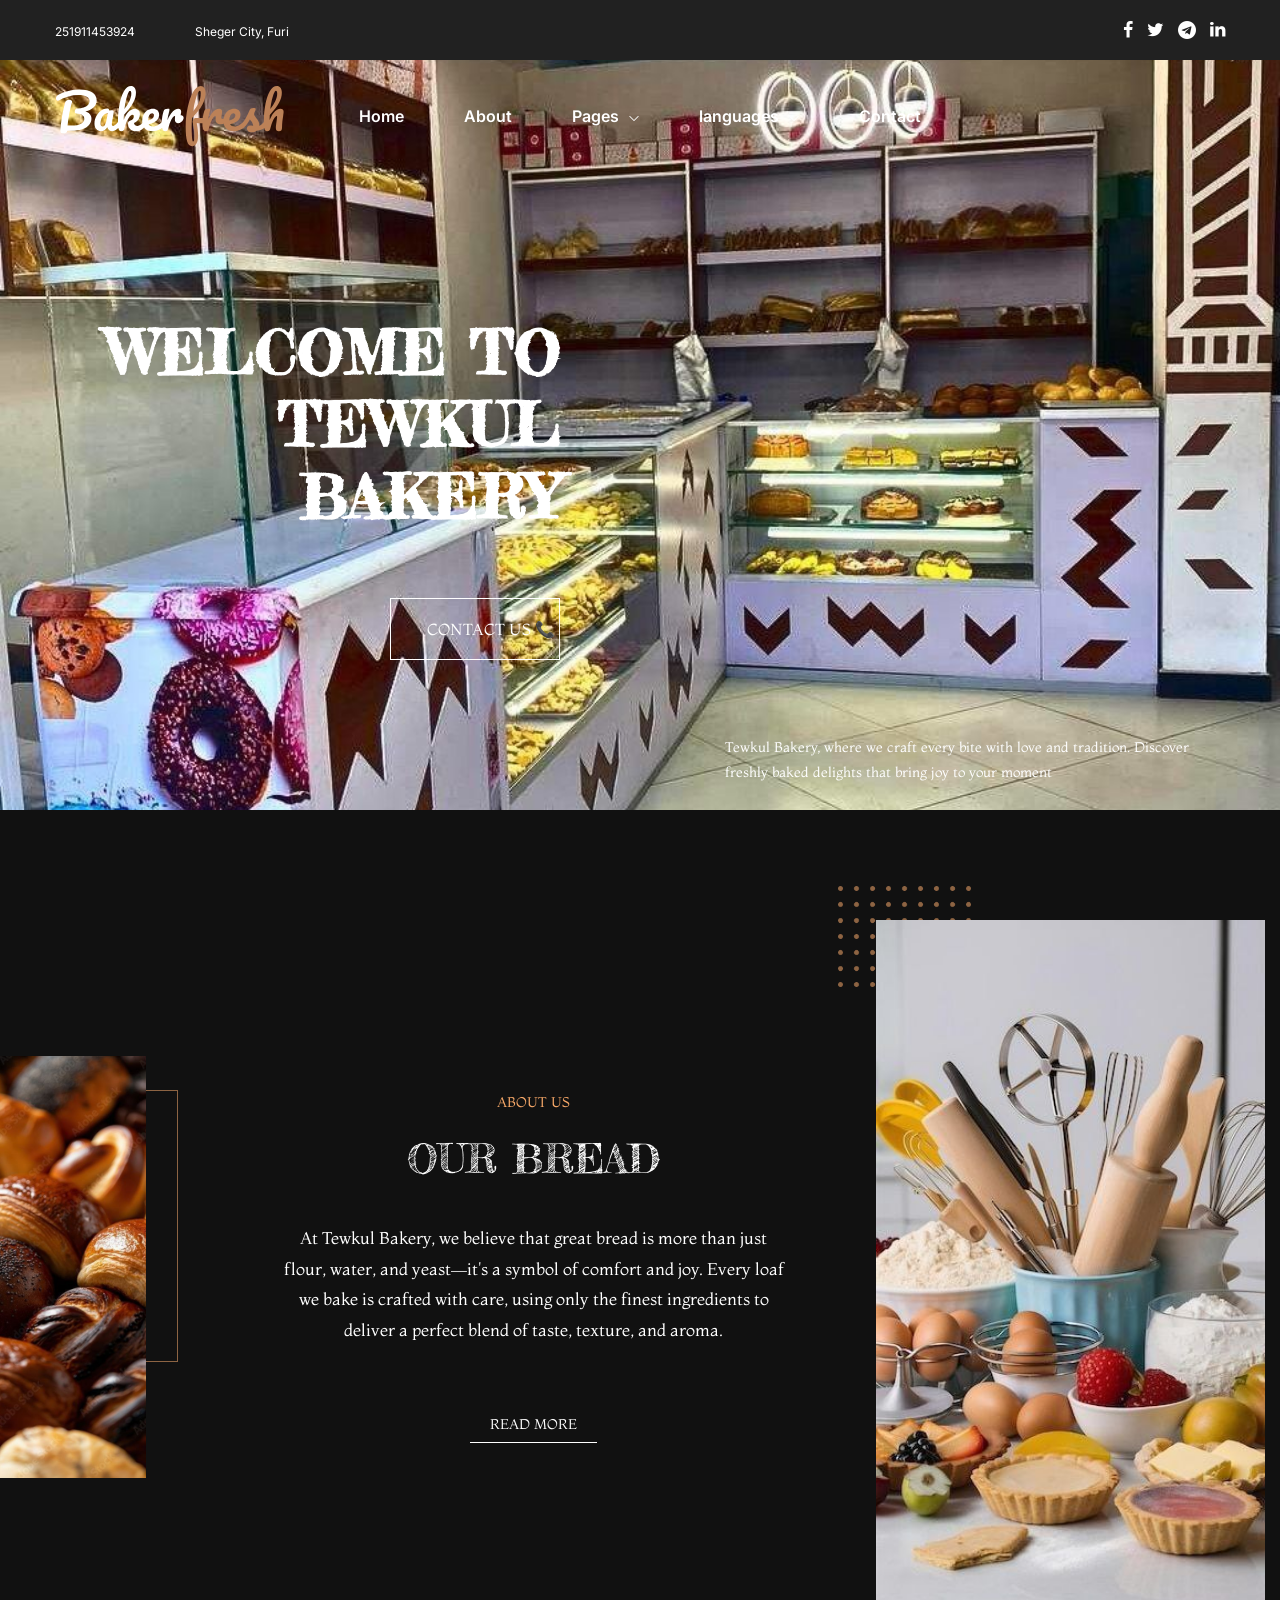
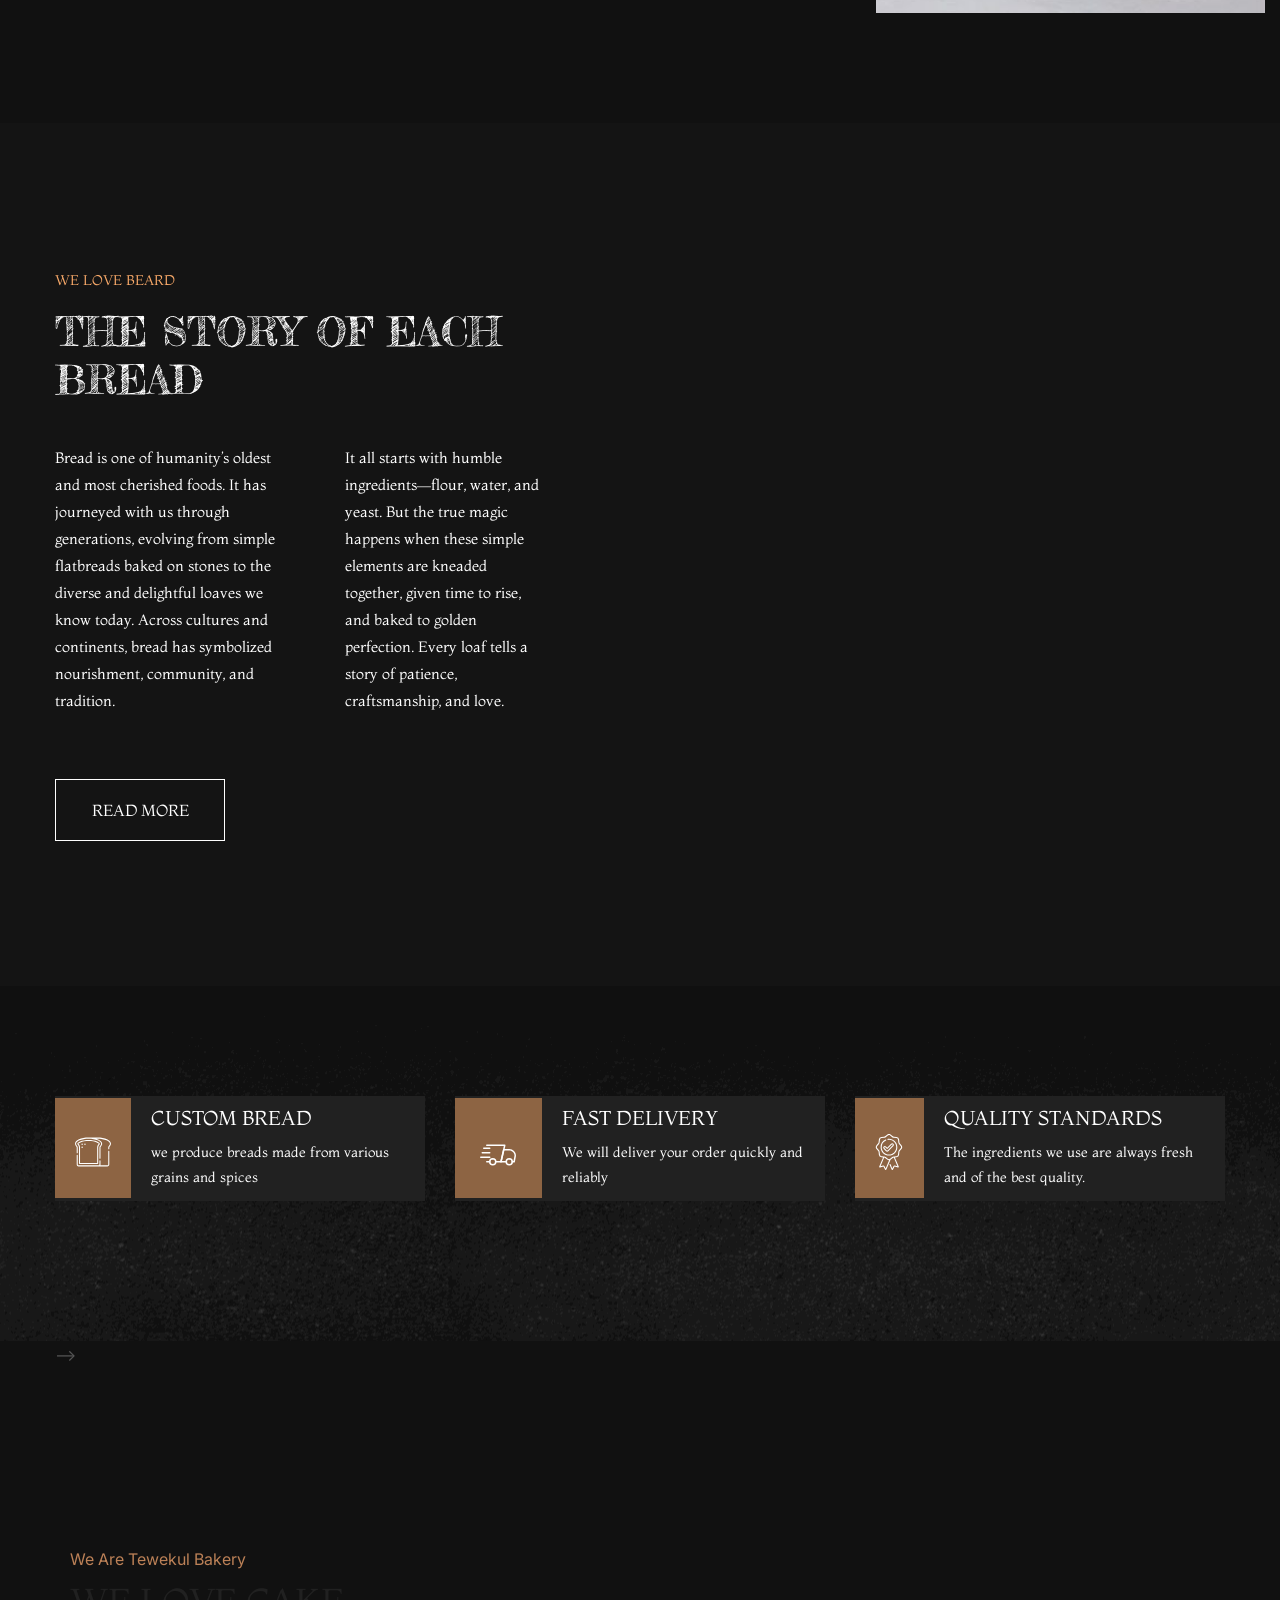
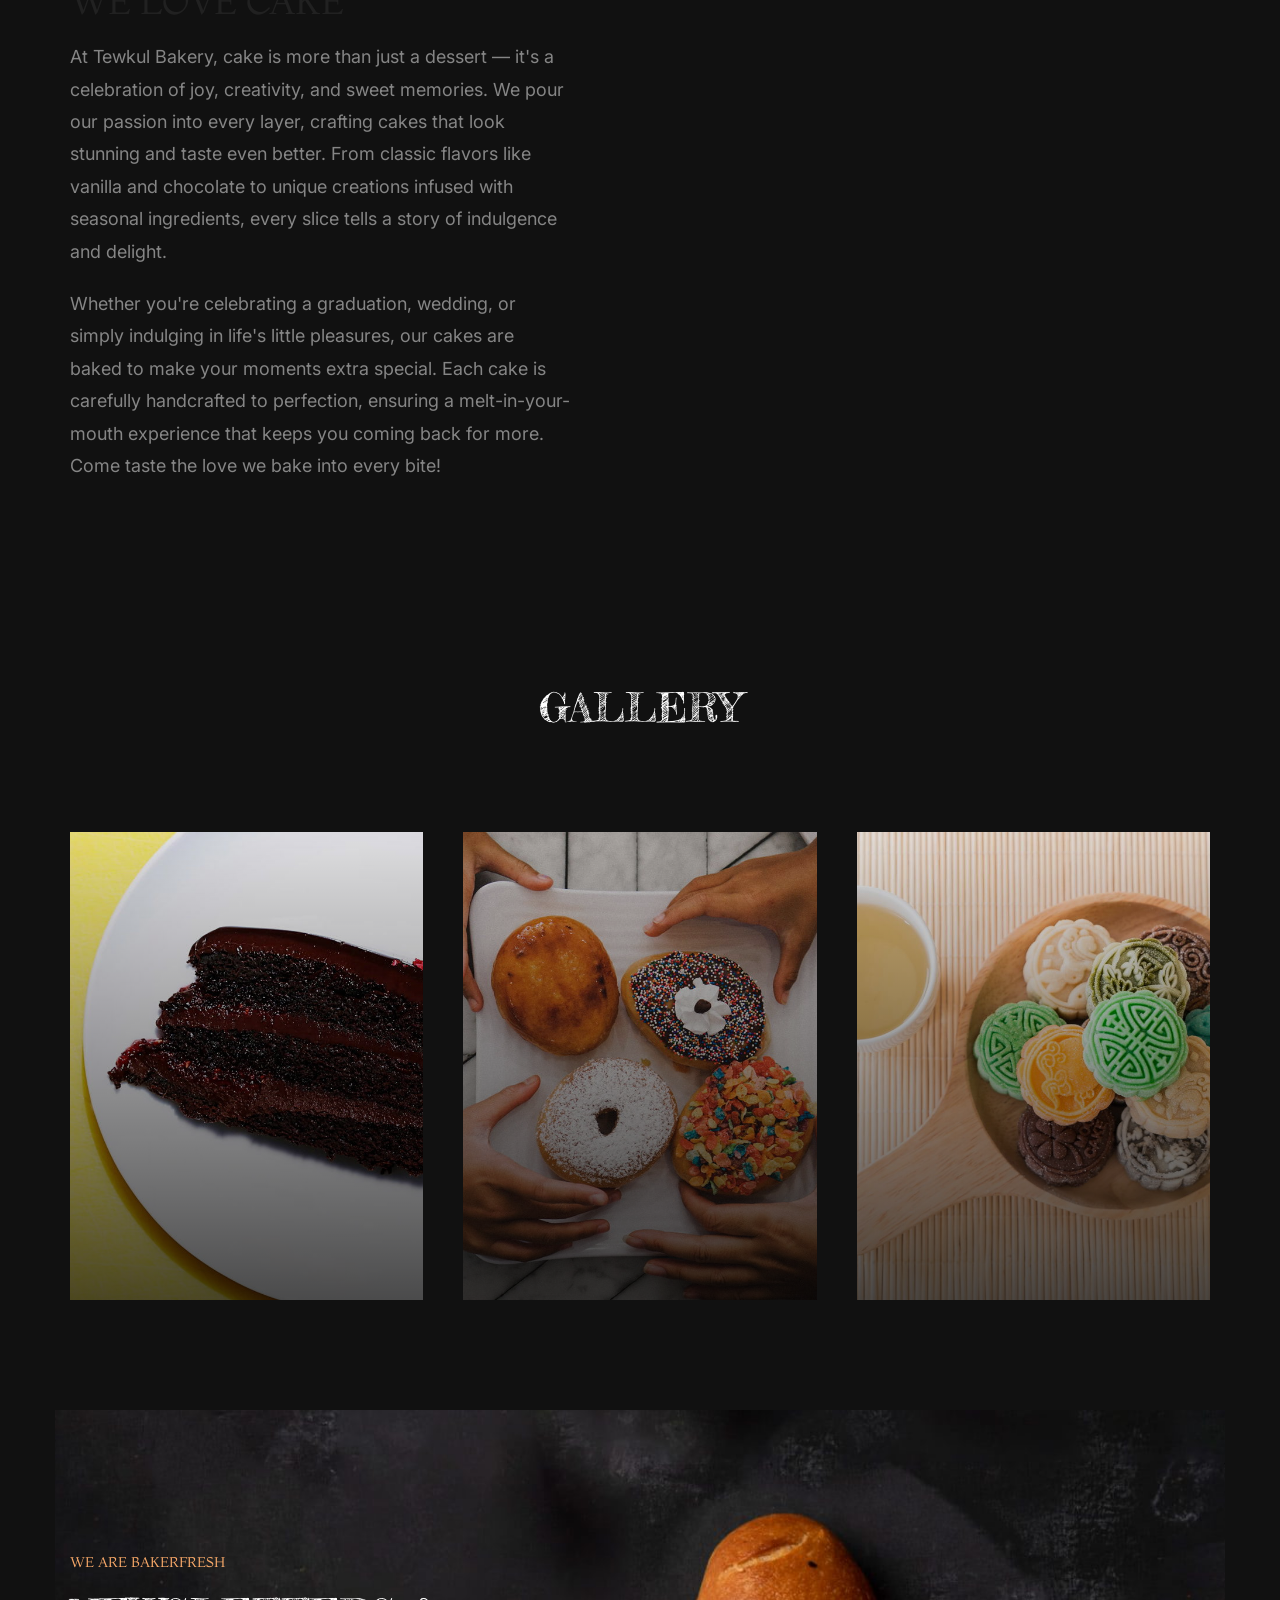
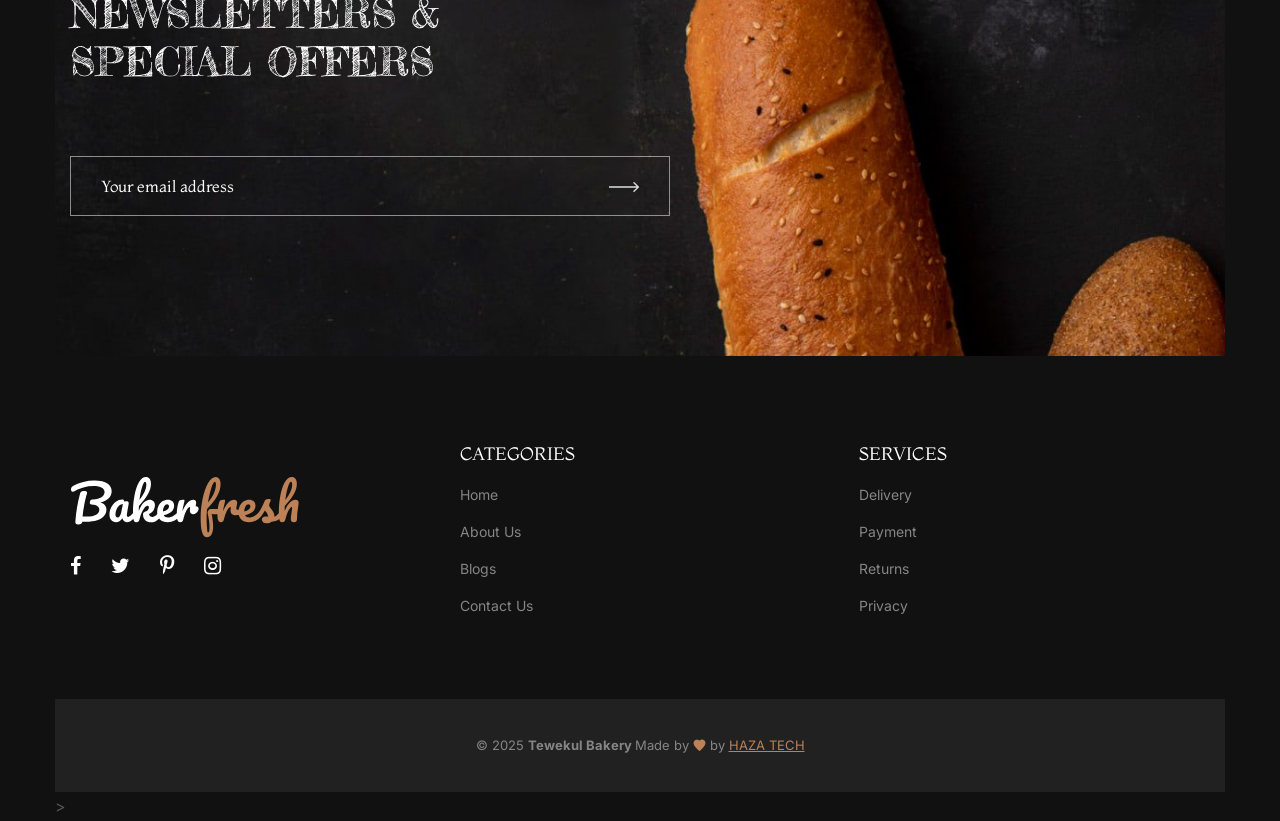
<file: index.html>
<!DOCTYPE html>
<html class="no-js" lang="en">


<head>
    <meta charset="utf-8">
    <meta http-equiv="x-ua-compatible" content="ie=edge">
    <title>Tewekul Bakery</title>
    <meta name="robots" content="noindex, follow" />
    <meta name="description" content="">
    <meta name="viewport" content="width=device-width, initial-scale=1, shrink-to-fit=no">
    <!-- Favicon -->
    <link rel="shortcut icon" type="image/x-icon" href="assets/images/tewkul/favicon.ico">

    <!-- CSS (Font, Vendor, Icon, Plugins & Style CSS files) -->

    <!-- Font CSS -->
    <link rel="preconnect" href="https://fonts.googleapis.com/">
    <link rel="preconnect" href="https://fonts.gstatic.com/" crossorigin>
    <link href="https://fonts.googleapis.com/css2?family=Allura&amp;family=Handlee&amp;family=Inter:wght@300;400;500;600;700&amp;family=Comfortaa:wght@300;400;500;600;700&amp;family=Montaga&amp;family=Pacifico&amp;family=Fredericka+the+Great&amp;family=Playfair+Display:ital,wght@0,400;0,500;0,600;0,700;0,800;0,900;1,400;1,500;1,600;1,700;1,800;1,900&amp;family=Yellowtail&amp;display=swap" rel="stylesheet">

    <!-- Vendor CSS (Bootstrap & Icon Font) -->
    <link rel="stylesheet" href="assets/css/vendor/bootstrap.min.css">
    <link rel="stylesheet" href="assets/css/vendor/lastudioicons.css">
    <link rel="stylesheet" href="assets/css/vendor/dliconoutline.css">

    <!-- Plugins CSS (All Plugins Files) -->
    <link rel="stylesheet" href="assets/css/animate.min.css">
    <link rel="stylesheet" href="assets/css/swiper-bundle.min.css">
    <link rel="stylesheet" href="assets/css/ion.rangeSlider.min.css">
    <link rel="stylesheet" href="assets/css/lightgallery-bundle.min.css">
    <link rel="stylesheet" href="assets/css/magnific-popup.css">

    <!-- Style CSS -->
    <link rel="stylesheet" href="assets/css/style.css">

</head>

<body>

    <div class="header-seven">
        <!-- Header Top Start -->
        <div class="header-seven-top">
            <div class="container">
                <div class="row">
                    <div class="col-12">
                        <div class="header-seven-top-inner">
                            <ul class="header-seven-top-left">
                                <li><a href="+251911453924">251911453924</a></li>
                                <li class="d-none d-sm-block"><a href="contact.html">Sheger City, Furi</a></li>
                            </ul>


                            <div class="header-seven-top__social">
                                <a class="social-item " href="https://www.facebook.com/" target="_blank" rel="noopener"><i class="lastudioicon-b-facebook"></i></a>
                                <a class="social-item" href="https://www.twitter.com/" target="_blank" rel="noopener"><i class="lastudioicon-b-twitter"></i></a>
                                <a class="social-item" href="https://www.youtube.com/" target="_blank" rel="noopener"><i class="lastudioicon-b-telegram"></i></a>
                                <a class="social-item" href="https://www.linkedin.com/" target="_blank" rel="noopener"><i class="lastudioicon-b-linkedin"></i></a>
                            </div>
                        </div>
                    </div>
                </div>
            </div>
        </div>
        <!-- Header Top End -->

        <!-- Header Start -->
        <div class="header-section header-transparent header-sticky">
            <div class="container position-relative">

                <div class="row align-items-center">
                    <div class="col-lg-3 col-xl-3 col-7">
                        <!-- Header Logo Start -->
                        <div class="header-logo">
                            <a href="index.html">
                                <img class="white-logo" src="assets/images/logo-white.svg" width="229" height="62" alt="Logo">
                            </a>
                        </div>
                        <!-- Header Logo End -->
                    </div>
                    <div class="col-lg-7 col-xl-6 d-none d-lg-block">
                        <!-- Header Menu Start -->
                        <div class="header-menu">
                            <ul class="header-primary-menu d-flex justify-content-center">
                                <li><a class="menu-item-link" href="index.html" data-en="Home" data-am="መነሻ"><span>Home</span></a></li>
                               <li><a class="menu-item-link" href="about.html" data-en="About" data-am="ስለ እኛ"><span>About Us</span></a></li>
                                <li><a class="menu-item-link" href="#"  data-en="Pages" data-am="ገፆች"><span>Pages</span></a>
                                    <ul class="sub-menu">
                                        <li><a class="sub-item-link" href="faq.html" data-en="FAQs" data-am="ተደጋጋሚ ጥያቄዋች" ><span>FAQs</span></a></li>
                                        <li><a class="sub-item-link" href="blog.html " data-en="Blogs" data-am="ብሎግ"><span>Blogs</span></a></li>
                                    </ul>
                                </li>
                                <li><a class="menu-item-link" data-en="languages" data-am="ቋንቋ"  href="#"><span>languages</span></a>
                                    <ul class="sub-menu" id="language-switcher">
                                       <li> <a onclick="changeLanguage('en')" class="sub-item-link" data-en="English" data-am="ኢንግሊዘኛ"><span>English</span></a></li>
                                       <li> <a onclick="changeLanguage('am')"class="sub-item-link " data-en="Amharic" data-am="አማርኛ"><span>Amharic</span></a></li>
                                    </ul>
                                <li><a class="menu-item-link" href="contact.html" data-en="Contact" data-am="ያግኙን"><span>Contact</span></a></li>
                            </ul>
                        </div>
                        <!-- Header Menu End -->
                    </div>
                    <div class="col-lg-2 col-xl-3 col-5">
                        <!-- Header Meta Start -->
                        <div class="header-meta">
                            <ul class="header-meta__action d-flex justify-content-end">
                                
                                <li class="d-lg-none">
                                    <button class="action" data-bs-toggle="offcanvas" data-bs-target="#offcanvasMenu"><i class="lastudioicon-menu-8-1"></i></button>
                                </li>
                            </ul>
                        </div>
                        <!-- Header Meta End -->
                    </div>
                </div>

            </div>
        </div>
        <!-- Header End -->

    </div>

    <!-- Search Start  -->
    <div class="search-popup position-fixed top-0 start-0 w-100 h-100 d-flex align-items-center justify-content-center p-6 bg-black bg-opacity-75">
        <div class="search-popup__form position-relative">
            <form action="#">
                <input class="search-popup__field border-0 border-bottom bg-transparent text-white w-100 tra py-3" type="text" placeholder="Search…">
                <button class="search-popup__icon text-white border-0 bg-transparent position-absolute top-50 end-0 translate-middle-y"><i class="lastudioicon-zoom-1"></i></button>
            </form>
        </div>
        <button class="search-popup__close position-absolute top-0 end-0 m-8 p-3 lh-1 border-0 text-white fs-4"><i class="lastudioicon-e-remove"></i></button>
    </div>
    <!-- Search End -->

    <!-- offcanvas Menu Start -->
    <div class="offcanvas offcanvas-end offcanvas-menu bg-secondary" id="offcanvasMenu">
        <div class="offcanvas-header justify-content-end">
            <button type="button" class="btn-close text-white" data-bs-dismiss="offcanvas"><i class="lastudioicon-e-remove"></i></button>
        </div>
        <div class="offcanvas-body">
            <ul class="mobile-primary-menu">
                <li><a class="menu-item-link" href="index.html" data-en="Home" data-am="መነሻ" ><span>Home</span></a></li>
                <li><a class="menu-item-link" href="about.html" data-en="About" data-am="ስለ እኛ"><span>About</span></a></li>
                <li><a class="menu-item-link" data-en="languages" data-am="ቋንቋ"  href="#"><span>languages</span></a>
                    <ul class="sub-menu" id="language-switcher">
                       <li> <a onclick="changeLanguage('en')" class="sub-item-link" data-en="English" data-am="ኢንግሊዘኛ"><span>English</span></a></li>
                       <li> <a onclick="changeLanguage('am')"class="sub-item-link " data-en="Amharic" data-am="አማርኛ"><span>Amharic</span></a></li>
                    </ul></li>
                <li><a class="menu-item-link" href="#" data-en="Pages" data-am="ገፆች"><span>Pages</span></a>
                    <ul class="sub-menu">
                        <li><a class="sub-item-link" href="faq.html" data-en="FAQs" data-am="ተደጋጋሚ ጥያቄዋች"><span>FAQs</span></a></li>
                        <li><a class="sub-item-link" href="blog.html" data-en="Blog" data-am="ብሎግ"><span>Blog</span></a></li>
                        
                    </ul>
                </li>
                
                <li><a class="menu-item-link" href="contact.html" data-en="Contact" data-am="ያግኙን"><span>Contact</span></a></li>
            </ul>
            <ul class="hotline-wrapper offcanvas-hotline">
                <li>
                    <div class="hotline">
                        <i class="lastudioicon lastudioicon-support248"></i>
                        <div class="hotline-content">
                            <span class="hotline-text">Hotline</span>
                            <a class="hotline-link" href="tel:0123456789">251911453924</a>
                        </div>
                    </div>
                </li>
                <li>
                    <div class="hotline">
                        <i class="lastudioicon lastudioicon-pin-check"></i>
                        <div class="hotline-content">
                            <span class="hotline-text" >Store Location</span>
                            <a class="hotline-link" href="#/">Sheger City, Furi</a>
                        </div>
                    </div>
                </li>
            </ul>
        </div>
    </div>
    <!-- offcanvas Menu End -->

 <!-- Slider Section Strat -->
    <div class="slider-section-seven slider-active overflow-hidden">
        <div class="swiper">
            <div class="swiper-wrapper">
                <!-- Single Slider Start -->
                <div class="swiper-slide single-slider-07 animation-style-07 movearea" style="background-image: url(assets/images/tewkul/home.jpg);">
                    <!-- <div class="image movex">
                        <img class="img-center" src="assets/images/slider/slider-7-01.png" alt="Slider-Image">
                    </div> -->
                    <div class="slider-content-07 container">
                        <div class="row align-items-end">
                            <div class="col-12 col-sm-6 text-center text-sm-end pe-lg-16">
                                <h1 style=" font-weight: bold;" class="slider-content-07__title" data-en="Welcome to Tewkul Bakery" data-am="እንኳን ወደ ተውኩል ዳቦ ቤት በደህና መጡ! " >Bread that <br>makes Friends</h1>
                                <a class="slider-content-07__btn btn slider-btn-01" href="contact.html"  data-en="Contact Us 📞" data-am=" ያግኙን 📞">Contact Us 📞</a>
                            </div>
                            <div class="col-12 col-sm-6">
                                <p class="slider-content-07__text"  data-en="Tewkul Bakery, where we craft every bite with love and tradition. Discover freshly baked delights that bring joy to your moment" data-am="ትኩስ እና ጣፋጭ ዳቦዎችን፣ ኬኮች እና ሌሎች የዳቦ መጋገሪያ ምርቶችን እናቀርባለን።  እኛን ይጎብኙን እና ጣፋጭ ምግባችንን ይሞክሩ!" >
                                    ትኩስ እና ጣፋጭ ዳቦዎችን፣ ኬኮች እና ሌሎች የዳቦ መጋገሪያ ምርቶችን እናቀርባለን።  እኛን ይጎብኙን እና ጣፋጭ ምግባችንን ይሞክሩ!
                                    </p>
                            </div>
                            </div>
                    </div>
                </div></div></div></div>
    <!-- About Section Start -->
    <div class="bg-dark-two">
        <div class="container custom-container-two about-two section-padding-03 movearea">
            <div class="about-two_left order-1">
                <img class="about-two_left__image" src="assets/images/tewkul/adobe.jpg" alt="About-Image">
                <span class="about-two_left__border"></span>
            </div>
            <div class="about-two_center order-3 order-md-2">
                <span class="about-two_subtitle" data-en="About Us" data-am="ስለ ተውኩል ዳቦ ቤት">About Us</span>
                <h2 class="about-two_title" data-en="Our Bread" data-am="የጣዕም እና የጥራት ዋስትና!">Our Bread</h2>
                <p class="about-two_text" data-en="At Tewkul Bakery, we believe that great bread is more than just flour, water, and yeast—it's a symbol of comfort and joy. Every loaf we bake is crafted with care, using only the finest ingredients to deliver a perfect blend of taste, texture, and aroma." data-am="በተውኩል ዳቦ ቤት፣ ትኩስ እና ጣፋጭ የዳቦ መጋገሪያ ምርቶችን በተመጣጣኝ ዋጋ ያገኛሉ።  ለቁርስ፣ ለምሳ ወይም ለእራት የሚሆን ጣፋጭ ነገር እየፈለጉ ከሆነ፣ እኛን ይጎብኙን!">At Tewkul Bakery, we believe that great bread is more than just flour, water, and yeast—it's a symbol of comfort and joy. Every loaf we bake is crafted with care, using only the finest ingredients to deliver a perfect blend of taste, texture, and aroma.,</p>
                <a href="about.html" class="about-two_more">Read More</a>
            </div>
            <div class="about-two_right order-2 order-md-3">
                <img src="assets/images/tewkul/egg.jpg" alt="About-Image" class="about-two_right__image">
                <img src="assets/images/shape/shape-06.png" alt="About-Shape" class="about-two_right__shape moveall">
            </div>
        </div>
    </div>
    <!-- About Section End -->

         

    <!-- Story Section Start -->
    <div class="bg-dark-two story-bg" data-bg-image="assets/images/bg/story-bg.jpg">
        <div class="container">
            <div class="row">
                <div class="col-12">
                    <div class="story-bg_inner">
                        <!-- Section Title Strat -->
                        <div class="section-title-07">
                            <span class="section-title-07__subtitle" data-en="We love Beard" data-am="We love Beard">We love Beard</span>
                            <h5 class="section-title-07__title" data-en="the story of each bread" data-am="የዳቦ ታሪክ በአጭሩ">the story of each bread</h5>
                        </div>
                        <!-- Section Title End -->
                        <p class="story-bg_text-one" data-en="Bread is one of humanity’s oldest and most cherished foods. It has journeyed with us through generations, evolving from simple flatbreads baked on stones to the diverse and delightful loaves we know today. Across cultures and continents, bread has symbolized nourishment, community, and tradition." data-am="ዳቦ፣ ከጥንት ጀምሮ የሰው ልጅ ምግብ ውስጥ ዋነኛው አካል ነው።  የዳቦ ታሪክ ከስንዴ እርሻ እና ከእህል መፍጨት ጋር የተያያዘ ነው።  የመጀመሪያዎቹ ዳቦዎች ያልቦካ ሊጥ ነበሩ፣  ውሃ እና ዱቄት ብቻ ተቀላቅለው የሚጋገሩ።  ይሁን እንጂ፣ ከጊዜ በኋላ ሰዎች እርሾን በመጠቀም ዳቦን ማፍላት ጀመሩ፣ ይህም ለዳቦው ለስላሳ እና ቀላል ሸካራነት እንዲኖረው አድርጓል።">Amet minim mollit non deserunt ullamco est sit aliqua dolor do amet sint. Velit officia consequat duis enim velit mollit. Exercitation veniam consequat sunt nostrud amet.</p>
                        <p class="story-bg_text-two" data-en="It all starts with humble ingredients—flour, water, and yeast. But the true magic happens when these simple elements are kneaded together, given time to rise, and baked to golden perfection. Every loaf tells a story of patience, craftsmanship, and love." data-am="ዳቦ በዓለም ዙሪያ ባሉ ባህሎች ውስጥ ትልቅ ቦታ ይይዛል።  በብዙ ባሕሎች፣ ዳቦ የዕለት ተዕለት ምግብ ብቻ ሳይሆን፣  የተለያዩ ሃይማኖታዊ ሥርዓቶችና በዓላት ላይም ይውላል።  ለምሳሌ፣ በኢትዮጵያ፣  እንጀራ  ከዳቦ ጋር የሚመሳሰልና  በተለያዩ ምግቦች የሚቀርብ  ባህላዊ ምግብ ነው።">Amet minim mollit non deserunt ullamco est sit aliqua dolor do amet sint. Velit officia consequat duis enim velit mollit.</p>
                        <a class="slider-content-07__btn btn story-bg_btn" href="about.html" >Read More</a>
                    </div>
                </div>
            </div>
        </div>
    </div>
    <!-- Story Section End -->

    <!-- Call To Action Three Section Start -->
    <div class="bg-dark-two section-padding-03" data-bg-image="assets/images/bg/category-three-bg.png">
        <div class="container">
            <div class="row row-cols-xl-3 row-cols-lg-2 row-cols-md-2 row-cols-1 mb-n30">
                <div class="col mb-30">
                    <!-- Single Call To Actio 03 Start -->
                    <a href="contact.html" class="callto-action-03">
                        <span class="callto-action-03_icon">
                            <svg xmlns="http://www.w3.org/2000/svg" width="63" height="63" fill="none" viewBox="0 0 63 63"><path fill="currentColor" d="M39.206 6.34H23.794C10.45 6.34 0 11.111 0 17.205c0 1.636.732 3.194 2.177 4.634.512.508.806 1.234.806 1.992v9.07a.923.923 0 0 0 1.845 0v-9.07c0-1.246-.492-2.45-1.35-3.301-1.083-1.08-1.632-2.198-1.632-3.325 0-2.233 2.239-4.488 6.144-6.185 4.206-1.829 9.818-2.836 15.804-2.836 5.985 0 11.597 1.007 15.803 2.836 3.905 1.697 6.144 3.952 6.144 6.185 0 1.127-.55 2.246-1.632 3.324-.858.852-1.35 2.056-1.35 3.302v18.644a.923.923 0 1 0 1.846 0V23.832c0-.758.293-1.484.806-1.993 1.444-1.438 2.176-2.997 2.176-4.633 0-3.8-4.063-7.085-10.357-9.021h1.976c5.985 0 11.598 1.007 15.804 2.836 3.905 1.697 6.144 3.952 6.144 6.185 0 1.127-.55 2.246-1.632 3.324-.858.852-1.35 2.056-1.35 3.302v1.995a.923.923 0 0 0 1.845 0v-1.995c0-.758.294-1.484.806-1.993C62.269 20.4 63 18.842 63 17.206c0-6.094-10.451-10.867-23.794-10.867z"></path><path fill="currentColor" d="M59.094 29.224a.923.923 0 0 0-.923.922v23.106c0 .862-.701 1.563-1.563 1.563H44.223c.243-.468.381-1 .381-1.563v-6.457a.923.923 0 1 0-1.846 0v6.457c0 .862-.701 1.563-1.563 1.563H6.392a1.565 1.565 0 0 1-1.564-1.563v-16.03a.923.923 0 1 0-1.846 0v16.03c0 1.88 1.53 3.409 3.41 3.409h50.216c1.88 0 3.41-1.53 3.41-3.409V30.146a.923.923 0 0 0-.924-.922z"></path><path fill="currentColor" d="M7.884 52.683h31.82c.51 0 .923-.413.923-.923V23.831c0-1.808.72-3.562 1.978-4.812.458-.456 1.005-1.14 1.005-1.813 0-1.053-1.504-2.77-4.862-4.23-3.887-1.69-9.338-2.66-14.954-2.66-5.617 0-11.068.97-14.954 2.66-3.36 1.46-4.862 3.176-4.862 4.23 0 .672.546 1.357 1.004 1.812 1.258 1.25 1.979 3.005 1.979 4.813v27.93c0 .509.413.922.923.922zm-1.6-34.973a2.802 2.802 0 0 1-.418-.506c.238-.391 1.208-1.448 3.71-2.536 3.663-1.592 8.845-2.506 14.218-2.506 5.372 0 10.555.914 14.218 2.506 2.501 1.088 3.471 2.145 3.71 2.537a2.805 2.805 0 0 1-.419.505c-1.603 1.594-2.522 3.825-2.522 6.121v27.006H8.806V23.831c0-2.296-.92-4.527-2.522-6.121z"></path><path fill="currentColor" d="M12.483 24.29a1.243 1.243 0 1 0 0-2.485 1.243 1.243 0 0 0 0 2.486zm0-4.971a1.243 1.243 0 1 0 0-2.486 1.243 1.243 0 0 0 0 2.486zm4.971 0a1.243 1.243 0 1 0 0-2.486 1.243 1.243 0 0 0 0 2.486z"></path></svg>
                        </span>
                        <div class="callto-action-03_content">
                            <h6 class="callto-action-03__title" data-en="custom bread" data-am="የትዕዛዝ ዳቦ አቅርቦት">custom bread</h6>
                            <p class="callto-action-03__text" data-en=" we produce breads made from various grains and spices" data-am="ከነጭ ዳቦ እስከ ሙሉ እህል ዳቦ፣ ከተለያዩ የእህል ዓይነቶችና ቅመሞች የተሰሩ ዳቦዎችን እናመርታለን።">Amet minim mollit non deserunt</p>
                        </div>
                    </a>
                    <!-- Single Call To Actio 03 End -->
                </div>
                <div class="col mb-30">
                    <!-- Single Call To Actio 03 Start -->
                    <a href="contact.html" class="callto-action-03">
                        <span class="callto-action-03_icon">
                            <svg xmlns="http://www.w3.org/2000/svg" width="63" height="63" fill="none" viewBox="0 0 63 63"><g fill="currentColor"><path d="M17.063 49.875h-5.25a1.313 1.313 0 0 1 0-2.625h5.25a1.313 1.313 0 0 1 0 2.625zm42.657 0h-3.282a1.313 1.313 0 0 1 0-2.625h2.192l1.77-9.43c-.024-4.824-4.146-8.945-9.212-8.945H42.57L38.394 47.25h7.544a1.313 1.313 0 0 1 0 2.625H36.75a1.313 1.313 0 0 1-1.28-1.602l4.772-21a1.311 1.311 0 0 1 1.28-1.023h9.666c6.513 0 11.813 5.3 11.813 11.812l-1.993 10.742a1.309 1.309 0 0 1-1.289 1.07z"></path><path d="M51.188 55.125a6.57 6.57 0 0 1-6.563-6.563A6.57 6.57 0 0 1 51.188 42a6.57 6.57 0 0 1 6.562 6.562 6.57 6.57 0 0 1-6.563 6.563zm0-10.5a3.942 3.942 0 0 0-3.938 3.937 3.942 3.942 0 0 0 3.938 3.938 3.942 3.942 0 0 0 3.937-3.938 3.942 3.942 0 0 0-3.938-3.937zm-28.875 10.5a6.57 6.57 0 0 1-6.563-6.563A6.57 6.57 0 0 1 22.313 42a6.57 6.57 0 0 1 6.562 6.562 6.57 6.57 0 0 1-6.563 6.563zm0-10.5a3.942 3.942 0 0 0-3.938 3.937 3.942 3.942 0 0 0 3.938 3.938 3.942 3.942 0 0 0 3.937-3.938 3.942 3.942 0 0 0-3.938-3.937zm-5.25-18.375h-10.5a1.313 1.313 0 0 1 0-2.625h10.5a1.313 1.313 0 0 1 0 2.625zm0 7.875H3.938a1.313 1.313 0 0 1 0-2.625h13.124a1.313 1.313 0 0 1 0 2.625zm0 7.875H1.313a1.313 1.313 0 0 1 0-2.625h15.75a1.313 1.313 0 0 1 0 2.625z"></path><path d="M36.75 49.875h-9.188a1.313 1.313 0 0 1 0-2.625h8.14L41.668 21H11.812a1.313 1.313 0 0 1 0-2.625h31.5a1.313 1.313 0 0 1 1.282 1.601L38.03 48.851a1.314 1.314 0 0 1-1.281 1.024z"></path></g></svg>
                        </span>
                        <div class="callto-action-03_content">
                            <h6 class="callto-action-03__title" data-en="Fast Delivery" data-am=" ፈጣን እና አስተማማኝ አገልግሎት"> Delivery</h6>
                            <p class="callto-action-03__text" data-en=" We will deliver your order quickly and reliably" data-am=" ትዕዛዝዎን በፍጥነት እና በአስተማማኝ ሁኔታ እናደርሳለን">Amet minim mollit non deserunt</p>
                        </div>
                    </a>
                    <!-- Single Call To Actio 03 End -->
                </div>
                <div class="col mb-30">
                    <!-- Single Call To Actio 03 Start -->
                    <a href="contact.html" class="callto-action-03">
                        <span class="callto-action-03_icon">
                            <svg xmlns="http://www.w3.org/2000/svg" width="63" height="63" fill="none" viewBox="0 0 63 63"><g fill="currentColor"><path d="M53.298 19.762l-2.958-3.588a3.175 3.175 0 0 1-.714-1.724l-.446-4.629a5.068 5.068 0 0 0-4.55-4.55L40 4.824a3.181 3.181 0 0 1-1.724-.714l-3.588-2.958a5.068 5.068 0 0 0-6.436 0L24.665 4.11a3.178 3.178 0 0 1-1.724.714l-4.629.445a5.069 5.069 0 0 0-4.55 4.551l-.446 4.63a3.182 3.182 0 0 1-.714 1.723l-2.958 3.588a5.068 5.068 0 0 0 0 6.436l2.958 3.588c.406.493.653 1.089.714 1.724l.445 4.63a5.069 5.069 0 0 0 4.551 4.55l2.83.272-6.723 16.065c-.182.438-.1.93.215 1.285.315.354.793.494 1.248.365l5.832-1.647a.053.053 0 0 1 .062.025l2.92 5.31a1.214 1.214 0 0 0 1.135.633 1.22 1.22 0 0 0 1.068-.75l7.098-16.962c.24-.138.472-.297.692-.478l3.589-2.958a3.173 3.173 0 0 1 1.578-.695l6.429 15.361-4.55-1.284a1.915 1.915 0 0 0-2.205.922l-2.278 4.142-3.018-7.212a.934.934 0 0 0-1.723.72l3.535 8.45c.185.435.593.72 1.066.744l.064.002c.447 0 .853-.239 1.07-.634l2.92-5.31a.054.054 0 0 1 .062-.026l5.832 1.647c.456.129.934-.011 1.249-.365.314-.355.397-.847.214-1.286L41.8 40.962l2.83-.273a5.068 5.068 0 0 0 4.55-4.55l.446-4.63c.06-.634.308-1.23.714-1.723l2.958-3.588a5.067 5.067 0 0 0 0-6.436zM25.69 60.296l-2.279-4.143a1.914 1.914 0 0 0-2.205-.921l-4.549 1.284 6.428-15.36a3.172 3.172 0 0 1 1.579.693l3.588 2.959a5.05 5.05 0 0 0 3.439 1.147L25.69 60.296zM51.856 25.01l-2.958 3.588a5.038 5.038 0 0 0-1.132 2.733l-.446 4.629a3.196 3.196 0 0 1-2.87 2.87l-4.066.392a.56.56 0 0 0-.048.004l-.515.05a5.04 5.04 0 0 0-2.733 1.132L33.5 43.366a3.196 3.196 0 0 1-4.059 0l-3.588-2.958a5.036 5.036 0 0 0-2.733-1.132l-.518-.05a.618.618 0 0 0-.042-.004l-4.07-.392a3.196 3.196 0 0 1-2.87-2.87l-.445-4.629a5.037 5.037 0 0 0-1.132-2.733l-2.958-3.588a3.196 3.196 0 0 1 0-4.06l2.958-3.588a5.037 5.037 0 0 0 1.132-2.733l.446-4.63a3.196 3.196 0 0 1 2.87-2.869l4.629-.446a5.04 5.04 0 0 0 2.733-1.132l3.588-2.957a3.186 3.186 0 0 1 2.03-.728c.72 0 1.44.243 2.029.728l3.588 2.957a5.037 5.037 0 0 0 2.733 1.132l4.63.446A3.196 3.196 0 0 1 47.32 10l.445 4.63a5.038 5.038 0 0 0 1.132 2.732l2.958 3.589a3.197 3.197 0 0 1 0 4.059z"></path><path d="M31.47 8.387c-.624 0-1.252.04-1.867.118a.934.934 0 0 0 .237 1.853 12.858 12.858 0 0 1 1.63-.103c7.017 0 12.726 5.709 12.726 12.726 0 7.017-5.71 12.725-12.726 12.725-7.017 0-12.726-5.709-12.726-12.726a12.75 12.75 0 0 1 7.519-11.615.934.934 0 1 0-.766-1.704 14.622 14.622 0 0 0-8.621 13.32c0 8.047 6.547 14.593 14.594 14.593s14.594-6.546 14.594-14.594c0-8.047-6.547-14.593-14.594-14.593z"></path><path d="M22.193 21.898a2.86 2.86 0 0 0 0 4.04l4.08 4.08a2.84 2.84 0 0 0 2.02.837 2.84 2.84 0 0 0 2.02-.837l8.907-8.907a2.86 2.86 0 0 0 0-4.04 2.86 2.86 0 0 0-4.04 0l-6.887 6.887-2.06-2.06a2.86 2.86 0 0 0-4.04 0zm6.1 4.316a.934.934 0 0 0 .66-.274l7.548-7.548A.99.99 0 0 1 37.9 19.79l-8.907 8.907a.982.982 0 0 1-.699.29.982.982 0 0 1-.699-.29l-4.08-4.08a.99.99 0 0 1 .699-1.687.98.98 0 0 1 .698.289l2.721 2.72a.935.935 0 0 0 .661.275z"></path></g></svg>
                        </span>
                        <div class="callto-action-03_content">
                            <h6 class="callto-action-03__title" data-en="Quality Standards" data-am=" የጥራት ደረጃዎች">Quality Standards</h6>
                            <p class="callto-action-03__text" data-en="The ingredients we use are always fresh and of the best quality." data-am=" የምንጠቀማቸው ግብዓቶች ሁልጊዜ ትኩስ እና ምርጥ ጥራት ያላቸው ናቸው።">Amet minim mollit non deserunt</p>
                        </div>
                    </a>
                    <!-- Single Call To Actio 03 End -->
                </div>
                <div class="col mb-30">
                   
                </div>
                <div class="col mb-30">
                    
                </div>
                <div class="col mb-30">
                    
                </div>
            </div>
        </div>
    </div>
    <!-- Call To Action Three Section End -->

    <!-- Product Section End -->
    <div class="bg-dark-two">

        <div class="container">
            <div class="row">
                <div class="col-12">
                    <!-- Section Title Strat -->
                    <!-- <div class="section-title-07 text-center">
                        <span class="section-title-07__subtitle" data-en="Our Menu" data-am="Our Menu">Our Menu</span>
                        <h5 class="section-title-07__title" data-en="What we have" data-am="What we have">What we have</h5>
                    </div> -->
                    <!-- Section Title End -->
                </div>
            </div>

            <!-- Product Tab Menu Strat -->
            <!-- <div class="product-tab-menu-two">
                <ul class="nav justify-content-center">
                    <li><button class="active" data-bs-toggle="tab" data-bs-target="#tab1" data-en="All" data-am="ሁሉም">Baguette</button></li>
                    <li><button data-bs-toggle="tab" data-bs-target="#tab2" data-en="Bread" data-am="ዳቦ">Breadstick</button></li>
                    <li><button data-bs-toggle="tab" data-bs-target="#tab3" data-en="Cake" data-am="ኬክ">Chillex</button></li>
                    <li><button data-bs-toggle="tab" data-bs-target="#tab4" data-en="Cookies" data-am="ኩኪስ">Pumpernickel</button></li>
                </ul>
            </div> -->
            <!-- Product Tab Menu End -->

            <!-- <div class="tab-content">
                <div class="tab-pane fade show active" id="tab1">
                    <div class="row row-cols-xl-4 row-cols-lg-3 row-cols-sm-2 row-cols-1">
                        <div class="col mb-60"> -->
                            <!-- Product Item Start -->
                            <!-- <div class="product-item product-item-08 text-center">
                                <div class="product-item__image" data-bg-image="assets/images/product/product-8-bg.png">
                                    <a class="item-img">
                                        <img src="assets/images/product/product-8-1.png" alt="Product">
                                    </a>
                            
                                </div>
                                <div class="product-item__content">
                                    <h5 class="product-item__title"><a href="single-product.html" data-en="Home" data-am="መነሻ">Sesame Buns</a></h5>
                                    <span class="product-item__price">$4.99</span>
                                </div>
                            </div> -->
                            <!-- Product Item End -->
                        <!-- </div>
                        <div class="col mb-60"> -->
                            <!-- Product Item Start -->
                            <!-- <div class="product-item product-item-08 text-center">
                                <div class="product-item__image" data-bg-image="assets/images/product/product-8-bg.png">
                                    <a class="item-img" href="single-product.html">
                                        <img src="assets/images/product/product-8-2.png" alt="Product">
                                    </a>
                
                                </div>
                                <div class="product-item__content">
                                    <h5 class="product-item__title"><a href="single-product.html" data-en="Home" data-am="መነሻ">French Bagel</a></h5>
                                    <span class="product-item__price">$3.40</span>
                                </div>
                            </div> -->
                            <!-- Product Item End -->
                        <!-- </div>
                        <div class="col mb-60"> -->
                            <!-- Product Item Start -->
                            <!-- <div class="product-item product-item-08 text-center">
                                <div class="product-item__image" data-bg-image="assets/images/product/product-8-bg.png">
                                    <a class="item-img" href="single-product.html">
                                        <img src="assets/images/product/product-8-3.png" alt="Product">
                                    </a>
                                   
                                </div>
                                <div class="product-item__content">
                                    <h5 class="product-item__title"><a href="single-product.html" data-en="Home" data-am="መነሻ">Square Bun</a></h5>
                                    <span class="product-item__price">$44.40</span>
                                </div>
                            </div> -->
                            <!-- Product Item End -->
                        <!-- </div>
                        <div class="col mb-60"> -->
                            <!-- Product Item Start -->
                            <!-- <div class="product-item product-item-08 text-center">
                                <div class="product-item__image" data-bg-image="assets/images/product/product-8-bg.png">
                                    <a class="item-img" href="single-product.html">
                                        <img src="assets/images/product/product-8-4.png" alt="Product">
                                    </a>
                                    
                                </div>
                                <div class="product-item__content">
                                    <h5 class="product-item__title"><a href="single-product.html" data-en="Home" data-am="መነሻ">Crunchy Loaf</a></h5>
                                    <span class="product-item__price">$56.40</span>
                                </div>
                            </div> -->
                            <!-- Product Item End -->
                        <!-- </div>
                        <div class="col mb-60"> -->
                            <!-- Product Item Start -->
                            <!-- <div class="product-item product-item-08 text-center">
                                <div class="product-item__image" data-bg-image="assets/images/product/product-8-bg.png">
                                    <a class="item-img" href="single-product.html">
                                        <img src="assets/images/product/product-8-5.png" alt="Product">
                                    </a>
                                    
                                </div>
                                <div class="product-item__content">
                                    <h5 class="product-item__title"><a href="single-product.html" data-en="Home" data-am="መነሻ">Rye Bread</a></h5>
                                    <span class="product-item__price">$33.50</span>
                                </div>
                            </div> -->
                            <!-- Product Item End -->
                        <!-- </div>
                        <div class="col mb-60"> -->
                            <!-- Product Item Start -->
                            <!-- <div class="product-item product-item-08 text-center">
                                <div class="product-item__image" data-bg-image="assets/images/product/product-8-bg.png">
                                    <a class="item-img" href="single-product.html">
                                        <img src="assets/images/product/product-8-6.png" alt="Product">
                                    </a>
                                    
                                </div>
                                <div class="product-item__content">
                                    <h5 class="product-item__title"><a href="single-product.html" data-en="Home" data-am="መነሻ">Poppy Bagel</a></h5>
                                    <span class="product-item__price">$10.30</span>
                                </div>
                            </div> -->
                            <!-- Product Item End -->
                        <!-- </div>
                        <div class="col mb-60"> -->
                            <!-- Product Item Start -->
                            <!-- <div class="product-item product-item-08 text-center">
                                <div class="product-item__image" data-bg-image="assets/images/product/product-8-bg.png">
                                    <a class="item-img" href="single-product.html">
                                        <img src="assets/images/product/product-8-7.png" alt="Product">
                                    </a>
                                    
                                </div>
                                <div class="product-item__content">
                                    <h5 class="product-item__title"><a href="single-product.html" data-en="Home" data-am="መነሻ">Baguette Bread</a></h5>
                                    <span class="product-item__price">$12.25</span>
                                </div>
                            </div> -->
                            <!-- Product Item End -->
                        <!-- </div>
                        <div class="col mb-60"> -->
                            <!-- Product Item Start -->
                            <!-- <div class="product-item product-item-08 text-center">
                                <div class="product-item__image" data-bg-image="assets/images/product/product-8-bg.png">
                                    <a class="item-img" href="single-product.html">
                                        <img src="assets/images/product/product-8-8.png" alt="Product">
                                    </a>
                                   
                                </div>
                                <div class="product-item__content">
                                    <h5 class="product-item__title"><a href="single-product.html" data-en="Home" data-am="መነሻ">French Bun</a></h5>
                                    <span class="product-item__price">$16.42</span>
                                </div>
                            </div> -->
                            <!-- Product Item End -->
                        <!-- </div>
                    </div>
                    <div class="row">
                        <div class="col-12 text-center">
                            <a href="shop.html" class="more-btn_two" data-en="Home" data-am="መነሻ">All Bread</a>
                        </div>
                    </div>
                </div>
                <div class="tab-pane fade" id="tab2">
                    <div class="row row-cols-xl-4 row-cols-lg-3 row-cols-sm-2 row-cols-1">
                        <div class="col mb-60"> -->
                            <!-- Product Item Start -->
                            <!-- <div class="product-item product-item-08 text-center">
                                <div class="product-item__image" data-bg-image="assets/images/product/product-8-bg.png">
                                    <a class="item-img" href="single-product.html">
                                        <img src="assets/images/product/product-8-1.png" alt="Product">
                                    </a>
                                
                                </div>
                                <div class="product-item__content">
                                    <h5 class="product-item__title"><a href="single-product.html" data-en="Home" data-am="መነሻ">Sesame Buns</a></h5>
                                    <span class="product-item__price">$4.99</span>
                                </div>
                            </div> -->
                            <!-- Product Item End -->
                        <!-- </div>
                        <div class="col mb-60"> -->
                            <!-- Product Item Start -->
                            <!-- <div class="product-item product-item-08 text-center">
                                <div class="product-item__image" data-bg-image="assets/images/product/product-8-bg.png">
                                    <a class="item-img" href="single-product.html">
                                        <img src="assets/images/product/product-8-4.png" alt="Product">
                                    </a>
                                    
                                </div>
                                <div class="product-item__content">
                                    <h5 class="product-item__title"><a href="single-product.html" data-en="Home" data-am="መነሻ" data-en="Home" data-am="መነሻ">Crunchy Loaf</a></h5>
                                    <span class="product-item__price">$56.40</span>
                                </div>
                            </div> -->
                            <!-- Product Item End -->
                        <!-- </div>
                        <div class="col mb-60"> -->
                            <!-- Product Item Start -->
                            <!-- <div class="product-item product-item-08 text-center">
                                <div class="product-item__image" data-bg-image="assets/images/product/product-8-bg.png">
                                    <a class="item-img" href="single-product.html">
                                        <img src="assets/images/product/product-8-2.png" alt="Product">
                                    </a> -->
                                    
                                <!-- </div>
                                <div class="product-item__content">
                                    <h5 class="product-item__title"><a href="single-product.html" data-en="Home" data-am="መነሻ">French Bagel</a></h5>
                                    <span class="product-item__price">$3.40</span>
                                </div>
                            </div> -->
                            <!-- Product Item End -->
                        <!-- </div>
                        <div class="col mb-60"> -->
                            <!-- Product Item Start -->
                            <!-- <div class="product-item product-item-08 text-center">
                                <div class="product-item__image" data-bg-image="assets/images/product/product-8-bg.png">
                                    <a class="item-img" href="single-product.html">
                                        <img src="assets/images/product/product-8-3.png" alt="Product">
                                    </a>
                                    
                                </div>
                                <div class="product-item__content">
                                    <h5 class="product-item__title"><a href="single-product.html" data-en="Home" data-am="መነሻ">Square Bun</a></h5>
                                    <span class="product-item__price">$44.40</span>
                                </div>
                            </div> -->
                            <!-- Product Item End -->
                        <!-- </div>
                        <div class="col mb-60"> -->
                            <!-- Product Item Start
                            <div class="product-item product-item-08 text-center">
                                <div class="product-item__image" data-bg-image="assets/images/product/product-8-bg.png">
                                    <a class="item-img" href="single-product.html">
                                        <img src="assets/images/product/product-8-5.png" alt="Product">
                                    </a>
                                    
                                </div>
                                <div class="product-item__content">
                                    <h5 class="product-item__title"><a href="single-product.html" data-en="Home" data-am="መነሻ">Rye Bread</a></h5>
                                    <span class="product-item__price">$33.50</span>
                                </div>
                            </div> -->
                            <!-- Product Item End -->
                        <!-- </div>
                        <div class="col mb-60"> -->
                            <!-- Product Item Start -->
                            <!-- <div class="product-item product-item-08 text-center">
                                <div class="product-item__image" data-bg-image="assets/images/product/product-8-bg.png">
                                    <a class="item-img" href="single-product.html">
                                        <img src="assets/images/product/product-8-7.png" alt="Product">
                                    </a>
                                    
                                </div>
                                <div class="product-item__content">
                                    <h5 class="product-item__title"><a href="single-product.html" data-en="Home" data-am="መነሻ">Baguette Bread</a></h5>
                                    <span class="product-item__price">$12.25</span>
                                </div>
                            </div> -->
                            <!-- Product Item End -->
                        <!-- </div>
                        <div class="col mb-60"> -->
                            <!-- Product Item Start -->
                            <!-- <div class="product-item product-item-08 text-center">
                                <div class="product-item__image" data-bg-image="assets/images/product/product-8-bg.png">
                                    <a class="item-img" href="single-product.html">
                                        <img src="assets/images/product/product-8-6.png" alt="Product">
                                    </a>
                                    
                                </div>
                                <div class="product-item__content">
                                    <h5 class="product-item__title"><a href="single-product.html" data-en="Home" data-am="መነሻ">Poppy Bagel</a></h5>
                                    <span class="product-item__price">$10.30</span>
                                </div>
                            </div> -->
                            <!-- Product Item End -->
                        <!-- </div>
                        <div class="col mb-60"> -->
                            <!-- Product Item Start -->
                            <!-- <div class="product-item product-item-08 text-center">
                                <div class="product-item__image" data-bg-image="assets/images/product/product-8-bg.png">
                                    <a class="item-img" href="single-product.html">
                                        <img src="assets/images/product/product-8-8.png" alt="Product">
                                    </a>
                                    <ul class="product-item__meta meta-middle">
                                        <li class="product-item__meta-round">
                                            <a class="shadow-1 labtn-icon-quickview" href="#" data-bs-tooltip="tooltip" data-bs-placement="top" title="Quick View" data-bs-toggle="modal" data-bs-target="#exampleProductModal"></a>
                                        </li>
                                        <li class="product-item__meta-round">
                                            <a class="shadow-1 labtn-icon-cart" href="#" data-bs-tooltip="tooltip" data-bs-placement="top" title="Add to Cart" data-bs-toggle="modal" data-bs-target="#modalCart"></a>
                                        </li>
                                        <li class="product-item__meta-round">
                                            <a class="shadow-1 labtn-icon-wishlist" href="#" data-bs-tooltip="tooltip" data-bs-placement="top" title="Add to wishlist" data-bs-toggle="modal" data-bs-target="#modalWishlist"></a>
                                        </li>
                                        <li class="product-item__meta-round">
                                            <a class="shadow-1 labtn-icon-compare" href="#" data-bs-tooltip="tooltip" data-bs-placement="top" title="Add to compare" data-bs-toggle="modal" data-bs-target="#modalCompare"></a>
                                        </li>
                                    </ul>
                                </div>
                                <div class="product-item__content">
                                    <h5 class="product-item__title"><a href="single-product.html" data-en="Home" data-am="መነሻ">French Bun</a></h5>
                                    <span class="product-item__price">$16.42</span>
                                </div>
                            </div> -->
                            <!-- Product Item End -->
                        <!-- </div>
                    </div>
                    <div class="row">
                        <div class="col-12 text-center">
                            <a href="shop.html" class="more-btn_two">All Bread</a>
                        </div>
                    </div>
                </div>
                <div class="tab-pane fade" id="tab3">
                    <div class="row row-cols-xl-4 row-cols-lg-3 row-cols-sm-2 row-cols-1">
                        <div class="col mb-60"> -->
                            <!-- Product Item Start -->
                            <!-- <div class="product-item product-item-08 text-center">
                                <div class="product-item__image" data-bg-image="assets/images/product/product-8-bg.png">
                                    <a class="item-img" href="single-product.html">
                                        <img src="assets/images/product/product-8-5.png" alt="Product">
                                    </a>
                                    <ul class="product-item__meta meta-middle">
                                        <li class="product-item__meta-round">
                                            <a class="shadow-1 labtn-icon-quickview" href="#" data-bs-tooltip="tooltip" data-bs-placement="top" title="Quick View" data-bs-toggle="modal" data-bs-target="#exampleProductModal"></a>
                                        </li>
                                        <li class="product-item__meta-round">
                                            <a class="shadow-1 labtn-icon-cart" href="#" data-bs-tooltip="tooltip" data-bs-placement="top" title="Add to Cart" data-bs-toggle="modal" data-bs-target="#modalCart"></a>
                                        </li>
                                        <li class="product-item__meta-round">
                                            <a class="shadow-1 labtn-icon-wishlist" href="#" data-bs-tooltip="tooltip" data-bs-placement="top" title="Add to wishlist" data-bs-toggle="modal" data-bs-target="#modalWishlist"></a>
                                        </li>
                                        <li class="product-item__meta-round">
                                            <a class="shadow-1 labtn-icon-compare" href="#" data-bs-tooltip="tooltip" data-bs-placement="top" title="Add to compare" data-bs-toggle="modal" data-bs-target="#modalCompare"></a>
                                        </li>
                                    </ul> -->
                                <!-- </div>
                                <div class="product-item__content">
                                    <h5 class="product-item__title"><a href="single-product.html" data-en="Home" data-am="መነሻ">Rye Bread</a></h5>
                                    <span class="product-item__price">$33.50</span>
                                </div>
                            </div> -->
                            <!-- Product Item End -->
                        <!-- </div>
                        <div class="col mb-60"> -->
                            <!-- Product Item Start -->
                            <!-- <div class="product-item product-item-08 text-center">
                                <div class="product-item__image" data-bg-image="assets/images/product/product-8-bg.png">
                                    <a class="item-img" href="single-product.html">
                                        <img src="assets/images/product/product-8-2.png" alt="Product">
                                    </a>
                                    <ul class="product-item__meta meta-middle">
                                        <li class="product-item__meta-round">
                                            <a class="shadow-1 labtn-icon-quickview" href="#" data-bs-tooltip="tooltip" data-bs-placement="top" title="Quick View" data-bs-toggle="modal" data-bs-target="#exampleProductModal"></a>
                                        </li> -->
                                        <!-- <li class="product-item__meta-round">
                                            <a class="shadow-1 labtn-icon-cart" href="#" data-bs-tooltip="tooltip" data-bs-placement="top" title="Add to Cart" data-bs-toggle="modal" data-bs-target="#modalCart"></a>
                                        </li>
                                        <li class="product-item__meta-round">
                                            <a class="shadow-1 labtn-icon-wishlist" href="#" data-bs-tooltip="tooltip" data-bs-placement="top" title="Add to wishlist" data-bs-toggle="modal" data-bs-target="#modalWishlist"></a>
                                        </li>
                                        <li class="product-item__meta-round">
                                            <a class="shadow-1 labtn-icon-compare" href="#" data-bs-tooltip="tooltip" data-bs-placement="top" title="Add to compare" data-bs-toggle="modal" data-bs-target="#modalCompare"></a>
                                        </li>
                                    </ul>
                                </div>
                                <div class="product-item__content">
                                    <h5 class="product-item__title"><a data-en="Home" data-am="መነሻ">French Bagel</a></h5>
                                    <span class="product-item__price">$3.40</span>
                                </div>
                            </div> -->
                            <!-- Product Item End -->
                        <!-- </div>
                        <div class="col mb-60"> -->
                            <!-- Product Item Start -->
                            <!-- <div class="product-item product-item-08 text-center">
                                <div class="product-item__image" data-bg-image="assets/images/product/product-8-bg.png">
                                    <a class="item-img" href="single-product.html">
                                        <img src="assets/images/product/product-8-1.png" alt="Product">
                                    </a>
                                    <ul class="product-item__meta meta-middle">
                                        <li class="product-item__meta-round">
                                            <a class="shadow-1 labtn-icon-quickview" href="#" data-bs-tooltip="tooltip" data-bs-placement="top" title="Quick View" data-bs-toggle="modal" data-bs-target="#exampleProductModal"></a>
                                        </li>
                                        <li class="product-item__meta-round">
                                            <a class="shadow-1 labtn-icon-cart" href="#" data-bs-tooltip="tooltip" data-bs-placement="top" title="Add to Cart" data-bs-toggle="modal" data-bs-target="#modalCart"></a>
                                        </li>
                                        <li class="product-item__meta-round">
                                            <a class="shadow-1 labtn-icon-wishlist" href="#" data-bs-tooltip="tooltip" data-bs-placement="top" title="Add to wishlist" data-bs-toggle="modal" data-bs-target="#modalWishlist"></a>
                                        </li>
                                        <li class="product-item__meta-round">
                                            <a class="shadow-1 labtn-icon-compare" href="#" data-bs-tooltip="tooltip" data-bs-placement="top" title="Add to compare" data-bs-toggle="modal" data-bs-target="#modalCompare"></a>
                                        </li>
                                    </ul>
                                </div>
                                <div class="product-item__content">
                                    <h5 class="product-item__title"><a href="single-product.html" data-en="Home" data-am="መነሻ">Sesame Buns</a></h5>
                                    <span class="product-item__price">$4.99</span>
                                </div>
                            </div> -->
                            <!-- Product Item End -->
                        <!-- </div>
                        <div class="col mb-60"> -->
                            <!-- Product Item Start -->
                            <!-- <div class="product-item product-item-08 text-center">
                                <div class="product-item__image" data-bg-image="assets/images/product/product-8-bg.png">
                                    <a class="item-img" href="single-product.html">
                                        <img src="assets/images/product/product-8-3.png" alt="Product">
                                    </a>
                                    <ul class="product-item__meta meta-middle">
                                        <li class="product-item__meta-round">
                                            <a class="shadow-1 labtn-icon-quickview" href="#" data-bs-tooltip="tooltip" data-bs-placement="top" title="Quick View" data-bs-toggle="modal" data-bs-target="#exampleProductModal"></a>
                                        </li>
                                        <li class="product-item__meta-round">
                                            <a class="shadow-1 labtn-icon-cart" href="#" data-bs-tooltip="tooltip" data-bs-placement="top" title="Add to Cart" data-bs-toggle="modal" data-bs-target="#modalCart"></a>
                                        </li>
                                        <li class="product-item__meta-round">
                                            <a class="shadow-1 labtn-icon-wishlist" href="#" data-bs-tooltip="tooltip" data-bs-placement="top" title="Add to wishlist" data-bs-toggle="modal" data-bs-target="#modalWishlist"></a>
                                        </li>
                                        <li class="product-item__meta-round">
                                            <a class="shadow-1 labtn-icon-compare" href="#" data-bs-tooltip="tooltip" data-bs-placement="top" title="Add to compare" data-bs-toggle="modal" data-bs-target="#modalCompare"></a>
                                        </li>
                                    </ul>
                                </div>
                                <div class="product-item__content">
                                    <h5 class="product-item__title"><a href="single-product.html" data-en="Home" data-am="መነሻ">Square Bun</a></h5>
                                    <span class="product-item__price">$44.40</span>
                                </div>
                            </div> -->
                            <!-- Product Item End -->
                        <!-- </div>
                        <div class="col mb-60"> -->
                            <!-- Product Item Start -->
                            <!-- <div class="product-item product-item-08 text-center">
                                <div class="product-item__image" data-bg-image="assets/images/product/product-8-bg.png">
                                    <a class="item-img" href="single-product.html">
                                        <img src="assets/images/product/product-8-4.png" alt="Product">
                                    </a>
                                    <ul class="product-item__meta meta-middle">
                                        <li class="product-item__meta-round">
                                            <a class="shadow-1 labtn-icon-quickview" href="#" data-bs-tooltip="tooltip" data-bs-placement="top" title="Quick View" data-bs-toggle="modal" data-bs-target="#exampleProductModal"></a>
                                        </li>
                                        <li class="product-item__meta-round">
                                            <a class="shadow-1 labtn-icon-cart" href="#" data-bs-tooltip="tooltip" data-bs-placement="top" title="Add to Cart" data-bs-toggle="modal" data-bs-target="#modalCart"></a>
                                        </li>
                                        <li class="product-item__meta-round">
                                            <a class="shadow-1 labtn-icon-wishlist" href="#" data-bs-tooltip="tooltip" data-bs-placement="top" title="Add to wishlist" data-bs-toggle="modal" data-bs-target="#modalWishlist"></a>
                                        </li>
                                        <li class="product-item__meta-round">
                                            <a class="shadow-1 labtn-icon-compare" href="#" data-bs-tooltip="tooltip" data-bs-placement="top" title="Add to compare" data-bs-toggle="modal" data-bs-target="#modalCompare"></a>
                                        </li>
                                    </ul>
                                </div>
                                <div class="product-item__content">
                                    <h5 class="product-item__title"><a href="single-product.html" data-en="Home" data-am="መነሻ">Crunchy Loaf</a></h5>
                                    <span class="product-item__price">$56.40</span>
                                </div>
                            </div> -->
                            <!-- Product Item End -->
                        <!-- </div>
                        <div class="col mb-60"> -->
                            <!-- Product Item Start -->
                            <!-- <div class="product-item product-item-08 text-center">
                                <div class="product-item__image" data-bg-image="assets/images/product/product-8-bg.png">
                                    <a class="item-img" href="single-product.html">
                                        <img src="assets/images/product/product-8-6.png" alt="Product">
                                    </a>
                                    <ul class="product-item__meta meta-middle">
                                        <li class="product-item__meta-round">
                                            <a class="shadow-1 labtn-icon-quickview" href="#" data-bs-tooltip="tooltip" data-bs-placement="top" title="Quick View" data-bs-toggle="modal" data-bs-target="#exampleProductModal"></a>
                                        </li>
                                        <li class="product-item__meta-round">
                                            <a class="shadow-1 labtn-icon-cart" href="#" data-bs-tooltip="tooltip" data-bs-placement="top" title="Add to Cart" data-bs-toggle="modal" data-bs-target="#modalCart"></a>
                                        </li>
                                        <li class="product-item__meta-round">
                                            <a class="shadow-1 labtn-icon-wishlist" href="#" data-bs-tooltip="tooltip" data-bs-placement="top" title="Add to wishlist" data-bs-toggle="modal" data-bs-target="#modalWishlist"></a>
                                        </li>
                                        <li class="product-item__meta-round">
                                            <a class="shadow-1 labtn-icon-compare" href="#" data-bs-tooltip="tooltip" data-bs-placement="top" title="Add to compare" data-bs-toggle="modal" data-bs-target="#modalCompare"></a>
                                        </li>
                                    </ul>
                                </div>
                                <div class="product-item__content">
                                    <h5 class="product-item__title"><a href="single-product.html" data-en="Home" data-am="መነሻ">Poppy Bagel</a></h5>
                                    <span class="product-item__price">$10.30</span>
                                </div>
                            </div> -->
                            <!-- Product Item End -->
                        <!-- </div>
                        <div class="col mb-60"> -->
                            <!-- Product Item Start -->
                            <!-- <div class="product-item product-item-08 text-center">
                                <div class="product-item__image" data-bg-image="assets/images/product/product-8-bg.png">
                                    <a class="item-img" href="single-product.html">
                                        <img src="assets/images/product/product-8-8.png" alt="Product">
                                    </a>
                                    <ul class="product-item__meta meta-middle">
                                        <li class="product-item__meta-round">
                                            <a class="shadow-1 labtn-icon-quickview" href="#" data-bs-tooltip="tooltip" data-bs-placement="top" title="Quick View" data-bs-toggle="modal" data-bs-target="#exampleProductModal"></a>
                                        </li>
                                        <li class="product-item__meta-round">
                                            <a class="shadow-1 labtn-icon-cart" href="#" data-bs-tooltip="tooltip" data-bs-placement="top" title="Add to Cart" data-bs-toggle="modal" data-bs-target="#modalCart"></a>
                                        </li>
                                        <li class="product-item__meta-round">
                                            <a class="shadow-1 labtn-icon-wishlist" href="#" data-bs-tooltip="tooltip" data-bs-placement="top" title="Add to wishlist" data-bs-toggle="modal" data-bs-target="#modalWishlist"></a>
                                        </li>  <!-- </div>
                        <div class="col mb-60">
                                        <li class="product-item__meta-round">
                                            <a class="shadow-1 labtn-icon-compare" href="#" data-bs-tooltip="tooltip" data-bs-placement="top" title="Add to compare" data-bs-toggle="modal" data-bs-target="#modalCompare"></a>
                                        </li>
                                    </ul>
                                </div>
                                <div class="product-item__content">
                                    <h5 class="product-item__title"><a href="single-product.html" data-en="Home" data-am="መነሻ">French Bun</a></h5>
                                    <span class="product-item__price">$16.42</span>
                                </div>
                            </div> -->
                            <!-- Product Item End -->
                       -->
                            <!-- Product Item Start -->
                            <!-- <div class="product-item product-item-08 text-center">
                                <div class="product-item__image" data-bg-image="assets/images/product/product-8-bg.png">
                                    <a class="item-img" href="single-product.html">
                                        <img src="assets/images/product/product-8-7.png" alt="Product">
                                    </a>
                                    <ul class="product-item__meta meta-middle">
                                        <li class="product-item__meta-round">
                                            <a class="shadow-1 labtn-icon-quickview" href="#" data-bs-tooltip="tooltip" data-bs-placement="top" title="Quick View" data-bs-toggle="modal" data-bs-target="#exampleProductModal"></a>
                                        </li>
                                        <li class="product-item__meta-round">
                                            <a class="shadow-1 labtn-icon-cart" href="#" data-bs-tooltip="tooltip" data-bs-placement="top" title="Add to Cart" data-bs-toggle="modal" data-bs-target="#modalCart"></a>
                                        </li>
                                        <li class="product-item__meta-round">
                                            <a class="shadow-1 labtn-icon-wishlist" href="#" data-bs-tooltip="tooltip" data-bs-placement="top" title="Add to wishlist" data-bs-toggle="modal" data-bs-target="#modalWishlist"></a>
                                        </li>
                                        <li class="product-item__meta-round">
                                            <a class="shadow-1 labtn-icon-compare" href="#" data-bs-tooltip="tooltip" data-bs-placement="top" title="Add to compare" data-bs-toggle="modal" data-bs-target="#modalCompare"></a>
                                        </li>
                                    </ul>
                                </div>
                                <div class="product-item__content">
                                    <h5 class="product-item__title"><a href="single-product.html" data-en="Home" data-am="መነሻ">Baguette Bread</a></h5>
                                    <span class="product-item__price">$12.25</span>
                                </div>
                            </div> -->
                            <!-- Product Item End -->
                        <!-- </div>
                    </div>
                    <div class="row">
                        <div class="col-12 text-center">
                            <a href="shop.html" class="more-btn_two" data-en="Home" data-am="መነሻ">All Bread</a>
                        </div>
                    </div>
                </div>
                <div class="tab-pane fade" id="tab4">
                    <div class="row row-cols-xl-4 row-cols-lg-3 row-cols-sm-2 row-cols-1">
                        <div class="col mb-60"> -->
                            <!-- Product Item Start -->
                            <!-- <div class="product-item product-item-08 text-center">
                                <div class="product-item__image" data-bg-image="assets/images/product/product-8-bg.png">
                                    <a class="item-img" href="single-product.html">
                                        <img src="assets/images/product/product-8-6.png" alt="Product">
                                    </a>
                                    <ul class="product-item__meta meta-middle">
                                        <li class="product-item__meta-round">
                                            <a class="shadow-1 labtn-icon-quickview" href="#" data-bs-tooltip="tooltip" data-bs-placement="top" title="Quick View" data-bs-toggle="modal" data-bs-target="#exampleProductModal"></a>
                                        </li>
                                        <li class="product-item__meta-round">
                                            <a class="shadow-1 labtn-icon-cart" href="#" data-bs-tooltip="tooltip" data-bs-placement="top" title="Add to Cart" data-bs-toggle="modal" data-bs-target="#modalCart"></a>
                                        </li>
                                        <li class="product-item__meta-round">
                                            <a class="shadow-1 labtn-icon-wishlist" href="#" data-bs-tooltip="tooltip" data-bs-placement="top" title="Add to wishlist" data-bs-toggle="modal" data-bs-target="#modalWishlist"></a>
                                        </li>
                                        <li class="product-item__meta-round">
                                            <a class="shadow-1 labtn-icon-compare" href="#" data-bs-tooltip="tooltip" data-bs-placement="top" title="Add to compare" data-bs-toggle="modal" data-bs-target="#modalCompare"></a>
                                        </li>
                                    </ul>
                                </div>
                                <div class="product-item__content"> -->
                                    <!-- <h5 class="product-item__title"><a href="single-product.html" data-en="Home" data-am="መነሻ">Poppy Bagel</a></h5>
                                    <span class="product-item__price">$10.30</span>
                                </div>
                            </div> -->
                            <!-- Product Item End -->
                        <!-- </div>
                        <div class="col mb-60"> -->
                            <!-- Product Item Start -->
                            <!-- <div class="product-item product-item-08 text-center">
                                <div class="product-item__image" data-bg-image="assets/images/product/product-8-bg.png">
                                    <a class="item-img" href="single-product.html">
                                        <img src="assets/images/product/product-8-8.png" alt="Product">
                                    </a>
                                    <ul class="product-item__meta meta-middle">
                                        <li class="product-item__meta-round">
                                            <a class="shadow-1 labtn-icon-quickview" href="#" data-bs-tooltip="tooltip" data-bs-placement="top" title="Quick View" data-bs-toggle="modal" data-bs-target="#exampleProductModal"></a>
                                        </li>
                                        <li class="product-item__meta-round">
                                            <a class="shadow-1 labtn-icon-cart" href="#" data-bs-tooltip="tooltip" data-bs-placement="top" title="Add to Cart" data-bs-toggle="modal" data-bs-target="#modalCart"></a>
                                        </li>
                                        <li class="product-item__meta-round">
                                            <a class="shadow-1 labtn-icon-wishlist" href="#" data-bs-tooltip="tooltip" data-bs-placement="top" title="Add to wishlist" data-bs-toggle="modal" data-bs-target="#modalWishlist"></a>
                                        </li>
                                        <li class="product-item__meta-round">
                                            <a class="shadow-1 labtn-icon-compare" href="#" data-bs-tooltip="tooltip" data-bs-placement="top" title="Add to compare" data-bs-toggle="modal" data-bs-target="#modalCompare"></a>
                                        </li>
                                    </ul>
                                </div>
                                <div class="product-item__content">
                                    <h5 class="product-item__title"><a href="single-product.html" data-en="Home" data-am="መነሻ">French Bun</a></h5>
                                    <span class="product-item__price">$16.42</span>
                                </div>
                            </div> -->
                            <!-- Product Item End -->
                        <!-- </div>
                        <div class="col mb-60"> -->
                            <!-- Product Item Start -->
                            <!-- <div class="product-item product-item-08 text-center">
                                <div class="product-item__image" data-bg-image="assets/images/product/product-8-bg.png">
                                    <a class="item-img" href="single-product.html">
                                        <img src="assets/images/product/product-8-1.png" alt="Product">
                                    </a>
                                    <ul class="product-item__meta meta-middle">
                                        <li class="product-item__meta-round">
                                            <a class="shadow-1 labtn-icon-quickview" href="#" data-bs-tooltip="tooltip" data-bs-placement="top" title="Quick View" data-bs-toggle="modal" data-bs-target="#exampleProductModal"></a>
                                        </li>
                                        <li class="product-item__meta-round">
                                            <a class="shadow-1 labtn-icon-cart" href="#" data-bs-tooltip="tooltip" data-bs-placement="top" title="Add to Cart" data-bs-toggle="modal" data-bs-target="#modalCart"></a>
                                        </li>
                                        <li class="product-item__meta-round">
                                            <a class="shadow-1 labtn-icon-wishlist" href="#" data-bs-tooltip="tooltip" data-bs-placement="top" title="Add to wishlist" data-bs-toggle="modal" data-bs-target="#modalWishlist"></a>
                                        </li>
                                        <li class="product-item__meta-round">
                                            <a class="shadow-1 labtn-icon-compare" href="#" data-bs-tooltip="tooltip" data-bs-placement="top" title="Add to compare" data-bs-toggle="modal" data-bs-target="#modalCompare"></a>
                                        </li>
                                    </ul>
                                </div>
                                <div class="product-item__content">
                                    <h5 class="product-item__title"><a href="single-product.html" data-en="Home" data-am="መነሻ" >Sesame Buns</a></h5>
                                    <span class="product-item__price">$4.99</span>
                                </div>
                            </div> -->
                            <!-- Product Item End -->
                        <!-- </div>
                        <div class="col mb-60"> -->
                            <!-- Product Item Start -->
                            <!-- <div class="product-item product-item-08 text-center">
                                <div class="product-item__image" data-bg-image="assets/images/product/product-8-bg.png">
                                    <a class="item-img" href="single-product.html">
                                        <img src="assets/images/product/product-8-4.png" alt="Product">
                                    </a>
                                    <ul class="product-item__meta meta-middle">
                                        <li class="product-item__meta-round">
                                            <a class="shadow-1 labtn-icon-quickview" href="#" data-bs-tooltip="tooltip" data-bs-placement="top" title="Quick View" data-bs-toggle="modal" data-bs-target="#exampleProductModal"></a>
                                        </li>
                                        <li class="product-item__meta-round">
                                            <a class="shadow-1 labtn-icon-cart" href="#" data-bs-tooltip="tooltip" data-bs-placement="top" title="Add to Cart" data-bs-toggle="modal" data-bs-target="#modalCart"></a>
                                        </li>
                                        <li class="product-item__meta-round">
                                            <a class="shadow-1 labtn-icon-wishlist" href="#" data-bs-tooltip="tooltip" data-bs-placement="top" title="Add to wishlist" data-bs-toggle="modal" data-bs-target="#modalWishlist"></a>
                                        </li>
                                        <li class="product-item__meta-round">
                                            <a class="shadow-1 labtn-icon-compare" href="#" data-bs-tooltip="tooltip" data-bs-placement="top" title="Add to compare" data-bs-toggle="modal" data-bs-target="#modalCompare"></a>
                                        </li>
                                    </ul>
                                </div>
                                <div class="product-item__content">
                                    <h5 class="product-item__title"><a href="single-product.html" data-en="Home" data-am="መነሻ">Crunchy Loaf</a></h5>
                                    <span class="product-item__price">$56.40</span>
                                </div>
                            </div> -->
                            <!-- Product Item End -->
                        <!-- </div>
                        <div class="col mb-60"> -->
                            <!-- Product Item Start -->
                            <!-- <div class="product-item product-item-08 text-center">
                                <div class="product-item__image" data-bg-image="assets/images/product/product-8-bg.png">
                                    <a class="item-img" href="single-product.html">
                                        <img src="assets/images/product/product-8-2.png" alt="Product">
                                    </a>
                                    <ul class="product-item__meta meta-middle">
                                        <li class="product-item__meta-round">
                                            <a class="shadow-1 labtn-icon-quickview" href="#" data-bs-tooltip="tooltip" data-bs-placement="top" title="Quick View" data-bs-toggle="modal" data-bs-target="#exampleProductModal"></a>
                                        </li>
                                        <li class="product-item__meta-round">
                                            <a class="shadow-1 labtn-icon-cart" href="#" data-bs-tooltip="tooltip" data-bs-placement="top" title="Add to Cart" data-bs-toggle="modal" data-bs-target="#modalCart"></a>
                                        </li>
                                        <li class="product-item__meta-round">
                                            <a class="shadow-1 labtn-icon-wishlist" href="#" data-bs-tooltip="tooltip" data-bs-placement="top" title="Add to wishlist" data-bs-toggle="modal" data-bs-target="#modalWishlist"></a>
                                        </li>
                                        <li class="product-item__meta-round">
                                            <a class="shadow-1 labtn-icon-compare" href="#" data-bs-tooltip="tooltip" data-bs-placement="top" title="Add to compare" data-bs-toggle="modal" data-bs-target="#modalCompare"></a>
                                        </li>
                                    </ul>
                                </div>
                                <div class="product-item__content">
                                    <h5 class="product-item__title"><a href="single-product.html"data-en="Home" data-am="መነሻ" >French Bagel</a></h5>
                                    <span class="product-item__price">$3.40</span>
                                </div>
                            </div> -->
                            <!-- Product Item End -->
                        <!-- </div>
                        <div class="col mb-60"> -->
                          <!-- Product Item Start -->
                            <!-- <div class="product-item product-item-08 text-center">
                                <div class="product-item__image" data-bg-image="assets/images/product/product-8-bg.png">
                                    <a class="item-img" href="single-product.html">
                                        <img src="assets/images/product/product-8-3.png" alt="Product">
                                    </a>
                                    <ul class="product-item__meta meta-middle">
                                        <li class="product-item__meta-round">
                                            <a class="shadow-1 labtn-icon-quickview" href="#" data-bs-tooltip="tooltip" data-bs-placement="top" title="Quick View" data-bs-toggle="modal" data-bs-target="#exampleProductModal"></a>
                                        </li>
                                        <li class="product-item__meta-round">
                                            <a class="shadow-1 labtn-icon-cart" href="#" data-bs-tooltip="tooltip" data-bs-placement="top" title="Add to Cart" data-bs-toggle="modal" data-bs-target="#modalCart"></a>
                                        </li>
                                        <li class="product-item__meta-round">
                                            <a class="shadow-1 labtn-icon-wishlist" href="#" data-bs-tooltip="tooltip" data-bs-placement="top" title="Add to wishlist" data-bs-toggle="modal" data-bs-target="#modalWishlist"></a>
                                        </li>
                                        <li class="product-item__meta-round">
                                            <a class="shadow-1 labtn-icon-compare" href="#" data-bs-tooltip="tooltip" data-bs-placement="top" title="Add to compare" data-bs-toggle="modal" data-bs-target="#modalCompare"></a>
                                        </li>
                                    </ul>
                                </div>
                                <div class="product-item__content">
                                    <h5 class="product-item__title"><a href="single-product.html" data-en="Home" data-am="መነሻ">Square Bun</a></h5>
                                    <span class="product-item__price">$44.40</span>
                                </div>
                            </div> -->
                            <!-- Product Item End
                        </div>
                        <div class="col mb-60">
                            <!Product Item Start -->
                            <!-- <div class="product-item product-item-08 text-center">
                                <div class="product-item__image" data-bg-image="assets/images/product/product-8-bg.png">
                                    <a class="item-img" href="single-product.html">
                                        <img src="assets/images/product/product-8-5.png" alt="Product">
                                    </a>
                                    <ul class="product-item__meta meta-middle">
                                        <li class="product-item__meta-round">
                                            <a class="shadow-1 labtn-icon-quickview" href="#" data-bs-tooltip="tooltip" data-bs-placement="top" title="Quick View" data-bs-toggle="modal" data-bs-target="#exampleProductModal"></a>
                                        </li>
                                        <li class="product-item__meta-round">
                                            <a class="shadow-1 labtn-icon-cart" href="#" data-bs-tooltip="tooltip" data-bs-placement="top" title="Add to Cart" data-bs-toggle="modal" data-bs-target="#modalCart"></a>
                                        </li>
                                        <li class="product-item__meta-round">
                                            <a class="shadow-1 labtn-icon-wishlist" href="#" data-bs-tooltip="tooltip" data-bs-placement="top" title="Add to wishlist" data-bs-toggle="modal" data-bs-target="#modalWishlist"></a>
                                        </li>
                                        <li class="product-item__meta-round">
                                            <a class="shadow-1 labtn-icon-compare" href="#" data-bs-tooltip="tooltip" data-bs-placement="top" title="Add to compare" data-bs-toggle="modal" data-bs-target="#modalCompare"></a>
                                        </li>
                                    </ul>
                                </div>
                                <div class="product-item__content">
                                    <h5 class="product-item__title"><a href="single-product.html"data-en="Home" data-am="መነሻ" >Rye Bread</a></h5>
                                    <span class="product-item__price">$33.50</span>
                                </div>
                            </div> -->
                            <!-- Product Item End -->
                        <!-- </div>
                        <div class="col mb-60"> -->
                            <!-- Product Item Start -->
                            <!-- <div class="product-item product-item-08 text-center">
                                <div class="product-item__image" data-bg-image="assets/images/product/product-8-bg.png">
                                    <a class="item-img" href="single-product.html">
                                        <img src="assets/images/product/product-8-7.png" alt="Product">
                                    </a>
                                    <ul class="product-item__meta meta-middle">
                                        <li class="product-item__meta-round">
                                            <a class="shadow-1 labtn-icon-quickview" href="#" data-bs-tooltip="tooltip" data-bs-placement="top" title="Quick View" data-bs-toggle="modal" data-bs-target="#exampleProductModal"></a>
                                        </li>
                                        <li class="product-item__meta-round">
                                            <a class="shadow-1 labtn-icon-cart" href="#" data-bs-tooltip="tooltip" data-bs-placement="top" title="Add to Cart" data-bs-toggle="modal" data-bs-target="#modalCart"></a>
                                        </li>
                                        <li class="product-item__meta-round">
                                            <a class="shadow-1 labtn-icon-wishlist" href="#" data-bs-tooltip="tooltip" data-bs-placement="top" title="Add to wishlist" data-bs-toggle="modal" data-bs-target="#modalWishlist"></a>
                                        </li>
                                        <li class="product-item__meta-round">
                                            <a class="shadow-1 labtn-icon-compare" href="#" data-bs-tooltip="tooltip" data-bs-placement="top" title="Add to compare" data-bs-toggle="modal" data-bs-target="#modalCompare"></a>
                                        </li>
                                    </ul>
                                </div>
                                <div class="product-item__content">
                                    <h5 class="product-item__title"><a href="single-product.html" data-en="Home" data-am="መነሻ">Baguette Bread</a></h5>
                                    <span class="product-item__price">$12.25</span>
                                </div>
                            </div> -->
                            <!-- Product Item End -->
                        <!-- </div>
                    </div>
                    <div class="row">
                        <div class="col-12 text-center">
                            <a href="index.html" class="more-btn_two" data-en="" data-am="መነሻ">All Bread</a>
                        </div>
                    </div>
                </div>
            </div>

        </div>

    </div> -->
    <!-- Product Section End -->
       <!-- About Section Start -->
    <div class="section-padding-03 overflow-hidden">
        <div class="container">
            <div class="row align-items-center">
                <div class="col-md-6">
                    <div class="section-title-10 justify-content-start text-start align-items-start">
                        <span class="section-title-10__subtitle" data-en="We are Tewekul Bakery" data-am="We are Tewekul Bakery"></span></span>
                        <h1 class="section-title-10__title">we love cake</h1>
                        <p class="section-title-10__text"  data-en="At Tewkul Bakery, cake is more than just a dessert — it's a celebration of joy, creativity, and sweet memories. We pour our passion into every layer, crafting cakes that look stunning and taste even better. From classic flavors like vanilla and chocolate to unique creations infused with seasonal ingredients, every slice tells a story of indulgence and delight." data-am="ኬክ እንወዳለን ምክንያቱም በማንኛውም አጋጣሚ ሊደሰትበት የሚችል ጣፋጭ ምግብ ነው። የምርቃት ቀን፣ ሠርግ ወይም ተራ ስብሰባ ቢሆን፣ ኬክ ሁልጊዜም ዝግጅቱን የበለጠ ልዩ ያደርገዋል። ከጥንታዊ ቸኮሌት እና ቫኒላ እስከ ቀይ ቬልቬት እና ካሮት ኬክ ያሉ ማለቂያ የሌላቸው የኬክ ዓይነቶች አሉ። የጣዕም ምርጫዎችዎ ምንም ቢሆኑ፣ የሚወዱት ኬክ እንደሚኖር እርግጠኛ ነው።"></p>
                        <p class="section-title-10__text"  data-en="Whether you're celebrating a graduation, wedding, or simply indulging in life's little pleasures, our cakes are baked to make your moments extra special. Each cake is carefully handcrafted to perfection, ensuring a melt-in-your-mouth experience that keeps you coming back for more. Come taste the love we bake into every bite!" data-am="ከመጣፋጭነቱ በተጨማሪ ኬክ የክብረ በዓል እና የደስታ ምልክት ነው። ለምንወዳቸው ሰዎች እንደምናስብላቸው እና በልዩ ጊዜዎቻቸው እንደምንካፈል ለማሳየት ነው። ኬክ ሰዎችን አንድ ላይ ለማምጣት ጥሩ መንገድ ነው፣ በፓርቲም ሆነ በኩሽና ጠረጴዛ ዙሪያ። ከጓደኞች እና ቤተሰብ ጋር አንድ ቁራጭ ኬክ መጋራት ዘላቂ ትውስታዎችን ለመፍጠር ጥሩ መንገድ ነው።"></p>
                       
                    </div>
                </div>
                <div class="col-md-6">
                    <div class="aboutus-image">
                        <img src="assets/images/tewkul/cake.jpg" alt="About-Image">
                    </div>
                </div>
            </div>
        </div>
    </div>
    <!-- About Section End -->
     


    <!-- Blog Post Section Start -->
    <div class="bg-dark-two section-padding-03 pt-0">
        <div class="container">
            <div class="row">
                <div class="col-12 mb-100">
                    <!-- Section Title Strat -->
                    <div class="section-title-07 text-center">
                
                        <h5 class="section-title-07__title" data-en="Gallery" data-am="ፎቶዎቻችን">What we have</h5>
                    </div>
                    <!-- Section Title End -->
                </div>
                <div class="col-12">
                    <div class="blog-active">
                        <div class="swiper">
                            <div class="swiper-wrapper">

                                <!-- swiper-slide start -->
                                <div class="swiper-slide">
                                    <!-- Blog Item Strat -->
                                    <div class="blog-itemfour">
                                        <a href="single-product.html" class="blog-itemfour__thumbnail">
                                            <img src="assets/images/blog/blog-01.jpg" alt="Blog">
                                        </a>
                                        <div class="blog-itemfour__content">
                                            <div class="blog-itemfour__meta">
                                                <!-- <div class="blog-itemfour__meta-action">August 14, 2022</div>
                                                <div class="blog-itemfour__meta-action"><a href="single-product.html"> - Bakery</a></div>
                                            </div>
                                            <h3 class="blog-itemfour__title"><a href="single-product.html">something new about pastry will be developed in 2022</a></h3>
                                            <div class="blog-btn-wrap">
                                                <a href="single-product.html" class="blog-itemfour__btn"> -->
                                                    <!-- <svg xmlns="http://www.w3.org/2000/svg" width="40" height="20" fill="none" viewBox="0 0 44 16">
                                                        <path fill="currentColor" d="M43.707 8.707a1 1 0 0 0 0-1.414L37.343.929a1 1 0 1 0-1.414 1.414L41.586 8l-5.657 5.657a1 1 0 0 0 1.414 1.414l6.364-6.364zM0 9h43V7H0v2z"></path>
                                                    </svg> -->
                                                </a>
                                            </div>
                                        </div>
                                    </div>
                                    <!-- Blog Item End -->
                                </div>
                                <div class="swiper-slide">
                                    <!-- Blog Item Strat -->
                                    <div class="blog-itemfour">
                                        <a href="single-product.html" class="blog-itemfour__thumbnail">
                                            <img src="assets/images/blog/blog-02.jpg" alt="Blog">
                                        </a>
                                        <div class="blog-itemfour__content">
                                            <div class="blog-itemfour__meta">
                                                <!-- <div class="blog-itemfour__meta-action">August 14, 2022</div>
                                                <div class="blog-itemfour__meta-action"><a href="single-product.html"> - Bakery</a></div>
                                            </div>
                                            <h3 class="blog-itemfour__title"><a href="single-product.html">A year of change in the culinary industry</a></h3>
                                            <div class="blog-btn-wrap">
                                                <a href="single-product.html" class="blog-itemfour__btn">
                                                    <svg xmlns="http://www.w3.org/2000/svg" width="40" height="20" fill="none" viewBox="0 0 44 16">
                                                        <path fill="currentColor" d="M43.707 8.707a1 1 0 0 0 0-1.414L37.343.929a1 1 0 1 0-1.414 1.414L41.586 8l-5.657 5.657a1 1 0 0 0 1.414 1.414l6.364-6.364zM0 9h43V7H0v2z"></path>
                                                    </svg>
                                                </a> -->
                                            </div>
                                        </div>
                                    </div>
                                    <!-- Blog Item End -->
                                </div>
                                <div class="swiper-slide">
                                    <!-- Blog Item Strat -->
                                    <div class="blog-itemfour">
                                        <a href="blog.html" class="blog-itemfour__thumbnail">
                                            <img src="assets/images/blog/blog-03.jpg" alt="Blog">
                                        </a>
                                        <div class="blog-itemfour__content">
                                            <div class="blog-itemfour__meta">
                                                <!-- <div class="blog-itemfour__meta-action">August 14, 2022</div>
                                                <div class="blog-itemfour__meta-action"><a href="single-product.html"> - Bakery</a></div>
                                            </div>
                                            <h3 class="blog-itemfour__title"><a href="single-product.html">Things you should know about cakes</a></h3>
                                            <div class="blog-btn-wrap">
                                                <a href="single-product.html" class="blog-itemfour__btn">
                                                    <svg xmlns="http://www.w3.org/2000/svg" width="40" height="20" fill="none" viewBox="0 0 44 16">
                                                        <path fill="currentColor" d="M43.707 8.707a1 1 0 0 0 0-1.414L37.343.929a1 1 0 1 0-1.414 1.414L41.586 8l-5.657 5.657a1 1 0 0 0 1.414 1.414l6.364-6.364zM0 9h43V7H0v2z"></path>
                                                    </svg> -->
                                                </a>
                                            </div>
                                        </div>
                                    </div>
                                    <!-- Blog Item End -->
                                </div>
                                <div class="swiper-slide">
                                    <!-- Blog Item Strat -->
                                    <div class="blog-itemfour">
                                        <a href="single-product.html" class="blog-itemfour__thumbnail">
                                            <img src="assets/images/blog/blog-02.jpg" alt="Blog">
                                        </a>
                                        <div class="blog-itemfour__content">
                                            <div class="blog-itemfour__meta">
                                                <div class="blog-itemfour__meta-action">August 14, 2022</div>
                                                <div class="blog-itemfour__meta-action"><a href="single-product.html"> - Bakery</a></div>
                                            </div>
                                            <h3 class="blog-itemfour__title"><a href="single-product.html">A year of change in the culinary industry</a></h3>
                                            <div class="blog-btn-wrap">
                                                <a href="single-product.html" class="blog-itemfour__btn">
                                                    <svg xmlns="http://www.w3.org/2000/svg" width="40" height="20" fill="none" viewBox="0 0 44 16">
                                                        <path fill="currentColor" d="M43.707 8.707a1 1 0 0 0 0-1.414L37.343.929a1 1 0 1 0-1.414 1.414L41.586 8l-5.657 5.657a1 1 0 0 0 1.414 1.414l6.364-6.364zM0 9h43V7H0v2z"></path>
                                                    </svg>
                                                </a>
                                            </div>
                                        </div>
                                    </div>
                                    <!-- Blog Item End -->
                                </div>
                                <!-- swiper-slide end-->

                            </div>
                        </div>
                    </div>
                </div>
            </div>
        </div>
    </div>
    <!-- Blog Post Section End -->

    <div class="newsletter-three" data-bg-image="assets/images/bg/newsletter-bg.jpg">
        <div class="container">
            <div class="row">
                <div class="col-12">
                    <!-- Section Title Strat -->
                    <div class="section-title-07 text-start">
                        <span class="section-title-07__subtitle">We are bakerfresh</span>
                        <h5 class="section-title-07__title">newsletters & special offers</h5>
                    </div>
                    <!-- Section Title End -->
                    <!-- Newsletter Section Strat -->
                    <div class="newsletter-three__form">
                        <form action="#">
                            <input class="newsletter-three__field" type="text" placeholder="Your email address">
                            <button class="newsletter-three__btn"><svg xmlns="http://www.w3.org/2000/svg" width="30" height="20" fill="none" viewBox="0 0 44 16">
                                    <path fill="currentColor" d="M43.707 8.707a1 1 0 0 0 0-1.414L37.343.929a1 1 0 1 0-1.414 1.414L41.586 8l-5.657 5.657a1 1 0 0 0 1.414 1.414l6.364-6.364zM0 9h43V7H0v2z"></path>
                                </svg></button>
                        </form>
                    </div>
                    <!-- Newsletter Section End -->
                </div>
            </div>
        </div>

    </div>

    <!-- Scroll Top Start -->
    <a href="#" class="scroll-top" id="scroll-top">
        <i class="lastudioicon-up-arrow"></i>
    </a>
    <!-- Scroll Top End -->

    <div class="bg-dark-two dark-footer">
        <!-- Footer Strat -->
        <div class="footer-section">

            <!-- Footer Widget Section Strat -->
            <div class="footer-widget-section">
                <div class="container custom-container">
                    <div class="row gy-6">
                        <div class="col-md-4">
                            <!-- Footer Widget Section Strat -->
                            <div class="footer-widget">
                                <div class="footer-widget__logo">
                                    <a class="logo-dark" href="index.html"><img src="assets/images/logo.svg" alt="Logo"></a>
                                    <a class="logo-white d-none" href="index.html"><img src="assets/images/logo-white.svg" alt="Logo"></a>
                                </div>
                                <div class="footer-widget__social">
                                    <a href="#/"><i class="lastudioicon-b-facebook"></i></a>
                                    <a href="#/"><i class="lastudioicon-b-twitter"></i></a>
                                    <a href="#/"><i class="lastudioicon-b-pinterest"></i></a>
                                    <a href="#/"><i class="lastudioicon-b-instagram"></i></a>
                                </div>
                            </div>
                            <!-- Footer Widget Section End -->
                        </div>
                        <div class="col-md-8">
                            <!-- Footer Widget Wrapper Strat -->
                            <div class="footer-widget-wrapper d-flex flex-wrap gap-4">

                                <!-- Footer Widget Strat -->
                                <div class="footer-widget flex-grow-1">
                                    <h4 class="footer-widget__title">Categories</h4>

                                    <ul class="footer-widget__link">
                                        <li><a href="index.html">Home</a></li>
                                        <li><a href="about.html">About Us</a></li>
                                        <li><a href="blog.html">Blogs</a></li>
                                        <li><a href="contact.html">Contact Us</a></li>
                                    </ul>
                                </div>
                                <!-- Footer Widget End -->

                                <!-- Footer Widget Strat -->
                                <div class="footer-widget flex-grow-1">
                                    <h4 class="footer-widget__title">Services</h4>

                                    <ul class="footer-widget__link">
                                        <li><a href="coming-soon.html">Delivery</a></li>
                                        <li><a href="javascript:void(0)">Payment</a></li>
                                        <li><a href="javascript:void(0)">Returns</a></li>
                                        <li><a href="javascript:void(0)">Privacy</a></li>
                                    </ul>
                                </div>
                                <!-- Footer Widget End -->

                            </div>
                            <!-- Footer Widget Wrapper End -->
                        </div>
                    </div>
                </div>
            </div>
            <!-- Footer Widget Section End -->

            <!-- Footer Copyright Strat -->
            <div class="footer-copyright footer-copyright-two">
                <div class="container">
                    <!-- Footer Copyright Text Strat -->
                    <div class="footer-copyright-text text-center">
                        <p>&copy; 2025 <strong> Tewekul Bakery </strong> Made by <i class="lastudioicon-heart-1"></i> by <a href="https://hazatech.netlify.app">HAZA TECH</a></p>
                    </div>
                    <!-- Footer Copyright Text End -->
                </div>
            </div>
            <!-- Footer Copyright End -->

        </div>
        <!-- Footer End -->
    </div>

    <div class="quickview-product-modal modal fade" id="exampleProductModal">
        <div class="modal-dialog modal-dialog-centered mw-100">
            <div class="container">
                <div class="modal-content">
                    <button type="button" class="btn-close" data-bs-dismiss="modal" aria-label="Close">
                        <i class="lastudioicon lastudioicon-e-remove"></i>
                    </button>
                    <div class="modal-body">
                        <!-- Single Product Top Area Start -->
                        <div class="row">
                            <div class="col-lg-6 offset-lg-0 col-md-10 offset-md-1">

                                <!-- Product Details Image Start -->
                                <div class="product-details-img d-flex overflow-hidden flex-row">

                                    <!-- Single Product Image Start -->
                                    <div class="single-product-vertical-tab swiper-container order-2">

                                        <div class="swiper-wrapper">
                                            <a class="swiper-slide h-auto" href="#/">
                                                <img class="w-100" src="assets/images/product/product-7-1.png" alt="Product">
                                            </a>
                                            <a class="swiper-slide h-auto" href="#/">
                                                <img class="w-100" src="assets/images/product/product-7-2.png" alt="Product">
                                            </a>
                                            <a class="swiper-slide h-auto" href="#/">
                                                <img class="w-100" src="assets/images/product/product-7-3.png" alt="Product">
                                            </a>
                                            <a class="swiper-slide h-auto" href="#/">
                                                <img class="w-100" src="assets/images/product/product-7-4.png" alt="Product">
                                            </a>
                                            <a class="swiper-slide h-auto" href="#/">
                                                <img class="w-100" src="assets/images/product/product-7-5.png" alt="Product">
                                            </a>
                                            <a class="swiper-slide h-auto" href="#/">
                                                <img class="w-100" src="assets/images/product/product-7-6.png" alt="Product">
                                            </a>
                                        </div>

                                        <!-- Next Previous Button Start -->
                                        <div class="swiper-button-vertical-next swiper-button-next"><i class="lastudioicon-arrow-right"></i></div>
                                        <div class="swiper-button-vertical-prev swiper-button-prev"><i class="lastudioicon-arrow-left"></i></div>
                                        <!-- Next Previous Button End -->

                                    </div>
                                    <!-- Single Product Image End -->

                                    <!-- Single Product Thumb Start -->
                                    <div class="product-thumb-vertical overflow-hidden swiper-container order-1">

                                        <div class="swiper-wrapper">
                                            <div class="swiper-slide">
                                                <img src="assets/images/product/product-tab-1.png" alt="Product">
                                            </div>
                                            <div class="swiper-slide">
                                                <img src="assets/images/product/product-tab-2.png" alt="Product">
                                            </div>
                                            <div class="swiper-slide">
                                                <img src="assets/images/product/product-tab-3.png" alt="Product">
                                            </div>
                                            <div class="swiper-slide">
                                                <img src="assets/images/product/product-tab-4.png" alt="Product">
                                            </div>
                                            <div class="swiper-slide">
                                                <img src="assets/images/product/product-tab-5.png" alt="Product">
                                            </div>
                                            <div class="swiper-slide">
                                                <img src="assets/images/product/product-tab-6.png" alt="Product">
                                            </div>
                                        </div>

                                    </div>
                                    <!-- Single Product Thumb End -->

                                </div>
                                <!-- Product Details Image End -->

                            </div>
                            <div class="col-lg-6">

                                <!-- Product Summery Start -->
                                <div class="product-summery position-relative">

                                    <!-- Product Head Start -->
                                    <div class="product-head mb-3">

                                        <!-- Price Start -->
                                        <span class="product-head-price">$4.99</span>
                                        <!-- Price End -->

                                    </div>
                                    <!-- Product Head End -->

                                    <!-- Description Start -->
                                    <p class="desc-content">Aliqua id fugiat nostrud irure ex duis ea quis id quis ad et. Sunt qui esse pariatur duis deserunt mollit dolore cillum minim tempor enim. Elit aute irure tempor cupidatat incididunt sint deserunt ut voluptate aute id deserunt nisi.</p>
                                    <!-- Description End -->

                                    <!-- Product Coler Variation Start -->
                                    <div class="product-color mb-2">
                                        <label for="colorBy">Color</label>
                                        <div class="select-wrapper">
                                            <select name="color" id="colorBy">
                                                <option value="manual">Chose an option</option>
                                                <option value="blue">Blue</option>
                                                <option value="red">Red</option>
                                                <option value="green">Green</option>
                                                <option value="black">Black</option>
                                                <option value="yellow">Yellow</option>
                                            </select>
                                        </div>
                                    </div>
                                    <!-- Product Coler Variation End -->

                                    <!-- Product Size Start -->
                                    <div class="product-size mb-5">
                                        <label for="sizeBy">Size</label>
                                        <div class="select-wrapper">
                                            <select name="size" id="sizeBy">
                                                <option value="manual">Chose an option</option>
                                                <option value="large">Large</option>
                                                <option value="medium">Medium</option>
                                                <option value="small">Small</option>
                                            </select>
                                        </div>
                                    </div>
                                    <!-- Product Size End -->

                                    <!-- Product Quantity, Cart Button, Wishlist and Compare Start -->
                                    <ul class="product-cta">
                                        <li>
                                            <!-- Quantity Start -->
                                            <div class="quantity">
                                                <div class="cart-plus-minus"></div>
                                            </div>
                                            <!-- Quantity End -->
                                        </li>
                                        <li>
                                            <!-- Cart Button Start -->
                                            <div class="cart-btn">
                                                <div class="add-to_cart">
                                                    <a class="btn btn-dark btn-hover-primary" href="cart.html">Add to cart</a>
                                                </div>
                                            </div>
                                            <!-- Cart Button End -->
                                        </li>
                                        <li>
                                            <!-- Action Button Start -->
                                            <div class="actions">
                                                <a href="compare.html" title="Compare" class="action compare"><i class="lastudioicon-heart-2"></i></a>
                                                <a href="wishlist.html" title="Wishlist" class="action wishlist"><i class="lastudioicon-ic_compare_arrows_24px"></i></a>
                                            </div>
                                            <!-- Action Button End -->
                                        </li>
                                    </ul>
                                    <!-- Product Quantity, Cart Button, Wishlist and Compare End -->

                                    <!-- Product Meta Start -->
                                    <ul class="product-meta">
                                        <li class="product-meta-wrapper">
                                            <span class="product-meta-name">SKU:</span>
                                            <span class="product-meta-detail">REF. LA-199</span>
                                        </li>
                                        <li class="product-meta-wrapper">
                                            <span class="product-meta-name">category:</span>
                                            <span class="product-meta-detail">
                                            <a href="#">Cake, </a>
                                            <a href="#">New</a>
                                        </span>
                                        </li>
                                        <li class="product-meta-wrapper">
                                            <span class="product-meta-name">Tags:</span>
                                            <span class="product-meta-detail">
                                            <a href="#">Cake 1</a>
                                        </span>
                                        </li>
                                    </ul>
                                    <!-- Product Meta End -->

                                    <!-- Product Shear Start -->
                                    <div class="product-share">
                                        <a href="#"><i class="lastudioicon-b-facebook"></i></a>
                                        <a href="#"><i class="lastudioicon-b-twitter"></i></a>
                                        <a href="#"><i class="lastudioicon-b-pinterest"></i></a>
                                        <a href="#"><i class="lastudioicon-b-instagram"></i></a>
                                    </div>
                                    <!-- Product Shear End -->

                                </div>
                                <!-- Product Summery End -->

                            </div>
                        </div>
                        <!-- Single Product Top Area End -->
                    </div>
                </div>
            </div>
        </div>
    </div>

    >



    <!-- JS Vendor, Plugins & Activation Script Files -->

    <!-- Vendors JS -->
    <script src="assets/js/vendor/modernizr-3.11.7.min.js"></script>
    <script src="assets/js/vendor/jquery-3.6.0.min.js"></script>
    <script src="assets/js/vendor/jquery-migrate-3.3.2.min.js"></script>
    <script src="assets/js/vendor/bootstrap.bundle.min.js"></script>

    <!-- Plugins JS -->
    <script src="assets/js/swiper-bundle.min.js"></script>
    <script src="assets/js/countdown.min.js"></script>
    <script src="assets/js/ion.rangeSlider.min.js"></script>
    <script src="assets/js/lightgallery.min.js"></script>
    <script src="assets/js/jquery.magnific-popup.min.js"></script>
    <script src="assets/js/ajax.js"></script>
    <script src="assets/js/jquery.validate.min.js"></script>

    <!-- Activation JS -->
    <script src="assets/js/main.js"></script>
    <script src="assets/js/myscript.js"></script>

</body>


</html>
</file>
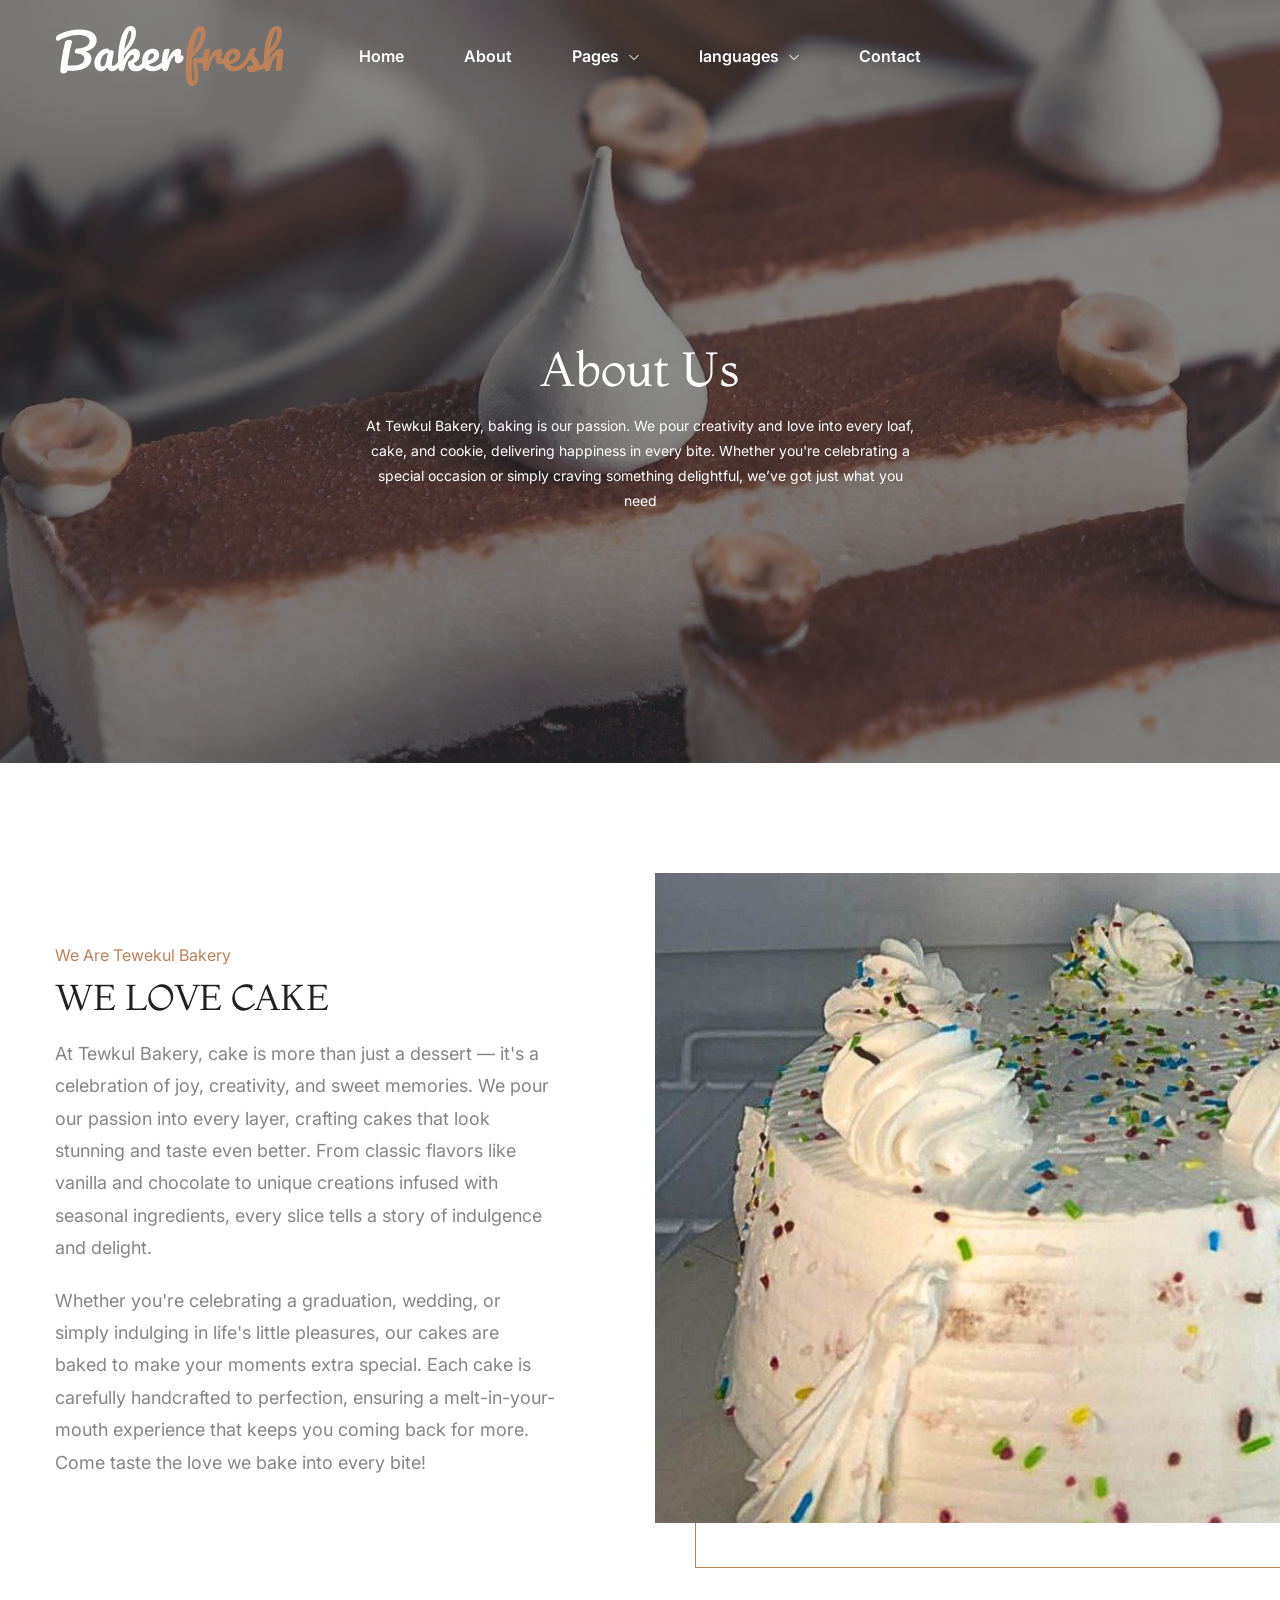
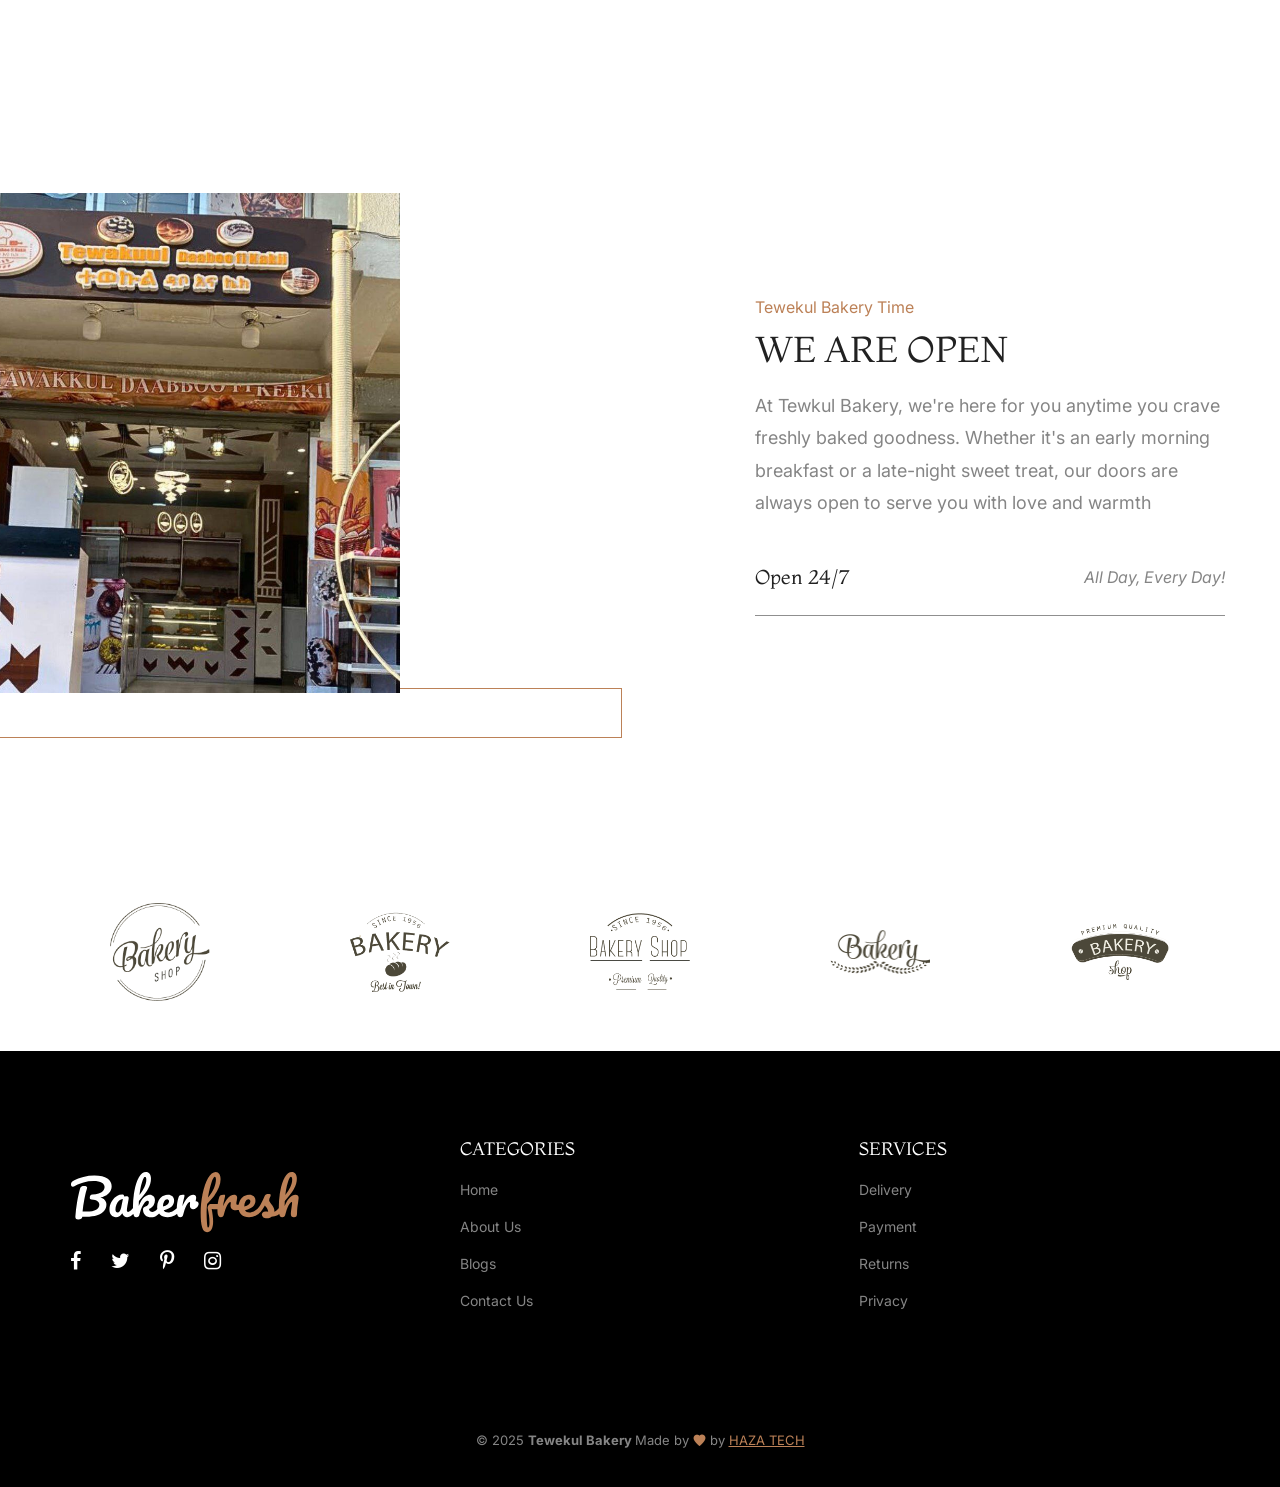
<file: about.html>
<!DOCTYPE html>

<html class="no-js" lang="en">
<head>
    <meta charset="utf-8">
    <meta http-equiv="x-ua-compatible" content="ie=edge">
    <title>Tewekul Bakery</title>
    <meta name="robots" content="noindex, follow" />
    <meta name="description" content="">
    <meta name="viewport" content="width=device-width, initial-scale=1, shrink-to-fit=no">
    <!-- Favicon -->
    <link rel="shortcut icon" type="image/x-icon" href="assets/images/tewkul/favicon.ico">

    <!-- CSS (Font, Vendor, Icon, Plugins & Style CSS files) -->

    <!-- Font CSS -->
    <link rel="preconnect" href="https://fonts.googleapis.com/">
    <link rel="preconnect" href="https://fonts.gstatic.com/" crossorigin>
    <link href="https://fonts.googleapis.com/css2?family=Allura&amp;family=Handlee&amp;family=Inter:wght@300;400;500;600;700&amp;family=Comfortaa:wght@300;400;500;600;700&amp;family=Montaga&amp;family=Pacifico&amp;family=Fredericka+the+Great&amp;family=Playfair+Display:ital,wght@0,400;0,500;0,600;0,700;0,800;0,900;1,400;1,500;1,600;1,700;1,800;1,900&amp;family=Yellowtail&amp;display=swap" rel="stylesheet">

    <!-- Vendor CSS (Bootstrap & Icon Font) -->
    <link rel="stylesheet" href="assets/css/vendor/bootstrap.min.css">
    <link rel="stylesheet" href="assets/css/vendor/lastudioicons.css">
    <link rel="stylesheet" href="assets/css/vendor/dliconoutline.css">

    <!-- Plugins CSS (All Plugins Files) -->
    <link rel="stylesheet" href="assets/css/animate.min.css">
    <link rel="stylesheet" href="assets/css/swiper-bundle.min.css">
    <link rel="stylesheet" href="assets/css/ion.rangeSlider.min.css">
    <link rel="stylesheet" href="assets/css/lightgallery-bundle.min.css">
    <link rel="stylesheet" href="assets/css/magnific-popup.css">

    <!-- Style CSS -->
    <link rel="stylesheet" href="assets/css/style.css">

</head>

<body>

    <!-- Header Start -->
    <div class="header-section header-transparent header-sticky">
            <div class="container position-relative">

                <div class="row align-items-center">
                    <div class="col-lg-3 col-xl-3 col-7">
                        <!-- Header Logo Start -->
                        <div class="header-logo">
                            <a href="index.html">
                                <img class="white-logo" src="assets/images/logo-white.svg" width="229" height="62" alt="Logo">
                            </a>
                        </div>
                        <!-- Header Logo End -->
                    </div>
                    <div class="col-lg-7 col-xl-6 d-none d-lg-block">
                        <!-- Header Menu Start -->
                        <div class="header-menu">
                            <ul class="header-primary-menu d-flex justify-content-center">
                                <li><a class="menu-item-link" href="index.html" data-en="Home" data-am="መነሻ"><span>Home</span></a></li>
                               <li><a class="menu-item-link" href="about.html" data-en="About" data-am="ስለ እኛ"><span>About</span></a></li>
                                <li><a class="menu-item-link" href="#"  data-en="Pages" data-am="ገፆች"><span>Pages</span></a>
                                    <ul class="sub-menu">
                                        <li><a class="sub-item-link" href="faq.html" data-en="FAQs" data-am="ተደጋጋሚ ጥያቄዋች" ><span>FAQs</span></a></li>
                                        <li><a class="sub-item-link" href="blog.html " data-en="Blogs" data-am="ብሎግ"><span>Blogs</span></a></li>
                                    </ul>
                                </li>
                                <li><a class="menu-item-link" data-en="languages" data-am="ቋንቋ"  href="#"><span>languages</span></a>
                                    <ul class="sub-menu" id="language-switcher">
                                       <li> <a onclick="changeLanguage('en')" class="sub-item-link" data-en="English" data-am="ኢንግሊዘኛ"><span>English</span></a></li>
                                       <li> <a onclick="changeLanguage('am')"class="sub-item-link " data-en="Amharic" data-am="አማርኛ"><span>Amharic</span></a></li>
                                    </ul></li>
                                <li><a class="menu-item-link" href="contact.html" data-en="Contact" data-am="ያግኙን"><span>Contact</span></a></li>
                            </ul>
                        </div>
                        <!-- Header Menu End -->
                    </div>
                    <div class="col-lg-2 col-xl-3 col-5">
                        <!-- Header Meta Start -->
                        <div class="header-meta">
                            <ul class="header-meta__action d-flex justify-content-end">
                                
                                <li class="d-lg-none">
                                    <button class="action" data-bs-toggle="offcanvas" data-bs-target="#offcanvasMenu"><i class="lastudioicon-menu-8-1"></i></button>
                                </li>
                            </ul>
                        </div>
                        <!-- Header Meta End -->
                    </div>
                </div>

            </div>
        </div>
    <!-- Header End -->

    <!-- Search Start  -->
    <div class="search-popup position-fixed top-0 start-0 w-100 h-100 d-flex align-items-center justify-content-center p-6 bg-black bg-opacity-75">
        <div class="search-popup__form position-relative">
            <form action="#">
                <input class="search-popup__field border-0 border-bottom bg-transparent text-white w-100 tra py-3" type="text" placeholder="Search…">
                <button class="search-popup__icon text-white border-0 bg-transparent position-absolute top-50 end-0 translate-middle-y"><i class="lastudioicon-zoom-1"></i></button>
            </form>
        </div>
        <button class="search-popup__close position-absolute top-0 end-0 m-8 p-3 lh-1 border-0 text-white fs-4"><i class="lastudioicon-e-remove"></i></button>
    </div>
    <!-- Search End -->

    <!-- offcanvas Menu Start -->
    <div class="offcanvas offcanvas-end offcanvas-menu bg-secondary" id="offcanvasMenu">
        <div class="offcanvas-header justify-content-end">
            <button type="button" class="btn-close text-white" data-bs-dismiss="offcanvas"><i class="lastudioicon-e-remove"></i></button>
        </div>
        <div class="offcanvas-body">
            <ul class="mobile-primary-menu">
                <li><a class="menu-item-link" href="index.html" data-en="Home" data-am="መነሻ" ><span>Home</span></a></li>
                <li><a class="menu-item-link" href="about.html" data-en="About" data-am="ስለ እኛ"><span>About</span></a></li>
                <li><a class="menu-item-link" href="#" data-en="Pages" data-am="ገፆች"><span>Pages</span></a>
                    <ul class="sub-menu">
                        <li><a class="sub-item-link" href="faq.html" data-en="FAQs" data-am="ተደጋጋሚ ጥያቄዋች"><span>FAQs</span></a></li>
                        <li><a class="sub-item-link" href="blog.html" data-en="Blog" data-am="ብሎግ"><span>Blog</span></a></li>
                        
                    </ul>
                </li>
                <li><a class="menu-item-link" data-en="languages" data-am="ቋንቋ"  href="#"><span>languages</span></a>
                    <ul class="sub-menu" id="language-switcher">
                       <li> <a onclick="changeLanguage('en')" class="sub-item-link" data-en="English" data-am="ኢንግሊዘኛ"><span>English</span></a></li>
                       <li> <a onclick="changeLanguage('am')"class="sub-item-link " data-en="Amharic" data-am="አማርኛ"><span>Amharic</span></a></li>
                    </ul></li>
                
                <li><a class="menu-item-link" href="contact.html" data-en="Contact" data-am="ያግኙን"><span>Contact</span></a></li>
            </ul>
            <ul class="hotline-wrapper offcanvas-hotline">
                <li>
                    <div class="hotline">
                        <i class="lastudioicon lastudioicon-support248"></i>
                        <div class="hotline-content">
                            <span class="hotline-text">Hotline</span>
                            <a class="hotline-link" href="tel:0123456789">251911453924</a>
                        </div>
                    </div>
                </li>
                <li>
                    <div class="hotline">
                        <i class="lastudioicon lastudioicon-pin-check"></i>
                        <div class="hotline-content">
                            <span class="hotline-text" >Store Location</span>
                            <a class="hotline-link" href="#/">Sheger City, Furi</a>
                        </div>
                </li>
            </ul>
        </div>
    </div>
    <!-- offcanvas Menu End -->

      

    <!-- Breadcrumb Section Start -->
    <div class="breadcrumb breadcrumb-about" data-bg-image="assets/images/bg/breadcrumb-bg-3.jpg">
        <div class="container">
            <div class="row">
                <div class="col-12">
                    <div class="breadcrumb_content">
                        <h1 class="breadcrumb_title" data-en="About Us" data-am="ስለ ተውኩል ዳቦ ቤት"></h1></h1>
                        <p class="breadcrumb_text" data-en="At Tewkul Bakery, baking is our passion. We pour creativity and love into every loaf, cake, and cookie, delivering happiness in every bite. Whether you're celebrating a special occasion or simply craving something delightful, we’ve got just what you need" data-am="ተውኩል ዳቦ ቤት ጥራት ያለው እና ጣፋጭ የዳቦ መጋገሪያ ምርቶችን በማቅረብ ይታወቃል።  እኛ ትኩስ ግብዓቶችን በመጠቀም በየቀኑ ዳቦዎችን፣ ኬኮች፣ ኩኪዎችን እና ሌሎችንም እንጋገራለን።  የእኛ ልዩ የሆኑ የምግብ አዘገጃጀቶች እና  ልምዳችን ለየት ያለ ጣዕም እና ጥራት ዋስትና ይሰጣሉ።"></p></p>
                    </div>
                </div>
            </div>
        </div>
    </div>
    <!-- Breadcrumb Section End -->

    <!-- About Section Start -->
    <div class="section-padding-03 overflow-hidden">
        <div class="container">
            <div class="row align-items-center">
                <div class="col-md-6">
                    <div class="section-title-10 justify-content-start text-start align-items-start">
                        <span class="section-title-10__subtitle" data-en="We are Tewekul Bakery" data-am="We are Tewekul Bakery"></span></span>
                        <h1 class="section-title-10__title">we love cake</h1>
                        <p class="section-title-10__text"  data-en="At Tewkul Bakery, cake is more than just a dessert — it's a celebration of joy, creativity, and sweet memories. We pour our passion into every layer, crafting cakes that look stunning and taste even better. From classic flavors like vanilla and chocolate to unique creations infused with seasonal ingredients, every slice tells a story of indulgence and delight." data-am="ኬክ እንወዳለን ምክንያቱም በማንኛውም አጋጣሚ ሊደሰትበት የሚችል ጣፋጭ ምግብ ነው። የምርቃት ቀን፣ ሠርግ ወይም ተራ ስብሰባ ቢሆን፣ ኬክ ሁልጊዜም ዝግጅቱን የበለጠ ልዩ ያደርገዋል። ከጥንታዊ ቸኮሌት እና ቫኒላ እስከ ቀይ ቬልቬት እና ካሮት ኬክ ያሉ ማለቂያ የሌላቸው የኬክ ዓይነቶች አሉ። የጣዕም ምርጫዎችዎ ምንም ቢሆኑ፣ የሚወዱት ኬክ እንደሚኖር እርግጠኛ ነው።"></p>
                        <p class="section-title-10__text"  data-en="Whether you're celebrating a graduation, wedding, or simply indulging in life's little pleasures, our cakes are baked to make your moments extra special. Each cake is carefully handcrafted to perfection, ensuring a melt-in-your-mouth experience that keeps you coming back for more. Come taste the love we bake into every bite!" data-am="ከመጣፋጭነቱ በተጨማሪ ኬክ የክብረ በዓል እና የደስታ ምልክት ነው። ለምንወዳቸው ሰዎች እንደምናስብላቸው እና በልዩ ጊዜዎቻቸው እንደምንካፈል ለማሳየት ነው። ኬክ ሰዎችን አንድ ላይ ለማምጣት ጥሩ መንገድ ነው፣ በፓርቲም ሆነ በኩሽና ጠረጴዛ ዙሪያ። ከጓደኞች እና ቤተሰብ ጋር አንድ ቁራጭ ኬክ መጋራት ዘላቂ ትውስታዎችን ለመፍጠር ጥሩ መንገድ ነው።"></p>
                       
                    </div>
                </div>
                <div class="col-md-6">
                    <div class="aboutus-image">
                        <img src="assets/images/tewkul/cake.jpg" alt="About-Image">
                    </div>
                </div>
            </div>
        </div>
    </div>
    <!-- About Section End -->

   


    <!-- About Section Start -->
    <div class="section-padding-03 overflow-hidden">
        <div class="container">
            <div class="row flex-md-row-reverse align-items-center">
                <div class="col-md-5">
                    <div class="section-title-10 justify-content-start text-start align-items-start">
                        <span class="section-title-10__subtitle">Tewekul Bakery Time</span>
                        <h1 class="section-title-10__title">we are open</h1>
                        <p class="section-title-10__text" data-en="At Tewkul Bakery, we're here for you anytime you crave freshly baked goodness. Whether it's an early morning breakfast or a late-night sweet treat, our doors are always open to serve you with love and warmth" data-am="በተውኩል ዳቦ ቤት፣ ትኩስ እና ጣፋጭ የዳቦ መጋገሪያ ምርቶችን በተመጣጣኝ ዋጋ ያገኛሉ።  ለቁርስ፣ ለምሳ ወይም ለእራት የሚሆን ጣፋጭ ነገር እየፈለጉ ከሆነ፣ እኛን ይጎብኙን!" >At Tewkul Bakery, we're here for you anytime you crave freshly baked goodness. Whether it's an early morning breakfast or a late-night sweet treat, our doors are always open to serve you with love and warmth.</p>
                    </div>
                    <ul class="about-schedule">
                        <li>
                            <span class="about-schedule_name">Open 24/7</span>
                            <span class="about-schedule_time">All Day, Every Day!</span>
                        </li>
                      
                    </ul>
                </div>
                <div class="col-md-7">
                    <div class="aboutus-image-two">
                        <img src="assets/images/tewkul/image.png" alt="About-Image">
                    </div>
                </div>
            </div>
        </div>
    </div>
    <!-- About Section End -->
    <!-- Brand Section Strat -->
    <div class="brand-section">
        <div class="container">

            <!-- Brand Action Strat -->
            <div class="brand-active">
                <div class="swiper">
                    <div class="swiper-wrapper align-items-center">

                        <!-- Brand Item Strat -->
                        <div class="swiper-slide brand-item">
                            <img src="assets/images/brand/partner-1.png" alt="Brand">
                        </div>
                        <!-- Brand Item End -->

                        <!-- Brand Item Strat -->
                        <div class="swiper-slide brand-item">
                            <img src="assets/images/brand/partner-2.png" alt="Brand">
                        </div>
                        <!-- Brand Item End -->

                        <!-- Brand Item Strat -->
                        <div class="swiper-slide brand-item">
                            <img src="assets/images/brand/partner-3.png" alt="Brand">
                        </div>
                        <!-- Brand Item End -->

                        <!-- Brand Item Strat -->
                        <div class="swiper-slide brand-item">
                            <img src="assets/images/brand/partner-4.png" alt="Brand">
                        </div>
                        <!-- Brand Item End -->

                        <!-- Brand Item Strat -->
                        <div class="swiper-slide brand-item">
                            <img src="assets/images/brand/partner-5.png" alt="Brand">
                        </div>
                        <!-- Brand Item End -->

                    </div>
                </div>
            </div>
            <!-- Brand Action End -->

        </div>
    </div>
    <!-- Brand Section End -->

    <!-- Scroll Top Start -->
    <a href="#/" class="scroll-top" id="scroll-top">
        <i class="lastudioicon-up-arrow"></i>
    </a>
    <!-- Scroll Top End -->

    <div class="bg-dark-four dark-footer">
        <!-- Footer Strat -->
        <div class="footer-section">

            <!-- Footer Widget Section Strat -->
            <div class="footer-widget-section">
                <div class="container custom-container">
                    <div class="row gy-6">
                        <div class="col-md-4">
                            <!-- Footer Widget Section Strat -->
                            <div class="footer-widget">
                                <div class="footer-widget__logo">
                                    <a class="logo-dark" href="index.html"><img src="assets/images/logo.svg" alt="Logo"></a>
                                    <a class="logo-white d-none" href="index.html"><img src="assets/images/logo-white.svg" alt="Logo"></a>
                                </div>
                                <div class="footer-widget__social">
                                    <a href="#/"><i class="lastudioicon-b-facebook"></i></a>
                                    <a href="#/"><i class="lastudioicon-b-twitter"></i></a>
                                    <a href="#/"><i class="lastudioicon-b-pinterest"></i></a>
                                    <a href="#/"><i class="lastudioicon-b-instagram"></i></a>
                                </div>
                            </div>
                            <!-- Footer Widget Section End -->
                        </div>
                        <div class="col-md-8">
                            <!-- Footer Widget Wrapper Strat -->
                            <div class="footer-widget-wrapper d-flex flex-wrap gap-4">

                                <!-- Footer Widget Strat -->
                                <div class="footer-widget flex-grow-1">
                                    <h4 class="footer-widget__title">Categories</h4>

                                    <ul class="footer-widget__link">
                                        <li><a href="index.html">Home</a></li>
                                        <li><a href="about.html">About Us</a></li>
                                        <li><a href="blog.html">Blogs</a></li>
                                        <li><a href="contact.html">Contact Us</a></li>
                                    </ul>
                                </div>
                                <!-- Footer Widget End -->

                                <!-- Footer Widget Strat -->
                                <div class="footer-widget flex-grow-1">
                                    <h4 class="footer-widget__title">Services</h4>

                                    <ul class="footer-widget__link">
                                        <li><a href="coming-soon.html">Delivery</a></li>
                                        <li><a href="javascript:void(0)">Payment</a></li>
                                        <li><a href="javascript:void(0)">Returns</a></li>
                                        <li><a href="javascript:void(0)">Privacy</a></li>
                                    </ul>
                                </div>
                                <!-- Footer Widget End -->

                            </div>
                            <!-- Footer Widget Wrapper End -->
                        </div>
                    </div>
                </div>
            </div>
            <!-- Footer Widget Section End -->

            <!-- Footer Copyright Strat -->
            <div class="footer-copyright footer-copyright-two">
                <div class="container">
                    <!-- Footer Copyright Text Strat -->
                    <div class="footer-copyright-text text-center">
                        <p>&copy; 2025 <strong> Tewekul Bakery </strong> Made by <i class="lastudioicon-heart-1"></i> by <a href="https://hazatech.netlify.app">HAZA TECH</a></p>
                    </div>
                    <!-- Footer Copyright Text End -->
                </div>
            </div>
            <!-- Footer Copyright End -->

        </div>
        <!-- Footer End -->
    </div>

    <!-- JS Vendor, Plugins & Activation Script Files -->

    <!-- Vendors JS -->
    <script src="assets/js/vendor/modernizr-3.11.7.min.js"></script>
    <script src="assets/js/vendor/jquery-3.6.0.min.js"></script>
    <script src="assets/js/vendor/jquery-migrate-3.3.2.min.js"></script>
    <script src="assets/js/vendor/bootstrap.bundle.min.js"></script>

    <!-- Plugins JS -->
    <script src="assets/js/swiper-bundle.min.js"></script>
    <script src="assets/js/countdown.min.js"></script>
    <script src="assets/js/ion.rangeSlider.min.js"></script>
    <script src="assets/js/lightgallery.min.js"></script>
    <script src="assets/js/jquery.magnific-popup.min.js"></script>
    <script src="assets/js/ajax.js"></script>
    <script src="assets/js/jquery.validate.min.js"></script>

    <!-- Activation JS -->
    <script src="assets/js/main.js"></script>
    <script src="assets/js/myscript.js"></script>


</body>
</html>
</file>
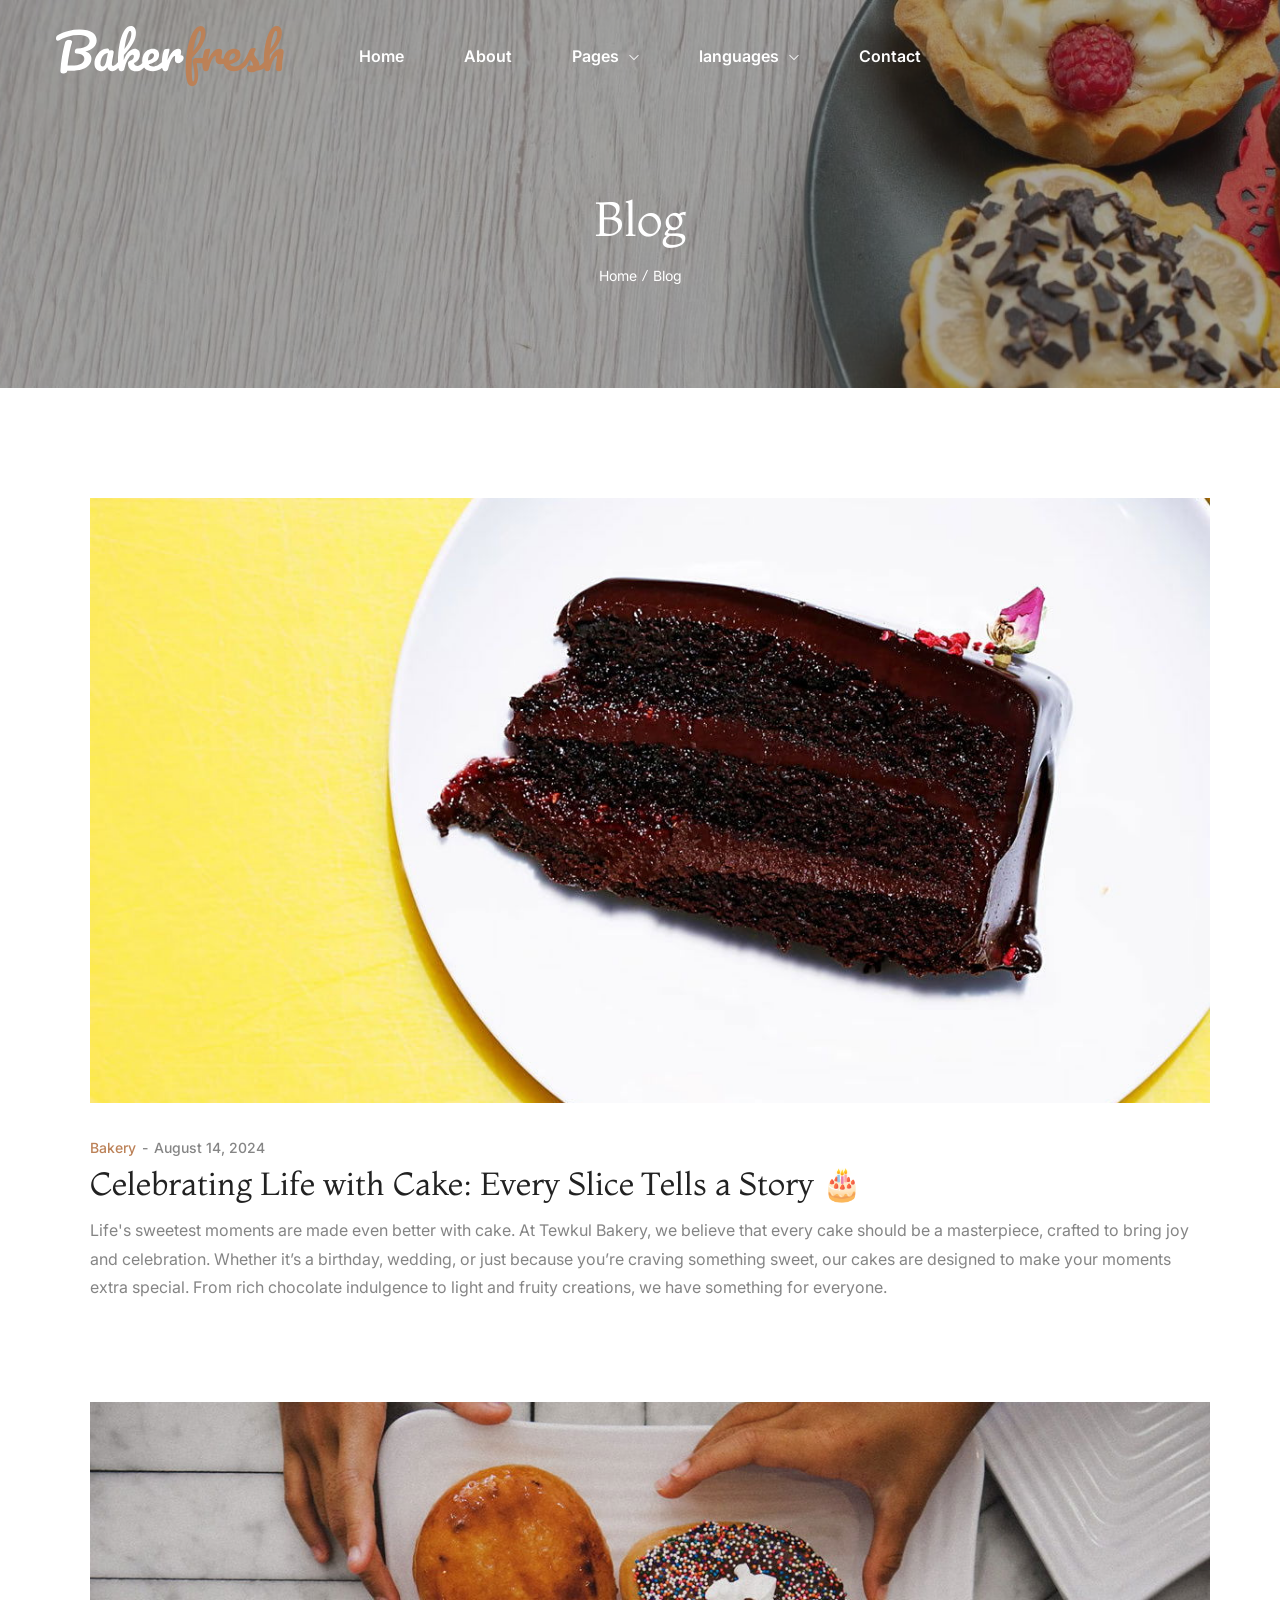
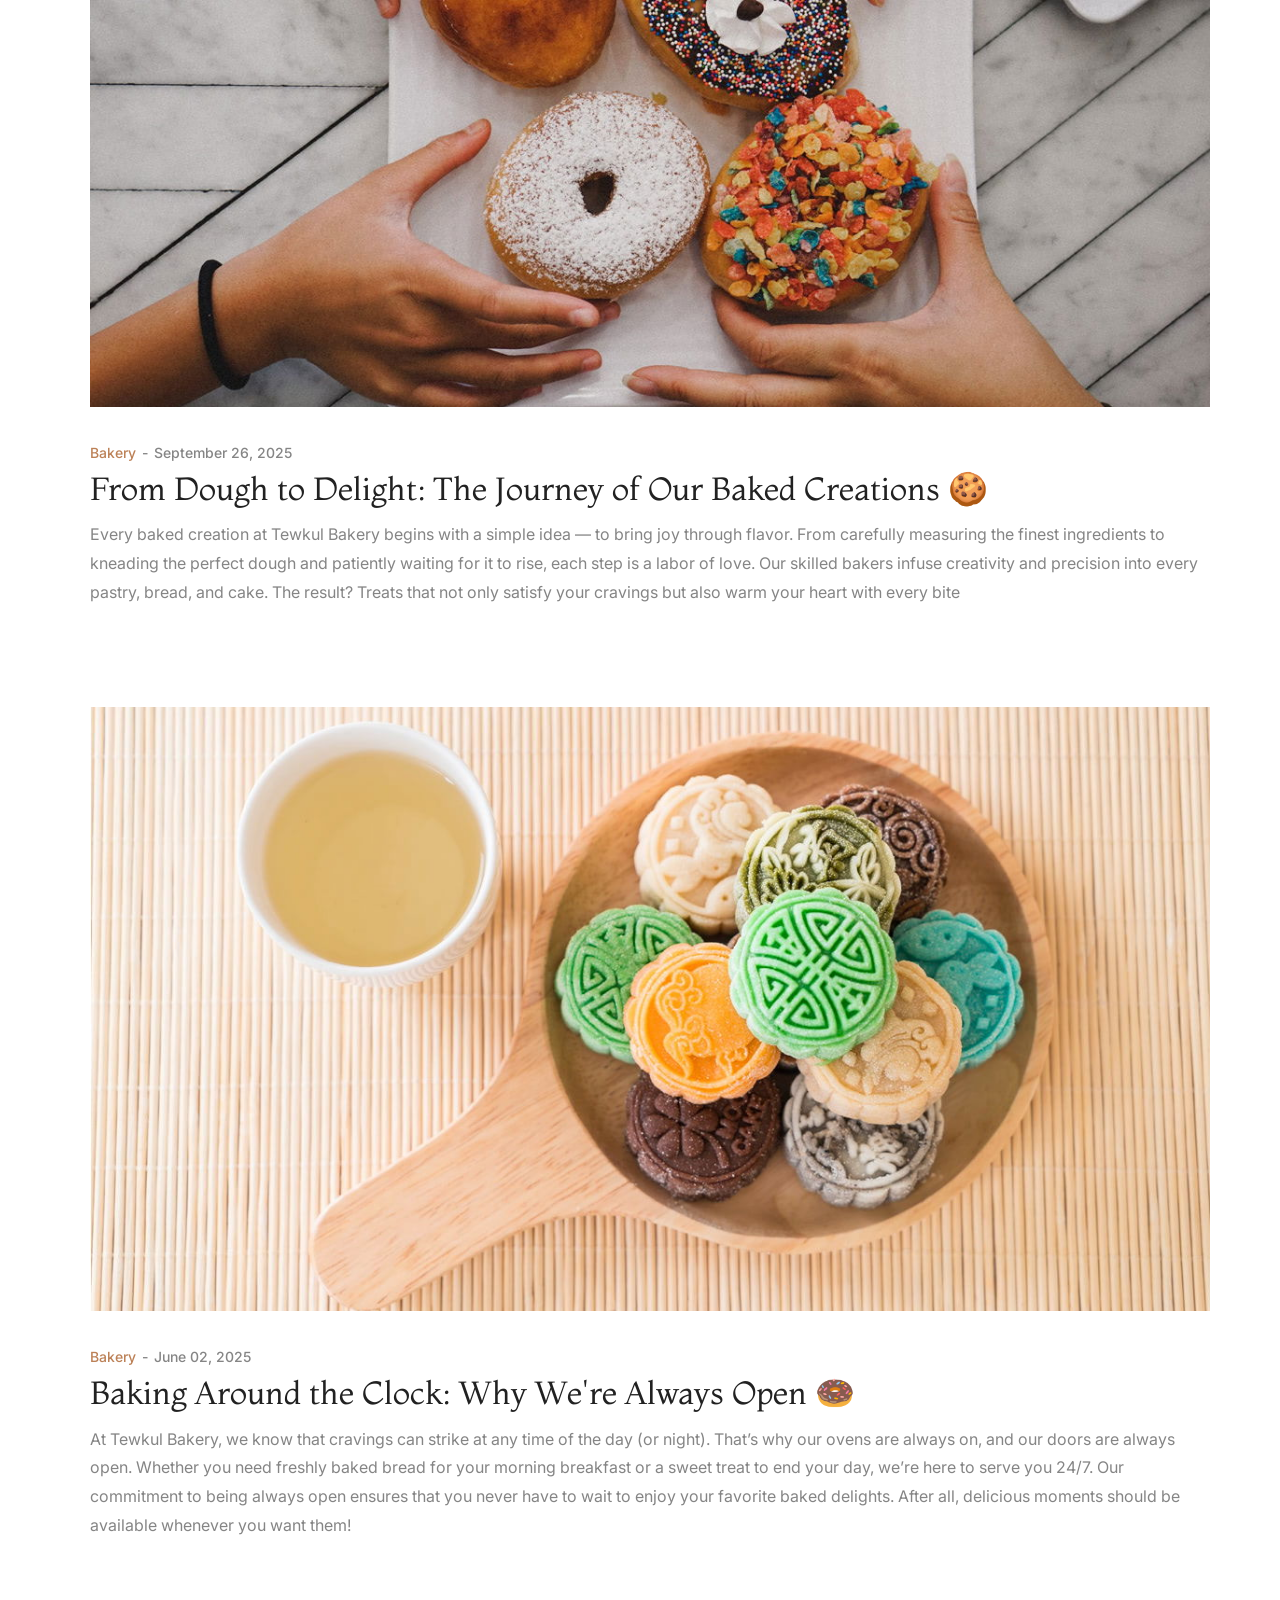
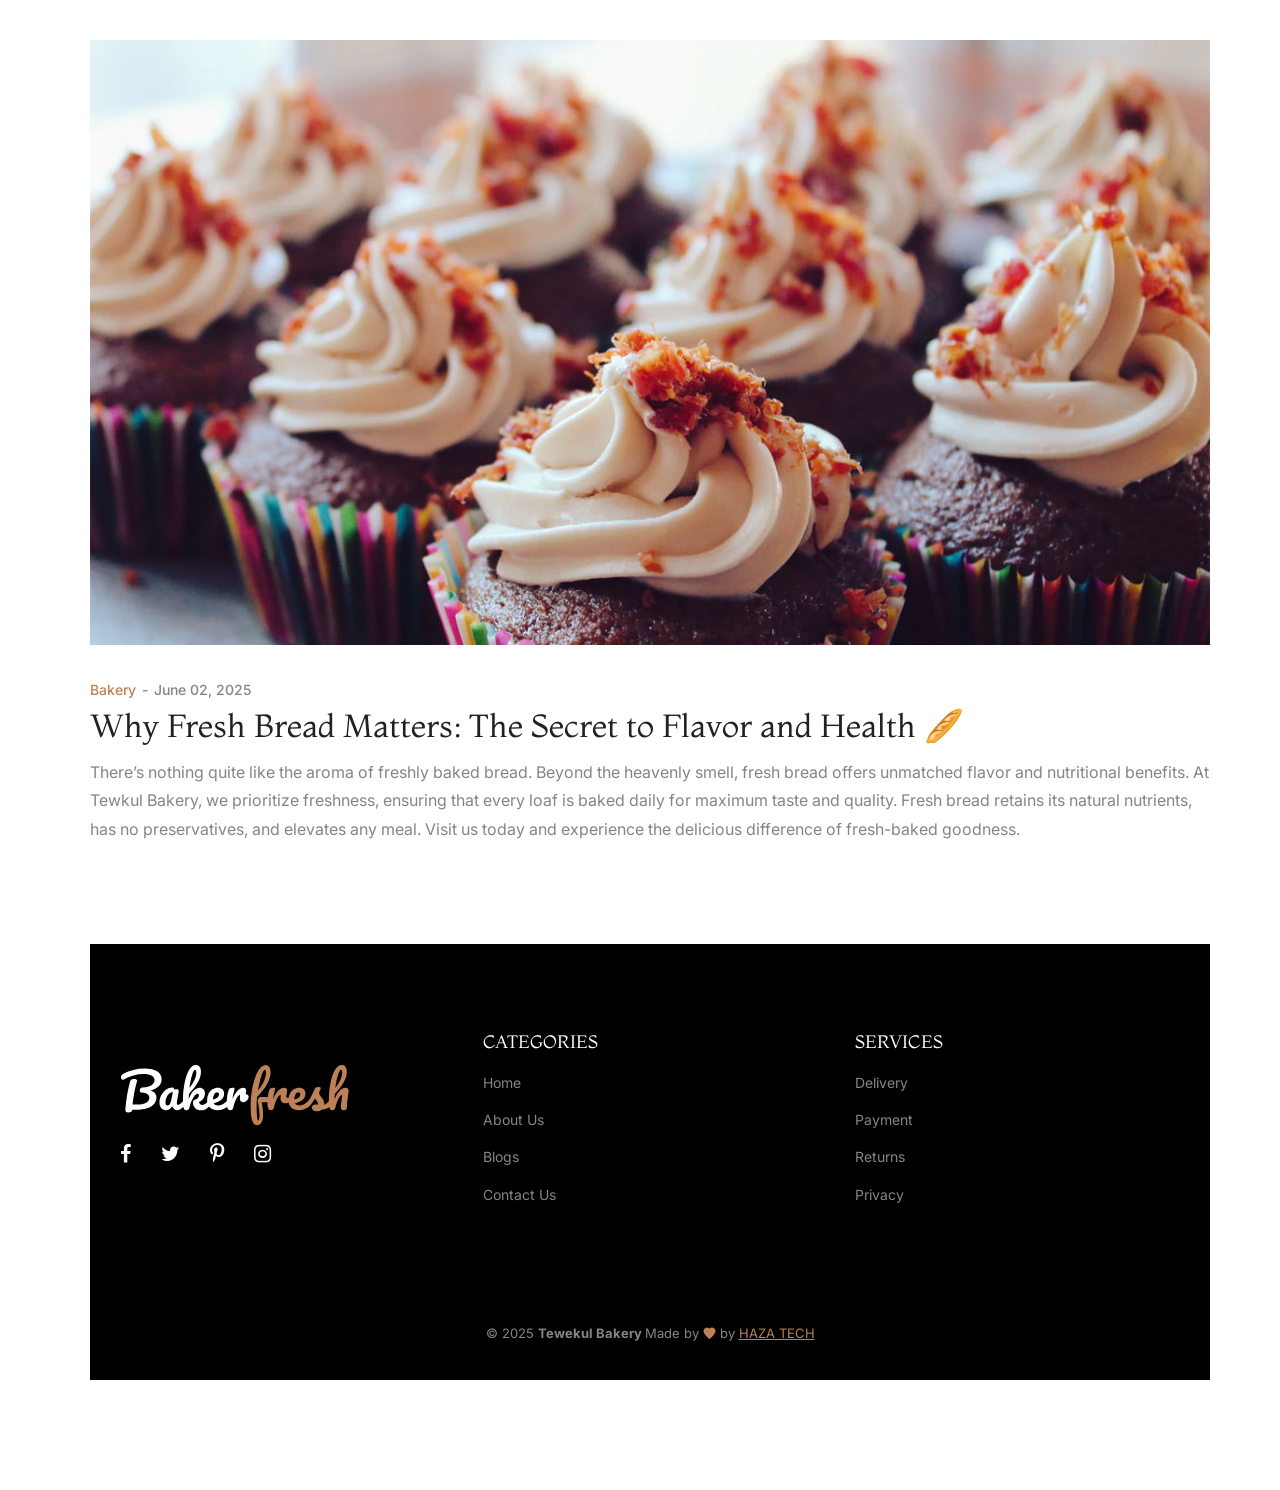
<file: blog.html>
<!DOCTYPE html>

<html class="no-js" lang="en">

<head>
    <meta charset="utf-8">
    <meta http-equiv="x-ua-compatible" content="ie=edge">
    <title> Tewekul Bakery</title>
    <meta name="robots" content="noindex, follow" />
    <meta name="description" content="">
    <meta name="viewport" content="width=device-width, initial-scale=1, shrink-to-fit=no">
    <!-- Favicon -->
    <link rel="shortcut icon" type="image/x-icon" href="assets/images/tewkul/favicon.ico">

    <!-- CSS (Font, Vendor, Icon, Plugins & Style CSS files) -->

    <!-- Font CSS -->
    <link rel="preconnect" href="https://fonts.googleapis.com/">
    <link rel="preconnect" href="https://fonts.gstatic.com/" crossorigin>
    <link href="https://fonts.googleapis.com/css2?family=Allura&amp;family=Handlee&amp;family=Inter:wght@300;400;500;600;700&amp;family=Comfortaa:wght@300;400;500;600;700&amp;family=Montaga&amp;family=Pacifico&amp;family=Fredericka+the+Great&amp;family=Playfair+Display:ital,wght@0,400;0,500;0,600;0,700;0,800;0,900;1,400;1,500;1,600;1,700;1,800;1,900&amp;family=Yellowtail&amp;display=swap" rel="stylesheet">

    <!-- Vendor CSS (Bootstrap & Icon Font) -->
    <link rel="stylesheet" href="assets/css/vendor/bootstrap.min.css">
    <link rel="stylesheet" href="assets/css/vendor/lastudioicons.css">
    <link rel="stylesheet" href="assets/css/vendor/dliconoutline.css">

    <!-- Plugins CSS (All Plugins Files) -->
    <link rel="stylesheet" href="assets/css/animate.min.css">
    <link rel="stylesheet" href="assets/css/swiper-bundle.min.css">
    <link rel="stylesheet" href="assets/css/ion.rangeSlider.min.css">
    <link rel="stylesheet" href="assets/css/lightgallery-bundle.min.css">
    <link rel="stylesheet" href="assets/css/magnific-popup.css">

    <!-- Style CSS -->
    <link rel="stylesheet" href="assets/css/style.css">

</head>

<body>

    <!-- Header Start -->
    <div class="header-section header-transparent header-sticky">
            <div class="container position-relative">

                <div class="row align-items-center">
                    <div class="col-lg-3 col-xl-3 col-7">
                        <!-- Header Logo Start -->
                        <div class="header-logo">
                            <a href="index.html">
                                <img class="white-logo" src="assets/images/logo-white.svg" width="229" height="62" alt="Logo">
                            </a>
                        </div>
                        <!-- Header Logo End -->
                    </div>
                    <div class="col-lg-7 col-xl-6 d-none d-lg-block">
                        <!-- Header Menu Start -->
                        <div class="header-menu">
                            <ul class="header-primary-menu d-flex justify-content-center">
                                <li><a class="menu-item-link" href="index.html" data-en="Home" data-am="መነሻ"><span>Home</span></a></li>
                               <li><a class="menu-item-link" href="about.html" data-en="About" data-am="ስለ እኛ"><span>About Us</span></a></li>
                                <li><a class="menu-item-link" href="#"  data-en="Pages" data-am="ገፆች"><span>Pages</span></a>
                                    <ul class="sub-menu">
                                        <li><a class="sub-item-link" href="faq.html" data-en="FAQs" data-am="ተደጋጋሚ ጥያቄዋች" ><span>FAQs</span></a></li>
                                        <li><a class="sub-item-link" href="blog.html " data-en="Blogs" data-am="ብሎግ"><span>Blogs</span></a></li>
                                    </ul>
                                </li>
                                <li><a class="menu-item-link" data-en="languages" data-am="ቋንቋ"  href="#"><span>languages</span></a>
                                    <ul class="sub-menu" id="language-switcher">
                                       <li> <a onclick="changeLanguage('en')" class="sub-item-link" data-en="English" data-am="ኢንግሊዘኛ"><span>English</span></a></li>
                                       <li> <a onclick="changeLanguage('am')"class="sub-item-link " data-en="Amharic" data-am="አማርኛ"><span>Amharic</span></a></li>
                                    </ul>
                                <li><a class="menu-item-link" href="contact.html" data-en="Contact" data-am="ያግኙን"><span>Contact</span></a></li>
                            </ul>
                        </div>
                        <!-- Header Menu End -->
                    </div>
                    <div class="col-lg-2 col-xl-3 col-5">
                        <!-- Header Meta Start -->
                        <div class="header-meta">
                            <ul class="header-meta__action d-flex justify-content-end">
                                
                                <li class="d-lg-none">
                                    <button class="action" data-bs-toggle="offcanvas" data-bs-target="#offcanvasMenu"><i class="lastudioicon-menu-8-1"></i></button>
                                </li>
                            </ul>
                        </div>
                        <!-- Header Meta End -->
                    </div>
                </div>

            </div>
        </div>
    <!-- Header End -->

    <!-- Search Start  -->
    <div class="search-popup position-fixed top-0 start-0 w-100 h-100 d-flex align-items-center justify-content-center p-6 bg-black bg-opacity-75">
        <div class="search-popup__form position-relative">
            <form action="#">
                <input class="search-popup__field border-0 border-bottom bg-transparent text-white w-100 tra py-3" type="text" placeholder="Search…">
                <button class="search-popup__icon text-white border-0 bg-transparent position-absolute top-50 end-0 translate-middle-y"><i class="lastudioicon-zoom-1"></i></button>
            </form>
        </div>
        <button class="search-popup__close position-absolute top-0 end-0 m-8 p-3 lh-1 border-0 text-white fs-4"><i class="lastudioicon-e-remove"></i></button>
    </div>
    <!-- Search End -->

    <!-- offcanvas Menu Start -->
    <div class="offcanvas offcanvas-end offcanvas-menu bg-secondary" id="offcanvasMenu">
        <div class="offcanvas-header justify-content-end">
            <button type="button" class="btn-close text-white" data-bs-dismiss="offcanvas"><i class="lastudioicon-e-remove"></i></button>
        </div>
        <div class="offcanvas-body">
            <ul class="mobile-primary-menu">
                <li><a class="menu-item-link" href="index.html" data-en="Home" data-am="መነሻ" ><span>Home</span></a></li>
                <li><a class="menu-item-link" href="about.html" data-en="About" data-am="ስለ እኛ"><span>About</span></a></li>
                <li><a class="menu-item-link" data-en="languages" data-am="ቋንቋ"  href="#"><span>languages</span></a>
                    <ul class="sub-menu" id="language-switcher">
                       <li> <a onclick="changeLanguage('en')" class="sub-item-link" data-en="English" data-am="ኢንግሊዘኛ"><span>English</span></a></li>
                       <li> <a onclick="changeLanguage('am')"class="sub-item-link " data-en="Amharic" data-am="አማርኛ"><span>Amharic</span></a></li>
                    </ul></li>
                <li><a class="menu-item-link" href="#" data-en="Pages" data-am="ገፆች"><span>Pages</span></a>
                    <ul class="sub-menu">
                        <li><a class="sub-item-link" href="faq.html" data-en="FAQs" data-am="ተደጋጋሚ ጥያቄዋች"><span>FAQs</span></a></li>
                        <li><a class="sub-item-link" href="blog.html" data-en="Blog" data-am="ብሎግ"><span>Blog</span></a></li>
                        
                    </ul>
                </li>
                
                <li><a class="menu-item-link" href="contact.html" data-en="Contact" data-am="ያግኙን"><span>Contact</span></a></li>
            </ul>
            <ul class="hotline-wrapper offcanvas-hotline">
                <li>
                    <div class="hotline">
                        <i class="lastudioicon lastudioicon-support248"></i>
                        <div class="hotline-content">
                            <span class="hotline-text">Hotline</span>
                            <a class="hotline-link" href="tel:0123456789">251911453924</a>
                        </div>
                    </div>
                </li>
                <li>
                    <div class="hotline">
                        <i class="lastudioicon lastudioicon-pin-check"></i>
                        <div class="hotline-content">
                            <span class="hotline-text" >Store Location</span>
                            <a class="hotline-link" href="#/">Sheger City, Furi</a>
                        </div>
                    </div>
                </li>
            </ul>
        </div>
    </div>
    <!-- offcanvas Menu End -->

    <!-- Breadcrumb Section Start -->
    <div class="breadcrumb" data-bg-image="assets/images/bg/breadcrumb-bg-5.jpg">
        <div class="container">
            <div class="row">
                <div class="col-12">
                    <div class="breadcrumb_content">
                        <h1 class="breadcrumb_title"  data-en="Blog" data-am="ብሎግ">Blog</h1>
                        <ul class="breadcrumb_list">
                            <li><a href="index.html" data-en="Home" data-am="መነሻ">Home</a></li>
                            <li  data-en="Blog" data-am="ብሎግ">Blog</li>
                        </ul>
                    </div>
                </div>
            </div>
        </div>
    </div>
    <!-- Breadcrumb Section End -->

    <!-- Product Section Start -->
    <div class="shop-product-section blog-sidebar blog-sidebar-right">
        <div class="container custom-container">
            <div class="row">
                <div class="col-12 section-padding-04">
                    <div class="blog-sidebar_ml">
                        <div class="blog-post">
                            <a href="blog.html" class="blog-post_thumb"><img src="assets/images/blog/blog-01.jpg" alt="Blog-Image"></a>
                            <div class="blog-post__content">
                                <ul class="blog-post__meta">
                                    <li><a href="blog.html">Bakery</a></li>
                                    <li>-</li>
                                    <li><span>August 14, 2024</span></li>
                                </ul>
                                <h3 class="blog-post__title"><a href="blog.html">Celebrating Life with Cake: Every Slice Tells a Story 🎂</a></h3>
                                <p class="blog-post__text">Life's sweetest moments are made even better with cake. At Tewkul Bakery, we believe that every cake should be a masterpiece, crafted to bring joy and celebration. Whether it’s a birthday, wedding, or just because you’re craving something sweet, our cakes are designed to make your moments extra special. From rich chocolate indulgence to light and fruity creations, we have something for everyone.</p>
                               
                            </div>
                        </div>
                        <div class="blog-post">
                            <a href="blog.html" class="blog-post_thumb"><img src="assets/images/blog/blog-02.jpg" alt="Blog-Image"></a>
                            <div class="blog-post__content">
                                <ul class="blog-post__meta">
                                    <li><a href="blog.html">Bakery</a></li>
                                    <li>-</li>
                                    <li><span>September 26, 2025</span></li>
                                </ul>
                                <h3 class="blog-post__title"><a href="blog.html">From Dough to Delight: The Journey of Our Baked Creations 🍪</a></h3>
                                <p class="blog-post__text">Every baked creation at Tewkul Bakery begins with a simple idea — to bring joy through flavor. From carefully measuring the finest ingredients to kneading the perfect dough and patiently waiting for it to rise, each step is a labor of love. Our skilled bakers infuse creativity and precision into every pastry, bread, and cake. The result? Treats that not only satisfy your cravings but also warm your heart with every bite</p>
                            </div>
                        </div>
                        <div class="blog-post">
                            <a href="blog.html" class="blog-post_thumb"><img src="assets/images/blog/blog-03.jpg" alt="Blog-Image"></a>
                            <div class="blog-post__content">
                                <ul class="blog-post__meta">
                                    <li><a href="blog.html">Bakery</a></li>
                                    <li>-</li>
                                    <li><span>June 02, 2025</span></li>
                                </ul>
                                <h3 class="blog-post__title"><a href="blog.html">Baking Around the Clock: Why We're Always Open 🍩</a></h3>
                                <p class="blog-post__text">At Tewkul Bakery, we know that cravings can strike at any time of the day (or night). That’s why our ovens are always on, and our doors are always open. Whether you need freshly baked bread for your morning breakfast or a sweet treat to end your day, we’re here to serve you 24/7. Our commitment to being always open ensures that you never have to wait to enjoy your favorite baked delights. After all, delicious moments should be available whenever you want them!</p>
                    
                            </div>
                        </div>
                        <div class="blog-post">
                            <a href="blog.html" class="blog-post_thumb"><img src="assets/images/blog/blog-05.jpg" alt="Blog-Image"></a>
                            <div class="blog-post__content">
                                <ul class="blog-post__meta">
                                    <li><a href="blog.html">Bakery</a></li>
                                    <li>-</li>
                                    <li><span>June 02, 2025</span></li>
                                </ul>
                                <h3 class="blog-post__title"><a href="blog.html">Why Fresh Bread Matters: The Secret to Flavor and Health 🥖</a></h3>
                                <p class="blog-post__text">There’s nothing quite like the aroma of freshly baked bread. Beyond the heavenly smell, fresh bread offers unmatched flavor and nutritional benefits. At Tewkul Bakery, we prioritize freshness, ensuring that every loaf is baked daily for maximum taste and quality. Fresh bread retains its natural nutrients, has no preservatives, and elevates any meal. Visit us today and experience the delicious difference of fresh-baked goodness.</p>
                               
                            </div>
                        </div>
            

                        
    <!-- Product Section End -->

    <div class="bg-dark-four dark-footer">
        <!-- Footer Strat -->
        <div class="footer-section">

            <!-- Footer Widget Section Strat -->
            <div class="footer-widget-section">
                <div class="container custom-container">
                    <div class="row gy-6">
                        <div class="col-md-4">
                            <!-- Footer Widget Section Strat -->
                            <div class="footer-widget">
                                <div class="footer-widget__logo">
                                    <a class="logo-dark" href="index.html"><img src="assets/images/logo.svg" alt="Logo"></a>
                                    <a class="logo-white d-none" href="index.html"><img src="assets/images/logo-white.svg" alt="Logo"></a>
                                </div>
                                <div class="footer-widget__social">
                                    <a href="#/"><i class="lastudioicon-b-facebook"></i></a>
                                    <a href="#/"><i class="lastudioicon-b-twitter"></i></a>
                                    <a href="#/"><i class="lastudioicon-b-pinterest"></i></a>
                                    <a href="#/"><i class="lastudioicon-b-instagram"></i></a>
                                </div>
                            </div>
                            <!-- Footer Widget Section End -->
                        </div>
                        <div class="col-md-8">
                            <!-- Footer Widget Wrapper Strat -->
                            <div class="footer-widget-wrapper d-flex flex-wrap gap-4">

                                <!-- Footer Widget Strat -->
                                <div class="footer-widget flex-grow-1">
                                    <h4 class="footer-widget__title">Categories</h4>

                                    <ul class="footer-widget__link">
                                        <li><a href="index.html">Home</a></li>
                                        <li><a href="about.html">About Us</a></li>
                                        <li><a href="blog.html">Blogs</a></li>
                                        <li><a href="contact.html">Contact Us</a></li>
                                    </ul>
                                </div>
                                <!-- Footer Widget End -->

                                <!-- Footer Widget Strat -->
                                <div class="footer-widget flex-grow-1">
                                    <h4 class="footer-widget__title">Services</h4>

                                    <ul class="footer-widget__link">
                                        <li><a href="coming-soon.html">Delivery</a></li>
                                        <li><a href="javascript:void(0)">Payment</a></li>
                                        <li><a href="javascript:void(0)">Returns</a></li>
                                        <li><a href="javascript:void(0)">Privacy</a></li>
                                    </ul>
                                </div>
                                <!-- Footer Widget End -->

                            </div>
                            <!-- Footer Widget Wrapper End -->
                        </div>
                    </div>
                </div>
            </div>
            <!-- Footer Widget Section End -->

            <!-- Footer Copyright Strat -->
            <div class="footer-copyright footer-copyright-two">
                <div class="container">
                    <!-- Footer Copyright Text Strat -->
                    <div class="footer-copyright-text text-center">
                        <p>&copy; 2025 <strong> Tewekul Bakery </strong> Made by <i class="lastudioicon-heart-1"></i> by <a href="https://hazatech.netlify.app">HAZA TECH</a></p>
                    </div>
                    <!-- Footer Copyright Text End -->
                </div>
            </div>
            <!-- Footer Copyright End -->

        </div>
        <!-- Footer End -->
    </div>

    <!-- JS Vendor, Plugins & Activation Script Files -->

    <!-- Vendors JS -->
    <script src="assets/js/vendor/modernizr-3.11.7.min.js"></script>
    <script src="assets/js/vendor/jquery-3.6.0.min.js"></script>
    <script src="assets/js/vendor/jquery-migrate-3.3.2.min.js"></script>
    <script src="assets/js/vendor/bootstrap.bundle.min.js"></script>

    <!-- Plugins JS -->
    <script src="assets/js/swiper-bundle.min.js"></script>
    <script src="assets/js/countdown.min.js"></script>
    <script src="assets/js/ion.rangeSlider.min.js"></script>
    <script src="assets/js/lightgallery.min.js"></script>
    <script src="assets/js/jquery.magnific-popup.min.js"></script>
    <script src="assets/js/ajax.js"></script>
    <script src="assets/js/jquery.validate.min.js"></script>

    <!-- Activation JS -->
    <script src="assets/js/main.js"></script>
    <script src="assets/js/myscript.js"></script>

</body>
</html>
</file>
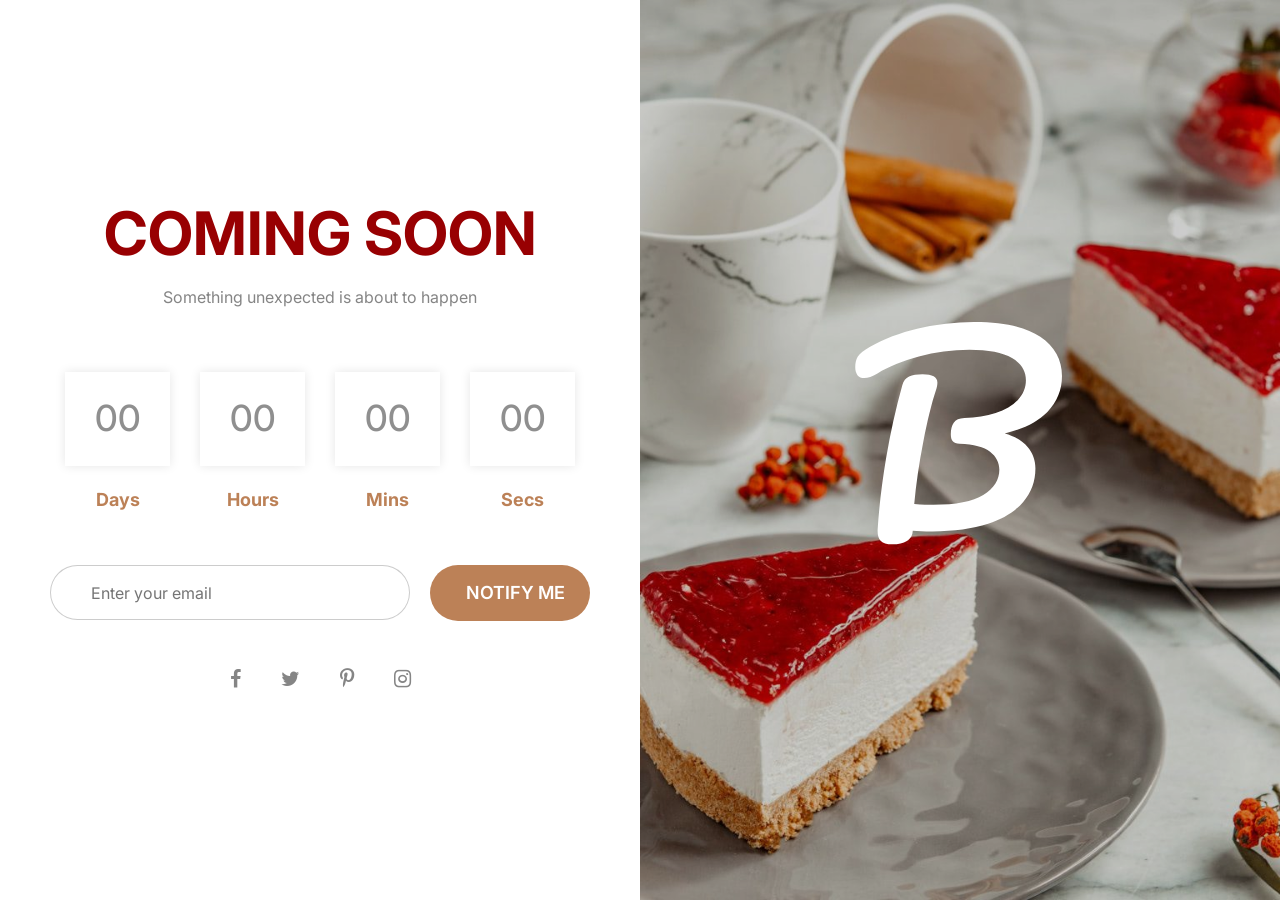
<file: coming-soon.html>
<!DOCTYPE html>

<html class="no-js" lang="en">
<head>
    <meta charset="utf-8">
    <meta http-equiv="x-ua-compatible" content="ie=edge">
    <title>Bakerfresh - Cake Shop HTML Template</title>
    <meta name="robots" content="noindex, follow" />
    <meta name="description" content="">
    <meta name="viewport" content="width=device-width, initial-scale=1, shrink-to-fit=no">
    <!-- Favicon -->
    <link rel="shortcut icon" type="image/x-icon" href="assets/images/tewkul/favicon.ico">

    <!-- CSS (Font, Vendor, Icon, Plugins & Style CSS files) -->

    <!-- Font CSS -->
    <link rel="preconnect" href="https://fonts.googleapis.com/">
    <link rel="preconnect" href="https://fonts.gstatic.com/" crossorigin>
    <link href="https://fonts.googleapis.com/css2?family=Allura&amp;family=Handlee&amp;family=Inter:wght@300;400;500;600;700&amp;family=Comfortaa:wght@300;400;500;600;700&amp;family=Montaga&amp;family=Pacifico&amp;family=Fredericka+the+Great&amp;family=Playfair+Display:ital,wght@0,400;0,500;0,600;0,700;0,800;0,900;1,400;1,500;1,600;1,700;1,800;1,900&amp;family=Yellowtail&amp;display=swap" rel="stylesheet">

    <!-- Vendor CSS (Bootstrap & Icon Font) -->
    <link rel="stylesheet" href="assets/css/vendor/bootstrap.min.css">
    <link rel="stylesheet" href="assets/css/vendor/lastudioicons.css">
    <link rel="stylesheet" href="assets/css/vendor/dliconoutline.css">

    <!-- Plugins CSS (All Plugins Files) -->
    <link rel="stylesheet" href="assets/css/animate.min.css">
    <link rel="stylesheet" href="assets/css/swiper-bundle.min.css">
    <link rel="stylesheet" href="assets/css/ion.rangeSlider.min.css">
    <link rel="stylesheet" href="assets/css/lightgallery-bundle.min.css">
    <link rel="stylesheet" href="assets/css/magnific-popup.css">

    <!-- Style CSS -->
    <link rel="stylesheet" href="assets/css/style.css">

</head>

<body>

    <!-- Coming Soon Section Start -->
    <div class="coming">
        <div class="coming-col order-2 order-md-1">
            <div class="coming-content">
                <h1 class="coming-title">Coming soon</h1>
                <p class="coming-text">Something unexpected is about to happen</p>
                <div class="coming-wrapper" data-countdown="2024/12/28"></div>
                <form action="#" class="coming-form">
                    <input class="coming-form__input" type="email" name="email" placeholder="Enter your email">
                    <button class="coming-form__btn btn btn-primary btn-hover-secondary">Notify Me</button>
                </form>
                <div class="coming-social">
                    <a href="#"><i class="lastudioicon-b-facebook"></i></a>
                    <a href="#"><i class="lastudioicon-b-twitter"></i></a>
                    <a href="#"><i class="lastudioicon-b-pinterest"></i></a>
                    <a href="#"><i class="lastudioicon-b-instagram"></i></a>
                </div>
            </div>
        </div>
        <div class="coming-col coming-bg order-1 order-md-2" data-bg-image="assets/images/bg/coming-soon.jpg">
            <a href="index.html">
                <svg class="coming-bg__logo" xmlns="http://www.w3.org/2000/svg" width="63" height="67" fill="none" viewBox="0 0 63 67">
                    <path fill="#fff" d="M58.272 14.208c0 3.627-1.28 6.763-3.84 9.408-2.56 2.603-6.293 4.48-11.2 5.632 2.645.725 4.65 1.92 6.016 3.584 1.365 1.621 2.048 3.499 2.048 5.632 0 3.37-1.067 6.293-3.2 8.768-2.09 2.475-5.163 4.395-9.216 5.76-4.053 1.323-8.939 1.984-14.656 1.984-2.133 0-3.84-.064-5.12-.192-.043 1.195-.555 2.09-1.536 2.688-.981.597-2.24.896-3.776.896-1.536 0-2.603-.341-3.2-1.024-.555-.683-.79-1.685-.704-3.008.384-5.973 1.13-12.224 2.24-18.752a184.598 184.598 0 0 1 4.224-19.008c.299-1.067.896-1.813 1.792-2.24.896-.427 2.07-.64 3.52-.64 2.603 0 3.904.725 3.904 2.176 0 .597-.128 1.28-.384 2.048-1.11 3.328-2.219 7.85-3.328 13.568-1.11 5.675-1.899 11.093-2.368 16.256 2.048.17 3.712.256 4.992.256 5.973 0 10.347-.853 13.12-2.56 2.816-1.75 4.224-3.968 4.224-6.656 0-1.877-.81-3.456-2.432-4.736-1.579-1.28-4.245-1.984-8-2.112-.853-.043-1.45-.256-1.792-.64-.341-.384-.512-1.003-.512-1.856 0-1.237.256-2.24.768-3.008.512-.768 1.45-1.173 2.816-1.216 3.03-.085 5.76-.533 8.192-1.344 2.475-.81 4.416-1.941 5.824-3.392 1.408-1.493 2.112-3.221 2.112-5.184 0-2.475-1.216-4.416-3.648-5.824-2.432-1.45-6.165-2.176-11.2-2.176-4.565 0-8.981.597-13.248 1.792-4.267 1.152-7.893 2.624-10.88 4.416-1.365.81-2.517 1.216-3.456 1.216-.768 0-1.365-.256-1.792-.768C4.192 13.397 4 12.715 4 11.904c0-1.067.213-1.984.64-2.752.47-.768 1.557-1.643 3.264-2.624 3.584-2.048 7.787-3.648 12.608-4.8A63.393 63.393 0 0 1 35.296 0c7.723 0 13.483 1.301 17.28 3.904 3.797 2.603 5.696 6.037 5.696 10.304z" />
                </svg>
            </a>
        </div>
    </div>
    <!-- Coming Soon Section End -->

    <!-- JS Vendor, Plugins & Activation Script Files -->

    <!-- Vendors JS -->
    <script src="assets/js/vendor/modernizr-3.11.7.min.js"></script>
    <script src="assets/js/vendor/jquery-3.6.0.min.js"></script>
    <script src="assets/js/vendor/jquery-migrate-3.3.2.min.js"></script>
    <script src="assets/js/vendor/bootstrap.bundle.min.js"></script>

    <!-- Plugins JS -->
    <script src="assets/js/swiper-bundle.min.js"></script>
    <script src="assets/js/countdown.min.js"></script>
    <script src="assets/js/ion.rangeSlider.min.js"></script>
    <script src="assets/js/lightgallery.min.js"></script>
    <script src="assets/js/jquery.magnific-popup.min.js"></script>
    <script src="assets/js/ajax.js"></script>
    <script src="assets/js/jquery.validate.min.js"></script>

    <!-- Activation JS -->
    <script src="assets/js/main.js"></script>

</body>

</html>
</file>
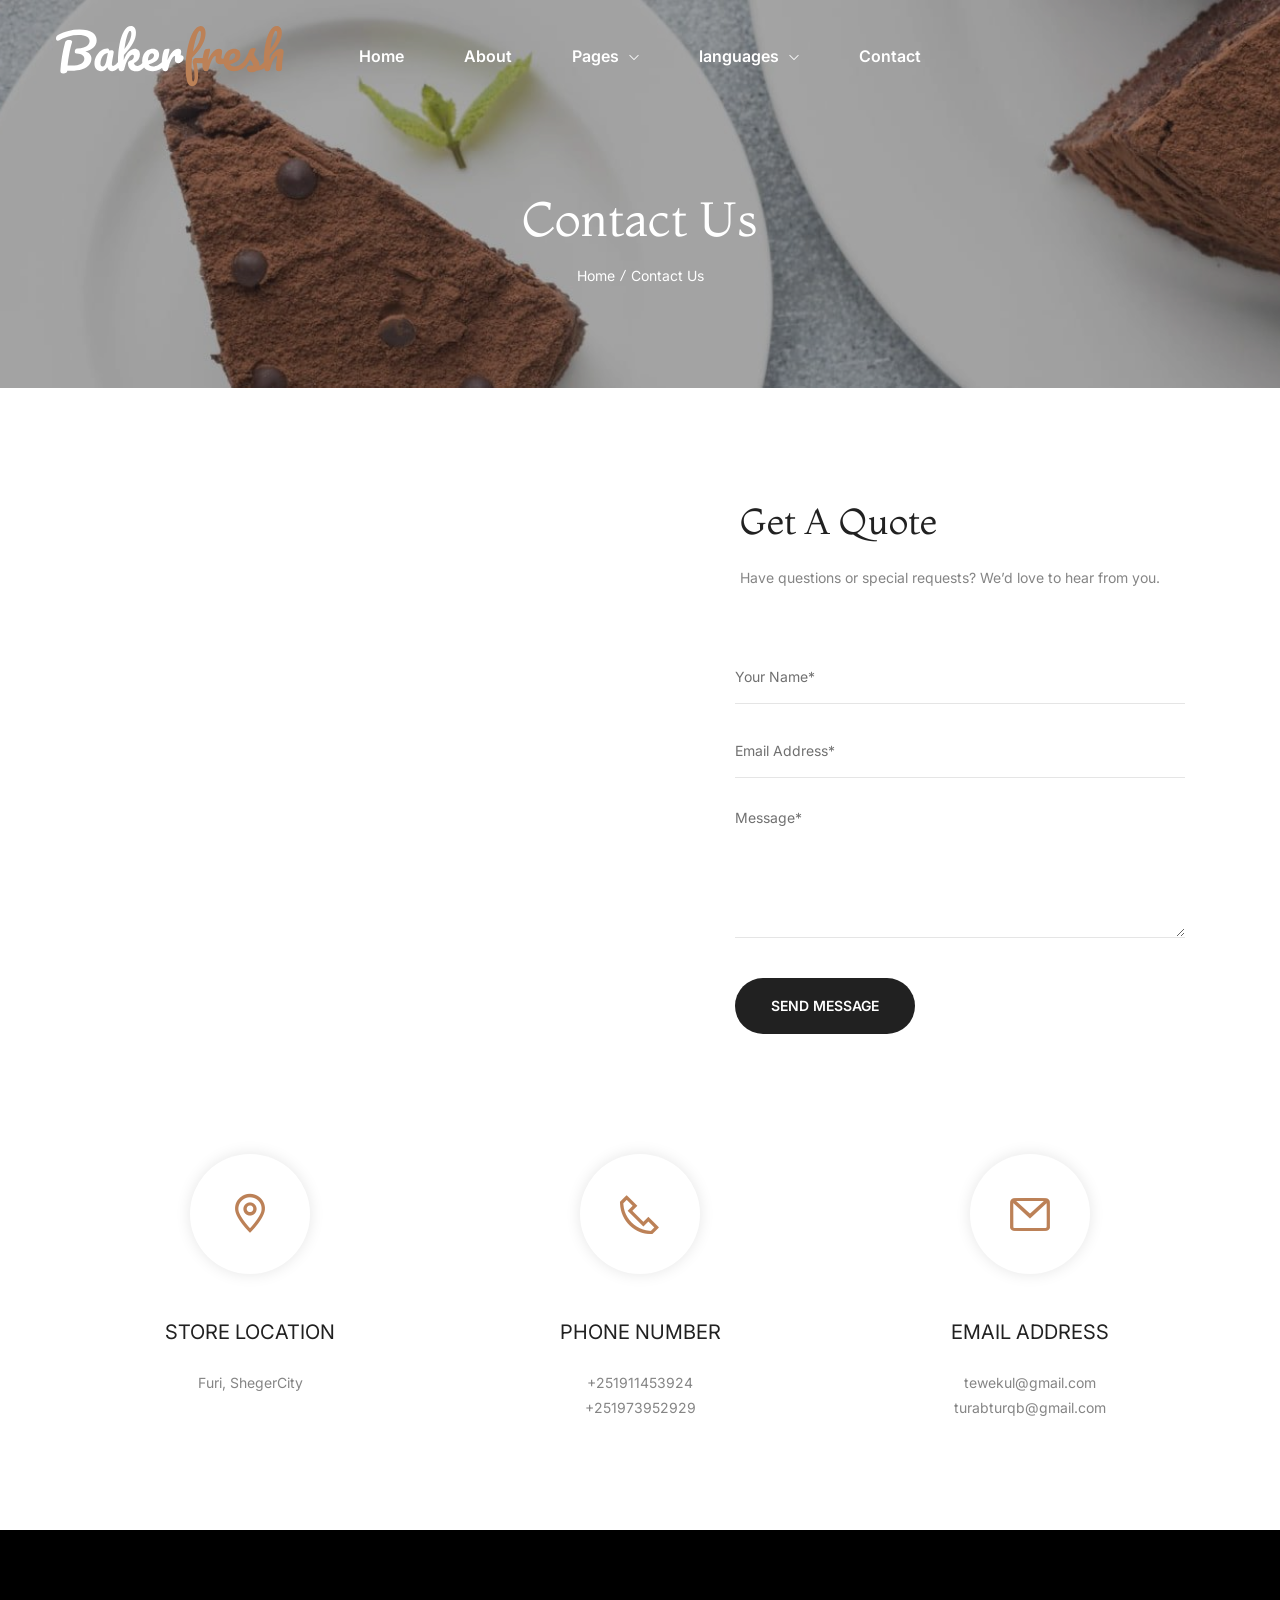
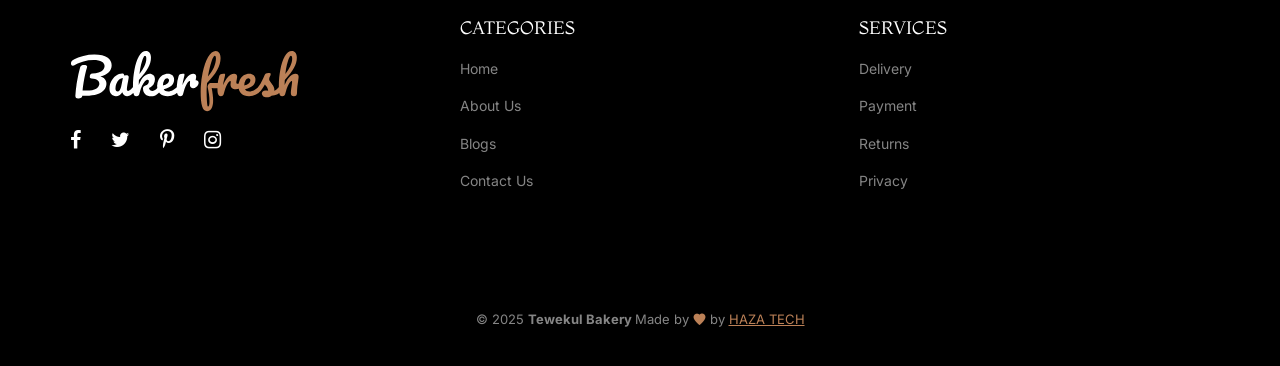
<file: contact.html>
<!DOCTYPE html>

<html class="no-js" lang="en">
<head>
    <meta charset="utf-8">
    <meta http-equiv="x-ua-compatible" content="ie=edge">
    <title>Bakery</title>
    <meta name="robots" content="noindex, follow" />
    <meta name="description" content="">
    <meta name="viewport" content="width=device-width, initial-scale=1, shrink-to-fit=no">
    <!-- Favicon -->
    <link rel="shortcut icon" type="image/x-icon" href="assets/images/tewkul/favicon.ico">

    <!-- CSS (Font, Vendor, Icon, Plugins & Style CSS files) -->

    <!-- Font CSS -->
    <link rel="preconnect" href="https://fonts.googleapis.com/">
    <link rel="preconnect" href="https://fonts.gstatic.com/" crossorigin>
    <link href="https://fonts.googleapis.com/css2?family=Allura&amp;family=Handlee&amp;family=Inter:wght@300;400;500;600;700&amp;family=Comfortaa:wght@300;400;500;600;700&amp;family=Montaga&amp;family=Pacifico&amp;family=Fredericka+the+Great&amp;family=Playfair+Display:ital,wght@0,400;0,500;0,600;0,700;0,800;0,900;1,400;1,500;1,600;1,700;1,800;1,900&amp;family=Yellowtail&amp;display=swap" rel="stylesheet">

    <!-- Vendor CSS (Bootstrap & Icon Font) -->
    <link rel="stylesheet" href="assets/css/vendor/bootstrap.min.css">
    <link rel="stylesheet" href="assets/css/vendor/lastudioicons.css">
    <link rel="stylesheet" href="assets/css/vendor/dliconoutline.css">

    <!-- Plugins CSS (All Plugins Files) -->
    <link rel="stylesheet" href="assets/css/animate.min.css">
    <link rel="stylesheet" href="assets/css/swiper-bundle.min.css">
    <link rel="stylesheet" href="assets/css/ion.rangeSlider.min.css">
    <link rel="stylesheet" href="assets/css/lightgallery-bundle.min.css">
    <link rel="stylesheet" href="assets/css/magnific-popup.css">

    <!-- Style CSS -->
    <link rel="stylesheet" href="assets/css/style.css">

</head>

<body>

    <!-- Header Start -->
    <div class="header-section header-transparent header-sticky">
            <div class="container position-relative">

                <div class="row align-items-center">
                    <div class="col-lg-3 col-xl-3 col-7">
                        <!-- Header Logo Start -->
                        <div class="header-logo">
                            <a href="index.html">
                                <img class="white-logo" src="assets/images/logo-white.svg" width="229" height="62" alt="Logo">
                            </a>
                        </div>
                        <!-- Header Logo End -->
                    </div>
                    <div class="col-lg-7 col-xl-6 d-none d-lg-block">
                        <!-- Header Menu Start -->
                        <div class="header-menu">
                            <ul class="header-primary-menu d-flex justify-content-center">
                                <li><a class="menu-item-link" href="index.html" data-en="Home" data-am="መነሻ"><span>Home</span></a></li>
                               <li><a class="menu-item-link" href="about.html" data-en="About" data-am="ስለ እኛ"><span>About Us</span></a></li>
                                <li><a class="menu-item-link" href="#"  data-en="Pages" data-am="ገፆች"><span>Pages</span></a>
                                    <ul class="sub-menu">
                                        <li><a class="sub-item-link" href="faq.html" data-en="FAQs" data-am="ተደጋጋሚ ጥያቄዋች" ><span>FAQs</span></a></li>
                                        <li><a class="sub-item-link" href="blog.html " data-en="Blogs" data-am="ብሎግ"><span>Blogs</span></a></li>
                                    </ul>
                                </li>
                                <li><a class="menu-item-link" data-en="languages" data-am="ቋንቋ"  href="#"><span>languages</span></a>
                                    <ul class="sub-menu" id="language-switcher">
                                       <li> <a onclick="changeLanguage('en')" class="sub-item-link" data-en="English" data-am="ኢንግሊዘኛ"><span>English</span></a></li>
                                       <li> <a onclick="changeLanguage('am')"class="sub-item-link " data-en="Amharic" data-am="አማርኛ"><span>Amharic</span></a></li>
                                    </ul>
                                <li><a class="menu-item-link" href="contact.html" data-en="Contact" data-am="ያግኙን"><span>Contact</span></a></li>
                            </ul>
                        </div>
                        <!-- Header Menu End -->
                    </div>
                    <div class="col-lg-2 col-xl-3 col-5">
                        <!-- Header Meta Start -->
                        <div class="header-meta">
                            <ul class="header-meta__action d-flex justify-content-end">
                                
                                <li class="d-lg-none">
                                    <button class="action" data-bs-toggle="offcanvas" data-bs-target="#offcanvasMenu"><i class="lastudioicon-menu-8-1"></i></button>
                                </li>
                            </ul>
                        </div>
                        <!-- Header Meta End -->
                    </div>
                </div>

            </div>
        </div>
    <!-- Header End -->

    <!-- Search Start  -->
    <div class="search-popup position-fixed top-0 start-0 w-100 h-100 d-flex align-items-center justify-content-center p-6 bg-black bg-opacity-75">
        <div class="search-popup__form position-relative">
            <form action="#">
                <input class="search-popup__field border-0 border-bottom bg-transparent text-white w-100 tra py-3" type="text" placeholder="Search…">
                <button class="search-popup__icon text-white border-0 bg-transparent position-absolute top-50 end-0 translate-middle-y"><i class="lastudioicon-zoom-1"></i></button>
            </form>
        </div>
        <button class="search-popup__close position-absolute top-0 end-0 m-8 p-3 lh-1 border-0 text-white fs-4"><i class="lastudioicon-e-remove"></i></button>
    </div>
    <!-- Search End -->

    <!-- offcanvas Menu Start -->
    <div class="offcanvas offcanvas-end offcanvas-menu bg-secondary" id="offcanvasMenu">
        <div class="offcanvas-header justify-content-end">
            <button type="button" class="btn-close text-white" data-bs-dismiss="offcanvas"><i class="lastudioicon-e-remove"></i></button>
        </div>
        <div class="offcanvas-body">
            <ul class="mobile-primary-menu">
                <li><a class="menu-item-link" href="index.html" data-en="Home" data-am="መነሻ" ><span>Home</span></a></li>
                <li><a class="menu-item-link" href="about.html" data-en="About" data-am="ስለ እኛ"><span>About</span></a></li>
                <li><a class="menu-item-link" data-en="languages" data-am="ቋንቋ"  href="#"><span>languages</span></a>
                    <ul class="sub-menu" id="language-switcher">
                       <li> <a onclick="changeLanguage('en')" class="sub-item-link" data-en="English" data-am="ኢንግሊዘኛ"><span>English</span></a></li>
                       <li> <a onclick="changeLanguage('am')"class="sub-item-link " data-en="Amharic" data-am="አማርኛ"><span>Amharic</span></a></li>
                    </ul></li>
                <li><a class="menu-item-link" href="#" data-en="Pages" data-am="ገፆች"><span>Pages</span></a>
                    <ul class="sub-menu">
                        <li><a class="sub-item-link" href="faq.html" data-en="FAQs" data-am="ተደጋጋሚ ጥያቄዋች"><span>FAQs</span></a></li>
                        <li><a class="sub-item-link" href="blog.html" data-en="Blog" data-am="ብሎግ"><span>Blog</span></a></li>
                        
                    </ul>
                </li>
                
                <li><a class="menu-item-link" href="contact.html" data-en="Contact" data-am="ያግኙን"><span>Contact</span></a></li>
            </ul>
            <ul class="hotline-wrapper offcanvas-hotline">
                <li>
                    <div class="hotline">
                        <i class="lastudioicon lastudioicon-support248"></i>
                        <div class="hotline-content">
                            <span class="hotline-text">Hotline</span>
                            <a class="hotline-link" href="tel:0123456789">251911453924</a>
                        </div>
                    </div>
                </li>
                <li>
                    <div class="hotline">
                        <i class="lastudioicon lastudioicon-pin-check"></i>
                        <div class="hotline-content">
                            <span class="hotline-text" >Store Location</span>
                            <a class="hotline-link" href="#/">Sheger City, Furi</a>
                        </div>
                    </div>
                </li>
            </ul>
        </div>
    </div>
    <!-- offcanvas Menu End -->


    <!-- Breadcrumb Section Start -->
    <div class="breadcrumb" data-bg-image="assets/images/bg/breadcrumb-bg-4.jpg">
        <div class="container">
            <div class="row">
                <div class="col-12">
                    <div class="breadcrumb_content">
                        <h1 class="breadcrumb_title" data-en="Contact Us" data-am="ያግኙን">Contact Us</h1>
                        <ul class="breadcrumb_list">
                            <li><a href="index.html" data-en="Home" data-am="መነሻ">Home</a></li>
                            <li data-en="Contact Us" data-am="ያግኙን">Contact Us </li>
                        </ul>
                    </div>
                </div>
            </div>
        </div>
    </div>
    <!-- Breadcrumb Section End -->

    <!-- Contact Form Section Start -->
    <div class="contact-section3">
        <div class="container-fluid g-0 section-padding-03">
            <div class="row g-0 align-items-center">
                <div class="col-md-6 col-12">
                    <!-- Google Map Area Start -->
                    <div class="google-map-area w-100" data-aos="fade-up" data-aos-duration="1000">
                        <iframe src="https://www.google.com/maps/embed?pb=!1m18!1m12!1m3!1d31743.392829249045!2d38.6789337!3d8.906554!2m3!1f0!2f0!3f0!3m2!1i1024!2i768!4f13.1!3m3!1m2!1s0x164b85566fa15f4f%3A0xdf674924f3c4db91!2sTewekul%20Bakery%2C%20Furi%2C%20Sheger%20City%2C%20Ethiopia!5e0!3m2!1sen!2set!4v1617692379390!5m2!1sen!2set" width="600" height="450" style="border:0;" allowfullscreen="" loading="lazy"></iframe>

                    </div>
                    <!-- Google Map Area Start -->
                </div>
                <div class="col-md-6 col-12">
                    <div class="contact-section3_formbg">
                        <h2 class="contact-section3_form__title">Get A Quote</h2>
                        <p class="contact-section3_form__text" data-en="Have questions or special requests? We’d love to hear from you." data-am="ትኩስ እና ጣፋጭ ዳቦዎችን፣ ኬኮች እና ሌሎች የዳቦ መጋገሪያ ምርቶችን እናቀርባለን።  እኛን ይጎብኙን እና ጣፋጭ ምግባችንን ይሞክሩ!">Nulla Lorem mollit cupidatat irure. Laborum magna nulla duis</p>
                        <form class="contact-section3_form" id="contact-form" action="https://htmldemo.net/bakerfresh/bakerfresh/assets/php/mail-2.php" method="post">
                            <div class="row">
                                <div class="col-12 form-p">
                                    <div class="form-group">
                                        <input class="form-field" type="text" placeholder="Your Name*" name="name">
                                    </div>
                                </div>
                                <div class="col-12 form-p">
                                    <div class="form-group">
                                        <input class="form-field" type="email" placeholder="Email Address*" name="email">
                                    </div>
                                </div>
                                <div class="col-12 form-p">
                                    <div class="form-group">
                                        <textarea class="form-control form-field text-area" name="message" placeholder="Message*"></textarea>
                                    </div>
                                </div>
                                <div class="col-md-12 form-p">
                                    <div class="form-group mb-0 d-flex justify-content-start">
                                        <button class="btn btn-secondary btn-hover-primary" type="submit">Send Message</button>
                                    </div>
                                </div>
                            </div>
                        </form>
                        <!-- Message Notification -->
                        <p class="form-messege"></p>
                    </div>
                </div>
            </div>
        </div>
        <div class="container custom-container section-padding-03 pt-0">
            <div class="row row-cols-md-3 row-cols-1 content-list">
                <div class="col">
                    <div class="contact-section3_content">
                        <span class="contact-section3_content__icon"><i class="lastudioicon lastudioicon-pin-3-2"></i></span>
                        <span class="contact-section3_content__title">Store Location</span>
                        <span class="contact-section3_content__text">Furi, ShegerCity </span>
                    </div>
                </div>
                <div class="col">
                    <div class="contact-section3_content">
                        <span class="contact-section3_content__icon"><i class="lastudioicon lastudioicon-phone-2"></i></span>
                        <span class="contact-section3_content__title">Phone Number</span>
                        <span class="contact-section3_content__text"><a >+251911453924</a><br><a>+251973952929</a></span>
                    </div>
                </div>
                <div class="col">
                    <div class="contact-section3_content">
                        <span class="contact-section3_content__icon"><i class="lastudioicon lastudioicon-mail"></i></span>
                        <span class="contact-section3_content__title">Email Address</span>
                        <span class="contact-section3_content__text"><a href="mailto:info@admin.com">tewekul@gmail.com</a> <br><a href="mailto:test@mail.com">turabturqb@gmail.com</a></span>
                    </div>
                </div>
            </div>
        </div>
    </div>
    <!-- Contact Form Section End -->

    <div class="bg-dark-four dark-footer">
        <!-- Footer Strat -->
        <div class="footer-section">

            <!-- Footer Widget Section Strat -->
            <div class="footer-widget-section">
                <div class="container custom-container">
                    <div class="row gy-6">
                        <div class="col-md-4">
                            <!-- Footer Widget Section Strat -->
                            <div class="footer-widget">
                                <div class="footer-widget__logo">
                                    <a class="logo-dark" href="index.html"><img src="assets/images/logo.svg" alt="Logo"></a>
                                    <a class="logo-white d-none" href="index.html"><img src="assets/images/logo-white.svg" alt="Logo"></a>
                                </div>
                                <div class="footer-widget__social">
                                    <a href="#/"><i class="lastudioicon-b-facebook"></i></a>
                                    <a href="#/"><i class="lastudioicon-b-twitter"></i></a>
                                    <a href="#/"><i class="lastudioicon-b-pinterest"></i></a>
                                    <a href="#/"><i class="lastudioicon-b-instagram"></i></a>
                                </div>
                            </div>
                            <!-- Footer Widget Section End -->
                        </div>
                        <div class="col-md-8">
                            <!-- Footer Widget Wrapper Strat -->
                            <div class="footer-widget-wrapper d-flex flex-wrap gap-4">

                                <!-- Footer Widget Strat -->
                                <div class="footer-widget flex-grow-1">
                                    <h4 class="footer-widget__title">Categories</h4>

                                    <ul class="footer-widget__link">
                                        <li><a href="index.html">Home</a></li>
                                        <li><a href="about.html">About Us</a></li>
                                        <li><a href="blog.html">Blogs</a></li>
                                        <li><a href="contact.html">Contact Us</a></li>
                                    </ul>
                                </div>
                                <!-- Footer Widget End -->

                                <!-- Footer Widget Strat -->
                                <div class="footer-widget flex-grow-1">
                                    <h4 class="footer-widget__title">Services</h4>

                                    <ul class="footer-widget__link">
                                        <li><a href="coming-soon.html">Delivery</a></li>
                                        <li><a href="javascript:void(0)">Payment</a></li>
                                        <li><a href="javascript:void(0)">Returns</a></li>
                                        <li><a href="javascript:void(0)">Privacy</a></li>
                                    </ul>
                                </div>
                                <!-- Footer Widget End -->

                            </div>
                            <!-- Footer Widget Wrapper End -->
                        </div>
                    </div>
                </div>
            </div>
            <!-- Footer Widget Section End -->

            <!-- Footer Copyright Strat -->
            <div class="footer-copyright footer-copyright-two">
                <div class="container">
                    <!-- Footer Copyright Text Strat -->
                    <div class="footer-copyright-text text-center">
                        <p>&copy; 2025 <strong> Tewekul Bakery </strong> Made by <i class="lastudioicon-heart-1"></i> by <a href="https://hazatech.netlify.app">HAZA TECH</a></p>
                    </div>
                    <!-- Footer Copyright Text End -->
                </div>
            </div>
            <!-- Footer Copyright End -->

        </div>
        <!-- Footer End -->
    </div>

    <!-- JS Vendor, Plugins & Activation Script Files -->

    <!-- Vendors JS -->
    <script src="assets/js/vendor/modernizr-3.11.7.min.js"></script>
    <script src="assets/js/vendor/jquery-3.6.0.min.js"></script>
    <script src="assets/js/vendor/jquery-migrate-3.3.2.min.js"></script>
    <script src="assets/js/vendor/bootstrap.bundle.min.js"></script>

    <!-- Plugins JS -->
    <script src="assets/js/swiper-bundle.min.js"></script>
    <script src="assets/js/countdown.min.js"></script>
    <script src="assets/js/ion.rangeSlider.min.js"></script>
    <script src="assets/js/lightgallery.min.js"></script>
    <script src="assets/js/jquery.magnific-popup.min.js"></script>
    <script src="assets/js/ajax.js"></script>
    <script src="assets/js/jquery.validate.min.js"></script>

    <!-- Activation JS -->
    <script src="assets/js/main.js"></script>
    <script src="assets/js/myscript.js"></script>

</body>



</html>
</file>
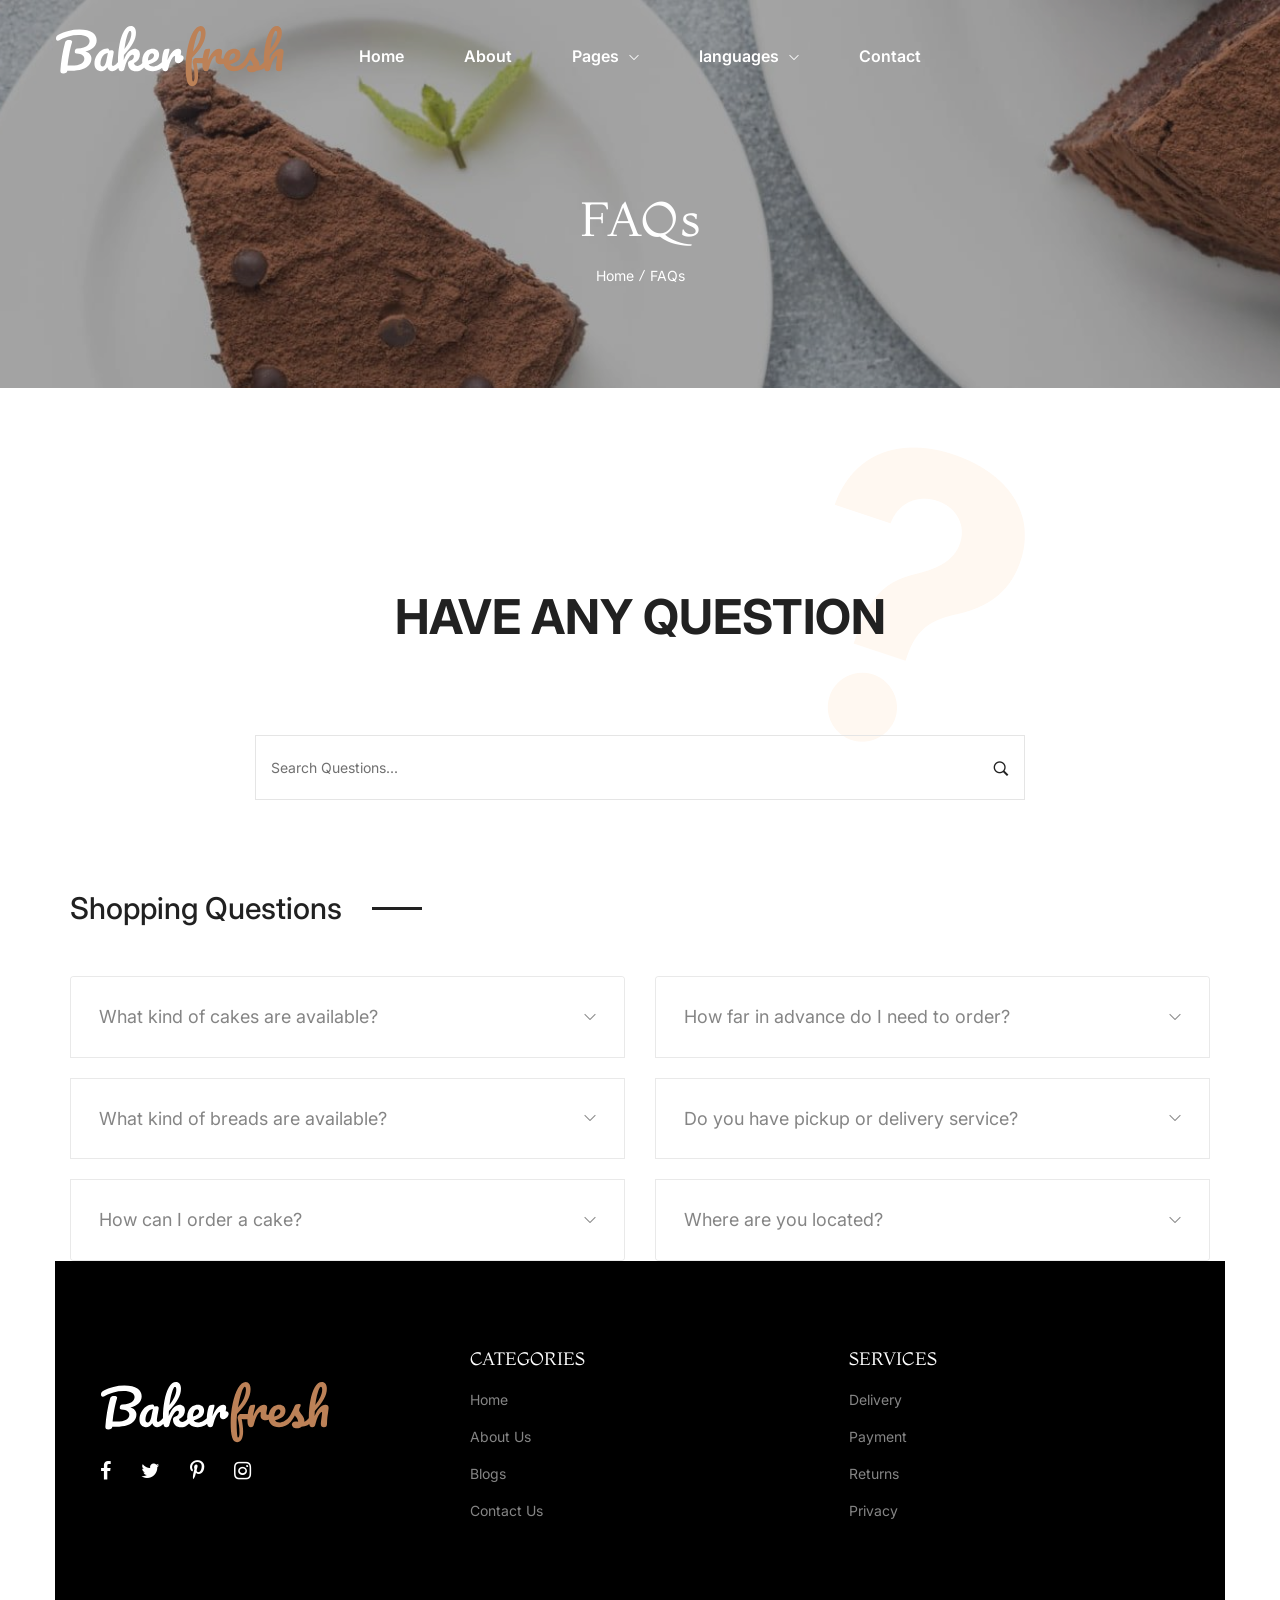
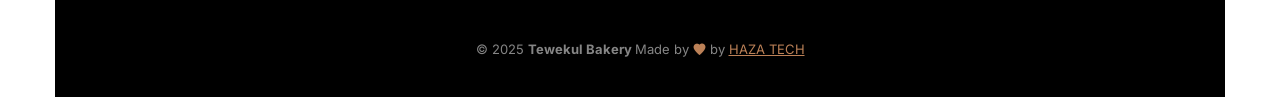
<file: faq.html>
<!DOCTYPE html>

<html class="no-js" lang="en">

<head>
    <meta charset="utf-8">
    <meta http-equiv="x-ua-compatible" content="ie=edge">
    <title> Tewekul Bakery</title>
    <meta name="robots" content="noindex, follow" />
    <meta name="description" content="">
    <meta name="viewport" content="width=device-width, initial-scale=1, shrink-to-fit=no">
    <!-- Favicon -->
    <link rel="shortcut icon" type="image/x-icon" href="assets/images/tewkul/favicon.ico">

    <!-- CSS (Font, Vendor, Icon, Plugins & Style CSS files) -->

    <!-- Font CSS -->
    <link rel="preconnect" href="https://fonts.googleapis.com/">
    <link rel="preconnect" href="https://fonts.gstatic.com/" crossorigin>
    <link href="https://fonts.googleapis.com/css2?family=Allura&amp;family=Handlee&amp;family=Inter:wght@300;400;500;600;700&amp;family=Comfortaa:wght@300;400;500;600;700&amp;family=Montaga&amp;family=Pacifico&amp;family=Fredericka+the+Great&amp;family=Playfair+Display:ital,wght@0,400;0,500;0,600;0,700;0,800;0,900;1,400;1,500;1,600;1,700;1,800;1,900&amp;family=Yellowtail&amp;display=swap" rel="stylesheet">

    <!-- Vendor CSS (Bootstrap & Icon Font) -->
    <link rel="stylesheet" href="assets/css/vendor/bootstrap.min.css">
    <link rel="stylesheet" href="assets/css/vendor/lastudioicons.css">
    <link rel="stylesheet" href="assets/css/vendor/dliconoutline.css">

    <!-- Plugins CSS (All Plugins Files) -->
    <link rel="stylesheet" href="assets/css/animate.min.css">
    <link rel="stylesheet" href="assets/css/swiper-bundle.min.css">
    <link rel="stylesheet" href="assets/css/ion.rangeSlider.min.css">
    <link rel="stylesheet" href="assets/css/lightgallery-bundle.min.css">
    <link rel="stylesheet" href="assets/css/magnific-popup.css">

    <!-- Style CSS -->
    <link rel="stylesheet" href="assets/css/style.css">

</head>

<body>

    <!-- Header Start -->
    <div class="header-section header-transparent header-sticky">
            <div class="container position-relative">

                <div class="row align-items-center">
                    <div class="col-lg-3 col-xl-3 col-7">
                        <!-- Header Logo Start -->
                        <div class="header-logo">
                            <a href="index.html">
                                <img class="white-logo" src="assets/images/logo-white.svg" width="229" height="62" alt="Logo">
                            </a>
                        </div>
                        <!-- Header Logo End -->
                    </div>
                    <div class="col-lg-7 col-xl-6 d-none d-lg-block">
                        <!-- Header Menu Start -->
                        <div class="header-menu">
                            <ul class="header-primary-menu d-flex justify-content-center">
                                <li><a class="menu-item-link" href="index.html" data-en="Home" data-am="መነሻ"><span>Home</span></a></li>
                               <li><a class="menu-item-link" href="about.html" data-en="About" data-am="ስለ እኛ"><span>About Us</span></a></li>
                                <li><a class="menu-item-link" href="#"  data-en="Pages" data-am="ገፆች"><span>Pages</span></a>
                                    <ul class="sub-menu">
                                        <li><a class="sub-item-link" href="faq.html" data-en="FAQs" data-am="ተደጋጋሚ ጥያቄዋች" ><span>FAQs</span></a></li>
                                        <li><a class="sub-item-link" href="blog.html " data-en="Blogs" data-am="ብሎግ"><span>Blogs</span></a></li>
                                    </ul>
                                </li>
                                <li><a class="menu-item-link" data-en="languages" data-am="ቋንቋ"  href="#"><span>languages</span></a>
                                    <ul class="sub-menu" id="language-switcher">
                                       <li> <a onclick="changeLanguage('en')" class="sub-item-link" data-en="English" data-am="ኢንግሊዘኛ"><span>English</span></a></li>
                                       <li> <a onclick="changeLanguage('am')"class="sub-item-link " data-en="Amharic" data-am="አማርኛ"><span>Amharic</span></a></li>
                                    </ul>
                                <li><a class="menu-item-link" href="contact.html" data-en="Contact" data-am="ያግኙን"><span>Contact</span></a></li>
                            </ul>
                        </div>
                        <!-- Header Menu End -->
                    </div>
                    <div class="col-lg-2 col-xl-3 col-5">
                        <!-- Header Meta Start -->
                        <div class="header-meta">
                            <ul class="header-meta__action d-flex justify-content-end">
                                
                                <li class="d-lg-none">
                                    <button class="action" data-bs-toggle="offcanvas" data-bs-target="#offcanvasMenu"><i class="lastudioicon-menu-8-1"></i></button>
                                </li>
                            </ul>
                        </div>
                        <!-- Header Meta End -->
                    </div>
                </div>

            </div>
        </div>
    <!-- Header End -->

    <!-- Search Start  -->
    <div class="search-popup position-fixed top-0 start-0 w-100 h-100 d-flex align-items-center justify-content-center p-6 bg-black bg-opacity-75">
        <div class="search-popup__form position-relative">
            <form action="#">
                <input class="search-popup__field border-0 border-bottom bg-transparent text-white w-100 tra py-3" type="text" placeholder="Search…">
                <button class="search-popup__icon text-white border-0 bg-transparent position-absolute top-50 end-0 translate-middle-y"><i class="lastudioicon-zoom-1"></i></button>
            </form>
        </div>
        <button class="search-popup__close position-absolute top-0 end-0 m-8 p-3 lh-1 border-0 text-white fs-4"><i class="lastudioicon-e-remove"></i></button>
    </div>
    <!-- Search End -->

    <!-- offcanvas Menu Start -->
    <div class="offcanvas offcanvas-end offcanvas-menu bg-secondary" id="offcanvasMenu">
        <div class="offcanvas-header justify-content-end">
            <button type="button" class="btn-close text-white" data-bs-dismiss="offcanvas"><i class="lastudioicon-e-remove"></i></button>
        </div>
        <div class="offcanvas-body">
            <ul class="mobile-primary-menu">
                <li><a class="menu-item-link" href="index.html" data-en="Home" data-am="መነሻ" ><span>Home</span></a></li>
                <li><a class="menu-item-link" href="about.html" data-en="About" data-am="ስለ እኛ"><span>About</span></a></li>
                <li><a class="menu-item-link" data-en="languages" data-am="ቋንቋ"  href="#"><span>languages</span></a>
                    <ul class="sub-menu" id="language-switcher">
                       <li> <a onclick="changeLanguage('en')" class="sub-item-link" data-en="English" data-am="ኢንግሊዘኛ"><span>English</span></a></li>
                       <li> <a onclick="changeLanguage('am')"class="sub-item-link " data-en="Amharic" data-am="አማርኛ"><span>Amharic</span></a></li>
                    </ul></li>
                <li><a class="menu-item-link" href="#" data-en="Pages" data-am="ገፆች"><span>Pages</span></a>
                    <ul class="sub-menu">
                        <li><a class="sub-item-link" href="faq.html" data-en="FAQs" data-am="ተደጋጋሚ ጥያቄዋች"><span>FAQs</span></a></li>
                        <li><a class="sub-item-link" href="blog.html" data-en="Blog" data-am="ብሎግ"><span>Blog</span></a></li>
                        
                    </ul>
                </li>
                
                <li><a class="menu-item-link" href="contact.html" data-en="Contact" data-am="ያግኙን"><span>Contact</span></a></li>
            </ul>
            <ul class="hotline-wrapper offcanvas-hotline">
                <li>
                    <div class="hotline">
                        <i class="lastudioicon lastudioicon-support248"></i>
                        <div class="hotline-content">
                            <span class="hotline-text">Hotline</span>
                            <a class="hotline-link" href="tel:0123456789">251911453924</a>
                        </div>
                    </div>
                </li>
                <li>
                    <div class="hotline">
                        <i class="lastudioicon lastudioicon-pin-check"></i>
                        <div class="hotline-content">
                            <span class="hotline-text" >Store Location</span>
                            <a class="hotline-link" href="#/">Sheger City, Furi</a>
                        </div>
                    </div>
                </li>
            </ul>
        </div>
    </div>
    <!-- offcanvas Menu End -->

    <!-- Breadcrumb Section Start -->
    <div class="breadcrumb" data-bg-image="assets/images/bg/breadcrumb-bg-4.jpg">
        <div class="container">
            <div class="row">
                <div class="col-12">
                    <div class="breadcrumb_content">
                        <h1 class="breadcrumb_title" data-en="FAQs" data-am="ተደጋጋሚ ጥያቄዋች"></h1>
                        <ul class="breadcrumb_list">
                            <li><a href="index.html" data-en="Home" data-am="መነሻ"></a></li>
                            <li data-en="FAQs" data-am="ተደጋጋሚ ጥያቄዋች">FAQs</li>
                        </ul>
                    </div>
                </div>
            </div>
        </div>
    </div>
    <!-- Breadcrumb Section End -->

    <!-- Faq Section Start -->
    <div class="faq">
        <div class="container custom-container">
            <div class="row" id="exampleOne">
                <div class="col-12">
                    <div class="faq-top" data-bg-image="assets/images/shape/faqs.png">
                        <h2 class="faq-top__title" data-en="Have Any Question" data-am="ጥያቄ አለዎት" ></h2>
                        <form action="#" class="faq-search">
                            <input type="text" class="faq-search__input form-field" placeholder="Search Questions...">
                            <button class="faq-search__btn"><i class="lastudioicon-zoom-1"></i></button>
                        </form>
                    </div>
                </div>
                <div class="col-12">
                    <div class="faq-head">
                        <h3 class="faq-head__title">Shopping Questions</h3>
                        <span class="faq-head__border"></span>
                    </div>
                </div>
                <div class="col-md-6">
                    <div class="accordion">
                        <div class="accordion-item">
                            <h2 class="accordion-header">
                                <button class="accordion-button collapsed" type="button" data-bs-toggle="collapse" data-bs-target="#collapseOne" aria-expanded="true" aria-controls="collapseOne" >
                                    <span data-en="What kind of cakes are available?" data-am="ምን አይነት ኬኮች ይገኛሉ? ">Do you ship worldwide?</span>
                                    <i class="lastudioicon lastudioicon-down-arrow"></i>
                                </button>
                            </h2>
                            <div id="collapseOne" class="accordion-collapse collapse" data-bs-parent="#exampleOne" ">
                                <div class="accordion-body" data-en="We have cakes in various flavors and sizes. Choose from chocolate, vanilla, red velvet, carrot, and many more. You can also order cakes for special occasions." data-am="በተለያዩ ጣዕምና መጠኖች ኬኮች አሉን። ከቸኮሌት፣ ቫኒላ፣ ቀይ ቬልቬት፣ ካሮት፣ እና ሌሎች ብዙ ይምረጡ። ለልዩ አጋጣሚዎችም ኬክ ማዘዝ ይችላሉ">Nulla Lorem mollit cupidatat irure. Laborum magna nulla duis ullamco cillum dolor. Voluptate exercitation incididunt aliquip deserunt reprehenderit elit laborum. apibus leo.</div>
                            </div>
                        </div>
                        <div class="accordion-item">
                            <h2 class="accordion-header">
                                <button class="accordion-button collapsed" type="button" data-bs-toggle="collapse" data-bs-target="#collapseTwo" aria-expanded="true" aria-controls="collapseTwo" >
                                    <span data-en="What kind of breads are available?" data-am="ምን አይነት ዳቦዎች አሉ?">Amet minim mollit non deserunt ullamco.</span>
                                    <i class="lastudioicon lastudioicon-down-arrow"></i>
                                </button>
                            </h2>
                            <div id="collapseTwo" class="accordion-collapse collapse" data-bs-parent="#exampleOne">
                                <div class="accordion-body" data-en="We bake fresh bread daily.  We have French bread, traditional Ethiopian bread, whole wheat bread, and many more." data-am=" ትኩስ ዳቦዎችን በየቀኑ እንጋገራለን። ከፈረንጅ ዳቦ፣ ከሀገር ዳቦ፣ ከእህል ዳቦ እና ሌሎች ብዙ ይገኛሉ።">Nulla Lorem mollit cupidatat irure. Laborum magna nulla duis ullamco cillum dolor. Voluptate exercitation incididunt aliquip deserunt reprehenderit elit laborum. apibus leo.</div>
                            </div>
                        </div>
                        <div class="accordion-item">
                            <h2 class="accordion-header">
                                <button class="accordion-button collapsed" type="button" data-bs-toggle="collapse" data-bs-target="#collapseThree" aria-expanded="true" aria-controls="collapseThree" >
                                    <span data-en="How can I order a cake?" data-am="ኬክ እንዴት ማዘዝ እችላለሁ?">Amet minim mollit non deserunt ullamco.</span>
                                    <i class="lastudioicon lastudioicon-down-arrow"></i>
                                </button>
                            </h2>
                            <div id="collapseThree" class="accordion-collapse collapse" data-bs-parent="#exampleOne">
                                <div class="accordion-body" data-en="You can order by phone, email, or by coming directly to our bakery" data-am="  በስልክ፣ በኢሜል ወይም በቀጥታ ወደ መጋገሪያችን በመምጣት ማዘዝ ይችላሉ።">Nulla Lorem mollit cupidatat irure. Laborum magna nulla duis ullamco cillum dolor. Voluptate exercitation incididunt aliquip deserunt reprehenderit elit laborum. apibus leo.</div>
                            </div>
                        </div>
                    </div>
                </div>
                <div class="col-md-6">
                    <div class="accordion">
                        <div class="accordion-item">
                            <h2 class="accordion-header">
                                <button class="accordion-button collapsed" type="button" data-bs-toggle="collapse" data-bs-target="#collapseFour" aria-expanded="true" aria-controls="collapseFour" >
                                    <span data-en="How far in advance do I need to order?" data-am="ምን ያህል ጊዜ በፊት ማዘዝ አለብኝ?">Do you ship worldwide?</span>
                                    <i class="lastudioicon lastudioicon-down-arrow"></i>
                                </button>
                            </h2>
                            <div id="collapseFour" class="accordion-collapse collapse" data-bs-parent="#exampleOne">
                                <div class="accordion-body" data-en="For special cakes, it is recommended to order at least 2-3 days in advan" data-am="ለልዩ ኬኮች ቢያንስ ከ 2-3 ቀናት በፊት ማዘዝ ይመከራል።">Nulla Lorem mollit cupidatat irure. Laborum magna nulla duis ullamco cillum dolor. Voluptate exercitation incididunt aliquip deserunt reprehenderit elit laborum. apibus leo.</div>
                            </div>
                        </div>
                        <div class="accordion-item">
                            <h2 class="accordion-header">
                                <button class="accordion-button collapsed" type="button" data-bs-toggle="collapse" data-bs-target="#collapseFive" aria-expanded="true" aria-controls="collapseFive" >
                                    <span data-en="Do you have pickup or delivery service?" data-am="የመውሰጃ ወይም የማድረስ አገልግሎት አላችሁ? ">Amet minim mollit non deserunt ullamco.</span>
                                    <i class="lastudioicon lastudioicon-down-arrow"></i>
                                </button>
                            </h2>
                            <div id="collapseFive" class="accordion-collapse collapse" data-bs-parent="#exampleOne">
                                <div class="accordion-body" data-en="Please ask us about our pickup and delivery service." data-am="እባክዎን ስለ መውሰጃ እና ማድረስ አገልግሎታችን ይጠይቁን">Nulla Lorem mollit cupidatat irure. Laborum magna nulla duis ullamco cillum dolor. Voluptate exercitation incididunt aliquip deserunt reprehenderit elit laborum. apibus leo.</div>
                            </div>
                        </div>
                        <div class="accordion-item">
                            <h2 class="accordion-header">
                                <button class="accordion-button collapsed" type="button" data-bs-toggle="collapse" data-bs-target="#collapseSix" aria-expanded="true" aria-controls="collapseSix">
                                    <span data-en="Where are you located?" data-am="  የት ነው የምትገኙት?">Amet minim mollit non deserunt ullamco.</span>
                                    <i class="lastudioicon lastudioicon-down-arrow"></i>
                                </button>
                            </h2>
                            <div id="collapseSix" class="accordion-collapse collapse" data-bs-parent="#exampleOne">
                                <div class="accordion-body" data-en="Furi, Sheger city" data-am="ፉሪ, ሸገር ሲቲ">Nulla Lorem mollit cupidatat irure. Laborum magna nulla duis ullamco cillum dolor. Voluptate exercitation incididunt aliquip deserunt reprehenderit elit laborum. apibus leo.</div>
                            </div>
                        </div>
                    </div>
                </div>
              
                   
    <!-- Faq Section End -->

    <div class="bg-dark-four dark-footer">
        <!-- Footer Strat -->
        <div class="footer-section">

            <!-- Footer Widget Section Strat -->
            <div class="footer-widget-section">
                <div class="container custom-container">
                    <div class="row gy-6">
                        <div class="col-md-4">
                            <!-- Footer Widget Section Strat -->
                            <div class="footer-widget">
                                <div class="footer-widget__logo">
                                    <a class="logo-dark" href="index.html"><img src="assets/images/logo.svg" alt="Logo"></a>
                                    <a class="logo-white d-none" href="index.html"><img src="assets/images/logo-white.svg" alt="Logo"></a>
                                </div>
                                <div class="footer-widget__social">
                                    <a href="#/"><i class="lastudioicon-b-facebook"></i></a>
                                    <a href="#/"><i class="lastudioicon-b-twitter"></i></a>
                                    <a href="#/"><i class="lastudioicon-b-pinterest"></i></a>
                                    <a href="#/"><i class="lastudioicon-b-instagram"></i></a>
                                </div>
                            </div>
                            <!-- Footer Widget Section End -->
                        </div>
                        <div class="col-md-8">
                            <!-- Footer Widget Wrapper Strat -->
                            <div class="footer-widget-wrapper d-flex flex-wrap gap-4">

                                <!-- Footer Widget Strat -->
                                <div class="footer-widget flex-grow-1">
                                    <h4 class="footer-widget__title">Categories</h4>

                                    <ul class="footer-widget__link">
                                        <li><a href="index.html">Home</a></li>
                                        <li><a href="about.html">About Us</a></li>
                                        <li><a href="blog.html">Blogs</a></li>
                                        <li><a href="contact.html">Contact Us</a></li>
                                    </ul>
                                </div>
                                <!-- Footer Widget End -->

                                <!-- Footer Widget Strat -->
                                <div class="footer-widget flex-grow-1">
                                    <h4 class="footer-widget__title">Services</h4>

                                    <ul class="footer-widget__link">
                                        <li><a href="coming-soon.html">Delivery</a></li>
                                        <li><a href="javascript:void(0)">Payment</a></li>
                                        <li><a href="javascript:void(0)">Returns</a></li>
                                        <li><a href="javascript:void(0)">Privacy</a></li>
                                    </ul>
                                </div>
                                <!-- Footer Widget End -->

                            </div>
                            <!-- Footer Widget Wrapper End -->
                        </div>
                    </div>
                </div>
            </div>
            <!-- Footer Widget Section End -->

            <!-- Footer Copyright Strat -->
            <div class="footer-copyright footer-copyright-two">
                <div class="container">
                    <!-- Footer Copyright Text Strat -->
                    <div class="footer-copyright-text text-center">
                        <p>&copy; 2025 <strong> Tewekul Bakery </strong> Made by <i class="lastudioicon-heart-1"></i> by <a href="https://hazatech.netlify.app">HAZA TECH</a></p>
                    </div>
                    <!-- Footer Copyright Text End -->
                </div>
            </div>
            <!-- Footer Copyright End -->

        </div>
        <!-- Footer End -->
    </div>

    <!-- JS Vendor, Plugins & Activation Script Files -->

    <!-- Vendors JS -->
    <script src="assets/js/vendor/modernizr-3.11.7.min.js"></script>
    <script src="assets/js/vendor/jquery-3.6.0.min.js"></script>
    <script src="assets/js/vendor/jquery-migrate-3.3.2.min.js"></script>
    <script src="assets/js/vendor/bootstrap.bundle.min.js"></script>

    <!-- Plugins JS -->
    <script src="assets/js/swiper-bundle.min.js"></script>
    <script src="assets/js/countdown.min.js"></script>
    <script src="assets/js/ion.rangeSlider.min.js"></script>
    <script src="assets/js/lightgallery.min.js"></script>
    <script src="assets/js/jquery.magnific-popup.min.js"></script>
    <script src="assets/js/ajax.js"></script>
    <script src="assets/js/jquery.validate.min.js"></script>

    <!-- Activation JS -->
    <script src="assets/js/main.js"></script>
    <script src="assets/js/myscript.js"></script>

</body>



</html>
</file>
<file: assets/css/vendor/lastudioicons.css>
@font-face {
    font-display: swap;
    font-family: 'LaStudioIcons';
    src: url('../../fonts/lastudioicons/LaStudioIcons.eot');
    src: url('../../fonts/lastudioicons/LaStudioIcons.eot') format('embedded-opentype'),
         url('../../fonts/lastudioicons/LaStudioIcons.woff2') format('woff2'),
         url('../../fonts/lastudioicons/LaStudioIcons.woff') format('woff'),
         url('../../fonts/lastudioicons/LaStudioIcons.ttf') format('truetype'),
         url('../../fonts/lastudioicons/LaStudioIcons.svg#LaStudioIcons') format('svg');
    font-weight: 400;
    font-style: normal
}



[class*="lastudioicon-"] {
    display: inline-block;
    font: normal normal normal 1em/1 LaStudioIcons;
    speak: none;
    text-transform: none;
    -webkit-font-smoothing: antialiased;
    -moz-osx-font-smoothing: grayscale
}

.lastudioicon-mail-2:before {
    content: '\e800'
}

.lastudioicon-b-dribbble:before {
    content: '\e801'
}

.lastudioicon-b-vkontakte:before {
    content: '\e802'
}

.lastudioicon-b-line:before {
    content: '\e803'
}

.lastudioicon-b-twitter-squared:before {
    content: '\e804'
}

.lastudioicon-b-yahoo-1:before {
    content: '\e805'
}

.lastudioicon-b-skype-outline:before {
    content: '\e806'
}

.lastudioicon-globe:before {
    content: '\e807'
}

.lastudioicon-shield:before {
    content: '\e808'
}

.lastudioicon-phone-call:before {
    content: '\e809'
}

.lastudioicon-menu-6:before {
    content: '\e80a'
}

.lastudioicon-support248:before {
    content: '\e80b'
}

.lastudioicon-f-comment-1:before {
    content: '\e80c'
}

.lastudioicon-dot-3:before {
    content: '\e80d'
}

.lastudioicon-mail-1:before {
    content: '\e80e'
}

.lastudioicon-envato:before {
    content: '\e8bc'
}

.lastudioicon-letter-1:before {
    content: '\e8be'
}

.lastudioicon-circle-1:before {
    content: '\e8bf'
}

.lastudioicon-bag-2:before {
    content: '\e8c4'
}

.lastudioicon-bag-3:before {
    content: '\e8c6';
    font-weight: 600
}

.lastudioicon-ic_mail_outline_24px:before {
    content: '\ea02'
}

.lastudioicon-ic_compare_arrows_24px:before {
    content: '\ea03'
}

.lastudioicon-ic_compare_24px:before {
    content: '\ea04'
}

.lastudioicon-ic_share_24px:before {
    content: '\ea05'
}

.lastudioicon-bath-tub-1:before {
    content: '\ea06'
}

.lastudioicon-shopping-cart-1:before {
    content: '\ea07'
}

.lastudioicon-contrast:before {
    content: '\ea08'
}

.lastudioicon-heart-1:before {
    content: '\ea09'
}

.lastudioicon-sort-tool:before {
    content: '\ea0a'
}

.lastudioicon-list-bullet-1:before {
    content: '\ea0b'
}

.lastudioicon-menu-8-1:before {
    content: '\ea0c'
}

.lastudioicon-menu-4-1:before {
    content: '\ea0d'
}

.lastudioicon-menu-3-1:before {
    content: '\ea0e'
}

.lastudioicon-menu-1:before {
    content: '\ea0f'
}

.lastudioicon-down-arrow:before {
    content: '\ea10'
}

.lastudioicon-left-arrow:before {
    content: '\ea11'
}

.lastudioicon-right-arrow:before {
    content: '\ea12'
}

.lastudioicon-up-arrow:before {
    content: '\ea13'
}

.lastudioicon-phone-1:before {
    content: '\ea14'
}

.lastudioicon-pin-3-1:before {
    content: '\ea15'
}

.lastudioicon-search-content:before {
    content: '\ea16'
}

.lastudioicon-single-01-1:before {
    content: '\ea17'
}

.lastudioicon-i-delete:before {
    content: '\ea18'
}

.lastudioicon-zoom-1:before {
    content: '\ea19'
}

.lastudioicon-b-meeting:before {
    content: '\ea1a'
}

.lastudioicon-bag-20:before {
    content: '\ea1b'
}

.lastudioicon-bath-tub-2:before {
    content: '\ea1c'
}

.lastudioicon-web-link:before {
    content: '\ea1d'
}

.lastudioicon-shopping-cart-2:before {
    content: '\ea1e'
}

.lastudioicon-cart-return:before {
    content: '\ea1f'
}

.lastudioicon-check:before {
    content: '\ea20'
}

.lastudioicon-g-check:before {
    content: '\ea21'
}

.lastudioicon-d-check:before {
    content: '\ea22'
}

.lastudioicon-circle-10:before {
    content: '\ea23'
}

.lastudioicon-circle-simple-left:before {
    content: '\ea24'
}

.lastudioicon-circle-simple-right:before {
    content: '\ea25'
}

.lastudioicon-compare:before {
    content: '\ea26'
}

.lastudioicon-letter:before {
    content: '\ea27'
}

.lastudioicon-mail:before {
    content: '\ea28'
}

.lastudioicon-email:before {
    content: '\ea29'
}

.lastudioicon-eye:before {
    content: '\ea2a'
}

.lastudioicon-heart-2:before {
    content: '\ea2b'
}

.lastudioicon-shopping-cart-3:before {
    content: '\ea2c'
}

.lastudioicon-list-bullet-2:before {
    content: '\ea2d'
}

.lastudioicon-marker-3:before {
    content: '\ea2e'
}

.lastudioicon-measure-17:before {
    content: '\ea2f'
}

.lastudioicon-menu-8-2:before {
    content: '\ea30'
}

.lastudioicon-menu-7:before {
    content: '\ea31'
}

.lastudioicon-menu-4-2:before {
    content: '\ea32'
}

.lastudioicon-menu-3-2:before {
    content: '\ea33'
}

.lastudioicon-menu-2:before {
    content: '\ea34'
}

.lastudioicon-microsoft:before {
    content: '\ea35'
}

.lastudioicon-phone-2:before {
    content: '\ea36'
}

.lastudioicon-phone-call-1:before {
    content: '\ea37'
}

.lastudioicon-pin-3-2:before {
    content: '\ea38'
}

.lastudioicon-pin-check:before {
    content: '\ea39'
}

.lastudioicon-e-remove:before {
    content: '\ea3a'
}

.lastudioicon-single-01-2:before {
    content: '\ea3b'
}

.lastudioicon-i-add:before {
    content: '\ea3c'
}

.lastudioicon-small-triangle-down:before {
    content: '\ea3d'
}

.lastudioicon-small-triangle-left:before {
    content: '\ea3e'
}

.lastudioicon-small-triangle-right:before {
    content: '\ea3f'
}

.lastudioicon-tag-check:before {
    content: '\ea40'
}

.lastudioicon-tag:before {
    content: '\ea41'
}

.lastudioicon-clock:before {
    content: '\ea42'
}

.lastudioicon-time-clock:before {
    content: '\ea43'
}

.lastudioicon-triangle-left:before {
    content: '\ea44'
}

.lastudioicon-triangle-right:before {
    content: '\ea45'
}

.lastudioicon-business-agent:before {
    content: '\ea46'
}

.lastudioicon-zoom-2:before {
    content: '\ea47'
}

.lastudioicon-zoom-88:before {
    content: '\ea48'
}

.lastudioicon-search-zoom-in:before {
    content: '\ea49'
}

.lastudioicon-search-zoom-out:before {
    content: '\ea4a'
}

.lastudioicon-small-triangle-up:before {
    content: '\ea4b'
}

.lastudioicon-phone-call-2:before {
    content: '\ea4c'
}

.lastudioicon-full-screen:before {
    content: '\ea4d'
}

.lastudioicon-car-parking:before {
    content: '\ea4e'
}

.lastudioicon-transparent:before {
    content: '\ea4f'
}

.lastudioicon-bedroom-1:before {
    content: '\ea50'
}

.lastudioicon-bedroom-2:before {
    content: '\ea51'
}

.lastudioicon-search-property:before {
    content: '\ea52'
}

.lastudioicon-menu-5:before {
    content: '\ea53'
}

.lastudioicon-circle-simple-right-2:before {
    content: '\ea54'
}

.lastudioicon-detached-property:before {
    content: '\ea55'
}

.lastudioicon-armchair:before {
    content: '\ea56'
}

.lastudioicon-measure-big:before {
    content: '\ea57'
}

.lastudioicon-b-meeting-2:before {
    content: '\ea58'
}

.lastudioicon-bulb-63:before {
    content: '\ea59'
}

.lastudioicon-new-construction:before {
    content: '\ea5a'
}

.lastudioicon-quite-happy:before {
    content: '\ea5b'
}

.lastudioicon-shape-star-1:before {
    content: '\ea5c'
}

.lastudioicon-shape-star-2:before {
    content: '\ea5d'
}

.lastudioicon-star-rate-1:before {
    content: '\ea5e'
}

.lastudioicon-star-rate-2:before {
    content: '\ea5f'
}

.lastudioicon-home-2:before {
    content: '\ea60'
}

.lastudioicon-home-3:before {
    content: '\ea61'
}

.lastudioicon-home:before {
    content: '\ea62'
}

.lastudioicon-home-2-2:before {
    content: '\ea63'
}

.lastudioicon-home-3-2:before {
    content: '\ea64'
}

.lastudioicon-home-4:before {
    content: '\ea65'
}

.lastudioicon-home-search:before {
    content: '\ea66'
}

.lastudioicon-e-add:before {
    content: '\ea67'
}

.lastudioicon-e-delete:before {
    content: '\ea68'
}

.lastudioicon-i-delete-2:before {
    content: '\ea69'
}

.lastudioicon-i-add-2:before {
    content: '\ea6a'
}

.lastudioicon-arrow-right:before {
    content: '\ea6b'
}

.lastudioicon-arrow-left:before {
    content: '\ea6c'
}

.lastudioicon-arrow-up:before {
    content: '\ea6d'
}

.lastudioicon-arrow-down:before {
    content: '\ea6e'
}

.lastudioicon-a-check:before {
    content: '\ea6f'
}

.lastudioicon-a-add:before {
    content: '\ea70'
}

.lastudioicon-chart-bar-32:before {
    content: '\ea71'
}

.lastudioicon-chart-bar-32-2:before {
    content: '\ea72'
}

.lastudioicon-cart-simple-add:before {
    content: '\ea73'
}

.lastudioicon-cart-add:before {
    content: '\ea74'
}

.lastudioicon-cart-add-2:before {
    content: '\ea75'
}

.lastudioicon-cart-speed-1:before {
    content: '\ea76'
}

.lastudioicon-cart-speed-2:before {
    content: '\ea77'
}

.lastudioicon-cart-refresh:before {
    content: '\ea78'
}

.lastudioicon-ic_format_quote_24px:before {
    content: '\ea79'
}

.lastudioicon-quote-1:before {
    content: '\ea7a'
}

.lastudioicon-quote-2:before {
    content: '\ea7b'
}

.lastudioicon-a-chat:before {
    content: '\ea7f'
}

.lastudioicon-b-comment:before {
    content: '\ea80'
}

.lastudioicon-chat:before {
    content: '\ea81'
}

.lastudioicon-b-chat:before {
    content: '\ea82'
}

.lastudioicon-f-comment:before {
    content: '\ea83'
}

.lastudioicon-f-chat:before {
    content: '\ea84'
}

.lastudioicon-subtitles:before {
    content: '\ea85'
}

.lastudioicon-voice-recognition:before {
    content: '\ea86'
}

.lastudioicon-n-edit:before {
    content: '\ea87'
}

.lastudioicon-d-edit:before {
    content: '\ea88'
}

.lastudioicon-globe-1:before {
    content: '\f018'
}

.lastudioicon-b-twitter:before {
    content: '\f099'
}

.lastudioicon-b-facebook:before {
    content: '\f09a'
}

.lastudioicon-b-github-circled:before {
    content: '\f09b'
}

.lastudioicon-b-pinterest-circled:before {
    content: '\f0d2'
}

.lastudioicon-b-pinterest-squared:before {
    content: '\f0d3'
}

.lastudioicon-b-linkedin:before {
    content: '\f0e1'
}

.lastudioicon-b-github:before {
    content: '\f113'
}

.lastudioicon-b-youtube-squared:before {
    content: '\f166'
}

.lastudioicon-b-youtube:before {
    content: '\f167'
}

.lastudioicon-b-youtube-play:before {
    content: '\f16a'
}

.lastudioicon-b-dropbox:before {
    content: '\f16b'
}

.lastudioicon-b-instagram:before {
    content: '\f16d'
}

.lastudioicon-b-tumblr:before {
    content: '\f173'
}

.lastudioicon-b-tumblr-squared:before {
    content: '\f174'
}

.lastudioicon-b-skype:before {
    content: '\f17e'
}

.lastudioicon-b-foursquare:before {
    content: '\f180'
}

.lastudioicon-b-vimeo-squared:before {
    content: '\f194'
}

.lastudioicon-b-wordpress:before {
    content: '\f19a'
}

.lastudioicon-b-yahoo:before {
    content: '\f19e'
}

.lastudioicon-b-reddit:before {
    content: '\f1a1'
}

.lastudioicon-b-reddit-squared:before {
    content: '\f1a2'
}

.lastudioicon-language:before {
    content: '\f1ab'
}

.lastudioicon-b-spotify-1:before {
    content: '\f1bc'
}

.lastudioicon-b-soundcloud:before {
    content: '\f1be'
}

.lastudioicon-b-vine:before {
    content: '\f1ca'
}

.lastudioicon-b-yelp:before {
    content: '\f1e9'
}

.lastudioicon-b-lastfm:before {
    content: '\f202'
}

.lastudioicon-b-lastfm-squared:before {
    content: '\f203'
}

.lastudioicon-b-pinterest:before {
    content: '\f231'
}

.lastudioicon-b-whatsapp:before {
    content: '\f232'
}

.lastudioicon-b-vimeo:before {
    content: '\f27d'
}

.lastudioicon-b-reddit-alien:before {
    content: '\f281'
}

.lastudioicon-b-telegram:before {
    content: '\f2c6'
}

.lastudioicon-b-github-squared:before {
    content: '\f300'
}

.lastudioicon-b-flickr:before {
    content: '\f303'
}

.lastudioicon-b-flickr-circled:before {
    content: '\f304'
}

.lastudioicon-b-vimeo-circled:before {
    content: '\f307'
}

.lastudioicon-b-twitter-circled:before {
    content: '\f30a'
}

.lastudioicon-b-linkedin-squared:before {
    content: '\f30c'
}

.lastudioicon-b-spotify:before {
    content: '\f327'
}

.lastudioicon-b-instagram-1:before {
    content: '\f32d'
}

.lastudioicon-b-evernote:before {
    content: '\f333'
}

.lastudioicon-b-soundcloud-1:before {
    content: '\f348'
}
</file>
<file: assets/css/vendor/dliconoutline.css>
@font-face {
    font-display: swap;
    font-family: 'dliconoutline';
    src: url('../../fonts/dlicon/dlicon.eot');
    src: url('../../fonts/dlicon/dlicond41d.eot?#iefix') format('embedded-opentype'),
        url('../../fonts/dlicon/dlicon.woff2') format('woff2'),
        url('../../fonts/dlicon/dlicon.woff') format('woff'),
        url('../../fonts/dlicon/dlicon.ttf') format('truetype'),
        url('../../fonts/dlicon/dlicon.svg#dlicon') format('svg');
    font-weight: 400;
    font-style: normal;
}


.dlicon {
    display: inline-block;
    font: normal normal normal 14px/1 dliconoutline;
    font-size: inherit;
    speak: none;
    text-transform: none;
    -webkit-font-smoothing: antialiased;
    -moz-osx-font-smoothing: grayscale
}

.dlicon.files_add:before {
    content: "\e900"
}

.dlicon.files_archive-3d-check:before {
    content: "\e901"
}

.dlicon.files_archive-3d-content:before {
    content: "\e902"
}

.dlicon.files_archive-check:before {
    content: "\e903"
}

.dlicon.files_archive-content:before {
    content: "\e904"
}

.dlicon.files_archive-paper-check:before {
    content: "\e905"
}

.dlicon.files_archive-paper:before {
    content: "\e906"
}

.dlicon.files_archive:before {
    content: "\e907"
}

.dlicon.files_audio:before {
    content: "\e908"
}

.dlicon.files_book-07:before {
    content: "\e909"
}

.dlicon.files_book-08:before {
    content: "\e90a"
}

.dlicon.files_bookmark:before {
    content: "\e90b"
}

.dlicon.files_box:before {
    content: "\e90c"
}

.dlicon.files_chart-bar:before {
    content: "\e90d"
}

.dlicon.files_chart-pie:before {
    content: "\e90e"
}

.dlicon.files_check:before {
    content: "\e90f"
}

.dlicon.files_cloud:before {
    content: "\e910"
}

.dlicon.files_copy:before {
    content: "\e911"
}

.dlicon.files_dev:before {
    content: "\e912"
}

.dlicon.files_download:before {
    content: "\e913"
}

.dlicon.files_drawer:before {
    content: "\e914"
}

.dlicon.files_edit:before {
    content: "\e915"
}

.dlicon.files_exclamation:before {
    content: "\e916"
}

.dlicon.files_folder-13:before {
    content: "\e917"
}

.dlicon.files_folder-14:before {
    content: "\e918"
}

.dlicon.files_folder-15:before {
    content: "\e919"
}

.dlicon.files_folder-16:before {
    content: "\e91a"
}

.dlicon.files_folder-17:before {
    content: "\e91b"
}

.dlicon.files_folder-18:before {
    content: "\e91c"
}

.dlicon.files_folder-19:before {
    content: "\e91d"
}

.dlicon.files_folder-add:before {
    content: "\e91e"
}

.dlicon.files_folder-audio:before {
    content: "\e91f"
}

.dlicon.files_folder-bookmark:before {
    content: "\e920"
}

.dlicon.files_folder-chart-bar:before {
    content: "\e921"
}

.dlicon.files_folder-chart-pie:before {
    content: "\e922"
}

.dlicon.files_folder-check:before {
    content: "\e923"
}

.dlicon.files_folder-cloud:before {
    content: "\e924"
}

.dlicon.files_folder-dev:before {
    content: "\e925"
}

.dlicon.files_folder-download:before {
    content: "\e926"
}

.dlicon.files_folder-edit:before {
    content: "\e927"
}

.dlicon.files_folder-exclamation:before {
    content: "\e928"
}

.dlicon.files_folder-gallery:before {
    content: "\e929"
}

.dlicon.files_folder-heart:before {
    content: "\e92a"
}

.dlicon.files_folder-image:before {
    content: "\e92b"
}

.dlicon.files_folder-info:before {
    content: "\e92c"
}

.dlicon.files_folder-link:before {
    content: "\e92d"
}

.dlicon.files_folder-locked:before {
    content: "\e92e"
}

.dlicon.files_folder-money:before {
    content: "\e92f"
}

.dlicon.files_folder-music:before {
    content: "\e930"
}

.dlicon.files_folder-no-access:before {
    content: "\e931"
}

.dlicon.files_folder-play:before {
    content: "\e932"
}

.dlicon.files_folder-question:before {
    content: "\e933"
}

.dlicon.files_folder-refresh:before {
    content: "\e934"
}

.dlicon.files_folder-remove:before {
    content: "\e935"
}

.dlicon.files_folder-search:before {
    content: "\e936"
}

.dlicon.files_folder-settings-81:before {
    content: "\e937"
}

.dlicon.files_folder-settings-97:before {
    content: "\e938"
}

.dlicon.files_folder-shared:before {
    content: "\e939"
}

.dlicon.files_folder-star:before {
    content: "\e93a"
}

.dlicon.files_folder-time:before {
    content: "\e93b"
}

.dlicon.files_folder-upload:before {
    content: "\e93c"
}

.dlicon.files_folder-user:before {
    content: "\e93d"
}

.dlicon.files_folder-vector:before {
    content: "\e93e"
}

.dlicon.files_gallery:before {
    content: "\e93f"
}

.dlicon.files_heart:before {
    content: "\e940"
}

.dlicon.files_image:before {
    content: "\e941"
}

.dlicon.files_info:before {
    content: "\e942"
}

.dlicon.files_link:before {
    content: "\e943"
}

.dlicon.files_locked:before {
    content: "\e944"
}

.dlicon.files_money:before {
    content: "\e945"
}

.dlicon.files_music:before {
    content: "\e946"
}

.dlicon.files_no-access:before {
    content: "\ee8c"
}

.dlicon.files_notebook:before {
    content: "\ee8d"
}

.dlicon.files_paper:before {
    content: "\ee8e"
}

.dlicon.files_play:before {
    content: "\ee8f"
}

.dlicon.files_question:before {
    content: "\ee90"
}

.dlicon.files_refresh:before {
    content: "\ee91"
}

.dlicon.files_remove:before {
    content: "\ee92"
}

.dlicon.files_replace-folder:before {
    content: "\ee93"
}

.dlicon.files_replace:before {
    content: "\ee94"
}

.dlicon.files_search:before {
    content: "\ee95"
}

.dlicon.files_settings-46:before {
    content: "\ee96"
}

.dlicon.files_settings-99:before {
    content: "\ee97"
}

.dlicon.files_shared:before {
    content: "\ee98"
}

.dlicon.files_single-content-02:before {
    content: "\ee99"
}

.dlicon.files_single-content-03:before {
    content: "\ee9a"
}

.dlicon.files_single-copies:before {
    content: "\ee9b"
}

.dlicon.files_single-copy-04:before {
    content: "\ee9c"
}

.dlicon.files_single-copy-06:before {
    content: "\ee9d"
}

.dlicon.files_single-folded-content:before {
    content: "\ee9e"
}

.dlicon.files_single-folded:before {
    content: "\ee9f"
}

.dlicon.files_single-paragraph:before {
    content: "\eea0"
}

.dlicon.files_single:before {
    content: "\eea1"
}

.dlicon.files_star:before {
    content: "\eea2"
}

.dlicon.files_time:before {
    content: "\eea3"
}

.dlicon.files_upload:before {
    content: "\eea4"
}

.dlicon.files_user:before {
    content: "\eea5"
}

.dlicon.files_vector:before {
    content: "\eea6"
}

.dlicon.files_zip-54:before {
    content: "\eea7"
}

.dlicon.files_zip-55:before {
    content: "\eea8"
}

.dlicon.tech_cable-49:before {
    content: "\eea9"
}

.dlicon.tech_cable-50:before {
    content: "\eeaa"
}

.dlicon.tech_cd-reader:before {
    content: "\eeab"
}

.dlicon.tech_computer-monitor:before {
    content: "\eeac"
}

.dlicon.tech_computer-old:before {
    content: "\eead"
}

.dlicon.tech_computer:before {
    content: "\eeae"
}

.dlicon.tech_controller-modern:before {
    content: "\eeaf"
}

.dlicon.tech_controller:before {
    content: "\eeb0"
}

.dlicon.tech_desktop-screen:before {
    content: "\eeb1"
}

.dlicon.tech_desktop:before {
    content: "\eeb2"
}

.dlicon.tech_disk-reader:before {
    content: "\eeb3"
}

.dlicon.tech_disk:before {
    content: "\eeb4"
}

.dlicon.tech_gopro:before {
    content: "\eeb5"
}

.dlicon.tech_headphones:before {
    content: "\eeb6"
}

.dlicon.tech_keyboard-mouse:before {
    content: "\eeb7"
}

.dlicon.tech_keyboard-wifi:before {
    content: "\eeb8"
}

.dlicon.tech_keyboard:before {
    content: "\eeb9"
}

.dlicon.tech_laptop-1:before {
    content: "\eeba"
}

.dlicon.tech_laptop-2:before {
    content: "\eebb"
}

.dlicon.tech_laptop:before {
    content: "\eebc"
}

.dlicon.tech_mobile-button:before {
    content: "\eebd"
}

.dlicon.tech_mobile-camera:before {
    content: "\eebe"
}

.dlicon.tech_mobile-recharger-08:before {
    content: "\eebf"
}

.dlicon.tech_mobile-recharger-09:before {
    content: "\eec0"
}

.dlicon.tech_mobile-toolbar:before {
    content: "\eec1"
}

.dlicon.tech_mobile:before {
    content: "\eec2"
}

.dlicon.tech_music:before {
    content: "\eec3"
}

.dlicon.tech_navigation:before {
    content: "\eec4"
}

.dlicon.tech_player-19:before {
    content: "\eec5"
}

.dlicon.tech_player-48:before {
    content: "\eec6"
}

.dlicon.tech_print-fold:before {
    content: "\eec7"
}

.dlicon.tech_print-round-fold:before {
    content: "\eec8"
}

.dlicon.tech_print-round:before {
    content: "\eec9"
}

.dlicon.tech_print:before {
    content: "\eeca"
}

.dlicon.tech_ram:before {
    content: "\eecb"
}

.dlicon.tech_remote:before {
    content: "\eecc"
}

.dlicon.tech_signal:before {
    content: "\eecd"
}

.dlicon.tech_socket:before {
    content: "\eece"
}

.dlicon.tech_sync:before {
    content: "\eecf"
}

.dlicon.tech_tablet-button:before {
    content: "\eed0"
}

.dlicon.tech_tablet-reader-31:before {
    content: "\eed1"
}

.dlicon.tech_tablet-reader-42:before {
    content: "\eed2"
}

.dlicon.tech_tablet-toolbar:before {
    content: "\eed3"
}

.dlicon.tech_tablet:before {
    content: "\eed4"
}

.dlicon.tech_tv-old:before {
    content: "\eed5"
}

.dlicon.tech_tv:before {
    content: "\eed6"
}

.dlicon.tech_watch-circle:before {
    content: "\eed7"
}

.dlicon.tech_watch-time:before {
    content: "\eed8"
}

.dlicon.tech_watch:before {
    content: "\eed9"
}

.dlicon.tech_webcam-38:before {
    content: "\eeda"
}

.dlicon.tech_webcam-39:before {
    content: "\eedb"
}

.dlicon.tech_wifi-router:before {
    content: "\eedc"
}

.dlicon.tech_wifi:before {
    content: "\eedd"
}

.dlicon.tech-2_cctv:before {
    content: "\eede"
}

.dlicon.tech-2_connection:before {
    content: "\eedf"
}

.dlicon.tech-2_device-connection:before {
    content: "\eee0"
}

.dlicon.tech-2_dock:before {
    content: "\eee1"
}

.dlicon.tech-2_firewall:before {
    content: "\eee2"
}

.dlicon.tech-2_hdmi:before {
    content: "\eee3"
}

.dlicon.tech-2_headphone:before {
    content: "\eee4"
}

.dlicon.tech-2_headset:before {
    content: "\eee5"
}

.dlicon.tech-2_keyboard-hide:before {
    content: "\eee6"
}

.dlicon.tech-2_keyboard-wireless:before {
    content: "\eee7"
}

.dlicon.tech-2_l-add:before {
    content: "\eee8"
}

.dlicon.tech-2_l-check:before {
    content: "\eee9"
}

.dlicon.tech-2_l-location:before {
    content: "\eeea"
}

.dlicon.tech-2_l-remove:before {
    content: "\eeeb"
}

.dlicon.tech-2_l-search:before {
    content: "\eeec"
}

.dlicon.tech-2_l-security:before {
    content: "\eeed"
}

.dlicon.tech-2_l-settings:before {
    content: "\eeee"
}

.dlicon.tech-2_l-sync:before {
    content: "\eeef"
}

.dlicon.tech-2_l-system-update:before {
    content: "\eef0"
}

.dlicon.tech-2_lock-landscape:before {
    content: "\eef1"
}

.dlicon.tech-2_lock-portrait:before {
    content: "\eef2"
}

.dlicon.tech-2_mic:before {
    content: "\eef3"
}

.dlicon.tech-2_mobile-landscape:before {
    content: "\eef4"
}

.dlicon.tech-2_p-add:before {
    content: "\eef5"
}

.dlicon.tech-2_p-check:before {
    content: "\eef6"
}

.dlicon.tech-2_p-edit:before {
    content: "\eef7"
}

.dlicon.tech-2_p-heart:before {
    content: "\eef8"
}

.dlicon.tech-2_p-location:before {
    content: "\eef9"
}

.dlicon.tech-2_p-remove:before {
    content: "\eefa"
}

.dlicon.tech-2_p-search:before {
    content: "\eefb"
}

.dlicon.tech-2_p-settings:before {
    content: "\eefc"
}

.dlicon.tech-2_p-share:before {
    content: "\eefd"
}

.dlicon.tech-2_p-sync:before {
    content: "\eefe"
}

.dlicon.tech-2_p-system-update:before {
    content: "\eeff"
}

.dlicon.tech-2_p-time:before {
    content: "\ef00"
}

.dlicon.tech-2_pci-card:before {
    content: "\ef01"
}

.dlicon.tech-2_rotate-lock:before {
    content: "\ef02"
}

.dlicon.tech-2_rotate:before {
    content: "\ef03"
}

.dlicon.tech-2_sim-card:before {
    content: "\ef04"
}

.dlicon.tech-2_socket-europe-1:before {
    content: "\ef05"
}

.dlicon.tech-2_socket-europe-2:before {
    content: "\ef06"
}

.dlicon.tech-2_socket-uk:before {
    content: "\ef07"
}

.dlicon.tech-2_vpn:before {
    content: "\ef08"
}

.dlicon.tech-2_wifi-off:before {
    content: "\ef09"
}

.dlicon.tech-2_wifi-protected:before {
    content: "\ef0a"
}

.dlicon.tech-2_wifi:before {
    content: "\ef0b"
}

.dlicon.users_add-27:before {
    content: "\ef0c"
}

.dlicon.users_add-29:before {
    content: "\ef0d"
}

.dlicon.users_badge-13:before {
    content: "\ef0e"
}

.dlicon.users_badge-14:before {
    content: "\ef0f"
}

.dlicon.users_badge-15:before {
    content: "\ef10"
}

.dlicon.users_circle-08:before {
    content: "\ef11"
}

.dlicon.users_circle-09:before {
    content: "\ef12"
}

.dlicon.users_circle-10:before {
    content: "\ef13"
}

.dlicon.users_contacts:before {
    content: "\ef14"
}

.dlicon.users_delete-28:before {
    content: "\ef15"
}

.dlicon.users_delete-30:before {
    content: "\ef16"
}

.dlicon.users_man-20:before {
    content: "\ef17"
}

.dlicon.users_man-23:before {
    content: "\ef18"
}

.dlicon.users_man-glasses:before {
    content: "\ef19"
}

.dlicon.users_mobile-contact:before {
    content: "\ef1a"
}

.dlicon.users_multiple-11:before {
    content: "\ef1b"
}

.dlicon.users_multiple-19:before {
    content: "\ef1c"
}

.dlicon.users_network:before {
    content: "\ef1d"
}

.dlicon.users_parent:before {
    content: "\ef1e"
}

.dlicon.users_single-01:before {
    content: "\ef1f"
}

.dlicon.users_single-02:before {
    content: "\ef20"
}

.dlicon.users_single-03:before {
    content: "\ef21"
}

.dlicon.users_single-04:before {
    content: "\ef22"
}

.dlicon.users_single-05:before {
    content: "\ef23"
}

.dlicon.users_single-body:before {
    content: "\ef24"
}

.dlicon.users_single-position:before {
    content: "\ef25"
}

.dlicon.users_square-31:before {
    content: "\ef26"
}

.dlicon.users_square-32:before {
    content: "\ef27"
}

.dlicon.users_square-33:before {
    content: "\ef28"
}

.dlicon.users_woman-21:before {
    content: "\ef29"
}

.dlicon.users_woman-24:before {
    content: "\ef2a"
}

.dlicon.users_woman-25:before {
    content: "\ef2b"
}

.dlicon.users_woman-man:before {
    content: "\ef2c"
}

.dlicon.users-2_a-add:before {
    content: "\ef2d"
}

.dlicon.users-2_a-check:before {
    content: "\ef2e"
}

.dlicon.users-2_a-delete:before {
    content: "\ef2f"
}

.dlicon.users-2_a-edit:before {
    content: "\ef30"
}

.dlicon.users-2_a-heart:before {
    content: "\ef31"
}

.dlicon.users-2_a-location:before {
    content: "\ef32"
}

.dlicon.users-2_a-remove:before {
    content: "\ef33"
}

.dlicon.users-2_a-search:before {
    content: "\ef34"
}

.dlicon.users-2_a-security:before {
    content: "\ef35"
}

.dlicon.users-2_a-share:before {
    content: "\ef36"
}

.dlicon.users-2_a-star:before {
    content: "\ef37"
}

.dlicon.users-2_a-sync:before {
    content: "\ef38"
}

.dlicon.users-2_a-time:before {
    content: "\ef39"
}

.dlicon.users-2_accessibility:before {
    content: "\ef3a"
}

.dlicon.users-2_b-add:before {
    content: "\ef3b"
}

.dlicon.users-2_b-check:before {
    content: "\ef3c"
}

.dlicon.users-2_b-location:before {
    content: "\ef3d"
}

.dlicon.users-2_b-love:before {
    content: "\ef3e"
}

.dlicon.users-2_b-meeting:before {
    content: "\ef3f"
}

.dlicon.users-2_b-remove:before {
    content: "\ef40"
}

.dlicon.users-2_b-security:before {
    content: "\ef41"
}

.dlicon.users-2_child:before {
    content: "\ef42"
}

.dlicon.users-2_contacts-44:before {
    content: "\ef43"
}

.dlicon.users-2_contacts-45:before {
    content: "\ef44"
}

.dlicon.users-2_couple-gay:before {
    content: "\ef45"
}

.dlicon.users-2_couple-lesbian:before {
    content: "\ef46"
}

.dlicon.users-2_disabled:before {
    content: "\ef47"
}

.dlicon.users-2_exchange:before {
    content: "\ef48"
}

.dlicon.users-2_family:before {
    content: "\ef49"
}

.dlicon.users-2_focus:before {
    content: "\ef4a"
}

.dlicon.users-2_home:before {
    content: "\ef4b"
}

.dlicon.users-2_man-down:before {
    content: "\ef4c"
}

.dlicon.users-2_man-up:before {
    content: "\ef4d"
}

.dlicon.users-2_man:before {
    content: "\ef4e"
}

.dlicon.users-2_meeting:before {
    content: "\ef4f"
}

.dlicon.users-2_mickey-mouse:before {
    content: "\ef50"
}

.dlicon.users-2_multiple:before {
    content: "\ef51"
}

.dlicon.users-2_pin:before {
    content: "\ef52"
}

.dlicon.users-2_police:before {
    content: "\ef53"
}

.dlicon.users-2_search:before {
    content: "\ef54"
}

.dlicon.users-2_standing-man:before {
    content: "\ef55"
}

.dlicon.users-2_standing-woman:before {
    content: "\ef56"
}

.dlicon.users-2_voice-record:before {
    content: "\ef57"
}

.dlicon.users-2_wc:before {
    content: "\ef58"
}

.dlicon.users-2_woman-down:before {
    content: "\ef59"
}

.dlicon.users-2_woman-up:before {
    content: "\ef5a"
}

.dlicon.users-2_woman:before {
    content: "\ef5b"
}

.dlicon.shopping_award:before {
    content: "\ea3e"
}

.dlicon.shopping_bag-09:before {
    content: "\ea3f"
}

.dlicon.shopping_bag-16:before {
    content: "\ea40"
}

.dlicon.shopping_bag-17:before {
    content: "\ea41"
}

.dlicon.shopping_bag-20:before {
    content: "\ea42"
}

.dlicon.shopping_bag-add-18:before {
    content: "\ea43"
}

.dlicon.shopping_bag-add-21:before {
    content: "\ea44"
}

.dlicon.shopping_bag-edit:before {
    content: "\ea45"
}

.dlicon.shopping_bag-remove-19:before {
    content: "\ea46"
}

.dlicon.shopping_bag-remove-22:before {
    content: "\ea47"
}

.dlicon.shopping_barcode-scan:before {
    content: "\ea48"
}

.dlicon.shopping_barcode:before {
    content: "\ea49"
}

.dlicon.shopping_bardcode-qr:before {
    content: "\ea4a"
}

.dlicon.shopping_basket-add:before {
    content: "\ea4b"
}

.dlicon.shopping_basket-edit:before {
    content: "\ea4c"
}

.dlicon.shopping_basket-remove:before {
    content: "\ea4d"
}

.dlicon.shopping_basket-simple-add:before {
    content: "\ea4e"
}

.dlicon.shopping_basket-simple-remove:before {
    content: "\ea4f"
}

.dlicon.shopping_basket-simple:before {
    content: "\ea50"
}

.dlicon.shopping_basket:before {
    content: "\ea51"
}

.dlicon.shopping_bitcoin:before {
    content: "\ea52"
}

.dlicon.shopping_board:before {
    content: "\ea53"
}

.dlicon.shopping_box-3d-50:before {
    content: "\ea54"
}

.dlicon.shopping_box-3d-67:before {
    content: "\ea55"
}

.dlicon.shopping_box-ribbon:before {
    content: "\ea56"
}

.dlicon.shopping_box:before {
    content: "\ea57"
}

.dlicon.shopping_cart-add:before {
    content: "\ea58"
}

.dlicon.shopping_cart-modern-add:before {
    content: "\ea59"
}

.dlicon.shopping_cart-modern-in:before {
    content: "\ea5a"
}

.dlicon.shopping_cart-modern-remove:before {
    content: "\ea5b"
}

.dlicon.shopping_cart-modern:before {
    content: "\ea5c"
}

.dlicon.shopping_cart-remove:before {
    content: "\ea5d"
}

.dlicon.shopping_cart-simple-add:before {
    content: "\ea5e"
}

.dlicon.shopping_cart-simple-in:before {
    content: "\ea5f"
}

.dlicon.shopping_cart-simple-remove:before {
    content: "\ea60"
}

.dlicon.shopping_cart-simple:before {
    content: "\ea61"
}

.dlicon.shopping_cart:before {
    content: "\ea62"
}

.dlicon.shopping_cash-register:before {
    content: "\ea63"
}

.dlicon.shopping_chart:before {
    content: "\ea64"
}

.dlicon.shopping_credit-card-in:before {
    content: "\ea65"
}

.dlicon.shopping_credit-card:before {
    content: "\ea66"
}

.dlicon.shopping_credit-locked:before {
    content: "\ea67"
}

.dlicon.shopping_delivery-fast:before {
    content: "\ea68"
}

.dlicon.shopping_delivery-time:before {
    content: "\ea69"
}

.dlicon.shopping_delivery-track:before {
    content: "\ea6a"
}

.dlicon.shopping_delivery:before {
    content: "\ea6b"
}

.dlicon.shopping_discount:before {
    content: "\ea6c"
}

.dlicon.shopping_gift:before {
    content: "\ea6d"
}

.dlicon.shopping_hand-card:before {
    content: "\ea6e"
}

.dlicon.shopping_list:before {
    content: "\ea6f"
}

.dlicon.shopping_mobile-card:before {
    content: "\ea70"
}

.dlicon.shopping_mobile-cart:before {
    content: "\ea71"
}

.dlicon.shopping_mobile-touch:before {
    content: "\ea72"
}

.dlicon.shopping_newsletter:before {
    content: "\ea73"
}

.dlicon.shopping_pos:before {
    content: "\ea74"
}

.dlicon.shopping_receipt-list-42:before {
    content: "\ea75"
}

.dlicon.shopping_receipt-list-43:before {
    content: "\ea76"
}

.dlicon.shopping_receipt:before {
    content: "\ea77"
}

.dlicon.shopping_shop-location:before {
    content: "\ea78"
}

.dlicon.shopping_shop:before {
    content: "\ea79"
}

.dlicon.shopping_stock:before {
    content: "\ea7a"
}

.dlicon.shopping_tag-content:before {
    content: "\ea7b"
}

.dlicon.shopping_tag-cut:before {
    content: "\ea7c"
}

.dlicon.shopping_tag-line:before {
    content: "\ea7d"
}

.dlicon.shopping_tag-sale:before {
    content: "\ea7e"
}

.dlicon.shopping_tag:before {
    content: "\ea7f"
}

.dlicon.shopping_wallet:before {
    content: "\ea80"
}

.dlicon.arrows-1_back-78:before {
    content: "\ea81"
}

.dlicon.arrows-1_back-80:before {
    content: "\ea82"
}

.dlicon.arrows-1_bold-direction:before {
    content: "\ea83"
}

.dlicon.arrows-1_bold-down:before {
    content: "\ea84"
}

.dlicon.arrows-1_bold-left:before {
    content: "\ea85"
}

.dlicon.arrows-1_bold-right:before {
    content: "\ea86"
}

.dlicon.arrows-1_bold-up:before {
    content: "\ea87"
}

.dlicon.arrows-1_circle-down-12:before {
    content: "\ea88"
}

.dlicon.arrows-1_circle-down-40:before {
    content: "\ea89"
}

.dlicon.arrows-1_circle-left-10:before {
    content: "\ea8a"
}

.dlicon.arrows-1_circle-left-38:before {
    content: "\ea8b"
}

.dlicon.arrows-1_circle-right-09:before {
    content: "\ea8c"
}

.dlicon.arrows-1_circle-right-37:before {
    content: "\ea8d"
}

.dlicon.arrows-1_circle-up-11:before {
    content: "\ea8e"
}

.dlicon.arrows-1_circle-up-39:before {
    content: "\ea8f"
}

.dlicon.arrows-1_cloud-download-93:before {
    content: "\ea90"
}

.dlicon.arrows-1_cloud-download-95:before {
    content: "\ea91"
}

.dlicon.arrows-1_cloud-upload-94:before {
    content: "\ea92"
}

.dlicon.arrows-1_cloud-upload-96:before {
    content: "\ea93"
}

.dlicon.arrows-1_curved-next:before {
    content: "\ea94"
}

.dlicon.arrows-1_curved-previous:before {
    content: "\ea95"
}

.dlicon.arrows-1_direction-53:before {
    content: "\ea96"
}

.dlicon.arrows-1_direction-56:before {
    content: "\ea97"
}

.dlicon.arrows-1_double-left:before {
    content: "\ea98"
}

.dlicon.arrows-1_double-right:before {
    content: "\ea99"
}

.dlicon.arrows-1_download:before {
    content: "\ea9a"
}

.dlicon.arrows-1_enlarge-diagonal-43:before {
    content: "\ea9b"
}

.dlicon.arrows-1_enlarge-diagonal-44:before {
    content: "\ea9c"
}

.dlicon.arrows-1_enlarge-horizontal:before {
    content: "\ea9d"
}

.dlicon.arrows-1_enlarge-vertical:before {
    content: "\ea9e"
}

.dlicon.arrows-1_fit-horizontal:before {
    content: "\ea9f"
}

.dlicon.arrows-1_fit-vertical:before {
    content: "\eaa0"
}

.dlicon.arrows-1_fullscreen-70:before {
    content: "\eaa1"
}

.dlicon.arrows-1_fullscreen-71:before {
    content: "\eaa2"
}

.dlicon.arrows-1_fullscreen-76:before {
    content: "\eaa3"
}

.dlicon.arrows-1_fullscreen-77:before {
    content: "\eaa4"
}

.dlicon.arrows-1_fullscreen-double-74:before {
    content: "\eaa5"
}

.dlicon.arrows-1_fullscreen-double-75:before {
    content: "\eaa6"
}

.dlicon.arrows-1_fullscreen-split-72:before {
    content: "\eaa7"
}

.dlicon.arrows-1_fullscreen-split-73:before {
    content: "\eaa8"
}

.dlicon.arrows-1_log-in:before {
    content: "\eaa9"
}

.dlicon.arrows-1_log-out:before {
    content: "\eaaa"
}

.dlicon.arrows-1_loop-82:before {
    content: "\eaab"
}

.dlicon.arrows-1_loop-83:before {
    content: "\eaac"
}

.dlicon.arrows-1_minimal-down:before {
    content: "\eaad"
}

.dlicon.arrows-1_minimal-left:before {
    content: "\eaae"
}

.dlicon.arrows-1_minimal-right:before {
    content: "\eaaf"
}

.dlicon.arrows-1_minimal-up:before {
    content: "\eab0"
}

.dlicon.arrows-1_redo-79:before {
    content: "\eab1"
}

.dlicon.arrows-1_redo-81:before {
    content: "\eab2"
}

.dlicon.arrows-1_refresh-68:before {
    content: "\eab3"
}

.dlicon.arrows-1_refresh-69:before {
    content: "\eab4"
}

.dlicon.arrows-1_round-down:before {
    content: "\eab5"
}

.dlicon.arrows-1_round-left:before {
    content: "\eab6"
}

.dlicon.arrows-1_round-right:before {
    content: "\eab7"
}

.dlicon.arrows-1_round-up:before {
    content: "\eab8"
}

.dlicon.arrows-1_share-66:before {
    content: "\eab9"
}

.dlicon.arrows-1_share-91:before {
    content: "\eaba"
}

.dlicon.arrows-1_share-92:before {
    content: "\eabb"
}

.dlicon.arrows-1_shuffle-97:before {
    content: "\eabc"
}

.dlicon.arrows-1_shuffle-98:before {
    content: "\eabd"
}

.dlicon.arrows-1_simple-down:before {
    content: "\eabe"
}

.dlicon.arrows-1_simple-left:before {
    content: "\eabf"
}

.dlicon.arrows-1_simple-right:before {
    content: "\eac0"
}

.dlicon.arrows-1_simple-up:before {
    content: "\eac1"
}

.dlicon.arrows-1_small-triangle-down:before {
    content: "\eac2"
}

.dlicon.arrows-1_small-triangle-left:before {
    content: "\eac3"
}

.dlicon.arrows-1_small-triangle-right:before {
    content: "\eac4"
}

.dlicon.arrows-1_small-triangle-up:before {
    content: "\eac5"
}

.dlicon.arrows-1_square-down:before {
    content: "\eac6"
}

.dlicon.arrows-1_square-left:before {
    content: "\eac7"
}

.dlicon.arrows-1_square-right:before {
    content: "\eac8"
}

.dlicon.arrows-1_square-up:before {
    content: "\eac9"
}

.dlicon.arrows-1_strong-down:before {
    content: "\eaca"
}

.dlicon.arrows-1_strong-left:before {
    content: "\eacb"
}

.dlicon.arrows-1_strong-right:before {
    content: "\eacc"
}

.dlicon.arrows-1_strong-up:before {
    content: "\eacd"
}

.dlicon.arrows-1_tail-down:before {
    content: "\eace"
}

.dlicon.arrows-1_tail-left:before {
    content: "\eacf"
}

.dlicon.arrows-1_tail-right:before {
    content: "\ead0"
}

.dlicon.arrows-1_tail-triangle-down:before {
    content: "\ead1"
}

.dlicon.arrows-1_tail-triangle-left:before {
    content: "\ead2"
}

.dlicon.arrows-1_tail-triangle-right:before {
    content: "\ead3"
}

.dlicon.arrows-1_tail-triangle-up:before {
    content: "\ead4"
}

.dlicon.arrows-1_tail-up:before {
    content: "\ead5"
}

.dlicon.arrows-1_trend-down:before {
    content: "\ead6"
}

.dlicon.arrows-1_trend-up:before {
    content: "\ead7"
}

.dlicon.arrows-1_triangle-down-20:before {
    content: "\ead8"
}

.dlicon.arrows-1_triangle-down-65:before {
    content: "\ead9"
}

.dlicon.arrows-1_triangle-left-18:before {
    content: "\eada"
}

.dlicon.arrows-1_triangle-left-63:before {
    content: "\eadb"
}

.dlicon.arrows-1_triangle-right-17:before {
    content: "\eadc"
}

.dlicon.arrows-1_triangle-right-62:before {
    content: "\eadd"
}

.dlicon.arrows-1_triangle-up-19:before {
    content: "\eade"
}

.dlicon.arrows-1_triangle-up-64:before {
    content: "\eadf"
}

.dlicon.arrows-1_window-zoom-in:before {
    content: "\eae0"
}

.dlicon.arrows-1_window-zoom-out:before {
    content: "\eae1"
}

.dlicon.arrows-1_zoom-88:before {
    content: "\eae2"
}

.dlicon.arrows-1_zoom-99:before {
    content: "\eae3"
}

.dlicon.arrows-1_zoom-100:before {
    content: "\eae4"
}

.dlicon.arrows-2_block-down:before {
    content: "\eae5"
}

.dlicon.arrows-2_block-left:before {
    content: "\eae6"
}

.dlicon.arrows-2_block-right:before {
    content: "\eae7"
}

.dlicon.arrows-2_block-up:before {
    content: "\eae8"
}

.dlicon.arrows-2_circle-in:before {
    content: "\eae9"
}

.dlicon.arrows-2_circle-out:before {
    content: "\eaea"
}

.dlicon.arrows-2_circuit-round:before {
    content: "\eaeb"
}

.dlicon.arrows-2_circuit:before {
    content: "\eaec"
}

.dlicon.arrows-2_computer-upload:before {
    content: "\eaed"
}

.dlicon.arrows-2_conversion:before {
    content: "\eaee"
}

.dlicon.arrows-2_corner-down-round:before {
    content: "\eaef"
}

.dlicon.arrows-2_corner-down:before {
    content: "\eaf0"
}

.dlicon.arrows-2_corner-left-down:before {
    content: "\eaf1"
}

.dlicon.arrows-2_corner-left-round:before {
    content: "\eaf2"
}

.dlicon.arrows-2_corner-left:before {
    content: "\eaf3"
}

.dlicon.arrows-2_corner-right-down:before {
    content: "\eaf4"
}

.dlicon.arrows-2_corner-right-round:before {
    content: "\eaf5"
}

.dlicon.arrows-2_corner-right:before {
    content: "\eaf6"
}

.dlicon.arrows-2_corner-up-left:before {
    content: "\eaf7"
}

.dlicon.arrows-2_corner-up-right:before {
    content: "\eaf8"
}

.dlicon.arrows-2_corner-up-round:before {
    content: "\eaf9"
}

.dlicon.arrows-2_corner-up:before {
    content: "\eafa"
}

.dlicon.arrows-2_cross-down:before {
    content: "\eafb"
}

.dlicon.arrows-2_cross-horizontal:before {
    content: "\eafc"
}

.dlicon.arrows-2_cross-left:before {
    content: "\eafd"
}

.dlicon.arrows-2_cross-right:before {
    content: "\eafe"
}

.dlicon.arrows-2_cross-up:before {
    content: "\eaff"
}

.dlicon.arrows-2_cross-vertical:before {
    content: "\eb00"
}

.dlicon.arrows-2_curve-circuit:before {
    content: "\eb01"
}

.dlicon.arrows-2_curve-directions:before {
    content: "\eb02"
}

.dlicon.arrows-2_curve-split:before {
    content: "\eb03"
}

.dlicon.arrows-2_delete-49:before {
    content: "\eb04"
}

.dlicon.arrows-2_delete-50:before {
    content: "\eb05"
}

.dlicon.arrows-2_direction:before {
    content: "\eb06"
}

.dlicon.arrows-2_dots-download:before {
    content: "\eb07"
}

.dlicon.arrows-2_dots-upload:before {
    content: "\eb08"
}

.dlicon.arrows-2_eject:before {
    content: "\eb09"
}

.dlicon.arrows-2_enlarge-circle:before {
    content: "\eb0a"
}

.dlicon.arrows-2_file-download-87:before {
    content: "\eb0b"
}

.dlicon.arrows-2_file-download-89:before {
    content: "\eb0c"
}

.dlicon.arrows-2_file-download-94:before {
    content: "\eb0d"
}

.dlicon.arrows-2_file-upload-86:before {
    content: "\eb0e"
}

.dlicon.arrows-2_file-upload-88:before {
    content: "\eb0f"
}

.dlicon.arrows-2_file-upload-93:before {
    content: "\eb10"
}

.dlicon.arrows-2_fork-round:before {
    content: "\eb11"
}

.dlicon.arrows-2_fork:before {
    content: "\eb12"
}

.dlicon.arrows-2_hit-down:before {
    content: "\eb13"
}

.dlicon.arrows-2_hit-left:before {
    content: "\eb14"
}

.dlicon.arrows-2_hit-right:before {
    content: "\eb15"
}

.dlicon.arrows-2_hit-up:before {
    content: "\eb16"
}

.dlicon.arrows-2_lines:before {
    content: "\eb17"
}

.dlicon.arrows-2_log-out:before {
    content: "\eb18"
}

.dlicon.arrows-2_loop:before {
    content: "\eb19"
}

.dlicon.arrows-2_merge-round:before {
    content: "\eb1a"
}

.dlicon.arrows-2_merge:before {
    content: "\eb1b"
}

.dlicon.arrows-2_move-05:before {
    content: "\eb1c"
}

.dlicon.arrows-2_move-06:before {
    content: "\eb1d"
}

.dlicon.arrows-2_move-92:before {
    content: "\eb1e"
}

.dlicon.arrows-2_move-down-right:before {
    content: "\eb1f"
}

.dlicon.arrows-2_move-down:before {
    content: "\eb20"
}

.dlicon.arrows-2_move-left:before {
    content: "\eb21"
}

.dlicon.arrows-2_move-right:before {
    content: "\eb22"
}

.dlicon.arrows-2_move-up-left:before {
    content: "\eb23"
}

.dlicon.arrows-2_move-up:before {
    content: "\eb24"
}

.dlicon.arrows-2_push-next:before {
    content: "\eb25"
}

.dlicon.arrows-2_push-previous:before {
    content: "\eb26"
}

.dlicon.arrows-2_reload:before {
    content: "\eb27"
}

.dlicon.arrows-2_replay:before {
    content: "\ee16"
}

.dlicon.arrows-2_rotate-left:before {
    content: "\ee17"
}

.dlicon.arrows-2_rotate-right:before {
    content: "\ee18"
}

.dlicon.arrows-2_round-left-down:before {
    content: "\ee19"
}

.dlicon.arrows-2_round-right-down:before {
    content: "\ee1a"
}

.dlicon.arrows-2_round-up-left:before {
    content: "\ee1b"
}

.dlicon.arrows-2_round-up-right:before {
    content: "\ee1c"
}

.dlicon.arrows-2_select-83:before {
    content: "\ee1d"
}

.dlicon.arrows-2_select-84:before {
    content: "\ee1e"
}

.dlicon.arrows-2_separate-round:before {
    content: "\ee1f"
}

.dlicon.arrows-2_separate:before {
    content: "\ee20"
}

.dlicon.arrows-2_share-left:before {
    content: "\ee21"
}

.dlicon.arrows-2_share-right:before {
    content: "\ee22"
}

.dlicon.arrows-2_skew-down:before {
    content: "\ee23"
}

.dlicon.arrows-2_skew-left:before {
    content: "\ee24"
}

.dlicon.arrows-2_skew-right:before {
    content: "\ee25"
}

.dlicon.arrows-2_skew-up:before {
    content: "\ee26"
}

.dlicon.arrows-2_small-left:before {
    content: "\ee27"
}

.dlicon.arrows-2_small-right:before {
    content: "\ee28"
}

.dlicon.arrows-2_split-horizontal:before {
    content: "\ee29"
}

.dlicon.arrows-2_split-round:before {
    content: "\ee2a"
}

.dlicon.arrows-2_split-vertical:before {
    content: "\ee2b"
}

.dlicon.arrows-2_split:before {
    content: "\ee2c"
}

.dlicon.arrows-2_square-download:before {
    content: "\ee2d"
}

.dlicon.arrows-2_square-upload:before {
    content: "\ee2e"
}

.dlicon.arrows-2_time:before {
    content: "\ee2f"
}

.dlicon.arrows-2_triangle-down:before {
    content: "\ee30"
}

.dlicon.arrows-2_triangle-left:before {
    content: "\ee31"
}

.dlicon.arrows-2_triangle-right:before {
    content: "\ee32"
}

.dlicon.arrows-2_triangle-up:before {
    content: "\ee33"
}

.dlicon.arrows-2_unite-round:before {
    content: "\ee34"
}

.dlicon.arrows-2_unite:before {
    content: "\ee35"
}

.dlicon.arrows-2_zoom:before {
    content: "\ee36"
}

.dlicon.arrows-3_circle-down:before {
    content: "\ee37"
}

.dlicon.arrows-3_circle-left:before {
    content: "\ee38"
}

.dlicon.arrows-3_circle-right:before {
    content: "\ee39"
}

.dlicon.arrows-3_circle-simple-down:before {
    content: "\ee3a"
}

.dlicon.arrows-3_circle-simple-left:before {
    content: "\ee3b"
}

.dlicon.arrows-3_circle-simple-right:before {
    content: "\ee3c"
}

.dlicon.arrows-3_circle-simple-up:before {
    content: "\ee3d"
}

.dlicon.arrows-3_circle-up:before {
    content: "\ee3e"
}

.dlicon.arrows-3_cloud-refresh:before {
    content: "\ee3f"
}

.dlicon.arrows-3_separate:before {
    content: "\ee40"
}

.dlicon.arrows-3_small-down:before {
    content: "\ee41"
}

.dlicon.arrows-3_small-up:before {
    content: "\ee42"
}

.dlicon.arrows-3_square-corner-down-left:before {
    content: "\ee43"
}

.dlicon.arrows-3_square-corner-down-right:before {
    content: "\ee44"
}

.dlicon.arrows-3_square-corner-up-left:before {
    content: "\ee45"
}

.dlicon.arrows-3_square-corner-up-right:before {
    content: "\ee46"
}

.dlicon.arrows-3_square-down-06:before {
    content: "\ee47"
}

.dlicon.arrows-3_square-down-22:before {
    content: "\ee48"
}

.dlicon.arrows-3_square-enlarge:before {
    content: "\ee49"
}

.dlicon.arrows-3_square-left-04:before {
    content: "\ee4a"
}

.dlicon.arrows-3_square-left-20:before {
    content: "\ee4b"
}

.dlicon.arrows-3_square-right-03:before {
    content: "\ee4c"
}

.dlicon.arrows-3_square-right-19:before {
    content: "\ee4d"
}

.dlicon.arrows-3_square-simple-down:before {
    content: "\ee4e"
}

.dlicon.arrows-3_square-simple-left:before {
    content: "\ee4f"
}

.dlicon.arrows-3_square-simple-right:before {
    content: "\ee50"
}

.dlicon.arrows-3_square-simple-up:before {
    content: "\ee51"
}

.dlicon.arrows-3_square-up-05:before {
    content: "\ee52"
}

.dlicon.arrows-3_square-up-21:before {
    content: "\ee53"
}

.dlicon.arrows-3_square-zoom:before {
    content: "\ee54"
}

.dlicon.arrows-3_super-bold-down:before {
    content: "\ee55"
}

.dlicon.arrows-3_super-bold-left:before {
    content: "\ee56"
}

.dlicon.arrows-3_super-bold-right:before {
    content: "\ee57"
}

.dlicon.arrows-3_super-bold-up:before {
    content: "\ee58"
}

.dlicon.arrows-4_block-bottom-left:before {
    content: "\ee59"
}

.dlicon.arrows-4_block-bottom-right:before {
    content: "\ee5a"
}

.dlicon.arrows-4_block-top-left:before {
    content: "\ee5b"
}

.dlicon.arrows-4_block-top-right:before {
    content: "\ee5c"
}

.dlicon.arrows-4_centralize:before {
    content: "\ee5d"
}

.dlicon.arrows-4_compare:before {
    content: "\ee5e"
}

.dlicon.arrows-4_contrast:before {
    content: "\ee5f"
}

.dlicon.arrows-4_cross:before {
    content: "\ee60"
}

.dlicon.arrows-4_diag-bottom-left:before {
    content: "\ee61"
}

.dlicon.arrows-4_diag-bottom-right:before {
    content: "\ee62"
}

.dlicon.arrows-4_diag-top-left:before {
    content: "\ee63"
}

.dlicon.arrows-4_diag-top-right:before {
    content: "\ee64"
}

.dlicon.arrows-4_disperse:before {
    content: "\ee65"
}

.dlicon.arrows-4_download:before {
    content: "\ee66"
}

.dlicon.arrows-4_enlarge-45:before {
    content: "\ee67"
}

.dlicon.arrows-4_enlarge-46:before {
    content: "\ee68"
}

.dlicon.arrows-4_export:before {
    content: "\ee69"
}

.dlicon.arrows-4_format-left:before {
    content: "\ee6a"
}

.dlicon.arrows-4_format-right:before {
    content: "\ee6b"
}

.dlicon.arrows-4_input-12:before {
    content: "\ee6c"
}

.dlicon.arrows-4_input-21:before {
    content: "\ee6d"
}

.dlicon.arrows-4_invert:before {
    content: "\ee6e"
}

.dlicon.arrows-4_launch-11:before {
    content: "\ee6f"
}

.dlicon.arrows-4_launch-47:before {
    content: "\ee70"
}

.dlicon.arrows-4_logout:before {
    content: "\ee71"
}

.dlicon.arrows-4_loop-30:before {
    content: "\ee72"
}

.dlicon.arrows-4_loop-34:before {
    content: "\ee73"
}

.dlicon.arrows-4_merge:before {
    content: "\ee74"
}

.dlicon.arrows-4_open-in-browser:before {
    content: "\ee75"
}

.dlicon.arrows-4_priority-high:before {
    content: "\ee76"
}

.dlicon.arrows-4_priority-low:before {
    content: "\ee77"
}

.dlicon.arrows-4_redo-10:before {
    content: "\ee78"
}

.dlicon.arrows-4_redo-26:before {
    content: "\ee79"
}

.dlicon.arrows-4_reply-all:before {
    content: "\ee7a"
}

.dlicon.arrows-4_reply:before {
    content: "\ee7b"
}

.dlicon.arrows-4_restore:before {
    content: "\ee7c"
}

.dlicon.arrows-4_share:before {
    content: "\ee7d"
}

.dlicon.arrows-4_shuffle-01:before {
    content: "\ee7e"
}

.dlicon.arrows-4_shuffle-35:before {
    content: "\ee7f"
}

.dlicon.arrows-4_split-33:before {
    content: "\ee80"
}

.dlicon.arrows-4_split-37:before {
    content: "\ee81"
}

.dlicon.arrows-4_stre-down:before {
    content: "\ee82"
}

.dlicon.arrows-4_stre-left:before {
    content: "\ee83"
}

.dlicon.arrows-4_stre-right:before {
    content: "\ee84"
}

.dlicon.arrows-4_stre-up:before {
    content: "\ee85"
}

.dlicon.arrows-4_swap-horizontal:before {
    content: "\ee86"
}

.dlicon.arrows-4_swap-vertical:before {
    content: "\ee87"
}

.dlicon.arrows-4_system-update:before {
    content: "\ee88"
}

.dlicon.arrows-4_undo-25:before {
    content: "\ee89"
}

.dlicon.arrows-4_undo-29:before {
    content: "\ee8a"
}

.dlicon.arrows-4_upload:before {
    content: "\ee8b"
}

.dlicon.files-2_ai-illustrator:before {
    content: "\e947"
}

.dlicon.files-2_avi:before {
    content: "\e948"
}

.dlicon.files-2_css:before {
    content: "\e949"
}

.dlicon.files-2_csv:before {
    content: "\e94a"
}

.dlicon.files-2_doc:before {
    content: "\e94b"
}

.dlicon.files-2_docx:before {
    content: "\e94c"
}

.dlicon.files-2_epub:before {
    content: "\e94d"
}

.dlicon.files-2_exe:before {
    content: "\e94e"
}

.dlicon.files-2_font:before {
    content: "\e94f"
}

.dlicon.files-2_gif:before {
    content: "\e950"
}

.dlicon.files-2_html:before {
    content: "\e951"
}

.dlicon.files-2_jpg-jpeg:before {
    content: "\e952"
}

.dlicon.files-2_js-javascript-jquery:before {
    content: "\e953"
}

.dlicon.files-3_mov:before {
    content: "\e954"
}

.dlicon.files-3_mp3:before {
    content: "\e955"
}

.dlicon.files-3_mp4:before {
    content: "\e956"
}

.dlicon.files-3_pdf:before {
    content: "\e957"
}

.dlicon.files-3_png:before {
    content: "\e958"
}

.dlicon.files-3_psd-photoshop:before {
    content: "\e959"
}

.dlicon.files-3_rar:before {
    content: "\e95a"
}

.dlicon.files-3_sketch:before {
    content: "\e95b"
}

.dlicon.files-3_svg:before {
    content: "\e95c"
}

.dlicon.files-3_txt:before {
    content: "\e95d"
}

.dlicon.files-3_wav:before {
    content: "\e95e"
}

.dlicon.files-3_zip:before {
    content: "\e95f"
}

.dlicon.design_album:before {
    content: "\e960"
}

.dlicon.design_align-bottom:before {
    content: "\e961"
}

.dlicon.design_align-center-horizontal:before {
    content: "\e962"
}

.dlicon.design_align-center-vertical:before {
    content: "\e963"
}

.dlicon.design_align-left:before {
    content: "\e964"
}

.dlicon.design_align-right:before {
    content: "\e965"
}

.dlicon.design_align-top:before {
    content: "\e966"
}

.dlicon.design_app:before {
    content: "\e967"
}

.dlicon.design_artboard:before {
    content: "\e968"
}

.dlicon.design_blend:before {
    content: "\e969"
}

.dlicon.design_book-bookmark:before {
    content: "\e96a"
}

.dlicon.design_book-open:before {
    content: "\e96b"
}

.dlicon.design_brush:before {
    content: "\e96c"
}

.dlicon.design_bug:before {
    content: "\e96d"
}

.dlicon.design_bullet-list-67:before {
    content: "\e96e"
}

.dlicon.design_bullet-list-68:before {
    content: "\e96f"
}

.dlicon.design_bullet-list-69:before {
    content: "\e970"
}

.dlicon.design_bullet-list-70:before {
    content: "\e971"
}

.dlicon.design_clone:before {
    content: "\e972"
}

.dlicon.design_code-editor:before {
    content: "\e973"
}

.dlicon.design_code:before {
    content: "\e974"
}

.dlicon.design_collection:before {
    content: "\e975"
}

.dlicon.design_command:before {
    content: "\e976"
}

.dlicon.design_compass:before {
    content: "\e977"
}

.dlicon.design_contrast:before {
    content: "\e978"
}

.dlicon.design_copy:before {
    content: "\e979"
}

.dlicon.design_crop:before {
    content: "\e97a"
}

.dlicon.design_cursor-48:before {
    content: "\e97b"
}

.dlicon.design_cursor-49:before {
    content: "\e97c"
}

.dlicon.design_design-dev:before {
    content: "\e97d"
}

.dlicon.design_design:before {
    content: "\e97e"
}

.dlicon.design_distribute-horizontal:before {
    content: "\e97f"
}

.dlicon.design_distribute-vertical:before {
    content: "\e980"
}

.dlicon.design_drag:before {
    content: "\e981"
}

.dlicon.design_eraser-32:before {
    content: "\e982"
}

.dlicon.design_eraser-33:before {
    content: "\e983"
}

.dlicon.design_eraser-46:before {
    content: "\e984"
}

.dlicon.design_flip-horizontal:before {
    content: "\e985"
}

.dlicon.design_flip-vertical:before {
    content: "\e986"
}

.dlicon.design_image:before {
    content: "\e987"
}

.dlicon.design_magnet:before {
    content: "\e988"
}

.dlicon.design_marker:before {
    content: "\e989"
}

.dlicon.design_measure-02:before {
    content: "\e98a"
}

.dlicon.design_measure-17:before {
    content: "\e98b"
}

.dlicon.design_measure-big:before {
    content: "\e98c"
}

.dlicon.design_mobile-design:before {
    content: "\e98d"
}

.dlicon.design_mobile-dev:before {
    content: "\e98e"
}

.dlicon.design_mouse-08:before {
    content: "\e98f"
}

.dlicon.design_mouse-09:before {
    content: "\e990"
}

.dlicon.design_mouse-10:before {
    content: "\e991"
}

.dlicon.design_newsletter-dev:before {
    content: "\e992"
}

.dlicon.design_note-code:before {
    content: "\e993"
}

.dlicon.design_paint-16:before {
    content: "\e994"
}

.dlicon.design_paint-37:before {
    content: "\e995"
}

.dlicon.design_paint-38:before {
    content: "\e996"
}

.dlicon.design_paint-bucket-39:before {
    content: "\e997"
}

.dlicon.design_paint-bucket-40:before {
    content: "\e998"
}

.dlicon.design_palette:before {
    content: "\e999"
}

.dlicon.design_pantone:before {
    content: "\e99a"
}

.dlicon.design_paper-design:before {
    content: "\e99b"
}

.dlicon.design_paper-dev:before {
    content: "\e99c"
}

.dlicon.design_patch-19:before {
    content: "\e99d"
}

.dlicon.design_patch-34:before {
    content: "\e99e"
}

.dlicon.design_path-exclude:before {
    content: "\e99f"
}

.dlicon.design_path-intersect:before {
    content: "\e9a0"
}

.dlicon.design_path-minus:before {
    content: "\e9a1"
}

.dlicon.design_path-unite:before {
    content: "\e9a2"
}

.dlicon.design_pen-01:before {
    content: "\e9a3"
}

.dlicon.design_pen-23:before {
    content: "\e9a4"
}

.dlicon.design_pen-tool:before {
    content: "\e9a5"
}

.dlicon.design_phone:before {
    content: "\e9a6"
}

.dlicon.design_photo-editor:before {
    content: "\e9a7"
}

.dlicon.design_responsive:before {
    content: "\e9a8"
}

.dlicon.design_scissors-dashed:before {
    content: "\e9a9"
}

.dlicon.design_scissors:before {
    content: "\e9aa"
}

.dlicon.design_shape-adjust:before {
    content: "\edcb"
}

.dlicon.design_shape-circle:before {
    content: "\edcc"
}

.dlicon.design_shape-polygon:before {
    content: "\edcd"
}

.dlicon.design_shape-square:before {
    content: "\edce"
}

.dlicon.design_shape-triangle:before {
    content: "\edcf"
}

.dlicon.design_shapes:before {
    content: "\edd0"
}

.dlicon.design_sharpener:before {
    content: "\edd1"
}

.dlicon.design_slice:before {
    content: "\edd2"
}

.dlicon.design_spray:before {
    content: "\edd3"
}

.dlicon.design_stamp:before {
    content: "\edd4"
}

.dlicon.design_tablet-mobile:before {
    content: "\edd5"
}

.dlicon.design_tablet:before {
    content: "\edd6"
}

.dlicon.design_text:before {
    content: "\edd7"
}

.dlicon.design_todo:before {
    content: "\edd8"
}

.dlicon.design_usb:before {
    content: "\edd9"
}

.dlicon.design_vector:before {
    content: "\edda"
}

.dlicon.design_wand-11:before {
    content: "\eddb"
}

.dlicon.design_wand-99:before {
    content: "\eddc"
}

.dlicon.design_watch-dev:before {
    content: "\eddd"
}

.dlicon.design_web-design:before {
    content: "\edde"
}

.dlicon.design_webpage:before {
    content: "\eddf"
}

.dlicon.design_window-code:before {
    content: "\ede0"
}

.dlicon.design_window-dev:before {
    content: "\ede1"
}

.dlicon.design_window-paragraph:before {
    content: "\ede2"
}

.dlicon.design_window-responsive:before {
    content: "\ede3"
}

.dlicon.design-2_3d-28:before {
    content: "\ede4"
}

.dlicon.design-2_3d-29:before {
    content: "\ede5"
}

.dlicon.design-2_android:before {
    content: "\ede6"
}

.dlicon.design-2_angle:before {
    content: "\ede7"
}

.dlicon.design-2_animation-14:before {
    content: "\ede8"
}

.dlicon.design-2_animation-31:before {
    content: "\ede9"
}

.dlicon.design-2_animation-32:before {
    content: "\edea"
}

.dlicon.design-2_apple:before {
    content: "\edeb"
}

.dlicon.design-2_browser-chrome:before {
    content: "\edec"
}

.dlicon.design-2_browser-edge:before {
    content: "\eded"
}

.dlicon.design-2_browser-firefox:before {
    content: "\edee"
}

.dlicon.design-2_browser-ie:before {
    content: "\edef"
}

.dlicon.design-2_browser-opera:before {
    content: "\edf0"
}

.dlicon.design-2_browser-safari:before {
    content: "\edf1"
}

.dlicon.design-2_bucket:before {
    content: "\edf2"
}

.dlicon.design-2_button:before {
    content: "\edf3"
}

.dlicon.design-2_canvas:before {
    content: "\edf4"
}

.dlicon.design-2_css3:before {
    content: "\edf5"
}

.dlicon.design-2_cursor-add:before {
    content: "\edf6"
}

.dlicon.design-2_cursor-grab:before {
    content: "\edf7"
}

.dlicon.design-2_cursor-load:before {
    content: "\edf8"
}

.dlicon.design-2_cursor-menu:before {
    content: "\edf9"
}

.dlicon.design-2_cursor-not-allowed:before {
    content: "\edfa"
}

.dlicon.design-2_cursor-pointer:before {
    content: "\edfb"
}

.dlicon.design-2_cursor-text:before {
    content: "\edfc"
}

.dlicon.design-2_divider:before {
    content: "\edfd"
}

.dlicon.design-2_filter-organization:before {
    content: "\edfe"
}

.dlicon.design-2_form:before {
    content: "\edff"
}

.dlicon.design-2_frame:before {
    content: "\ee00"
}

.dlicon.design-2_group:before {
    content: "\ee01"
}

.dlicon.design-2_html5:before {
    content: "\ee02"
}

.dlicon.design-2_image:before {
    content: "\ee03"
}

.dlicon.design-2_layers:before {
    content: "\ee04"
}

.dlicon.design-2_layout-11:before {
    content: "\ee05"
}

.dlicon.design-2_layout-25:before {
    content: "\ee06"
}

.dlicon.design-2_microsoft:before {
    content: "\ee07"
}

.dlicon.design-2_mirror:before {
    content: "\ee08"
}

.dlicon.design-2_move-down:before {
    content: "\ee09"
}

.dlicon.design-2_move-up:before {
    content: "\ee0a"
}

.dlicon.design-2_paint-brush:before {
    content: "\ee0b"
}

.dlicon.design-2_ruler-pencil:before {
    content: "\ee0c"
}

.dlicon.design-2_scale-down:before {
    content: "\ee0d"
}

.dlicon.design-2_scale-up:before {
    content: "\ee0e"
}

.dlicon.design-2_scale:before {
    content: "\ee0f"
}

.dlicon.design-2_selection:before {
    content: "\ee10"
}

.dlicon.design-2_slider:before {
    content: "\ee11"
}

.dlicon.design-2_text:before {
    content: "\ee12"
}

.dlicon.design-2_transform-origin:before {
    content: "\ee13"
}

.dlicon.design-2_transform:before {
    content: "\ee14"
}

.dlicon.design-2_ungroup:before {
    content: "\ee15"
}

.dlicon.loader_circle-04:before {
    content: "\edc7"
}

.dlicon.loader_dots-06:before {
    content: "\edc8"
}

.dlicon.loader_gear:before {
    content: "\edc9"
}

.dlicon.loader_refresh:before {
    content: "\edca"
}

.dlicon.ui-1_analytics-88:before {
    content: "\ecd6"
}

.dlicon.ui-1_analytics-89:before {
    content: "\ecd7"
}

.dlicon.ui-1_attach-86:before {
    content: "\ecd8"
}

.dlicon.ui-1_attach-87:before {
    content: "\ecd9"
}

.dlicon.ui-1_bell-53:before {
    content: "\ecda"
}

.dlicon.ui-1_bell-54:before {
    content: "\ecdb"
}

.dlicon.ui-1_bell-55:before {
    content: "\ecdc"
}

.dlicon.ui-1_bold-add:before {
    content: "\ecdd"
}

.dlicon.ui-1_bold-delete:before {
    content: "\ecde"
}

.dlicon.ui-1_bold-remove:before {
    content: "\ecdf"
}

.dlicon.ui-1_bookmark-add:before {
    content: "\ece0"
}

.dlicon.ui-1_bookmark-remove:before {
    content: "\ece1"
}

.dlicon.ui-1_calendar-57:before {
    content: "\ece2"
}

.dlicon.ui-1_calendar-60:before {
    content: "\ece3"
}

.dlicon.ui-1_calendar-check-59:before {
    content: "\ece4"
}

.dlicon.ui-1_calendar-check-62:before {
    content: "\ece5"
}

.dlicon.ui-1_calendar-grid-58:before {
    content: "\ece6"
}

.dlicon.ui-1_calendar-grid-61:before {
    content: "\ece7"
}

.dlicon.ui-1_check-bold:before {
    content: "\ece8"
}

.dlicon.ui-1_check-circle-07:before {
    content: "\ece9"
}

.dlicon.ui-1_check-circle-08:before {
    content: "\ecea"
}

.dlicon.ui-1_check-curve:before {
    content: "\eceb"
}

.dlicon.ui-1_check-simple:before {
    content: "\ecec"
}

.dlicon.ui-1_check-small:before {
    content: "\eced"
}

.dlicon.ui-1_check-square-09:before {
    content: "\ecee"
}

.dlicon.ui-1_check-square-11:before {
    content: "\ecef"
}

.dlicon.ui-1_check:before {
    content: "\ecf0"
}

.dlicon.ui-1_circle-add:before {
    content: "\ecf1"
}

.dlicon.ui-1_circle-bold-add:before {
    content: "\ecf2"
}

.dlicon.ui-1_circle-bold-remove:before {
    content: "\ecf3"
}

.dlicon.ui-1_circle-delete:before {
    content: "\ecf4"
}

.dlicon.ui-1_circle-remove:before {
    content: "\ecf5"
}

.dlicon.ui-1_dashboard-29:before {
    content: "\ecf6"
}

.dlicon.ui-1_dashboard-30:before {
    content: "\ecf7"
}

.dlicon.ui-1_dashboard-half:before {
    content: "\ecf8"
}

.dlicon.ui-1_dashboard-level:before {
    content: "\ecf9"
}

.dlicon.ui-1_database:before {
    content: "\ecfa"
}

.dlicon.ui-1_drop:before {
    content: "\ecfb"
}

.dlicon.ui-1_edit-71:before {
    content: "\ecfc"
}

.dlicon.ui-1_edit-72:before {
    content: "\ecfd"
}

.dlicon.ui-1_edit-73:before {
    content: "\ecfe"
}

.dlicon.ui-1_edit-74:before {
    content: "\ecff"
}

.dlicon.ui-1_edit-75:before {
    content: "\ed00"
}

.dlicon.ui-1_edit-76:before {
    content: "\ed01"
}

.dlicon.ui-1_edit-77:before {
    content: "\ed02"
}

.dlicon.ui-1_edit-78:before {
    content: "\ed03"
}

.dlicon.ui-1_email-83:before {
    content: "\ed04"
}

.dlicon.ui-1_email-84:before {
    content: "\ed05"
}

.dlicon.ui-1_email-85:before {
    content: "\ed06"
}

.dlicon.ui-1_eye-17:before {
    content: "\ed07"
}

.dlicon.ui-1_eye-19:before {
    content: "\ed08"
}

.dlicon.ui-1_eye-ban-18:before {
    content: "\ed09"
}

.dlicon.ui-1_eye-ban-20:before {
    content: "\ed0a"
}

.dlicon.ui-1_flame:before {
    content: "\ed0b"
}

.dlicon.ui-1_home-51:before {
    content: "\ed0c"
}

.dlicon.ui-1_home-52:before {
    content: "\ed0d"
}

.dlicon.ui-1_home-minimal:before {
    content: "\ed0e"
}

.dlicon.ui-1_home-simple:before {
    content: "\ed0f"
}

.dlicon.ui-1_leaf-80:before {
    content: "\ed10"
}

.dlicon.ui-1_leaf-81:before {
    content: "\ed11"
}

.dlicon.ui-1_leaf-edit:before {
    content: "\ed12"
}

.dlicon.ui-1_lock-circle-open:before {
    content: "\ed13"
}

.dlicon.ui-1_lock-circle:before {
    content: "\ed14"
}

.dlicon.ui-1_lock-open:before {
    content: "\ed15"
}

.dlicon.ui-1_lock:before {
    content: "\ed16"
}

.dlicon.ui-1_notification-69:before {
    content: "\ed17"
}

.dlicon.ui-1_notification-70:before {
    content: "\ed18"
}

.dlicon.ui-1_pencil:before {
    content: "\ed19"
}

.dlicon.ui-1_preferences-circle-rotate:before {
    content: "\ed1a"
}

.dlicon.ui-1_preferences-circle:before {
    content: "\ed1b"
}

.dlicon.ui-1_preferences-container-circle-rotate:before {
    content: "\ed1c"
}

.dlicon.ui-1_preferences-container-circle:before {
    content: "\ed1d"
}

.dlicon.ui-1_preferences-container-rotate:before {
    content: "\ed1e"
}

.dlicon.ui-1_preferences-container:before {
    content: "\ed1f"
}

.dlicon.ui-1_preferences-rotate:before {
    content: "\ed20"
}

.dlicon.ui-1_preferences:before {
    content: "\ed21"
}

.dlicon.ui-1_send:before {
    content: "\ed22"
}

.dlicon.ui-1_settings-gear-63:before {
    content: "\ed23"
}

.dlicon.ui-1_settings-gear-64:before {
    content: "\ed24"
}

.dlicon.ui-1_settings-gear-65:before {
    content: "\ed25"
}

.dlicon.ui-1_settings-tool-66:before {
    content: "\ed26"
}

.dlicon.ui-1_settings-tool-67:before {
    content: "\ed27"
}

.dlicon.ui-1_settings:before {
    content: "\ed28"
}

.dlicon.ui-1_simple-add:before {
    content: "\ed29"
}

.dlicon.ui-1_simple-delete:before {
    content: "\ed2a"
}

.dlicon.ui-1_simple-remove:before {
    content: "\ed2b"
}

.dlicon.ui-1_trash-round:before {
    content: "\ed2c"
}

.dlicon.ui-1_trash-simple:before {
    content: "\ed2d"
}

.dlicon.ui-1_trash:before {
    content: "\ed2e"
}

.dlicon.ui-1_ui-03:before {
    content: "\ed2f"
}

.dlicon.ui-1_ui-04:before {
    content: "\ed30"
}

.dlicon.ui-1_zoom-bold-in:before {
    content: "\ed31"
}

.dlicon.ui-1_zoom-bold-out:before {
    content: "\ed32"
}

.dlicon.ui-1_zoom-bold:before {
    content: "\ed33"
}

.dlicon.ui-1_zoom-in:before {
    content: "\ed34"
}

.dlicon.ui-1_zoom-out:before {
    content: "\ed35"
}

.dlicon.ui-1_zoom-split-in:before {
    content: "\ed36"
}

.dlicon.ui-1_zoom-split-out:before {
    content: "\ed37"
}

.dlicon.ui-1_zoom-split:before {
    content: "\ed38"
}

.dlicon.ui-1_zoom:before {
    content: "\ed39"
}

.dlicon.ui-2_alert:before {
    content: "\ed3a"
}

.dlicon.ui-2_alert-:before {
    content: "\ed3b"
}

.dlicon.ui-2_alert-circle:before {
    content: "\ed3c"
}

.dlicon.ui-2_alert-circle-:before {
    content: "\ed3d"
}

.dlicon.ui-2_alert-circle-i:before {
    content: "\ed3e"
}

.dlicon.ui-2_alert-i:before {
    content: "\ed3f"
}

.dlicon.ui-2_alert-square:before {
    content: "\ed40"
}

.dlicon.ui-2_alert-square-:before {
    content: "\ed41"
}

.dlicon.ui-2_alert-square-i:before {
    content: "\ed42"
}

.dlicon.ui-2_archive:before {
    content: "\ed43"
}

.dlicon.ui-2_ban-bold:before {
    content: "\ed44"
}

.dlicon.ui-2_ban:before {
    content: "\ed45"
}

.dlicon.ui-2_battery-81:before {
    content: "\ed46"
}

.dlicon.ui-2_battery-83:before {
    content: "\ed47"
}

.dlicon.ui-2_battery-half:before {
    content: "\ed48"
}

.dlicon.ui-2_battery-low:before {
    content: "\ed49"
}

.dlicon.ui-2_bluetooth:before {
    content: "\ed4a"
}

.dlicon.ui-2_book:before {
    content: "\ed4b"
}

.dlicon.ui-2_chart-bar-52:before {
    content: "\ed4c"
}

.dlicon.ui-2_chart-bar-53:before {
    content: "\ed4d"
}

.dlicon.ui-2_chat-content:before {
    content: "\ed4e"
}

.dlicon.ui-2_chat-round-content:before {
    content: "\ed4f"
}

.dlicon.ui-2_chat-round:before {
    content: "\ed50"
}

.dlicon.ui-2_chat:before {
    content: "\ed51"
}

.dlicon.ui-2_circle-bold-delete:before {
    content: "\ed52"
}

.dlicon.ui-2_cloud-25:before {
    content: "\ed53"
}

.dlicon.ui-2_cloud-26:before {
    content: "\ed54"
}

.dlicon.ui-2_disk:before {
    content: "\ed55"
}

.dlicon.ui-2_enlarge-57:before {
    content: "\ed56"
}

.dlicon.ui-2_enlarge-58:before {
    content: "\ed57"
}

.dlicon.ui-2_enlarge-59:before {
    content: "\ed58"
}

.dlicon.ui-2_fat-add:before {
    content: "\ed59"
}

.dlicon.ui-2_fat-delete:before {
    content: "\ed5a"
}

.dlicon.ui-2_fat-remove:before {
    content: "\ed5b"
}

.dlicon.ui-2_favourite-28:before {
    content: "\ed5c"
}

.dlicon.ui-2_favourite-31:before {
    content: "\ed5d"
}

.dlicon.ui-2_favourite-add-29:before {
    content: "\ed5e"
}

.dlicon.ui-2_favourite-add-32:before {
    content: "\ed5f"
}

.dlicon.ui-2_favourite-remove-30:before {
    content: "\ed60"
}

.dlicon.ui-2_favourite-remove-33:before {
    content: "\ed61"
}

.dlicon.ui-2_filter:before {
    content: "\ed62"
}

.dlicon.ui-2_fullsize:before {
    content: "\ed63"
}

.dlicon.ui-2_grid-45:before {
    content: "\ed64"
}

.dlicon.ui-2_grid-46:before {
    content: "\ed65"
}

.dlicon.ui-2_grid-48:before {
    content: "\ed66"
}

.dlicon.ui-2_grid-49:before {
    content: "\ed67"
}

.dlicon.ui-2_grid-50:before {
    content: "\ed68"
}

.dlicon.ui-2_grid-square:before {
    content: "\ed69"
}

.dlicon.ui-2_hourglass:before {
    content: "\ed6a"
}

.dlicon.ui-2_lab:before {
    content: "\ed6b"
}

.dlicon.ui-2_layers:before {
    content: "\ed6c"
}

.dlicon.ui-2_like:before {
    content: "\ed6d"
}

.dlicon.ui-2_link-66:before {
    content: "\ed6e"
}

.dlicon.ui-2_link-67:before {
    content: "\ed6f"
}

.dlicon.ui-2_link-68:before {
    content: "\ed70"
}

.dlicon.ui-2_link-69:before {
    content: "\ed71"
}

.dlicon.ui-2_link-71:before {
    content: "\ed72"
}

.dlicon.ui-2_link-72:before {
    content: "\ed73"
}

.dlicon.ui-2_link-broken-70:before {
    content: "\ed74"
}

.dlicon.ui-2_link-broken-73:before {
    content: "\ed75"
}

.dlicon.ui-2_menu-34:before {
    content: "\ed76"
}

.dlicon.ui-2_menu-35:before {
    content: "\ed77"
}

.dlicon.ui-2_menu-bold:before {
    content: "\ed78"
}

.dlicon.ui-2_menu-dots:before {
    content: "\ed79"
}

.dlicon.ui-2_menu-square:before {
    content: "\ed7a"
}

.dlicon.ui-2_node:before {
    content: "\ed7b"
}

.dlicon.ui-2_paragraph:before {
    content: "\ed7c"
}

.dlicon.ui-2_phone:before {
    content: "\ed7d"
}

.dlicon.ui-2_settings-90:before {
    content: "\ed7e"
}

.dlicon.ui-2_settings-91:before {
    content: "\ed7f"
}

.dlicon.ui-2_share-bold:before {
    content: "\ed80"
}

.dlicon.ui-2_share:before {
    content: "\ed81"
}

.dlicon.ui-2_small-add:before {
    content: "\ed82"
}

.dlicon.ui-2_small-delete:before {
    content: "\ed83"
}

.dlicon.ui-2_small-remove:before {
    content: "\ed84"
}

.dlicon.ui-2_square-add-08:before {
    content: "\ed85"
}

.dlicon.ui-2_square-add-11:before {
    content: "\ed86"
}

.dlicon.ui-2_square-delete-10:before {
    content: "\ed87"
}

.dlicon.ui-2_square-delete-13:before {
    content: "\ed88"
}

.dlicon.ui-2_square-remove-09:before {
    content: "\ed89"
}

.dlicon.ui-2_square-remove-12:before {
    content: "\ed8a"
}

.dlicon.ui-2_target:before {
    content: "\ed8b"
}

.dlicon.ui-2_tile-55:before {
    content: "\ed8c"
}

.dlicon.ui-2_tile-56:before {
    content: "\ed8d"
}

.dlicon.ui-2_time-alarm:before {
    content: "\ed8e"
}

.dlicon.ui-2_time-clock:before {
    content: "\ed8f"
}

.dlicon.ui-2_time-countdown:before {
    content: "\ed90"
}

.dlicon.ui-2_time:before {
    content: "\ed91"
}

.dlicon.ui-2_webpage:before {
    content: "\ed92"
}

.dlicon.ui-2_window-add:before {
    content: "\ed93"
}

.dlicon.ui-2_window-delete:before {
    content: "\ed94"
}

.dlicon.ui-3_alert:before {
    content: "\ed95"
}

.dlicon.ui-3_backward:before {
    content: "\ed96"
}

.dlicon.ui-3_bolt:before {
    content: "\ed97"
}

.dlicon.ui-3_bullet-list:before {
    content: "\ed98"
}

.dlicon.ui-3_calendar-add:before {
    content: "\ed99"
}

.dlicon.ui-3_card-add:before {
    content: "\ed9a"
}

.dlicon.ui-3_card-alert:before {
    content: "\ed9b"
}

.dlicon.ui-3_chart-bars:before {
    content: "\ed9c"
}

.dlicon.ui-3_chart:before {
    content: "\ed9d"
}

.dlicon.ui-3_chat-33:before {
    content: "\ed9e"
}

.dlicon.ui-3_chat-45:before {
    content: "\ed9f"
}

.dlicon.ui-3_chat-46:before {
    content: "\eda0"
}

.dlicon.ui-3_chat-reply:before {
    content: "\eda1"
}

.dlicon.ui-3_check-in:before {
    content: "\eda2"
}

.dlicon.ui-3_check-out:before {
    content: "\eda3"
}

.dlicon.ui-3_dock-bottom:before {
    content: "\eda4"
}

.dlicon.ui-3_dock-left:before {
    content: "\eda5"
}

.dlicon.ui-3_dock-right:before {
    content: "\eda6"
}

.dlicon.ui-3_dock-top:before {
    content: "\eda7"
}

.dlicon.ui-3_filter-check:before {
    content: "\eda8"
}

.dlicon.ui-3_filter-remove:before {
    content: "\eda9"
}

.dlicon.ui-3_forward:before {
    content: "\edaa"
}

.dlicon.ui-3_funnel-39:before {
    content: "\edab"
}

.dlicon.ui-3_funnel-40:before {
    content: "\edac"
}

.dlicon.ui-3_funnel-41:before {
    content: "\edad"
}

.dlicon.ui-3_heart-add:before {
    content: "\edae"
}

.dlicon.ui-3_heart-remove:before {
    content: "\edaf"
}

.dlicon.ui-3_heart:before {
    content: "\edb0"
}

.dlicon.ui-3_infinite:before {
    content: "\edb1"
}

.dlicon.ui-3_link:before {
    content: "\edb2"
}

.dlicon.ui-3_menu-left:before {
    content: "\edb3"
}

.dlicon.ui-3_menu-right:before {
    content: "\edb4"
}

.dlicon.ui-3_menu:before {
    content: "\edb5"
}

.dlicon.ui-3_metrics:before {
    content: "\edb6"
}

.dlicon.ui-3_phone-call-end:before {
    content: "\edb7"
}

.dlicon.ui-3_phone-call:before {
    content: "\edb8"
}

.dlicon.ui-3_phone:before {
    content: "\edb9"
}

.dlicon.ui-3_playlist:before {
    content: "\edba"
}

.dlicon.ui-3_search:before {
    content: "\edbb"
}

.dlicon.ui-3_security:before {
    content: "\edbc"
}

.dlicon.ui-3_segmentation:before {
    content: "\edbd"
}

.dlicon.ui-3_select:before {
    content: "\edbe"
}

.dlicon.ui-3_send:before {
    content: "\edbf"
}

.dlicon.ui-3_signal:before {
    content: "\edc0"
}

.dlicon.ui-3_slide-left:before {
    content: "\edc1"
}

.dlicon.ui-3_slide-right:before {
    content: "\edc2"
}

.dlicon.ui-3_table-left:before {
    content: "\edc3"
}

.dlicon.ui-3_table-right:before {
    content: "\edc4"
}

.dlicon.ui-3_tag:before {
    content: "\edc5"
}

.dlicon.ui-3_widget:before {
    content: "\edc6"
}

.dlicon.envir_bulb-saver:before {
    content: "\ecc4"
}

.dlicon.envir_bulb:before {
    content: "\ecc5"
}

.dlicon.envir_car:before {
    content: "\ecc6"
}

.dlicon.envir_fuel-electric:before {
    content: "\ecc7"
}

.dlicon.envir_fuel:before {
    content: "\ecc8"
}

.dlicon.envir_home:before {
    content: "\ecc9"
}

.dlicon.envir_level:before {
    content: "\ecca"
}

.dlicon.envir_panel:before {
    content: "\eccb"
}

.dlicon.envir_radiation:before {
    content: "\eccc"
}

.dlicon.envir_recycling:before {
    content: "\eccd"
}

.dlicon.envir_save-planet:before {
    content: "\ecce"
}

.dlicon.envir_waste-danger:before {
    content: "\eccf"
}

.dlicon.envir_waste-recycling:before {
    content: "\ecd0"
}

.dlicon.envir_waste:before {
    content: "\ecd1"
}

.dlicon.envir_water-hand:before {
    content: "\ecd2"
}

.dlicon.envir_water-sink:before {
    content: "\ecd3"
}

.dlicon.envir_water:before {
    content: "\ecd4"
}

.dlicon.envir_wind:before {
    content: "\ecd5"
}

.dlicon.text_align-center:before {
    content: "\ecaa"
}

.dlicon.text_align-justify:before {
    content: "\ecab"
}

.dlicon.text_align-left:before {
    content: "\ecac"
}

.dlicon.text_align-right:before {
    content: "\ecad"
}

.dlicon.text_background:before {
    content: "\ecae"
}

.dlicon.text_bold:before {
    content: "\ecaf"
}

.dlicon.text_capitalize:before {
    content: "\ecb0"
}

.dlicon.text_caps-all:before {
    content: "\ecb1"
}

.dlicon.text_caps-small:before {
    content: "\ecb2"
}

.dlicon.text_color:before {
    content: "\ecb3"
}

.dlicon.text_edit:before {
    content: "\ecb4"
}

.dlicon.text_italic:before {
    content: "\ecb5"
}

.dlicon.text_line-height:before {
    content: "\ecb6"
}

.dlicon.text_list-bullet:before {
    content: "\ecb7"
}

.dlicon.text_list-numbers:before {
    content: "\ecb8"
}

.dlicon.text_margin-left:before {
    content: "\ecb9"
}

.dlicon.text_margin-right:before {
    content: "\ecba"
}

.dlicon.text_quote:before {
    content: "\ecbb"
}

.dlicon.text_scale-horizontal:before {
    content: "\ecbc"
}

.dlicon.text_scale-vertical:before {
    content: "\ecbd"
}

.dlicon.text_size:before {
    content: "\ecbe"
}

.dlicon.text_strikethrough:before {
    content: "\ecbf"
}

.dlicon.text_subscript:before {
    content: "\ecc0"
}

.dlicon.text_superscript:before {
    content: "\ecc1"
}

.dlicon.text_tracking:before {
    content: "\ecc2"
}

.dlicon.text_underline:before {
    content: "\ecc3"
}

.dlicon.gestures_2x-drag-down:before {
    content: "\ec09"
}

.dlicon.gestures_2x-drag-up:before {
    content: "\ec0a"
}

.dlicon.gestures_2x-swipe-down:before {
    content: "\ec0b"
}

.dlicon.gestures_2x-swipe-left:before {
    content: "\ec0c"
}

.dlicon.gestures_2x-swipe-right:before {
    content: "\ec0d"
}

.dlicon.gestures_2x-swipe-up:before {
    content: "\ec0e"
}

.dlicon.gestures_2x-tap:before {
    content: "\ec0f"
}

.dlicon.gestures_3x-swipe-left:before {
    content: "\ec10"
}

.dlicon.gestures_3x-swipe-right:before {
    content: "\ec11"
}

.dlicon.gestures_3x-swipe-up:before {
    content: "\ec12"
}

.dlicon.gestures_3x-tap:before {
    content: "\ec13"
}

.dlicon.gestures_4x-swipe-left:before {
    content: "\ec14"
}

.dlicon.gestures_4x-swipe-right:before {
    content: "\ec15"
}

.dlicon.gestures_4x-swipe-up:before {
    content: "\ec16"
}

.dlicon.gestures_active-38:before {
    content: "\ec17"
}

.dlicon.gestures_active-40:before {
    content: "\ec18"
}

.dlicon.gestures_camera:before {
    content: "\ec19"
}

.dlicon.gestures_double-tap:before {
    content: "\ec1a"
}

.dlicon.gestures_drag-21:before {
    content: "\ec1b"
}

.dlicon.gestures_drag-31:before {
    content: "\ec1c"
}

.dlicon.gestures_drag-down:before {
    content: "\ec1d"
}

.dlicon.gestures_drag-left:before {
    content: "\ec1e"
}

.dlicon.gestures_drag-right:before {
    content: "\ec1f"
}

.dlicon.gestures_drag-up:before {
    content: "\ec20"
}

.dlicon.gestures_flick-down:before {
    content: "\ec21"
}

.dlicon.gestures_flick-left:before {
    content: "\ec22"
}

.dlicon.gestures_flick-right:before {
    content: "\ec23"
}

.dlicon.gestures_flick-up:before {
    content: "\ec24"
}

.dlicon.gestures_grab:before {
    content: "\ec25"
}

.dlicon.gestures_hold:before {
    content: "\ec26"
}

.dlicon.gestures_pin:before {
    content: "\ec27"
}

.dlicon.gestures_pinch:before {
    content: "\ec28"
}

.dlicon.gestures_rotate-22:before {
    content: "\ec29"
}

.dlicon.gestures_rotate-23:before {
    content: "\ec2a"
}

.dlicon.gestures_scan:before {
    content: "\ec2b"
}

.dlicon.gestures_scroll-horitontal:before {
    content: "\ec2c"
}

.dlicon.gestures_scroll-vertical:before {
    content: "\ec2d"
}

.dlicon.gestures_stretch:before {
    content: "\ec2e"
}

.dlicon.gestures_swipe-bottom:before {
    content: "\ec2f"
}

.dlicon.gestures_swipe-left:before {
    content: "\ec30"
}

.dlicon.gestures_swipe-right:before {
    content: "\ec31"
}

.dlicon.gestures_swipe-up:before {
    content: "\ec32"
}

.dlicon.gestures_tap-01:before {
    content: "\ec33"
}

.dlicon.gestures_tap-02:before {
    content: "\ec34"
}

.dlicon.sport_badminton:before {
    content: "\ec35"
}

.dlicon.sport_baseball-ball:before {
    content: "\ec36"
}

.dlicon.sport_baseball-bat:before {
    content: "\ec37"
}

.dlicon.sport_baseball:before {
    content: "\ec38"
}

.dlicon.sport_basketball-12:before {
    content: "\ec39"
}

.dlicon.sport_basketball-13:before {
    content: "\ec3a"
}

.dlicon.sport_boxing:before {
    content: "\ec3b"
}

.dlicon.sport_cardio:before {
    content: "\ec3c"
}

.dlicon.sport_cricket:before {
    content: "\ec3d"
}

.dlicon.sport_crown:before {
    content: "\ec3e"
}

.dlicon.sport_dart:before {
    content: "\ec3f"
}

.dlicon.sport_dumbbells:before {
    content: "\ec40"
}

.dlicon.sport_energy-drink:before {
    content: "\ec41"
}

.dlicon.sport_energy-supplement:before {
    content: "\ec42"
}

.dlicon.sport_fencing:before {
    content: "\ec43"
}

.dlicon.sport_fishing:before {
    content: "\ec44"
}

.dlicon.sport_flag-finish:before {
    content: "\ec45"
}

.dlicon.sport_football-headguard:before {
    content: "\ec46"
}

.dlicon.sport_golf:before {
    content: "\ec47"
}

.dlicon.sport_helmet:before {
    content: "\ec48"
}

.dlicon.sport_hockey:before {
    content: "\ec49"
}

.dlicon.sport_kettlebell:before {
    content: "\ec4a"
}

.dlicon.sport_ping-pong:before {
    content: "\ec4b"
}

.dlicon.sport_podium-trophy:before {
    content: "\ec4c"
}

.dlicon.sport_podium:before {
    content: "\ec4d"
}

.dlicon.sport_rope:before {
    content: "\ec4e"
}

.dlicon.sport_rugby:before {
    content: "\ec4f"
}

.dlicon.sport_shaker:before {
    content: "\ec50"
}

.dlicon.sport_shoe-run:before {
    content: "\ec51"
}

.dlicon.sport_skateboard:before {
    content: "\ec52"
}

.dlicon.sport_snowboard:before {
    content: "\ec53"
}

.dlicon.sport_soccer-field:before {
    content: "\ec54"
}

.dlicon.sport_steering-wheel:before {
    content: "\ec55"
}

.dlicon.sport_supplement:before {
    content: "\ec56"
}

.dlicon.sport_surf:before {
    content: "\ec57"
}

.dlicon.sport_tactic:before {
    content: "\ec58"
}

.dlicon.sport_tennis-ball:before {
    content: "\ec59"
}

.dlicon.sport_tennis:before {
    content: "\ec5a"
}

.dlicon.sport_trophy:before {
    content: "\ec5b"
}

.dlicon.sport_user-balance:before {
    content: "\ec5c"
}

.dlicon.sport_user-climb:before {
    content: "\ec5d"
}

.dlicon.sport_user-meditation:before {
    content: "\ec5e"
}

.dlicon.sport_user-run:before {
    content: "\ec5f"
}

.dlicon.sport_user-snowboard:before {
    content: "\ec60"
}

.dlicon.sport_user-swim:before {
    content: "\ec61"
}

.dlicon.sport_volleyball:before {
    content: "\ec62"
}

.dlicon.sport_whistle:before {
    content: "\ec63"
}

.dlicon.holidays_bat:before {
    content: "\ec64"
}

.dlicon.holidays_biscuit:before {
    content: "\ec65"
}

.dlicon.holidays_bones:before {
    content: "\ec66"
}

.dlicon.holidays_boot:before {
    content: "\ec67"
}

.dlicon.holidays_candy:before {
    content: "\ec68"
}

.dlicon.holidays_cat:before {
    content: "\ec69"
}

.dlicon.holidays_cauldron:before {
    content: "\ec6a"
}

.dlicon.holidays_chimney:before {
    content: "\ec6b"
}

.dlicon.holidays_cockade:before {
    content: "\ec6c"
}

.dlicon.holidays_coffin:before {
    content: "\ec6d"
}

.dlicon.holidays_dead-hand:before {
    content: "\ec6e"
}

.dlicon.holidays_decoration:before {
    content: "\ec6f"
}

.dlicon.holidays_deer:before {
    content: "\ec70"
}

.dlicon.holidays_egg-38:before {
    content: "\ec71"
}

.dlicon.holidays_egg-39:before {
    content: "\ec72"
}

.dlicon.holidays_frankenstein:before {
    content: "\ec73"
}

.dlicon.holidays_ghost:before {
    content: "\ec74"
}

.dlicon.holidays_gift-exchange:before {
    content: "\ec75"
}

.dlicon.holidays_gift:before {
    content: "\ec76"
}

.dlicon.holidays_glove:before {
    content: "\ec77"
}

.dlicon.holidays_grave:before {
    content: "\ec78"
}

.dlicon.holidays_light:before {
    content: "\ec79"
}

.dlicon.holidays_message:before {
    content: "\ec7a"
}

.dlicon.holidays_mistletoe:before {
    content: "\ec7b"
}

.dlicon.holidays_owl:before {
    content: "\ec7c"
}

.dlicon.holidays_pumpkin:before {
    content: "\ec7d"
}

.dlicon.holidays_rabbit:before {
    content: "\ec7e"
}

.dlicon.holidays_santa-hat:before {
    content: "\ec7f"
}

.dlicon.holidays_sickle:before {
    content: "\ec80"
}

.dlicon.holidays_snow-ball:before {
    content: "\ec81"
}

.dlicon.holidays_snowman-head:before {
    content: "\ec82"
}

.dlicon.holidays_snowman:before {
    content: "\ec83"
}

.dlicon.holidays_soak:before {
    content: "\ec84"
}

.dlicon.holidays_spider:before {
    content: "\ec85"
}

.dlicon.holidays_tree-ball:before {
    content: "\ec86"
}

.dlicon.holidays_tree:before {
    content: "\ec87"
}

.dlicon.holidays_vampire:before {
    content: "\ec88"
}

.dlicon.holidays_witch-hat:before {
    content: "\ec89"
}

.dlicon.holidays_wolf:before {
    content: "\ec8a"
}

.dlicon.holidays_zombie:before {
    content: "\ec8b"
}

.dlicon.nature_bear:before {
    content: "\ec8c"
}

.dlicon.nature_bee:before {
    content: "\ec8d"
}

.dlicon.nature_butterfly:before {
    content: "\ec8e"
}

.dlicon.nature_chicken:before {
    content: "\ec8f"
}

.dlicon.nature_clover:before {
    content: "\ec90"
}

.dlicon.nature_collar:before {
    content: "\ec91"
}

.dlicon.nature_cow:before {
    content: "\ec92"
}

.dlicon.nature_dog-house:before {
    content: "\ec93"
}

.dlicon.nature_dog:before {
    content: "\ec94"
}

.dlicon.nature_flower-05:before {
    content: "\ec95"
}

.dlicon.nature_flower-06:before {
    content: "\ec96"
}

.dlicon.nature_flower-07:before {
    content: "\ec97"
}

.dlicon.nature_food-dog:before {
    content: "\ec98"
}

.dlicon.nature_food:before {
    content: "\ec99"
}

.dlicon.nature_forest:before {
    content: "\ec9a"
}

.dlicon.nature_mountain:before {
    content: "\ec9b"
}

.dlicon.nature_mushroom:before {
    content: "\ec9c"
}

.dlicon.nature_panda:before {
    content: "\ec9d"
}

.dlicon.nature_paw:before {
    content: "\ec9e"
}

.dlicon.nature_pig:before {
    content: "\ec9f"
}

.dlicon.nature_plant-ground:before {
    content: "\eca0"
}

.dlicon.nature_plant-vase:before {
    content: "\eca1"
}

.dlicon.nature_rat:before {
    content: "\eca2"
}

.dlicon.nature_sheep:before {
    content: "\eca3"
}

.dlicon.nature_snake:before {
    content: "\eca4"
}

.dlicon.nature_tree-01:before {
    content: "\eca5"
}

.dlicon.nature_tree-02:before {
    content: "\eca6"
}

.dlicon.nature_tree-03:before {
    content: "\eca7"
}

.dlicon.nature_turtle:before {
    content: "\eca8"
}

.dlicon.nature_wood:before {
    content: "\eca9"
}

.dlicon.travel_axe:before {
    content: "\eb28"
}

.dlicon.travel_backpack:before {
    content: "\eb29"
}

.dlicon.travel_bag:before {
    content: "\eb2a"
}

.dlicon.travel_barbecue:before {
    content: "\eb2b"
}

.dlicon.travel_beach-umbrella:before {
    content: "\eb2c"
}

.dlicon.travel_berlin:before {
    content: "\eb2d"
}

.dlicon.travel_binocular:before {
    content: "\eb2e"
}

.dlicon.travel_camper:before {
    content: "\eb2f"
}

.dlicon.travel_camping:before {
    content: "\eb30"
}

.dlicon.travel_castle:before {
    content: "\eb31"
}

.dlicon.travel_china:before {
    content: "\eb32"
}

.dlicon.travel_church:before {
    content: "\eb33"
}

.dlicon.travel_drink:before {
    content: "\eb34"
}

.dlicon.travel_explore:before {
    content: "\eb35"
}

.dlicon.travel_fire:before {
    content: "\eb36"
}

.dlicon.travel_hotel-bell:before {
    content: "\eb37"
}

.dlicon.travel_hotel-symbol:before {
    content: "\eb38"
}

.dlicon.travel_hotel:before {
    content: "\eb39"
}

.dlicon.travel_hut:before {
    content: "\eb3a"
}

.dlicon.travel_igloo:before {
    content: "\eb3b"
}

.dlicon.travel_info:before {
    content: "\eb3c"
}

.dlicon.travel_istanbul:before {
    content: "\eb3d"
}

.dlicon.travel_jellyfish:before {
    content: "\eb3e"
}

.dlicon.travel_lamp:before {
    content: "\eb3f"
}

.dlicon.travel_lighthouse:before {
    content: "\eb40"
}

.dlicon.travel_london:before {
    content: "\eb41"
}

.dlicon.travel_luggage:before {
    content: "\eb42"
}

.dlicon.travel_mosque:before {
    content: "\eb43"
}

.dlicon.travel_ny:before {
    content: "\eb44"
}

.dlicon.travel_octopus:before {
    content: "\eb45"
}

.dlicon.travel_paris-tower:before {
    content: "\eb46"
}

.dlicon.travel_passport:before {
    content: "\eb47"
}

.dlicon.travel_pickaxe:before {
    content: "\eb48"
}

.dlicon.travel_pool:before {
    content: "\eb49"
}

.dlicon.travel_pyramid:before {
    content: "\eb4a"
}

.dlicon.travel_rackets:before {
    content: "\eb4b"
}

.dlicon.travel_rio:before {
    content: "\eb4c"
}

.dlicon.travel_road-sign-left:before {
    content: "\eb4d"
}

.dlicon.travel_road-sign-right:before {
    content: "\eb4e"
}

.dlicon.travel_rome:before {
    content: "\eb4f"
}

.dlicon.travel_rowing:before {
    content: "\eb50"
}

.dlicon.travel_sea-mask:before {
    content: "\eb51"
}

.dlicon.travel_sf-bridge:before {
    content: "\eb52"
}

.dlicon.travel_shark:before {
    content: "\eb53"
}

.dlicon.travel_spa:before {
    content: "\eb54"
}

.dlicon.travel_sunglasses:before {
    content: "\eb55"
}

.dlicon.travel_surf:before {
    content: "\eb56"
}

.dlicon.travel_swimsuit:before {
    content: "\eb57"
}

.dlicon.travel_swimwear:before {
    content: "\eb58"
}

.dlicon.travel_swiss-knife:before {
    content: "\eb59"
}

.dlicon.travel_temple-02:before {
    content: "\eb5a"
}

.dlicon.travel_temple-25:before {
    content: "\eb5b"
}

.dlicon.travel_trolley:before {
    content: "\eb5c"
}

.dlicon.travel_white-house:before {
    content: "\eb5d"
}

.dlicon.travel_world:before {
    content: "\eb5e"
}

.dlicon.travel_worldmap:before {
    content: "\eb5f"
}

.dlicon.food_alcohol:before {
    content: "\eb60"
}

.dlicon.food_apple:before {
    content: "\eb61"
}

.dlicon.food_baby:before {
    content: "\eb62"
}

.dlicon.food_bacon:before {
    content: "\eb63"
}

.dlicon.food_baguette:before {
    content: "\eb64"
}

.dlicon.food_banana:before {
    content: "\eb65"
}

.dlicon.food_barbecue-02:before {
    content: "\eb66"
}

.dlicon.food_barbecue-15:before {
    content: "\eb67"
}

.dlicon.food_barbecue-tools:before {
    content: "\eb68"
}

.dlicon.food_beer-95:before {
    content: "\eb69"
}

.dlicon.food_beer-96:before {
    content: "\eb6a"
}

.dlicon.food_beverage:before {
    content: "\eb6b"
}

.dlicon.food_bottle-wine:before {
    content: "\eb6c"
}

.dlicon.food_bottle:before {
    content: "\eb6d"
}

.dlicon.food_bowl:before {
    content: "\eb6e"
}

.dlicon.food_bread:before {
    content: "\eb6f"
}

.dlicon.food_broccoli:before {
    content: "\eb70"
}

.dlicon.food_cake-13:before {
    content: "\eb71"
}

.dlicon.food_cake-100:before {
    content: "\eb72"
}

.dlicon.food_cake-slice:before {
    content: "\eb73"
}

.dlicon.food_candle:before {
    content: "\eb74"
}

.dlicon.food_candy:before {
    content: "\eb75"
}

.dlicon.food_carrot:before {
    content: "\eb76"
}

.dlicon.food_champagne:before {
    content: "\eb77"
}

.dlicon.food_cheese-24:before {
    content: "\eb78"
}

.dlicon.food_cheese-87:before {
    content: "\eb79"
}

.dlicon.food_cheeseburger:before {
    content: "\eb7a"
}

.dlicon.food_chef-hat:before {
    content: "\eb7b"
}

.dlicon.food_cherry:before {
    content: "\eb7c"
}

.dlicon.food_chicken:before {
    content: "\eb7d"
}

.dlicon.food_chili:before {
    content: "\eb7e"
}

.dlicon.food_chinese:before {
    content: "\eb7f"
}

.dlicon.food_chips:before {
    content: "\eb80"
}

.dlicon.food_chocolate:before {
    content: "\eb81"
}

.dlicon.food_cocktail:before {
    content: "\eb82"
}

.dlicon.food_coffe-long:before {
    content: "\eb83"
}

.dlicon.food_coffee-long:before {
    content: "\eb84"
}

.dlicon.food_coffee:before {
    content: "\eb85"
}

.dlicon.food_cookies:before {
    content: "\eb86"
}

.dlicon.food_course:before {
    content: "\eb87"
}

.dlicon.food_crab:before {
    content: "\eb88"
}

.dlicon.food_croissant:before {
    content: "\eb89"
}

.dlicon.food_cutlery-75:before {
    content: "\eb8a"
}

.dlicon.food_cutlery-76:before {
    content: "\eb8b"
}

.dlicon.food_cutlery-77:before {
    content: "\eb8c"
}

.dlicon.food_dishwasher:before {
    content: "\eb8d"
}

.dlicon.food_donut:before {
    content: "\eb8e"
}

.dlicon.food_drink:before {
    content: "\eb8f"
}

.dlicon.food_egg:before {
    content: "\eb90"
}

.dlicon.food_energy-drink:before {
    content: "\eb91"
}

.dlicon.food_fish:before {
    content: "\eb92"
}

.dlicon.food_fishbone:before {
    content: "\eb93"
}

.dlicon.food_fridge:before {
    content: "\eb94"
}

.dlicon.food_glass:before {
    content: "\eb95"
}

.dlicon.food_grape:before {
    content: "\eb96"
}

.dlicon.food_hob:before {
    content: "\eb97"
}

.dlicon.food_hot-dog:before {
    content: "\eb98"
}

.dlicon.food_ice-cream-22:before {
    content: "\eb99"
}

.dlicon.food_ice-cream-72:before {
    content: "\eb9a"
}

.dlicon.food_jam:before {
    content: "\eb9b"
}

.dlicon.food_kettle:before {
    content: "\eb9c"
}

.dlicon.food_kitchen-fan:before {
    content: "\eb9d"
}

.dlicon.food_knife:before {
    content: "\eb9e"
}

.dlicon.food_lemon-slice:before {
    content: "\eb9f"
}

.dlicon.food_lighter:before {
    content: "\eba0"
}

.dlicon.food_lobster:before {
    content: "\eba1"
}

.dlicon.food_matches:before {
    content: "\eba2"
}

.dlicon.food_measuring-cup:before {
    content: "\eba3"
}

.dlicon.food_meat-spit:before {
    content: "\eba4"
}

.dlicon.food_microwave:before {
    content: "\eba5"
}

.dlicon.food_milk:before {
    content: "\eba6"
}

.dlicon.food_moka:before {
    content: "\eba7"
}

.dlicon.food_muffin:before {
    content: "\eba8"
}

.dlicon.food_mug:before {
    content: "\eba9"
}

.dlicon.food_oven:before {
    content: "\ebaa"
}

.dlicon.food_pan:before {
    content: "\ebab"
}

.dlicon.food_pizza-slice:before {
    content: "\ebac"
}

.dlicon.food_pizza:before {
    content: "\ebad"
}

.dlicon.food_plate:before {
    content: "\ebae"
}

.dlicon.food_pot:before {
    content: "\ebaf"
}

.dlicon.food_prosciutto:before {
    content: "\ebb0"
}

.dlicon.food_recipe-book-46:before {
    content: "\ebb1"
}

.dlicon.food_recipe-book-47:before {
    content: "\ebb2"
}

.dlicon.food_rolling-pin:before {
    content: "\ebb3"
}

.dlicon.food_salt:before {
    content: "\ebb4"
}

.dlicon.food_sausage:before {
    content: "\ebb5"
}

.dlicon.food_scale:before {
    content: "\ebb6"
}

.dlicon.food_scotch:before {
    content: "\ebb7"
}

.dlicon.food_shrimp:before {
    content: "\ebb8"
}

.dlicon.food_steak:before {
    content: "\ebb9"
}

.dlicon.food_store:before {
    content: "\ebba"
}

.dlicon.food_strawberry:before {
    content: "\ebbb"
}

.dlicon.food_sushi:before {
    content: "\ebbc"
}

.dlicon.food_tacos:before {
    content: "\ebbd"
}

.dlicon.food_tea:before {
    content: "\ebbe"
}

.dlicon.food_temperature:before {
    content: "\ebbf"
}

.dlicon.food_vest-07:before {
    content: "\ebc0"
}

.dlicon.food_vest-31:before {
    content: "\ebc1"
}

.dlicon.food_watermelon:before {
    content: "\ebc2"
}

.dlicon.food_whisk:before {
    content: "\ebc3"
}

.dlicon.emoticons_alien:before {
    content: "\ebc4"
}

.dlicon.emoticons_angry-10:before {
    content: "\ebc5"
}

.dlicon.emoticons_angry-44:before {
    content: "\ebc6"
}

.dlicon.emoticons_big-eyes:before {
    content: "\ebc7"
}

.dlicon.emoticons_big-smile:before {
    content: "\ebc8"
}

.dlicon.emoticons_bigmouth:before {
    content: "\ebc9"
}

.dlicon.emoticons_bleah:before {
    content: "\ebca"
}

.dlicon.emoticons_blind:before {
    content: "\ebcb"
}

.dlicon.emoticons_bomb:before {
    content: "\ebcc"
}

.dlicon.emoticons_bored:before {
    content: "\ebcd"
}

.dlicon.emoticons_cake:before {
    content: "\ebce"
}

.dlicon.emoticons_cry-15:before {
    content: "\ebcf"
}

.dlicon.emoticons_cry-57:before {
    content: "\ebd0"
}

.dlicon.emoticons_cute:before {
    content: "\ebd1"
}

.dlicon.emoticons_devil:before {
    content: "\ebd2"
}

.dlicon.emoticons_disgusted:before {
    content: "\ebd3"
}

.dlicon.emoticons_fist:before {
    content: "\ebd4"
}

.dlicon.emoticons_ghost:before {
    content: "\ebd5"
}

.dlicon.emoticons_hannibal:before {
    content: "\ebd6"
}

.dlicon.emoticons_happy-sun:before {
    content: "\ebd7"
}

.dlicon.emoticons_kid:before {
    content: "\ebd8"
}

.dlicon.emoticons_kiss:before {
    content: "\ebd9"
}

.dlicon.emoticons_laugh-17:before {
    content: "\ebda"
}

.dlicon.emoticons_laugh-35:before {
    content: "\ebdb"
}

.dlicon.emoticons_like-no:before {
    content: "\ebdc"
}

.dlicon.emoticons_like:before {
    content: "\ebdd"
}

.dlicon.emoticons_mad-12:before {
    content: "\ebde"
}

.dlicon.emoticons_mad-58:before {
    content: "\ebdf"
}

.dlicon.emoticons_malicious:before {
    content: "\ebe0"
}

.dlicon.emoticons_manga-62:before {
    content: "\ebe1"
}

.dlicon.emoticons_manga-63:before {
    content: "\ebe2"
}

.dlicon.emoticons_monster:before {
    content: "\ebe3"
}

.dlicon.emoticons_nerd-22:before {
    content: "\ebe4"
}

.dlicon.emoticons_nerd-23:before {
    content: "\ebe5"
}

.dlicon.emoticons_ninja:before {
    content: "\ebe6"
}

.dlicon.emoticons_no-words:before {
    content: "\ebe7"
}

.dlicon.emoticons_parrot:before {
    content: "\ebe8"
}

.dlicon.emoticons_penguin:before {
    content: "\ebe9"
}

.dlicon.emoticons_pirate:before {
    content: "\ebea"
}

.dlicon.emoticons_poop:before {
    content: "\ebeb"
}

.dlicon.emoticons_puzzled:before {
    content: "\ebec"
}

.dlicon.emoticons_quite-happy:before {
    content: "\ebed"
}

.dlicon.emoticons_robot:before {
    content: "\ebee"
}

.dlicon.emoticons_rock:before {
    content: "\ebef"
}

.dlicon.emoticons_sad:before {
    content: "\ebf0"
}

.dlicon.emoticons_satisfied:before {
    content: "\ebf1"
}

.dlicon.emoticons_shark:before {
    content: "\ebf2"
}

.dlicon.emoticons_shy:before {
    content: "\ebf3"
}

.dlicon.emoticons_sick:before {
    content: "\ebf4"
}

.dlicon.emoticons_silly:before {
    content: "\ebf5"
}

.dlicon.emoticons_skull:before {
    content: "\ebf6"
}

.dlicon.emoticons_sleep:before {
    content: "\ebf7"
}

.dlicon.emoticons_sloth:before {
    content: "\ebf8"
}

.dlicon.emoticons_smart:before {
    content: "\ebf9"
}

.dlicon.emoticons_smile:before {
    content: "\ebfa"
}

.dlicon.emoticons_soldier:before {
    content: "\ebfb"
}

.dlicon.emoticons_speechless:before {
    content: "\ebfc"
}

.dlicon.emoticons_spiteful:before {
    content: "\ebfd"
}

.dlicon.emoticons_sunglasses-48:before {
    content: "\ebfe"
}

.dlicon.emoticons_sunglasses-49:before {
    content: "\ebff"
}

.dlicon.emoticons_surprise:before {
    content: "\ec00"
}

.dlicon.emoticons_upset-13:before {
    content: "\ec01"
}

.dlicon.emoticons_upset-14:before {
    content: "\ec02"
}

.dlicon.emoticons_virus:before {
    content: "\ec03"
}

.dlicon.emoticons_what:before {
    content: "\ec04"
}

.dlicon.emoticons_whiskers:before {
    content: "\ec05"
}

.dlicon.emoticons_wink-06:before {
    content: "\ec06"
}

.dlicon.emoticons_wink-11:before {
    content: "\ec07"
}

.dlicon.emoticons_wink-69:before {
    content: "\ec08"
}

.dlicon.weather_celsius:before {
    content: "\e600"
}

.dlicon.weather_cloud-13:before {
    content: "\e601"
}

.dlicon.weather_cloud-14:before {
    content: "\e602"
}

.dlicon.weather_cloud-drop:before {
    content: "\e603"
}

.dlicon.weather_cloud-fog-31:before {
    content: "\e604"
}

.dlicon.weather_cloud-fog-32:before {
    content: "\e605"
}

.dlicon.weather_cloud-hail:before {
    content: "\e606"
}

.dlicon.weather_cloud-light:before {
    content: "\e607"
}

.dlicon.weather_cloud-moon:before {
    content: "\e608"
}

.dlicon.weather_cloud-rain:before {
    content: "\e609"
}

.dlicon.weather_cloud-rainbow:before {
    content: "\e60a"
}

.dlicon.weather_cloud-snow-34:before {
    content: "\e60b"
}

.dlicon.weather_cloud-snow-42:before {
    content: "\e60c"
}

.dlicon.weather_cloud-sun-17:before {
    content: "\e60d"
}

.dlicon.weather_cloud-sun-19:before {
    content: "\e60e"
}

.dlicon.weather_compass:before {
    content: "\e60f"
}

.dlicon.weather_drop-12:before {
    content: "\e610"
}

.dlicon.weather_drop-15:before {
    content: "\e611"
}

.dlicon.weather_drops:before {
    content: "\e612"
}

.dlicon.weather_eclipse:before {
    content: "\e613"
}

.dlicon.weather_fahrenheit:before {
    content: "\e614"
}

.dlicon.weather_fog:before {
    content: "\e615"
}

.dlicon.weather_forecast:before {
    content: "\e616"
}

.dlicon.weather_hurricane-44:before {
    content: "\e617"
}

.dlicon.weather_hurricane-45:before {
    content: "\e618"
}

.dlicon.weather_moon-cloud-drop:before {
    content: "\e619"
}

.dlicon.weather_moon-cloud-fog:before {
    content: "\e61a"
}

.dlicon.weather_moon-cloud-hail:before {
    content: "\e61b"
}

.dlicon.weather_moon-cloud-light:before {
    content: "\e61c"
}

.dlicon.weather_moon-cloud-rain:before {
    content: "\e61d"
}

.dlicon.weather_moon-cloud-snow-61:before {
    content: "\e61e"
}

.dlicon.weather_moon-cloud-snow-62:before {
    content: "\e61f"
}

.dlicon.weather_moon-fog:before {
    content: "\e620"
}

.dlicon.weather_moon-full:before {
    content: "\e621"
}

.dlicon.weather_moon-stars:before {
    content: "\e622"
}

.dlicon.weather_moon:before {
    content: "\e623"
}

.dlicon.weather_rain-hail:before {
    content: "\e624"
}

.dlicon.weather_rain:before {
    content: "\e625"
}

.dlicon.weather_rainbow:before {
    content: "\e626"
}

.dlicon.weather_snow:before {
    content: "\e627"
}

.dlicon.weather_sun-cloud-drop:before {
    content: "\e628"
}

.dlicon.weather_sun-cloud-fog:before {
    content: "\e629"
}

.dlicon.weather_sun-cloud-hail:before {
    content: "\e62a"
}

.dlicon.weather_sun-cloud-light:before {
    content: "\e62b"
}

.dlicon.weather_sun-cloud-rain:before {
    content: "\e62c"
}

.dlicon.weather_sun-cloud-snow-54:before {
    content: "\e62d"
}

.dlicon.weather_sun-cloud-snow-55:before {
    content: "\e62e"
}

.dlicon.weather_sun-cloud:before {
    content: "\e62f"
}

.dlicon.weather_sun-fog-29:before {
    content: "\e630"
}

.dlicon.weather_sun-fog-30:before {
    content: "\e631"
}

.dlicon.weather_sun-fog-43:before {
    content: "\e632"
}

.dlicon.weather_sun:before {
    content: "\e633"
}

.dlicon.weather_wind:before {
    content: "\e634"
}

.dlicon.transportation_air-baloon:before {
    content: "\e717"
}

.dlicon.transportation_bike-sport:before {
    content: "\e718"
}

.dlicon.transportation_bike:before {
    content: "\e719"
}

.dlicon.transportation_boat-front:before {
    content: "\e71a"
}

.dlicon.transportation_boat-small-02:before {
    content: "\e71b"
}

.dlicon.transportation_boat-small-03:before {
    content: "\e71c"
}

.dlicon.transportation_boat:before {
    content: "\e71d"
}

.dlicon.transportation_bus-front-10:before {
    content: "\e71e"
}

.dlicon.transportation_bus-front-12:before {
    content: "\e71f"
}

.dlicon.transportation_bus:before {
    content: "\e720"
}

.dlicon.transportation_car-front:before {
    content: "\e721"
}

.dlicon.transportation_car-simple:before {
    content: "\e722"
}

.dlicon.transportation_car-sport:before {
    content: "\e723"
}

.dlicon.transportation_car-taxi:before {
    content: "\e724"
}

.dlicon.transportation_car:before {
    content: "\e725"
}

.dlicon.transportation_helicopter:before {
    content: "\e726"
}

.dlicon.transportation_helmet:before {
    content: "\e727"
}

.dlicon.transportation_light-traffic:before {
    content: "\e728"
}

.dlicon.transportation_moto:before {
    content: "\e729"
}

.dlicon.transportation_plane-17:before {
    content: "\e72a"
}

.dlicon.transportation_plane-18:before {
    content: "\e72b"
}

.dlicon.transportation_road:before {
    content: "\e72c"
}

.dlicon.transportation_skateboard:before {
    content: "\e72d"
}

.dlicon.transportation_tractor:before {
    content: "\e72e"
}

.dlicon.transportation_train-speed:before {
    content: "\e72f"
}

.dlicon.transportation_train:before {
    content: "\e730"
}

.dlicon.transportation_tram:before {
    content: "\e731"
}

.dlicon.transportation_truck-front:before {
    content: "\e732"
}

.dlicon.transportation_vespa-front:before {
    content: "\e733"
}

.dlicon.transportation_vespa:before {
    content: "\e734"
}

.dlicon.education_abc:before {
    content: "\e7ad"
}

.dlicon.education_agenda-bookmark:before {
    content: "\e7ae"
}

.dlicon.education_atom:before {
    content: "\e7af"
}

.dlicon.education_award-55:before {
    content: "\e7b0"
}

.dlicon.education_backpack-57:before {
    content: "\e7b1"
}

.dlicon.education_backpack-58:before {
    content: "\e7b2"
}

.dlicon.education_ball-basket:before {
    content: "\e7b3"
}

.dlicon.education_ball-soccer:before {
    content: "\e7b4"
}

.dlicon.education_board-51:before {
    content: "\e7b5"
}

.dlicon.education_book-39:before {
    content: "\e7b6"
}

.dlicon.education_book-bookmark:before {
    content: "\e7b7"
}

.dlicon.education_book-open:before {
    content: "\e7b8"
}

.dlicon.education_books-46:before {
    content: "\e7b9"
}

.dlicon.education_chalkboard:before {
    content: "\e7ba"
}

.dlicon.education_flask:before {
    content: "\e7bb"
}

.dlicon.education_glasses:before {
    content: "\e7bc"
}

.dlicon.education_grammar-check:before {
    content: "\e7bd"
}

.dlicon.education_hat:before {
    content: "\e7be"
}

.dlicon.education_language:before {
    content: "\e7bf"
}

.dlicon.education_microscope:before {
    content: "\e7c0"
}

.dlicon.education_molecule:before {
    content: "\e7c1"
}

.dlicon.education_notepad:before {
    content: "\e7c2"
}

.dlicon.education_paper-diploma:before {
    content: "\e7c3"
}

.dlicon.education_paper:before {
    content: "\e7c4"
}

.dlicon.education_pencil-47:before {
    content: "\e7c5"
}

.dlicon.education_school:before {
    content: "\e7c6"
}

.dlicon.objects_alien-29:before {
    content: "\e7c7"
}

.dlicon.objects_alien-33:before {
    content: "\e7c8"
}

.dlicon.objects_anchor:before {
    content: "\e7c9"
}

.dlicon.objects_astronaut:before {
    content: "\e7ca"
}

.dlicon.objects_axe:before {
    content: "\e7cb"
}

.dlicon.objects_baby-bottle:before {
    content: "\e7cc"
}

.dlicon.objects_baby:before {
    content: "\e7cd"
}

.dlicon.objects_baloon:before {
    content: "\e7ce"
}

.dlicon.objects_battery:before {
    content: "\e7cf"
}

.dlicon.objects_bear:before {
    content: "\e7d0"
}

.dlicon.objects_billiard:before {
    content: "\e7d1"
}

.dlicon.objects_binocular:before {
    content: "\e7d2"
}

.dlicon.objects_bow:before {
    content: "\e7d3"
}

.dlicon.objects_bowling:before {
    content: "\e7d4"
}

.dlicon.objects_broom:before {
    content: "\e7d5"
}

.dlicon.objects_cone:before {
    content: "\e7d6"
}

.dlicon.objects_controller:before {
    content: "\e7d7"
}

.dlicon.objects_diamond:before {
    content: "\e7d8"
}

.dlicon.objects_dice:before {
    content: "\e7d9"
}

.dlicon.objects_globe:before {
    content: "\e7da"
}

.dlicon.objects_hut:before {
    content: "\e7db"
}

.dlicon.objects_key-25:before {
    content: "\e7dc"
}

.dlicon.objects_key-26:before {
    content: "\e7dd"
}

.dlicon.objects_lamp:before {
    content: "\e7de"
}

.dlicon.objects_leaf-36:before {
    content: "\e7df"
}

.dlicon.objects_leaf-38:before {
    content: "\e7e0"
}

.dlicon.objects_light:before {
    content: "\e7e1"
}

.dlicon.objects_pipe:before {
    content: "\e7e2"
}

.dlicon.objects_planet:before {
    content: "\e7e3"
}

.dlicon.objects_puzzle-09:before {
    content: "\e7e4"
}

.dlicon.objects_puzzle-10:before {
    content: "\e7e5"
}

.dlicon.objects_shovel:before {
    content: "\e7e6"
}

.dlicon.objects_skull:before {
    content: "\e7e7"
}

.dlicon.objects_spaceship:before {
    content: "\e7e8"
}

.dlicon.objects_spray:before {
    content: "\e7e9"
}

.dlicon.objects_support-16:before {
    content: "\e7ea"
}

.dlicon.objects_support-17:before {
    content: "\e7eb"
}

.dlicon.objects_umbrella-13:before {
    content: "\e7ec"
}

.dlicon.objects_umbrella-14:before {
    content: "\e7ed"
}

.dlicon.objects_wool-ball:before {
    content: "\e7ee"
}

.dlicon.media-1_3d:before {
    content: "\e7ef"
}

.dlicon.media-1_action-73:before {
    content: "\e7f0"
}

.dlicon.media-1_action-74:before {
    content: "\e7f1"
}

.dlicon.media-1_album:before {
    content: "\e7f2"
}

.dlicon.media-1_audio-91:before {
    content: "\e7f3"
}

.dlicon.media-1_audio-92:before {
    content: "\e7f4"
}

.dlicon.media-1_balance:before {
    content: "\e7f5"
}

.dlicon.media-1_brightness-46:before {
    content: "\e7f6"
}

.dlicon.media-1_brightness-47:before {
    content: "\e7f7"
}

.dlicon.media-1_button-circle-pause:before {
    content: "\e7f8"
}

.dlicon.media-1_button-circle-play:before {
    content: "\e7f9"
}

.dlicon.media-1_button-circle-stop:before {
    content: "\e7fa"
}

.dlicon.media-1_button-eject:before {
    content: "\e7fb"
}

.dlicon.media-1_button-next:before {
    content: "\e7fc"
}

.dlicon.media-1_button-pause:before {
    content: "\e7fd"
}

.dlicon.media-1_button-play:before {
    content: "\e7fe"
}

.dlicon.media-1_button-power:before {
    content: "\e7ff"
}

.dlicon.media-1_button-previous:before {
    content: "\e800"
}

.dlicon.media-1_button-record:before {
    content: "\e801"
}

.dlicon.media-1_button-rewind:before {
    content: "\e802"
}

.dlicon.media-1_button-skip:before {
    content: "\e803"
}

.dlicon.media-1_button-stop:before {
    content: "\e804"
}

.dlicon.media-1_camera-18:before {
    content: "\e805"
}

.dlicon.media-1_camera-19:before {
    content: "\e806"
}

.dlicon.media-1_camera-20:before {
    content: "\e807"
}

.dlicon.media-1_camera-ban-36:before {
    content: "\e808"
}

.dlicon.media-1_camera-ban-37:before {
    content: "\e809"
}

.dlicon.media-1_camera-compact:before {
    content: "\e80a"
}

.dlicon.media-1_camera-screen:before {
    content: "\e80b"
}

.dlicon.media-1_camera-square-57:before {
    content: "\e80c"
}

.dlicon.media-1_camera-square-58:before {
    content: "\e80d"
}

.dlicon.media-1_camera-time:before {
    content: "\e80e"
}

.dlicon.media-1_countdown-34:before {
    content: "\e80f"
}

.dlicon.media-1_countdown-35:before {
    content: "\e810"
}

.dlicon.media-1_edit-color:before {
    content: "\e811"
}

.dlicon.media-1_edit-contrast-42:before {
    content: "\e812"
}

.dlicon.media-1_edit-contrast-43:before {
    content: "\e813"
}

.dlicon.media-1_edit-saturation:before {
    content: "\e814"
}

.dlicon.media-1_flash-21:before {
    content: "\e815"
}

.dlicon.media-1_flash-24:before {
    content: "\e816"
}

.dlicon.media-1_flash-29:before {
    content: "\e817"
}

.dlicon.media-1_flash-auto-22:before {
    content: "\e818"
}

.dlicon.media-1_flash-auto-25:before {
    content: "\e819"
}

.dlicon.media-1_flash-off-23:before {
    content: "\e81a"
}

.dlicon.media-1_flash-off-26:before {
    content: "\e81b"
}

.dlicon.media-1_focus-32:before {
    content: "\e81c"
}

.dlicon.media-1_focus-38:before {
    content: "\e81d"
}

.dlicon.media-1_focus-40:before {
    content: "\e81e"
}

.dlicon.media-1_focus-circle:before {
    content: "\e81f"
}

.dlicon.media-1_frame-12:before {
    content: "\e820"
}

.dlicon.media-1_frame-41:before {
    content: "\e821"
}

.dlicon.media-1_grid:before {
    content: "\e822"
}

.dlicon.media-1_image-01:before {
    content: "\e823"
}

.dlicon.media-1_image-02:before {
    content: "\e824"
}

.dlicon.media-1_image-05:before {
    content: "\e825"
}

.dlicon.media-1_image-add:before {
    content: "\e826"
}

.dlicon.media-1_image-delete:before {
    content: "\e827"
}

.dlicon.media-1_image-location:before {
    content: "\e828"
}

.dlicon.media-1_kid:before {
    content: "\e829"
}

.dlicon.media-1_layers:before {
    content: "\e82a"
}

.dlicon.media-1_lens-31:before {
    content: "\e82b"
}

.dlicon.media-1_lens-56:before {
    content: "\e82c"
}

.dlicon.media-1_macro:before {
    content: "\e82d"
}

.dlicon.media-1_movie-61:before {
    content: "\e82e"
}

.dlicon.media-1_movie-62:before {
    content: "\e82f"
}

.dlicon.media-1_night:before {
    content: "\e830"
}

.dlicon.media-1_picture:before {
    content: "\e831"
}

.dlicon.media-1_play-68:before {
    content: "\e832"
}

.dlicon.media-1_play-69:before {
    content: "\e833"
}

.dlicon.media-1_player:before {
    content: "\e834"
}

.dlicon.media-1_polaroid-add:before {
    content: "\e835"
}

.dlicon.media-1_polaroid-delete:before {
    content: "\e836"
}

.dlicon.media-1_polaroid-multiple:before {
    content: "\e837"
}

.dlicon.media-1_polaroid-user:before {
    content: "\e838"
}

.dlicon.media-1_polaroid:before {
    content: "\e839"
}

.dlicon.media-1_roll:before {
    content: "\e83a"
}

.dlicon.media-1_rotate-left:before {
    content: "\e83b"
}

.dlicon.media-1_rotate-right:before {
    content: "\e83c"
}

.dlicon.media-1_sd:before {
    content: "\e83d"
}

.dlicon.media-1_selfie:before {
    content: "\e83e"
}

.dlicon.media-1_shake:before {
    content: "\e83f"
}

.dlicon.media-1_speaker:before {
    content: "\e840"
}

.dlicon.media-1_sport:before {
    content: "\e841"
}

.dlicon.media-1_ticket-75:before {
    content: "\e842"
}

.dlicon.media-1_ticket-76:before {
    content: "\e843"
}

.dlicon.media-1_touch:before {
    content: "\e844"
}

.dlicon.media-1_tripod:before {
    content: "\e845"
}

.dlicon.media-1_video-64:before {
    content: "\e846"
}

.dlicon.media-1_video-65:before {
    content: "\e847"
}

.dlicon.media-1_video-66:before {
    content: "\e848"
}

.dlicon.media-1_video-67:before {
    content: "\e849"
}

.dlicon.media-1_videocamera-71:before {
    content: "\e84a"
}

.dlicon.media-1_videocamera-72:before {
    content: "\e84b"
}

.dlicon.media-1_volume-93:before {
    content: "\e84c"
}

.dlicon.media-1_volume-97:before {
    content: "\e84d"
}

.dlicon.media-1_volume-98:before {
    content: "\e84e"
}

.dlicon.media-1_volume-ban:before {
    content: "\e84f"
}

.dlicon.media-1_volume-down:before {
    content: "\e850"
}

.dlicon.media-1_volume-off:before {
    content: "\e851"
}

.dlicon.media-1_volume-up:before {
    content: "\e852"
}

.dlicon.media-2_guitar:before {
    content: "\e853"
}

.dlicon.media-2_headphones-mic:before {
    content: "\e854"
}

.dlicon.media-2_headphones:before {
    content: "\e855"
}

.dlicon.media-2_knob:before {
    content: "\e856"
}

.dlicon.media-2_mic:before {
    content: "\e857"
}

.dlicon.media-2_music-album:before {
    content: "\e858"
}

.dlicon.media-2_music-cloud:before {
    content: "\e859"
}

.dlicon.media-2_note-03:before {
    content: "\e85a"
}

.dlicon.media-2_note-04:before {
    content: "\e85b"
}

.dlicon.media-2_piano:before {
    content: "\e85c"
}

.dlicon.media-2_radio:before {
    content: "\e85d"
}

.dlicon.media-2_remix:before {
    content: "\e85e"
}

.dlicon.media-2_sound-wave:before {
    content: "\e85f"
}

.dlicon.media-2_speaker-01:before {
    content: "\e860"
}

.dlicon.media-2_speaker-05:before {
    content: "\e861"
}

.dlicon.media-2_tape:before {
    content: "\e862"
}

.dlicon.location_appointment:before {
    content: "\e863"
}

.dlicon.location_bookmark-add:before {
    content: "\e864"
}

.dlicon.location_bookmark-remove:before {
    content: "\e865"
}

.dlicon.location_bookmark:before {
    content: "\e866"
}

.dlicon.location_compass-04:before {
    content: "\e867"
}

.dlicon.location_compass-05:before {
    content: "\e868"
}

.dlicon.location_compass-06:before {
    content: "\e869"
}

.dlicon.location_crosshair:before {
    content: "\e86a"
}

.dlicon.location_explore-user:before {
    content: "\e86b"
}

.dlicon.location_explore:before {
    content: "\e86c"
}

.dlicon.location_flag-complex:before {
    content: "\e86d"
}

.dlicon.location_flag-diagonal-33:before {
    content: "\e86e"
}

.dlicon.location_flag-diagonal-34:before {
    content: "\e86f"
}

.dlicon.location_flag-points-31:before {
    content: "\e870"
}

.dlicon.location_flag-points-32:before {
    content: "\e871"
}

.dlicon.location_flag-simple:before {
    content: "\e872"
}

.dlicon.location_flag-triangle:before {
    content: "\e873"
}

.dlicon.location_flag:before {
    content: "\e874"
}

.dlicon.location_gps:before {
    content: "\e875"
}

.dlicon.location_map-big:before {
    content: "\e876"
}

.dlicon.location_map-compass:before {
    content: "\e877"
}

.dlicon.location_map-gps:before {
    content: "\e878"
}

.dlicon.location_map-marker:before {
    content: "\e879"
}

.dlicon.location_map-pin:before {
    content: "\e87a"
}

.dlicon.location_map:before {
    content: "\e87b"
}

.dlicon.location_marker:before {
    content: "\e87c"
}

.dlicon.location_pin-add:before {
    content: "\e87d"
}

.dlicon.location_pin-copy:before {
    content: "\e87e"
}

.dlicon.location_pin-remove:before {
    content: "\e87f"
}

.dlicon.location_pin:before {
    content: "\e880"
}

.dlicon.location_pins:before {
    content: "\e881"
}

.dlicon.location_position-marker:before {
    content: "\e882"
}

.dlicon.location_position-pin:before {
    content: "\e883"
}

.dlicon.location_position-user:before {
    content: "\e884"
}

.dlicon.location_radar:before {
    content: "\e885"
}

.dlicon.location_road:before {
    content: "\e886"
}

.dlicon.location_route-alert:before {
    content: "\e887"
}

.dlicon.location_route-close:before {
    content: "\e888"
}

.dlicon.location_route-open:before {
    content: "\e889"
}

.dlicon.location_square-marker:before {
    content: "\e88a"
}

.dlicon.location_square-pin:before {
    content: "\e88b"
}

.dlicon.location_treasure-map-21:before {
    content: "\e88c"
}

.dlicon.location_treasure-map-40:before {
    content: "\e88d"
}

.dlicon.location_worl-marker:before {
    content: "\e88e"
}

.dlicon.location_world-pin:before {
    content: "\e88f"
}

.dlicon.location_world:before {
    content: "\e890"
}

.dlicon.health_ambulance:before {
    content: "\e891"
}

.dlicon.health_apple:before {
    content: "\e892"
}

.dlicon.health_bag-49:before {
    content: "\e893"
}

.dlicon.health_bag-50:before {
    content: "\e894"
}

.dlicon.health_brain:before {
    content: "\e895"
}

.dlicon.health_dna-27:before {
    content: "\e896"
}

.dlicon.health_dna-38:before {
    content: "\e897"
}

.dlicon.health_doctor:before {
    content: "\e898"
}

.dlicon.health_flask:before {
    content: "\e899"
}

.dlicon.health_heartbeat-16:before {
    content: "\e89a"
}

.dlicon.health_height:before {
    content: "\e89b"
}

.dlicon.health_hospital-32:before {
    content: "\e89c"
}

.dlicon.health_hospital-33:before {
    content: "\e89d"
}

.dlicon.health_hospital-34:before {
    content: "\e89e"
}

.dlicon.health_humidity-26:before {
    content: "\e89f"
}

.dlicon.health_humidity-52:before {
    content: "\e8a0"
}

.dlicon.health_intestine:before {
    content: "\e8a1"
}

.dlicon.health_lungs:before {
    content: "\e8a2"
}

.dlicon.health_molecule-39:before {
    content: "\e8a3"
}

.dlicon.health_molecule-40:before {
    content: "\e8a4"
}

.dlicon.health_notebook:before {
    content: "\e8a5"
}

.dlicon.health_nurse:before {
    content: "\e8a6"
}

.dlicon.health_patch-46:before {
    content: "\e8a7"
}

.dlicon.health_pill-42:before {
    content: "\e8a8"
}

.dlicon.health_pill-43:before {
    content: "\e8a9"
}

.dlicon.health_pill-container-44:before {
    content: "\e8aa"
}

.dlicon.health_pill-container-47:before {
    content: "\e8ab"
}

.dlicon.health_pulse-chart:before {
    content: "\e8ac"
}

.dlicon.health_pulse-phone:before {
    content: "\e8ad"
}

.dlicon.health_pulse-sleep:before {
    content: "\e8ae"
}

.dlicon.health_pulse-watch:before {
    content: "\e8af"
}

.dlicon.health_pulse:before {
    content: "\e8b0"
}

.dlicon.health_sleep:before {
    content: "\e8b1"
}

.dlicon.health_steps:before {
    content: "\e8b2"
}

.dlicon.health_syringe:before {
    content: "\e8b3"
}

.dlicon.health_temperature-23:before {
    content: "\e8b4"
}

.dlicon.health_temperature-24:before {
    content: "\e8b5"
}

.dlicon.health_tooth:before {
    content: "\e8b6"
}

.dlicon.health_weed:before {
    content: "\e8b7"
}

.dlicon.health_weight:before {
    content: "\e8b8"
}

.dlicon.health_wheelchair:before {
    content: "\e8b9"
}

.dlicon.health_woman:before {
    content: "\e8ba"
}

.dlicon.furniture_air-conditioner:before {
    content: "\e8bb"
}

.dlicon.furniture_armchair:before {
    content: "\e8bc"
}

.dlicon.furniture_bath-tub:before {
    content: "\e8bd"
}

.dlicon.furniture_bed-09:before {
    content: "\e8be"
}

.dlicon.furniture_bed-23:before {
    content: "\e8bf"
}

.dlicon.furniture_bed-side:before {
    content: "\e8c0"
}

.dlicon.furniture_cabinet:before {
    content: "\e8c1"
}

.dlicon.furniture_cactus:before {
    content: "\e8c2"
}

.dlicon.furniture_chair:before {
    content: "\e8c3"
}

.dlicon.furniture_coat-hanger:before {
    content: "\e8c4"
}

.dlicon.furniture_coffee:before {
    content: "\e8c5"
}

.dlicon.furniture_cradle:before {
    content: "\e8c6"
}

.dlicon.furniture_curtain:before {
    content: "\e8c7"
}

.dlicon.furniture_desk-drawer:before {
    content: "\e8c8"
}

.dlicon.furniture_desk:before {
    content: "\e8c9"
}

.dlicon.furniture_door:before {
    content: "\e8ca"
}

.dlicon.furniture_drawer:before {
    content: "\e8cb"
}

.dlicon.furniture_fridge:before {
    content: "\e8cc"
}

.dlicon.furniture_hanger-clothes:before {
    content: "\e8cd"
}

.dlicon.furniture_hanger:before {
    content: "\e8ce"
}

.dlicon.furniture_heater:before {
    content: "\e8cf"
}

.dlicon.furniture_iron:before {
    content: "\e8d0"
}

.dlicon.furniture_lamp-floor:before {
    content: "\e8d1"
}

.dlicon.furniture_lamp:before {
    content: "\e8d2"
}

.dlicon.furniture_library:before {
    content: "\e8d3"
}

.dlicon.furniture_light:before {
    content: "\e8d4"
}

.dlicon.furniture_mixer:before {
    content: "\e8d5"
}

.dlicon.furniture_oven:before {
    content: "\e8d6"
}

.dlicon.furniture_shower:before {
    content: "\e8d7"
}

.dlicon.furniture_sink-wash:before {
    content: "\e8d8"
}

.dlicon.furniture_sink:before {
    content: "\e8d9"
}

.dlicon.furniture_sofa:before {
    content: "\e8da"
}

.dlicon.furniture_storage-hanger:before {
    content: "\e8db"
}

.dlicon.furniture_storage:before {
    content: "\e8dc"
}

.dlicon.furniture_table:before {
    content: "\e8dd"
}

.dlicon.furniture_toilet-paper:before {
    content: "\e8de"
}

.dlicon.furniture_toilet:before {
    content: "\e8df"
}

.dlicon.furniture_tv:before {
    content: "\e8e0"
}

.dlicon.furniture_wardrobe:before {
    content: "\e8e1"
}

.dlicon.furniture_wash:before {
    content: "\e8e2"
}

.dlicon.clothes_baby:before {
    content: "\e9ab"
}

.dlicon.clothes_backpack:before {
    content: "\e9ac"
}

.dlicon.clothes_bag-21:before {
    content: "\e9ad"
}

.dlicon.clothes_bag-22:before {
    content: "\e9ae"
}

.dlicon.clothes_belt:before {
    content: "\e9af"
}

.dlicon.clothes_boot-woman:before {
    content: "\e9b0"
}

.dlicon.clothes_boot:before {
    content: "\e9b1"
}

.dlicon.clothes_bra:before {
    content: "\e9b2"
}

.dlicon.clothes_button:before {
    content: "\e9b3"
}

.dlicon.clothes_cap:before {
    content: "\e9b4"
}

.dlicon.clothes_coat:before {
    content: "\e9b5"
}

.dlicon.clothes_corset:before {
    content: "\e9b6"
}

.dlicon.clothes_dress-man:before {
    content: "\e9b7"
}

.dlicon.clothes_dress-woman:before {
    content: "\e9b8"
}

.dlicon.clothes_flip:before {
    content: "\e9b9"
}

.dlicon.clothes_glasses:before {
    content: "\e9ba"
}

.dlicon.clothes_gloves:before {
    content: "\e9bb"
}

.dlicon.clothes_hat-top:before {
    content: "\e9bc"
}

.dlicon.clothes_hat:before {
    content: "\e9bd"
}

.dlicon.clothes_hoodie:before {
    content: "\e9be"
}

.dlicon.clothes_iron-dont:before {
    content: "\e9bf"
}

.dlicon.clothes_iron:before {
    content: "\e9c0"
}

.dlicon.clothes_jeans-41:before {
    content: "\e9c1"
}

.dlicon.clothes_jeans-43:before {
    content: "\e9c2"
}

.dlicon.clothes_jeans-pocket:before {
    content: "\e9c3"
}

.dlicon.clothes_kitchen:before {
    content: "\e9c4"
}

.dlicon.clothes_long-sleeve:before {
    content: "\e9c5"
}

.dlicon.clothes_makeup:before {
    content: "\e9c6"
}

.dlicon.clothes_needle:before {
    content: "\e9c7"
}

.dlicon.clothes_pajamas:before {
    content: "\e9c8"
}

.dlicon.clothes_ring:before {
    content: "\e9c9"
}

.dlicon.clothes_scarf:before {
    content: "\e9ca"
}

.dlicon.clothes_shirt-business:before {
    content: "\e9cb"
}

.dlicon.clothes_shirt-buttons:before {
    content: "\e9cc"
}

.dlicon.clothes_shirt-neck:before {
    content: "\e9cd"
}

.dlicon.clothes_shirt:before {
    content: "\e9ce"
}

.dlicon.clothes_shoe-man:before {
    content: "\e9cf"
}

.dlicon.clothes_shoe-sport:before {
    content: "\e9d0"
}

.dlicon.clothes_shoe-woman:before {
    content: "\e9d1"
}

.dlicon.clothes_skirt:before {
    content: "\e9d2"
}

.dlicon.clothes_slacks-12:before {
    content: "\e9d3"
}

.dlicon.clothes_slacks-13:before {
    content: "\e9d4"
}

.dlicon.clothes_sock:before {
    content: "\e9d5"
}

.dlicon.clothes_tie-bow:before {
    content: "\e9d6"
}

.dlicon.clothes_tshirt-53:before {
    content: "\e9d7"
}

.dlicon.clothes_tshirt-54:before {
    content: "\e9d8"
}

.dlicon.clothes_tshirt-sport:before {
    content: "\e9d9"
}

.dlicon.clothes_underwear-man:before {
    content: "\e9da"
}

.dlicon.clothes_underwear:before {
    content: "\e9db"
}

.dlicon.clothes_vest-sport:before {
    content: "\e9dc"
}

.dlicon.clothes_vest:before {
    content: "\e9dd"
}

.dlicon.clothes_wash-30:before {
    content: "\e9de"
}

.dlicon.clothes_wash-60:before {
    content: "\e9df"
}

.dlicon.clothes_wash-90:before {
    content: "\e9e0"
}

.dlicon.clothes_wash-hand:before {
    content: "\e9e1"
}

.dlicon.clothes_wash:before {
    content: "\e9e2"
}

.dlicon.business_agenda:before {
    content: "\e9e3"
}

.dlicon.business_atm:before {
    content: "\e9e4"
}

.dlicon.business_award-48:before {
    content: "\e9e5"
}

.dlicon.business_award-49:before {
    content: "\e9e6"
}

.dlicon.business_award-74:before {
    content: "\e9e7"
}

.dlicon.business_badge:before {
    content: "\e9e8"
}

.dlicon.business_bank:before {
    content: "\e9e9"
}

.dlicon.business_board-27:before {
    content: "\e9ea"
}

.dlicon.business_board-28:before {
    content: "\e9eb"
}

.dlicon.business_board-29:before {
    content: "\e9ec"
}

.dlicon.business_board-30:before {
    content: "\e9ed"
}

.dlicon.business_books:before {
    content: "\e9ee"
}

.dlicon.business_briefcase-24:before {
    content: "\e9ef"
}

.dlicon.business_briefcase-25:before {
    content: "\e9f0"
}

.dlicon.business_briefcase-26:before {
    content: "\e9f1"
}

.dlicon.business_building:before {
    content: "\e9f2"
}

.dlicon.business_bulb-61:before {
    content: "\e9f3"
}

.dlicon.business_bulb-62:before {
    content: "\e9f4"
}

.dlicon.business_bulb-63:before {
    content: "\e9f5"
}

.dlicon.business_business-contact-85:before {
    content: "\e9f6"
}

.dlicon.business_business-contact-86:before {
    content: "\e9f7"
}

.dlicon.business_business-contact-87:before {
    content: "\e9f8"
}

.dlicon.business_business-contact-88:before {
    content: "\e9f9"
}

.dlicon.business_business-contact-89:before {
    content: "\e9fa"
}

.dlicon.business_businessman-03:before {
    content: "\e9fb"
}

.dlicon.business_businessman-04:before {
    content: "\e9fc"
}

.dlicon.business_calculator:before {
    content: "\e9fd"
}

.dlicon.business_chair:before {
    content: "\e9fe"
}

.dlicon.business_chart-bar-32:before {
    content: "\e9ff"
}

.dlicon.business_chart-bar-33:before {
    content: "\ea00"
}

.dlicon.business_chart-growth:before {
    content: "\ea01"
}

.dlicon.business_chart-pie-35:before {
    content: "\ea02"
}

.dlicon.business_chart-pie-36:before {
    content: "\ea03"
}

.dlicon.business_chart:before {
    content: "\ea04"
}

.dlicon.business_cheque:before {
    content: "\ea05"
}

.dlicon.business_coins:before {
    content: "\ea06"
}

.dlicon.business_connect:before {
    content: "\ea07"
}

.dlicon.business_contacts:before {
    content: "\ea08"
}

.dlicon.business_currency-dollar:before {
    content: "\ea09"
}

.dlicon.business_currency-euro:before {
    content: "\ea0a"
}

.dlicon.business_currency-pound:before {
    content: "\ea0b"
}

.dlicon.business_currency-yen:before {
    content: "\ea0c"
}

.dlicon.business_factory:before {
    content: "\ea0d"
}

.dlicon.business_globe:before {
    content: "\ea0e"
}

.dlicon.business_goal-64:before {
    content: "\ea0f"
}

.dlicon.business_goal-65:before {
    content: "\ea10"
}

.dlicon.business_gold:before {
    content: "\ea11"
}

.dlicon.business_hammer:before {
    content: "\ea12"
}

.dlicon.business_handout:before {
    content: "\ea13"
}

.dlicon.business_handshake:before {
    content: "\ea14"
}

.dlicon.business_hat:before {
    content: "\ea15"
}

.dlicon.business_hierarchy-53:before {
    content: "\ea16"
}

.dlicon.business_hierarchy-54:before {
    content: "\ea17"
}

.dlicon.business_hierarchy-55:before {
    content: "\ea18"
}

.dlicon.business_hierarchy-56:before {
    content: "\ea19"
}

.dlicon.business_laptop-71:before {
    content: "\ea1a"
}

.dlicon.business_laptop-72:before {
    content: "\ea1b"
}

.dlicon.business_laptop-91:before {
    content: "\ea1c"
}

.dlicon.business_law:before {
    content: "\ea1d"
}

.dlicon.business_math:before {
    content: "\ea1e"
}

.dlicon.business_money-11:before {
    content: "\ea1f"
}

.dlicon.business_money-12:before {
    content: "\ea20"
}

.dlicon.business_money-13:before {
    content: "\ea21"
}

.dlicon.business_money-bag:before {
    content: "\ea22"
}

.dlicon.business_money-coins:before {
    content: "\ea23"
}

.dlicon.business_money-growth:before {
    content: "\ea24"
}

.dlicon.business_money-time:before {
    content: "\ea25"
}

.dlicon.business_net:before {
    content: "\ea26"
}

.dlicon.business_notes:before {
    content: "\ea27"
}

.dlicon.business_payment:before {
    content: "\ea28"
}

.dlicon.business_percentage-38:before {
    content: "\ea29"
}

.dlicon.business_percentage-39:before {
    content: "\ea2a"
}

.dlicon.business_pig:before {
    content: "\ea2b"
}

.dlicon.business_pin:before {
    content: "\ea2c"
}

.dlicon.business_plug:before {
    content: "\ea2d"
}

.dlicon.business_progress:before {
    content: "\ea2e"
}

.dlicon.business_round-dollar:before {
    content: "\ea2f"
}

.dlicon.business_round-euro:before {
    content: "\ea30"
}

.dlicon.business_round-pound:before {
    content: "\ea31"
}

.dlicon.business_round-yen:before {
    content: "\ea32"
}

.dlicon.business_safe:before {
    content: "\ea33"
}

.dlicon.business_scale:before {
    content: "\ea34"
}

.dlicon.business_sign:before {
    content: "\ea35"
}

.dlicon.business_signature:before {
    content: "\ea36"
}

.dlicon.business_stock:before {
    content: "\ea37"
}

.dlicon.business_strategy:before {
    content: "\ea38"
}

.dlicon.business_tie-01:before {
    content: "\ea39"
}

.dlicon.business_tie-02:before {
    content: "\ea3a"
}

.dlicon.business_wallet-43:before {
    content: "\ea3b"
}

.dlicon.business_wallet-44:before {
    content: "\ea3c"
}

.dlicon.business_wallet-90:before {
    content: "\ea3d"
}
</file>
<file: assets/css/ion.rangeSlider.min.css>
/*!Ion.RangeSlider, 2.3.1, Â© Denis Ineshin, 2010 - 2019, IonDen.com, Build date: 2019-12-19 16:51:02*/.irs{position:relative;display:block;-webkit-touch-callout:none;-webkit-user-select:none;-khtml-user-select:none;-moz-user-select:none;-ms-user-select:none;user-select:none;font-size:12px;font-family:Arial,sans-serif}.irs-line{position:relative;display:block;overflow:hidden;outline:none !important}.irs-bar{position:absolute;display:block;left:0;width:0}.irs-shadow{position:absolute;display:none;left:0;width:0}.irs-handle{position:absolute;display:block;box-sizing:border-box;cursor:default;z-index:1}.irs-handle.type_last{z-index:2}.irs-min,.irs-max{position:absolute;display:block;cursor:default}.irs-min{left:0}.irs-max{right:0}.irs-from,.irs-to,.irs-single{position:absolute;display:block;top:0;left:0;cursor:default;white-space:nowrap}.irs-grid{position:absolute;display:none;bottom:0;left:0;width:100%;height:20px}.irs-with-grid .irs-grid{display:block}.irs-grid-pol{position:absolute;top:0;left:0;width:1px;height:8px;background:#000}.irs-grid-pol.small{height:4px}.irs-grid-text{position:absolute;bottom:0;left:0;white-space:nowrap;text-align:center;font-size:9px;line-height:9px;padding:0 3px;color:#000}.irs-disable-mask{position:absolute;display:block;top:0;left:-1%;width:102%;height:100%;cursor:default;background:rgba(0,0,0,0);z-index:2}.lt-ie9 .irs-disable-mask{background:#000;filter:alpha(opacity=0);cursor:not-allowed}.irs-disabled{opacity:.4}.irs-hidden-input{position:absolute !important;display:block !important;top:0 !important;left:0 !important;width:0 !important;height:0 !important;font-size:0 !important;line-height:0 !important;padding:0 !important;margin:0 !important;overflow:hidden;outline:none !important;z-index:-9999 !important;background:none !important;border-style:solid !important;border-color:transparent !important}.irs--flat{height:40px}.irs--flat.irs-with-grid{height:60px}.irs--flat .irs-line{top:25px;height:12px;background-color:#e1e4e9;border-radius:4px}.irs--flat .irs-bar{top:25px;height:12px;background-color:#ed5565}.irs--flat .irs-bar--single{border-radius:4px 0 0 4px}.irs--flat .irs-shadow{height:1px;bottom:16px;background-color:#e1e4e9}.irs--flat .irs-handle{top:22px;width:16px;height:18px;background-color:transparent}.irs--flat .irs-handle>i:first-child{position:absolute;display:block;top:0;left:50%;width:2px;height:100%;margin-left:-1px;background-color:#da4453}.irs--flat .irs-handle.state_hover>i:first-child,.irs--flat .irs-handle:hover>i:first-child{background-color:#a43540}.irs--flat .irs-min,.irs--flat .irs-max{top:0;padding:1px 3px;color:#999;font-size:10px;line-height:1.333;text-shadow:none;background-color:#e1e4e9;border-radius:4px}.irs--flat .irs-from,.irs--flat .irs-to,.irs--flat .irs-single{color:white;font-size:10px;line-height:1.333;text-shadow:none;padding:1px 5px;background-color:#ed5565;border-radius:4px}.irs--flat .irs-from:before,.irs--flat .irs-to:before,.irs--flat .irs-single:before{position:absolute;display:block;content:"";bottom:-6px;left:50%;width:0;height:0;margin-left:-3px;overflow:hidden;border:3px solid transparent;border-top-color:#ed5565}.irs--flat .irs-grid-pol{background-color:#e1e4e9}.irs--flat .irs-grid-text{color:#999}.irs--big{height:55px}.irs--big.irs-with-grid{height:70px}.irs--big .irs-line{top:33px;height:12px;background-color:white;background:linear-gradient(to bottom, #ddd -50%, white 150%);border:1px solid #ccc;border-radius:12px}.irs--big .irs-bar{top:33px;height:12px;background-color:#92bce0;border:1px solid #428bca;background:linear-gradient(to bottom, #ffffff 0%, #428bca 30%, #b9d4ec 100%);box-shadow:inset 0 0 1px 1px rgba(255,255,255,0.5)}.irs--big .irs-bar--single{border-radius:12px 0 0 12px}.irs--big .irs-shadow{height:1px;bottom:16px;background-color:rgba(66,139,202,0.5)}.irs--big .irs-handle{top:25px;width:30px;height:30px;border:1px solid rgba(0,0,0,0.3);background-color:#cbcfd5;background:linear-gradient(to bottom, white 0%, #B4B9BE 30%, white 100%);box-shadow:1px 1px 2px rgba(0,0,0,0.2),inset 0 0 3px 1px white;border-radius:30px}.irs--big .irs-handle.state_hover,.irs--big .irs-handle:hover{border-color:rgba(0,0,0,0.45);background-color:#939ba7;background:linear-gradient(to bottom, white 0%, #919BA5 30%, white 100%)}.irs--big .irs-min,.irs--big .irs-max{top:0;padding:1px 5px;color:white;text-shadow:none;background-color:#9f9f9f;border-radius:3px}.irs--big .irs-from,.irs--big .irs-to,.irs--big .irs-single{color:white;text-shadow:none;padding:1px 5px;background-color:#428bca;background:linear-gradient(to bottom, #428bca 0%, #3071a9 100%);border-radius:3px}.irs--big .irs-grid-pol{background-color:#428bca}.irs--big .irs-grid-text{color:#428bca}.irs--modern{height:55px}.irs--modern.irs-with-grid{height:55px}.irs--modern .irs-line{top:25px;height:5px;background-color:#d1d6e0;background:linear-gradient(to bottom, #e0e4ea 0%, #d1d6e0 100%);border:1px solid #a3adc1;border-bottom-width:0;border-radius:5px}.irs--modern .irs-bar{top:25px;height:5px;background:#20b426;background:linear-gradient(to bottom, #20b426 0%, #18891d 100%)}.irs--modern .irs-bar--single{border-radius:5px 0 0 5px}.irs--modern .irs-shadow{height:1px;bottom:21px;background-color:rgba(209,214,224,0.5)}.irs--modern .irs-handle{top:37px;width:12px;height:13px;border:1px solid #a3adc1;border-top-width:0;box-shadow:1px 1px 1px rgba(0,0,0,0.1);border-radius:0 0 3px 3px}.irs--modern .irs-handle>i:nth-child(1){position:absolute;display:block;top:-4px;left:1px;width:6px;height:6px;border:1px solid #a3adc1;background:white;transform:rotate(45deg)}.irs--modern .irs-handle>i:nth-child(2){position:absolute;display:block;box-sizing:border-box;top:0;left:0;width:10px;height:12px;background:#e9e6e6;background:linear-gradient(to bottom, white 0%, #e9e6e6 100%);border-radius:0 0 3px 3px}.irs--modern .irs-handle>i:nth-child(3){position:absolute;display:block;box-sizing:border-box;top:3px;left:3px;width:4px;height:5px;border-left:1px solid #a3adc1;border-right:1px solid #a3adc1}.irs--modern .irs-handle.state_hover,.irs--modern .irs-handle:hover{border-color:#7685a2;background:#c3c7cd;background:linear-gradient(to bottom, #ffffff 0%, #919ba5 30%, #ffffff 100%)}.irs--modern .irs-handle.state_hover>i:nth-child(1),.irs--modern .irs-handle:hover>i:nth-child(1){border-color:#7685a2}.irs--modern .irs-handle.state_hover>i:nth-child(3),.irs--modern .irs-handle:hover>i:nth-child(3){border-color:#48536a}.irs--modern .irs-min,.irs--modern .irs-max{top:0;font-size:10px;line-height:1.333;text-shadow:none;padding:1px 5px;color:white;background-color:#d1d6e0;border-radius:5px}.irs--modern .irs-from,.irs--modern .irs-to,.irs--modern .irs-single{font-size:10px;line-height:1.333;text-shadow:none;padding:1px 5px;background-color:#20b426;color:white;border-radius:5px}.irs--modern .irs-from:before,.irs--modern .irs-to:before,.irs--modern .irs-single:before{position:absolute;display:block;content:"";bottom:-6px;left:50%;width:0;height:0;margin-left:-3px;overflow:hidden;border:3px solid transparent;border-top-color:#20b426}.irs--modern .irs-grid{height:25px}.irs--modern .irs-grid-pol{background-color:#dedede}.irs--modern .irs-grid-text{color:silver;font-size:13px}.irs--sharp{height:50px;font-size:12px;line-height:1}.irs--sharp.irs-with-grid{height:57px}.irs--sharp .irs-line{top:30px;height:2px;background-color:black;border-radius:2px}.irs--sharp .irs-bar{top:30px;height:2px;background-color:#ee22fa}.irs--sharp .irs-bar--single{border-radius:2px 0 0 2px}.irs--sharp .irs-shadow{height:1px;bottom:21px;background-color:rgba(0,0,0,0.5)}.irs--sharp .irs-handle{top:25px;width:10px;height:10px;background-color:#a804b2}.irs--sharp .irs-handle>i:first-child{position:absolute;display:block;top:100%;left:0;width:0;height:0;border:5px solid transparent;border-top-color:#a804b2}.irs--sharp .irs-handle.state_hover,.irs--sharp .irs-handle:hover{background-color:black}.irs--sharp .irs-handle.state_hover>i:first-child,.irs--sharp .irs-handle:hover>i:first-child{border-top-color:black}.irs--sharp .irs-min,.irs--sharp .irs-max{color:white;font-size:14px;line-height:1;top:0;padding:3px 4px;opacity:.4;background-color:#a804b2;border-radius:2px}.irs--sharp .irs-from,.irs--sharp .irs-to,.irs--sharp .irs-single{font-size:14px;line-height:1;text-shadow:none;padding:3px 4px;background-color:#a804b2;color:white;border-radius:2px}.irs--sharp .irs-from:before,.irs--sharp .irs-to:before,.irs--sharp .irs-single:before{position:absolute;display:block;content:"";bottom:-6px;left:50%;width:0;height:0;margin-left:-3px;overflow:hidden;border:3px solid transparent;border-top-color:#a804b2}.irs--sharp .irs-grid{height:25px}.irs--sharp .irs-grid-pol{background-color:#dedede}.irs--sharp .irs-grid-text{color:silver;font-size:13px}.irs--round{height:50px}.irs--round.irs-with-grid{height:65px}.irs--round .irs-line{top:36px;height:4px;background-color:#dee4ec;border-radius:4px}.irs--round .irs-bar{top:36px;height:4px;background-color:#006cfa}.irs--round .irs-bar--single{border-radius:4px 0 0 4px}.irs--round .irs-shadow{height:4px;bottom:21px;background-color:rgba(222,228,236,0.5)}.irs--round .irs-handle{top:26px;width:24px;height:24px;border:4px solid #006cfa;background-color:white;border-radius:24px;box-shadow:0 1px 3px rgba(0,0,255,0.3)}.irs--round .irs-handle.state_hover,.irs--round .irs-handle:hover{background-color:#f0f6ff}.irs--round .irs-min,.irs--round .irs-max{color:#333;font-size:14px;line-height:1;top:0;padding:3px 5px;background-color:rgba(0,0,0,0.1);border-radius:4px}.irs--round .irs-from,.irs--round .irs-to,.irs--round .irs-single{font-size:14px;line-height:1;text-shadow:none;padding:3px 5px;background-color:#006cfa;color:white;border-radius:4px}.irs--round .irs-from:before,.irs--round .irs-to:before,.irs--round .irs-single:before{position:absolute;display:block;content:"";bottom:-6px;left:50%;width:0;height:0;margin-left:-3px;overflow:hidden;border:3px solid transparent;border-top-color:#006cfa}.irs--round .irs-grid{height:25px}.irs--round .irs-grid-pol{background-color:#dedede}.irs--round .irs-grid-text{color:silver;font-size:13px}.irs--square{height:50px}.irs--square.irs-with-grid{height:60px}.irs--square .irs-line{top:31px;height:4px;background-color:#dedede}.irs--square .irs-bar{top:31px;height:4px;background-color:black}.irs--square .irs-shadow{height:2px;bottom:21px;background-color:#dedede}.irs--square .irs-handle{top:25px;width:16px;height:16px;border:3px solid black;background-color:white;-webkit-transform:rotate(45deg);-ms-transform:rotate(45deg);transform:rotate(45deg)}.irs--square .irs-handle.state_hover,.irs--square .irs-handle:hover{background-color:#f0f6ff}.irs--square .irs-min,.irs--square .irs-max{color:#333;font-size:14px;line-height:1;top:0;padding:3px 5px;background-color:rgba(0,0,0,0.1)}.irs--square .irs-from,.irs--square .irs-to,.irs--square .irs-single{font-size:14px;line-height:1;text-shadow:none;padding:3px 5px;background-color:black;color:white}.irs--square .irs-grid{height:25px}.irs--square .irs-grid-pol{background-color:#dedede}.irs--square .irs-grid-text{color:silver;font-size:11px}
</file>
<file: assets/css/lightgallery-bundle.min.css>
@font-face{font-family:lg;src:url(../fonts/lightgallery/lgb687.woff2?io9a6k) format("woff2"),url(../fonts/lightgallery/lgb687.ttf?io9a6k) format("truetype"),url(../fonts/lightgallery/lgb687.woff?io9a6k) format("woff"),url(../fonts/lightgallery/lgb687.svg?io9a6k#lg) format("svg");font-weight:400;font-style:normal;font-display:block}.lg-icon{font-family:lg!important;speak:never;font-style:normal;font-weight:400;font-variant:normal;text-transform:none;line-height:1;-webkit-font-smoothing:antialiased;-moz-osx-font-smoothing:grayscale}.lg-container{font-family:system-ui,-apple-system,'Segoe UI',Roboto,'Helvetica Neue',Arial,'Noto Sans','Liberation Sans',sans-serif,'Apple Color Emoji','Segoe UI Emoji','Segoe UI Symbol','Noto Color Emoji'}.lg-next,.lg-prev{background-color:rgba(0,0,0,.45);border-radius:2px;color:#999;cursor:pointer;display:block;font-size:22px;margin-top:-10px;padding:8px 10px 9px;position:absolute;top:50%;z-index:1080;outline:0;border:none}.lg-next.disabled,.lg-prev.disabled{opacity:0!important;cursor:default}.lg-next:hover:not(.disabled),.lg-prev:hover:not(.disabled){color:#fff}.lg-single-item .lg-next,.lg-single-item .lg-prev{display:none}.lg-next{right:20px}.lg-next:before{content:'\e095'}.lg-prev{left:20px}.lg-prev:after{content:'\e094'}@-webkit-keyframes lg-right-end{0%{left:0}50%{left:-30px}100%{left:0}}@-moz-keyframes lg-right-end{0%{left:0}50%{left:-30px}100%{left:0}}@-ms-keyframes lg-right-end{0%{left:0}50%{left:-30px}100%{left:0}}@keyframes lg-right-end{0%{left:0}50%{left:-30px}100%{left:0}}@-webkit-keyframes lg-left-end{0%{left:0}50%{left:30px}100%{left:0}}@-moz-keyframes lg-left-end{0%{left:0}50%{left:30px}100%{left:0}}@-ms-keyframes lg-left-end{0%{left:0}50%{left:30px}100%{left:0}}@keyframes lg-left-end{0%{left:0}50%{left:30px}100%{left:0}}.lg-outer.lg-right-end .lg-object{-webkit-animation:lg-right-end .3s;-o-animation:lg-right-end .3s;animation:lg-right-end .3s;position:relative}.lg-outer.lg-left-end .lg-object{-webkit-animation:lg-left-end .3s;-o-animation:lg-left-end .3s;animation:lg-left-end .3s;position:relative}.lg-toolbar{z-index:1082;left:0;position:absolute;top:0;width:100%}.lg-media-overlap .lg-toolbar{background-image:linear-gradient(0deg,rgba(0,0,0,0),rgba(0,0,0,.4))}.lg-toolbar .lg-icon{color:#999;cursor:pointer;float:right;font-size:24px;height:47px;line-height:27px;padding:10px 0;text-align:center;width:50px;text-decoration:none!important;outline:medium none;will-change:color;-webkit-transition:color .2s linear;-o-transition:color .2s linear;transition:color .2s linear;background:0 0;border:none;box-shadow:none}.lg-toolbar .lg-icon.lg-icon-18{font-size:18px}.lg-toolbar .lg-icon:hover{color:#fff}.lg-toolbar .lg-close:after{content:'\e070'}.lg-toolbar .lg-maximize{font-size:22px}.lg-toolbar .lg-maximize:after{content:'\e90a'}.lg-toolbar .lg-download:after{content:'\e0f2'}.lg-sub-html{color:#eee;font-size:16px;padding:10px 40px;text-align:center;z-index:1080;opacity:0;-webkit-transition:opacity .2s ease-out 0s;-o-transition:opacity .2s ease-out 0s;transition:opacity .2s ease-out 0s}.lg-sub-html h4{margin:0;font-size:13px;font-weight:700}.lg-sub-html p{font-size:12px;margin:5px 0 0}.lg-sub-html a{color:inherit}.lg-sub-html a:hover{text-decoration:underline}.lg-media-overlap .lg-sub-html{background-image:linear-gradient(180deg,rgba(0,0,0,0),rgba(0,0,0,.6))}.lg-item .lg-sub-html{position:absolute;bottom:0;right:0;left:0}.lg-error-msg{font-size:14px;color:#999}.lg-counter{color:#999;display:inline-block;font-size:16px;padding-left:20px;padding-top:12px;height:47px;vertical-align:middle}.lg-closing .lg-next,.lg-closing .lg-prev,.lg-closing .lg-sub-html,.lg-closing .lg-toolbar{opacity:0;-webkit-transition:-webkit-transform .08 cubic-bezier(0,0,.25,1) 0s,opacity .08 cubic-bezier(0,0,.25,1) 0s,color .08 linear;-moz-transition:-moz-transform .08 cubic-bezier(0,0,.25,1) 0s,opacity .08 cubic-bezier(0,0,.25,1) 0s,color .08 linear;-o-transition:-o-transform .08 cubic-bezier(0,0,.25,1) 0s,opacity .08 cubic-bezier(0,0,.25,1) 0s,color .08 linear;transition:transform .08 cubic-bezier(0,0,.25,1) 0s,opacity .08 cubic-bezier(0,0,.25,1) 0s,color .08 linear}body:not(.lg-from-hash) .lg-outer.lg-start-zoom .lg-item:not(.lg-zoomable) .lg-img-wrap,body:not(.lg-from-hash) .lg-outer.lg-start-zoom .lg-item:not(.lg-zoomable) .lg-video-cont{opacity:0;-moz-transform:scale3d(.5,.5,.5);-o-transform:scale3d(.5,.5,.5);-ms-transform:scale3d(.5,.5,.5);-webkit-transform:scale3d(.5,.5,.5);transform:scale3d(.5,.5,.5);will-change:transform,opacity;-webkit-transition:-webkit-transform 250ms cubic-bezier(0,0,.25,1) 0s,opacity 250ms cubic-bezier(0,0,.25,1)!important;-moz-transition:-moz-transform 250ms cubic-bezier(0,0,.25,1) 0s,opacity 250ms cubic-bezier(0,0,.25,1)!important;-o-transition:-o-transform 250ms cubic-bezier(0,0,.25,1) 0s,opacity 250ms cubic-bezier(0,0,.25,1)!important;transition:transform 250ms cubic-bezier(0,0,.25,1) 0s,opacity 250ms cubic-bezier(0,0,.25,1)!important}body:not(.lg-from-hash) .lg-outer.lg-start-zoom .lg-item:not(.lg-zoomable).lg-complete .lg-img-wrap,body:not(.lg-from-hash) .lg-outer.lg-start-zoom .lg-item:not(.lg-zoomable).lg-complete .lg-video-cont{opacity:1;-moz-transform:scale3d(1,1,1);-o-transform:scale3d(1,1,1);-ms-transform:scale3d(1,1,1);-webkit-transform:scale3d(1,1,1);transform:scale3d(1,1,1)}.lg-icon:focus-visible{color:#fff;border-radius:3px;outline:1px dashed rgba(255,255,255,.6)}.lg-toolbar .lg-icon:focus-visible{border-radius:8px;outline-offset:-5px}.lg-outer .lg-thumb-outer{background-color:#0d0a0a;width:100%;max-height:350px;overflow:hidden;float:left}.lg-outer .lg-thumb-outer.lg-grab .lg-thumb-item{cursor:-webkit-grab;cursor:-moz-grab;cursor:-o-grab;cursor:-ms-grab;cursor:grab}.lg-outer .lg-thumb-outer.lg-grabbing .lg-thumb-item{cursor:move;cursor:-webkit-grabbing;cursor:-moz-grabbing;cursor:-o-grabbing;cursor:-ms-grabbing;cursor:grabbing}.lg-outer .lg-thumb-outer.lg-dragging .lg-thumb{-webkit-transition-duration:0s!important;transition-duration:0s!important}.lg-outer .lg-thumb-outer.lg-rebuilding-thumbnails .lg-thumb{-webkit-transition-duration:0s!important;transition-duration:0s!important}.lg-outer .lg-thumb-outer.lg-thumb-align-middle{text-align:center}.lg-outer .lg-thumb-outer.lg-thumb-align-left{text-align:left}.lg-outer .lg-thumb-outer.lg-thumb-align-right{text-align:right}.lg-outer.lg-single-item .lg-thumb-outer{display:none}.lg-outer .lg-thumb{padding:5px 0;height:100%;margin-bottom:-5px;display:inline-block;vertical-align:middle}@media (min-width:768px){.lg-outer .lg-thumb{padding:10px 0}}.lg-outer .lg-thumb-item{cursor:pointer;float:left;overflow:hidden;height:100%;border-radius:2px;margin-bottom:5px;will-change:border-color}@media (min-width:768px){.lg-outer .lg-thumb-item{border-radius:4px;border:2px solid #fff;-webkit-transition:border-color .25s ease;-o-transition:border-color .25s ease;transition:border-color .25s ease}}.lg-outer .lg-thumb-item.active,.lg-outer .lg-thumb-item:hover{border-color:#a90707}.lg-outer .lg-thumb-item img{width:100%;height:100%;object-fit:cover;display:block}.lg-outer.lg-can-toggle .lg-item{padding-bottom:0}.lg-outer .lg-toggle-thumb:after{content:'\e1ff'}.lg-outer.lg-animate-thumb .lg-thumb{-webkit-transition-timing-function:cubic-bezier(.215,.61,.355,1);transition-timing-function:cubic-bezier(.215,.61,.355,1)}.lg-outer .lg-video-cont{text-align:center;display:inline-block;vertical-align:middle;position:relative}.lg-outer .lg-video-cont .lg-object{width:100%!important;height:100%!important}.lg-outer .lg-has-iframe .lg-video-cont{-webkit-overflow-scrolling:touch;overflow:auto}.lg-outer .lg-video-object{position:absolute;left:0;right:0;width:100%;height:100%;top:0;bottom:0;z-index:3}.lg-outer .lg-video-poster{z-index:1}.lg-outer .lg-has-video .lg-video-object{opacity:0;will-change:opacity;-webkit-transition:opacity .3s ease-in;-o-transition:opacity .3s ease-in;transition:opacity .3s ease-in}.lg-outer .lg-has-video.lg-video-loaded .lg-video-play-button,.lg-outer .lg-has-video.lg-video-loaded .lg-video-poster{opacity:0!important}.lg-outer .lg-has-video.lg-video-loaded .lg-video-object{opacity:1}@keyframes lg-play-stroke{0%{stroke-dasharray:1,200;stroke-dashoffset:0}50%{stroke-dasharray:89,200;stroke-dashoffset:-35px}100%{stroke-dasharray:89,200;stroke-dashoffset:-124px}}@keyframes lg-play-rotate{100%{-webkit-transform:rotate(360deg);transform:rotate(360deg)}}.lg-video-play-button{width:18%;max-width:140px;position:absolute;top:50%;left:50%;z-index:2;cursor:pointer;transform:translate(-50%,-50%) scale(1);will-change:opacity,transform;-webkit-transition:-webkit-transform .25s cubic-bezier(.17,.88,.32,1.28),opacity .1s;-moz-transition:-moz-transform .25s cubic-bezier(.17,.88,.32,1.28),opacity .1s;-o-transition:-o-transform .25s cubic-bezier(.17,.88,.32,1.28),opacity .1s;transition:transform .25s cubic-bezier(.17,.88,.32,1.28),opacity .1s}.lg-video-play-button:hover .lg-video-play-icon,.lg-video-play-button:hover .lg-video-play-icon-bg{opacity:1}.lg-video-play-icon-bg{fill:none;stroke-width:3%;stroke:#fcfcfc;opacity:.6;will-change:opacity;-webkit-transition:opacity .12s ease-in;-o-transition:opacity .12s ease-in;transition:opacity .12s ease-in}.lg-video-play-icon-circle{position:absolute;top:0;left:0;bottom:0;right:0;fill:none;stroke-width:3%;stroke:rgba(30,30,30,.9);stroke-opacity:1;stroke-linecap:round;stroke-dasharray:200;stroke-dashoffset:200}.lg-video-play-icon{position:absolute;width:25%;max-width:120px;left:50%;top:50%;transform:translate3d(-50%,-50%,0);opacity:.6;will-change:opacity;-webkit-transition:opacity .12s ease-in;-o-transition:opacity .12s ease-in;transition:opacity .12s ease-in}.lg-video-play-icon .lg-video-play-icon-inner{fill:#fcfcfc}.lg-video-loading .lg-video-play-icon-circle{animation:lg-play-rotate 2s linear .25s infinite,lg-play-stroke 1.5s ease-in-out .25s infinite}.lg-video-loaded .lg-video-play-button{opacity:0;transform:translate(-50%,-50%) scale(.7)}.lg-progress-bar{background-color:#333;height:5px;left:0;position:absolute;top:0;width:100%;z-index:1083;opacity:0;will-change:opacity;-webkit-transition:opacity 80ms ease 0s;-moz-transition:opacity 80ms ease 0s;-o-transition:opacity 80ms ease 0s;transition:opacity 80ms ease 0s}.lg-progress-bar .lg-progress{background-color:#a90707;height:5px;width:0}.lg-progress-bar.lg-start .lg-progress{width:100%}.lg-show-autoplay .lg-progress-bar{opacity:1}.lg-autoplay-button:after{content:'\e01d'}.lg-show-autoplay .lg-autoplay-button:after{content:'\e01a'}.lg-single-item .lg-autoplay-button{opacity:.75;pointer-events:none}.lg-outer.lg-css3.lg-zoom-dragging .lg-item.lg-complete.lg-zoomable .lg-image,.lg-outer.lg-css3.lg-zoom-dragging .lg-item.lg-complete.lg-zoomable .lg-img-wrap{-webkit-transition-duration:0s!important;transition-duration:0s!important}.lg-outer.lg-use-transition-for-zoom .lg-item.lg-complete.lg-zoomable .lg-img-wrap{will-change:transform;-webkit-transition:-webkit-transform .5s cubic-bezier(.12,.415,.01,1.19) 0s;-moz-transition:-moz-transform .5s cubic-bezier(.12,.415,.01,1.19) 0s;-o-transition:-o-transform .5s cubic-bezier(.12,.415,.01,1.19) 0s;transition:transform .5s cubic-bezier(.12,.415,.01,1.19) 0s}.lg-outer.lg-use-transition-for-zoom.lg-zoom-drag-transition .lg-item.lg-complete.lg-zoomable .lg-img-wrap{will-change:transform;-webkit-transition:-webkit-transform .8s cubic-bezier(0,0,.25,1) 0s;-moz-transition:-moz-transform .8s cubic-bezier(0,0,.25,1) 0s;-o-transition:-o-transform .8s cubic-bezier(0,0,.25,1) 0s;transition:transform .8s cubic-bezier(0,0,.25,1) 0s}.lg-outer .lg-item.lg-complete.lg-zoomable .lg-img-wrap{-webkit-transform:translate3d(0,0,0);transform:translate3d(0,0,0);-webkit-backface-visibility:hidden;-moz-backface-visibility:hidden;backface-visibility:hidden}.lg-outer .lg-item.lg-complete.lg-zoomable .lg-dummy-img,.lg-outer .lg-item.lg-complete.lg-zoomable .lg-image{-webkit-transform:scale3d(1,1,1);transform:scale3d(1,1,1);will-change:opacity,transform;-webkit-transition:-webkit-transform .5s cubic-bezier(.12,.415,.01,1.19) 0s,opacity .15s!important;-moz-transition:-moz-transform .5s cubic-bezier(.12,.415,.01,1.19) 0s,opacity .15s!important;-o-transition:-o-transform .5s cubic-bezier(.12,.415,.01,1.19) 0s,opacity .15s!important;transition:transform .5s cubic-bezier(.12,.415,.01,1.19) 0s,opacity .15s!important;-webkit-transform-origin:0 0;-moz-transform-origin:0 0;-ms-transform-origin:0 0;transform-origin:0 0;-webkit-backface-visibility:hidden;-moz-backface-visibility:hidden;backface-visibility:hidden}.lg-icon.lg-zoom-in:after{content:'\e311'}.lg-icon.lg-actual-size{font-size:20px}.lg-icon.lg-actual-size:after{content:'\e033'}.lg-icon.lg-zoom-out{opacity:.5;pointer-events:none}.lg-icon.lg-zoom-out:after{content:'\e312'}.lg-zoomed .lg-icon.lg-zoom-out{opacity:1;pointer-events:auto}.lg-outer.lg-first-slide-loading .lg-actual-size,.lg-outer.lg-first-slide-loading .lg-zoom-in,.lg-outer.lg-first-slide-loading .lg-zoom-out,.lg-outer[data-lg-slide-type=iframe] .lg-actual-size,.lg-outer[data-lg-slide-type=iframe] .lg-zoom-in,.lg-outer[data-lg-slide-type=iframe] .lg-zoom-out,.lg-outer[data-lg-slide-type=video] .lg-actual-size,.lg-outer[data-lg-slide-type=video] .lg-zoom-in,.lg-outer[data-lg-slide-type=video] .lg-zoom-out{opacity:.75;pointer-events:none}.lg-outer .lg-pager-outer{text-align:center;z-index:1080;height:10px;margin-bottom:10px}.lg-outer .lg-pager-outer.lg-pager-hover .lg-pager-cont{overflow:visible}.lg-outer.lg-single-item .lg-pager-outer{display:none}.lg-outer .lg-pager-cont{cursor:pointer;display:inline-block;overflow:hidden;position:relative;vertical-align:top;margin:0 5px}.lg-outer .lg-pager-cont:hover .lg-pager-thumb-cont{opacity:1;-webkit-transform:translate3d(0,0,0);transform:translate3d(0,0,0)}.lg-outer .lg-pager-cont.lg-pager-active .lg-pager{box-shadow:0 0 0 2px #fff inset}.lg-outer .lg-pager-thumb-cont{background-color:#fff;color:#fff;bottom:100%;height:83px;left:0;margin-bottom:20px;margin-left:-60px;opacity:0;padding:5px;position:absolute;width:120px;border-radius:3px;will-change:transform,opacity;-webkit-transition:opacity .15s ease 0s,-webkit-transform .15s ease 0s;-moz-transition:opacity .15s ease 0s,-moz-transform .15s ease 0s;-o-transition:opacity .15s ease 0s,-o-transform .15s ease 0s;transition:opacity .15s ease 0s,transform .15s ease 0s;-webkit-transform:translate3d(0,5px,0);transform:translate3d(0,5px,0)}.lg-outer .lg-pager-thumb-cont img{width:100%;height:100%}.lg-outer .lg-pager{background-color:rgba(255,255,255,.5);border-radius:50%;box-shadow:0 0 0 8px rgba(255,255,255,.7) inset;display:block;height:12px;-webkit-transition:box-shadow .3s ease 0s;-o-transition:box-shadow .3s ease 0s;transition:box-shadow .3s ease 0s;width:12px}.lg-outer .lg-pager:focus,.lg-outer .lg-pager:hover{box-shadow:0 0 0 8px #fff inset}.lg-outer .lg-caret{border-left:10px solid transparent;border-right:10px solid transparent;border-top:10px dashed;bottom:-10px;display:inline-block;height:0;left:50%;margin-left:-5px;position:absolute;vertical-align:middle;width:0}.lg-fullscreen:after{content:"\e20c"}.lg-fullscreen-on .lg-fullscreen:after{content:"\e20d"}.lg-outer .lg-dropdown-overlay{background-color:rgba(0,0,0,.25);bottom:0;cursor:default;left:0;position:absolute;right:0;top:0;z-index:1081;opacity:0;visibility:hidden;will-change:visibility,opacity;-webkit-transition:visibility 0s linear .18s,opacity .18s linear 0s;-o-transition:visibility 0s linear .18s,opacity .18s linear 0s;transition:visibility 0s linear .18s,opacity .18s linear 0s}.lg-outer.lg-dropdown-active .lg-dropdown,.lg-outer.lg-dropdown-active .lg-dropdown-overlay{-webkit-transition-delay:0s;transition-delay:0s;-moz-transform:translate3d(0,0,0);-o-transform:translate3d(0,0,0);-ms-transform:translate3d(0,0,0);-webkit-transform:translate3d(0,0,0);transform:translate3d(0,0,0);opacity:1;visibility:visible}.lg-outer.lg-dropdown-active .lg-share{color:#fff}.lg-outer .lg-dropdown{background-color:#fff;border-radius:2px;font-size:14px;list-style-type:none;margin:0;padding:10px 0;position:absolute;right:0;text-align:left;top:50px;opacity:0;visibility:hidden;-moz-transform:translate3d(0,5px,0);-o-transform:translate3d(0,5px,0);-ms-transform:translate3d(0,5px,0);-webkit-transform:translate3d(0,5px,0);transform:translate3d(0,5px,0);will-change:visibility,opacity,transform;-webkit-transition:-webkit-transform .18s linear 0s,visibility 0s linear .5s,opacity .18s linear 0s;-moz-transition:-moz-transform .18s linear 0s,visibility 0s linear .5s,opacity .18s linear 0s;-o-transition:-o-transform .18s linear 0s,visibility 0s linear .5s,opacity .18s linear 0s;transition:transform .18s linear 0s,visibility 0s linear .5s,opacity .18s linear 0s}.lg-outer .lg-dropdown:after{content:'';display:block;height:0;width:0;position:absolute;border:8px solid transparent;border-bottom-color:#fff;right:16px;top:-16px}.lg-outer .lg-dropdown>li:last-child{margin-bottom:0}.lg-outer .lg-dropdown>li:hover a{color:#333}.lg-outer .lg-dropdown a{color:#333;display:block;white-space:pre;padding:4px 12px;font-family:'Open Sans','Helvetica Neue',Helvetica,Arial,sans-serif;font-size:12px}.lg-outer .lg-dropdown a:hover{background-color:rgba(0,0,0,.07)}.lg-outer .lg-dropdown .lg-dropdown-text{display:inline-block;line-height:1;margin-top:-3px;vertical-align:middle}.lg-outer .lg-dropdown .lg-icon{color:#333;display:inline-block;float:none;font-size:20px;height:auto;line-height:1;margin-right:8px;padding:0;vertical-align:middle;width:auto}.lg-outer .lg-share{position:relative}.lg-outer .lg-share:after{content:'\e80d'}.lg-outer .lg-share-facebook .lg-icon{color:#3b5998}.lg-outer .lg-share-facebook .lg-icon:after{content:'\e904'}.lg-outer .lg-share-twitter .lg-icon{color:#00aced}.lg-outer .lg-share-twitter .lg-icon:after{content:'\e907'}.lg-outer .lg-share-pinterest .lg-icon{color:#cb2027}.lg-outer .lg-share-pinterest .lg-icon:after{content:'\e906'}.lg-comment-box{width:420px;max-width:100%;position:absolute;right:0;top:0;bottom:0;z-index:9999;background-color:#fff;will-change:transform;-moz-transform:translate3d(100%,0,0);-o-transform:translate3d(100%,0,0);-ms-transform:translate3d(100%,0,0);-webkit-transform:translate3d(100%,0,0);transform:translate3d(100%,0,0);-webkit-transition:-webkit-transform .4s cubic-bezier(0,0,.25,1) 0s;-moz-transition:-moz-transform .4s cubic-bezier(0,0,.25,1) 0s;-o-transition:-o-transform .4s cubic-bezier(0,0,.25,1) 0s;transition:transform .4s cubic-bezier(0,0,.25,1) 0s}.lg-comment-box .lg-comment-title{margin:0;color:#fff;font-size:18px}.lg-comment-box .lg-comment-header{background-color:#000;padding:12px 20px;position:absolute;left:0;right:0;top:0}.lg-comment-box .lg-comment-body{height:100%!important;padding-top:43px!important;width:100%!important}.lg-comment-box .fb-comments{height:100%;width:100%;background:url(../images/loading.gif) no-repeat scroll center center #fff;overflow-y:auto;display:inline-block}.lg-comment-box .fb-comments[fb-xfbml-state=rendered]{background-image:none}.lg-comment-box .fb-comments>span{max-width:100%}.lg-comment-box .lg-comment-close{position:absolute;right:5px;top:12px;cursor:pointer;font-size:20px;color:#999;will-change:color;-webkit-transition:color .2s linear;-o-transition:color .2s linear;transition:color .2s linear}.lg-comment-box .lg-comment-close:hover{color:#fff}.lg-comment-box .lg-comment-close:after{content:'\e070'}.lg-comment-box iframe{max-width:100%!important;width:100%!important}.lg-comment-box #disqus_thread{padding:0 20px}.lg-outer .lg-comment-overlay{background-color:rgba(0,0,0,.25);bottom:0;cursor:default;left:0;position:fixed;right:0;top:0;z-index:1081;opacity:0;visibility:hidden;will-change:visibility,opacity;-webkit-transition:visibility 0s linear .18s,opacity .18s linear 0s;-o-transition:visibility 0s linear .18s,opacity .18s linear 0s;transition:visibility 0s linear .18s,opacity .18s linear 0s}.lg-outer .lg-comment-toggle:after{content:'\e908'}.lg-outer.lg-comment-active .lg-comment-overlay{-webkit-transition-delay:0s;transition-delay:0s;-moz-transform:translate3d(0,0,0);-o-transform:translate3d(0,0,0);-ms-transform:translate3d(0,0,0);-webkit-transform:translate3d(0,0,0);transform:translate3d(0,0,0);opacity:1;visibility:visible}.lg-outer.lg-comment-active .lg-comment-toggle{color:#fff}.lg-outer.lg-comment-active .lg-comment-box{-moz-transform:translate3d(0,0,0);-o-transform:translate3d(0,0,0);-ms-transform:translate3d(0,0,0);-webkit-transform:translate3d(0,0,0);transform:translate3d(0,0,0)}.lg-outer .lg-img-rotate{position:absolute;left:0;right:0;top:0;bottom:0;-webkit-transition:-webkit-transform .4s cubic-bezier(0,0,.25,1) 0s;-moz-transition:-moz-transform .4s cubic-bezier(0,0,.25,1) 0s;-o-transition:-o-transform .4s cubic-bezier(0,0,.25,1) 0s;transition:transform .4s cubic-bezier(0,0,.25,1) 0s}.lg-outer[data-lg-slide-type=iframe] .lg-flip-hor,.lg-outer[data-lg-slide-type=iframe] .lg-flip-ver,.lg-outer[data-lg-slide-type=iframe] .lg-rotate-left,.lg-outer[data-lg-slide-type=iframe] .lg-rotate-right,.lg-outer[data-lg-slide-type=video] .lg-flip-hor,.lg-outer[data-lg-slide-type=video] .lg-flip-ver,.lg-outer[data-lg-slide-type=video] .lg-rotate-left,.lg-outer[data-lg-slide-type=video] .lg-rotate-right{opacity:.75;pointer-events:none}.lg-rotate-left:after{content:'\e900'}.lg-rotate-right:after{content:'\e901'}.lg-icon.lg-flip-hor,.lg-icon.lg-flip-ver{font-size:26px}.lg-flip-ver:after{content:'\e903'}.lg-flip-hor:after{content:'\e902'}.lg-medium-zoom-item{cursor:zoom-in}.lg-medium-zoom .lg-outer{cursor:zoom-out}.lg-medium-zoom .lg-outer.lg-grab img.lg-object{cursor:zoom-out}.lg-medium-zoom .lg-outer.lg-grabbing img.lg-object{cursor:zoom-out}.lg-relative-caption .lg-outer .lg-sub-html{white-space:normal;bottom:auto;padding:0;background-image:none}.lg-relative-caption .lg-outer .lg-relative-caption-item{opacity:0;padding:16px 0;transition:.5s opacity ease}.lg-relative-caption .lg-outer .lg-show-caption .lg-relative-caption-item{opacity:1}.lg-group:after{content:'';display:table;clear:both}.lg-container{display:none;outline:0}.lg-container.lg-show{display:block}.lg-on{scroll-behavior:unset}.lg-overlay-open{overflow:hidden}.lg-hide-sub-html .lg-sub-html,.lg-next,.lg-pager-outer,.lg-prev,.lg-toolbar{opacity:0;will-change:transform,opacity;-webkit-transition:-webkit-transform .25s cubic-bezier(0,0,.25,1) 0s,opacity .25s cubic-bezier(0,0,.25,1) 0s;-moz-transition:-moz-transform .25s cubic-bezier(0,0,.25,1) 0s,opacity .25s cubic-bezier(0,0,.25,1) 0s;-o-transition:-o-transform .25s cubic-bezier(0,0,.25,1) 0s,opacity .25s cubic-bezier(0,0,.25,1) 0s;transition:transform .25s cubic-bezier(0,0,.25,1) 0s,opacity .25s cubic-bezier(0,0,.25,1) 0s}.lg-show-in .lg-next,.lg-show-in .lg-pager-outer,.lg-show-in .lg-prev,.lg-show-in .lg-toolbar{opacity:1}.lg-show-in.lg-hide-sub-html .lg-sub-html{opacity:1}.lg-show-in .lg-hide-items .lg-prev{opacity:0;-webkit-transform:translate3d(-10px,0,0);transform:translate3d(-10px,0,0)}.lg-show-in .lg-hide-items .lg-next{opacity:0;-webkit-transform:translate3d(10px,0,0);transform:translate3d(10px,0,0)}.lg-show-in .lg-hide-items .lg-toolbar{opacity:0;-webkit-transform:translate3d(0,-10px,0);transform:translate3d(0,-10px,0)}.lg-show-in .lg-hide-items.lg-hide-sub-html .lg-sub-html{opacity:0;-webkit-transform:translate3d(0,20px,0);transform:translate3d(0,20px,0)}.lg-outer{width:100%;height:100%;position:fixed;top:0;left:0;z-index:1050;text-align:left;opacity:.001;outline:0;will-change:auto;overflow:hidden;-webkit-transition:opacity .15s ease 0s;-o-transition:opacity .15s ease 0s;transition:opacity .15s ease 0s}.lg-outer *{-webkit-box-sizing:border-box;-moz-box-sizing:border-box;box-sizing:border-box}.lg-outer.lg-zoom-from-image{opacity:1}.lg-outer.lg-visible{opacity:1}.lg-outer.lg-css3 .lg-item:not(.lg-start-end-progress).lg-current,.lg-outer.lg-css3 .lg-item:not(.lg-start-end-progress).lg-next-slide,.lg-outer.lg-css3 .lg-item:not(.lg-start-end-progress).lg-prev-slide{-webkit-transition-duration:inherit!important;transition-duration:inherit!important;-webkit-transition-timing-function:inherit!important;transition-timing-function:inherit!important}.lg-outer.lg-css3.lg-dragging .lg-item.lg-current,.lg-outer.lg-css3.lg-dragging .lg-item.lg-next-slide,.lg-outer.lg-css3.lg-dragging .lg-item.lg-prev-slide{-webkit-transition-duration:0s!important;transition-duration:0s!important;opacity:1}.lg-outer.lg-grab img.lg-object{cursor:-webkit-grab;cursor:-moz-grab;cursor:-o-grab;cursor:-ms-grab;cursor:grab}.lg-outer.lg-grabbing img.lg-object{cursor:move;cursor:-webkit-grabbing;cursor:-moz-grabbing;cursor:-o-grabbing;cursor:-ms-grabbing;cursor:grabbing}.lg-outer .lg-content{position:absolute;top:0;left:0;right:0;bottom:0}.lg-outer .lg-inner{width:100%;position:absolute;left:0;top:0;bottom:0;-webkit-transition:opacity 0s;-o-transition:opacity 0s;transition:opacity 0s;white-space:nowrap}.lg-outer .lg-item{display:none!important}.lg-outer .lg-item:not(.lg-start-end-progress){background:url(../images/loading.gif) no-repeat scroll center center transparent}.lg-outer.lg-css3 .lg-current,.lg-outer.lg-css3 .lg-next-slide,.lg-outer.lg-css3 .lg-prev-slide{display:inline-block!important}.lg-outer.lg-css .lg-current{display:inline-block!important}.lg-outer .lg-img-wrap,.lg-outer .lg-item{display:inline-block;text-align:center;position:absolute;width:100%;height:100%}.lg-outer .lg-img-wrap:before,.lg-outer .lg-item:before{content:'';display:inline-block;height:100%;vertical-align:middle}.lg-outer .lg-img-wrap{position:absolute;left:0;right:0;top:0;bottom:0;white-space:nowrap;font-size:0}.lg-outer .lg-item.lg-complete{background-image:none}.lg-outer .lg-item.lg-current{z-index:1060}.lg-outer .lg-object{display:inline-block;vertical-align:middle;max-width:100%;max-height:100%;width:auto;height:auto;position:relative}.lg-outer .lg-empty-html .lg-sub-html,.lg-outer .lg-empty-html.lg-sub-html{display:none}.lg-outer.lg-hide-download .lg-download{opacity:.75;pointer-events:none}.lg-outer .lg-first-slide .lg-dummy-img{position:absolute;top:50%;left:50%}.lg-outer.lg-components-open:not(.lg-zoomed) .lg-components{-webkit-transform:translate3d(0,0,0);transform:translate3d(0,0,0);opacity:1}.lg-outer.lg-components-open:not(.lg-zoomed) .lg-sub-html{opacity:1;transition:opacity .2s ease-out .15s}.lg-backdrop{position:fixed;top:0;left:0;right:0;bottom:0;z-index:1040;background-color:#000;opacity:0;will-change:auto;-webkit-transition:opacity 333ms ease-in 0s;-o-transition:opacity 333ms ease-in 0s;transition:opacity 333ms ease-in 0s}.lg-backdrop.in{opacity:1}.lg-css3.lg-no-trans .lg-current,.lg-css3.lg-no-trans .lg-next-slide,.lg-css3.lg-no-trans .lg-prev-slide{-webkit-transition:none 0s ease 0s!important;-moz-transition:none 0s ease 0s!important;-o-transition:none 0s ease 0s!important;transition:none 0s ease 0s!important}.lg-css3.lg-use-css3 .lg-item{-webkit-backface-visibility:hidden;-moz-backface-visibility:hidden;backface-visibility:hidden}.lg-css3.lg-fade .lg-item{opacity:0}.lg-css3.lg-fade .lg-item.lg-current{opacity:1}.lg-css3.lg-fade .lg-item.lg-current,.lg-css3.lg-fade .lg-item.lg-next-slide,.lg-css3.lg-fade .lg-item.lg-prev-slide{-webkit-transition:opacity .1s ease 0s;-moz-transition:opacity .1s ease 0s;-o-transition:opacity .1s ease 0s;transition:opacity .1s ease 0s}.lg-css3.lg-use-css3 .lg-item.lg-start-progress{-webkit-transition:-webkit-transform 1s cubic-bezier(.175,.885,.32,1.275) 0s;-moz-transition:-moz-transform 1s cubic-bezier(.175,.885,.32,1.275) 0s;-o-transition:-o-transform 1s cubic-bezier(.175,.885,.32,1.275) 0s;transition:transform 1s cubic-bezier(.175,.885,.32,1.275) 0s}.lg-css3.lg-use-css3 .lg-item.lg-start-end-progress{-webkit-transition:-webkit-transform 1s cubic-bezier(0,0,.25,1) 0s;-moz-transition:-moz-transform 1s cubic-bezier(0,0,.25,1) 0s;-o-transition:-o-transform 1s cubic-bezier(0,0,.25,1) 0s;transition:transform 1s cubic-bezier(0,0,.25,1) 0s}.lg-css3.lg-slide.lg-use-css3 .lg-item{opacity:0}.lg-css3.lg-slide.lg-use-css3 .lg-item.lg-prev-slide{-webkit-transform:translate3d(-100%,0,0);transform:translate3d(-100%,0,0)}.lg-css3.lg-slide.lg-use-css3 .lg-item.lg-next-slide{-webkit-transform:translate3d(100%,0,0);transform:translate3d(100%,0,0)}.lg-css3.lg-slide.lg-use-css3 .lg-item.lg-current{-webkit-transform:translate3d(0,0,0);transform:translate3d(0,0,0);opacity:1}.lg-css3.lg-slide.lg-use-css3 .lg-item.lg-current,.lg-css3.lg-slide.lg-use-css3 .lg-item.lg-next-slide,.lg-css3.lg-slide.lg-use-css3 .lg-item.lg-prev-slide{-webkit-transition:-webkit-transform 1s cubic-bezier(0,0,.25,1) 0s,opacity .1s ease 0s;-moz-transition:-moz-transform 1s cubic-bezier(0,0,.25,1) 0s,opacity .1s ease 0s;-o-transition:-o-transform 1s cubic-bezier(0,0,.25,1) 0s,opacity .1s ease 0s;transition:transform 1s cubic-bezier(0,0,.25,1) 0s,opacity .1s ease 0s}.lg-container{display:none}.lg-container.lg-show{display:block}.lg-container.lg-dragging-vertical .lg-backdrop{-webkit-transition-duration:0s!important;transition-duration:0s!important}.lg-container.lg-dragging-vertical .lg-css3 .lg-item.lg-current{-webkit-transition-duration:0s!important;transition-duration:0s!important;opacity:1}.lg-inline .lg-backdrop,.lg-inline .lg-outer{position:absolute}.lg-inline .lg-backdrop{z-index:1}.lg-inline .lg-outer{z-index:2}.lg-inline .lg-maximize:after{content:'\e909'}.lg-components{-webkit-transform:translate3d(0,100%,0);transform:translate3d(0,100%,0);will-change:transform;-webkit-transition:-webkit-transform .35s ease-out 0s;-moz-transition:-moz-transform .35s ease-out 0s;-o-transition:-o-transform .35s ease-out 0s;transition:transform .35s ease-out 0s;z-index:1080;position:absolute;bottom:0;right:0;left:0}
</file>
